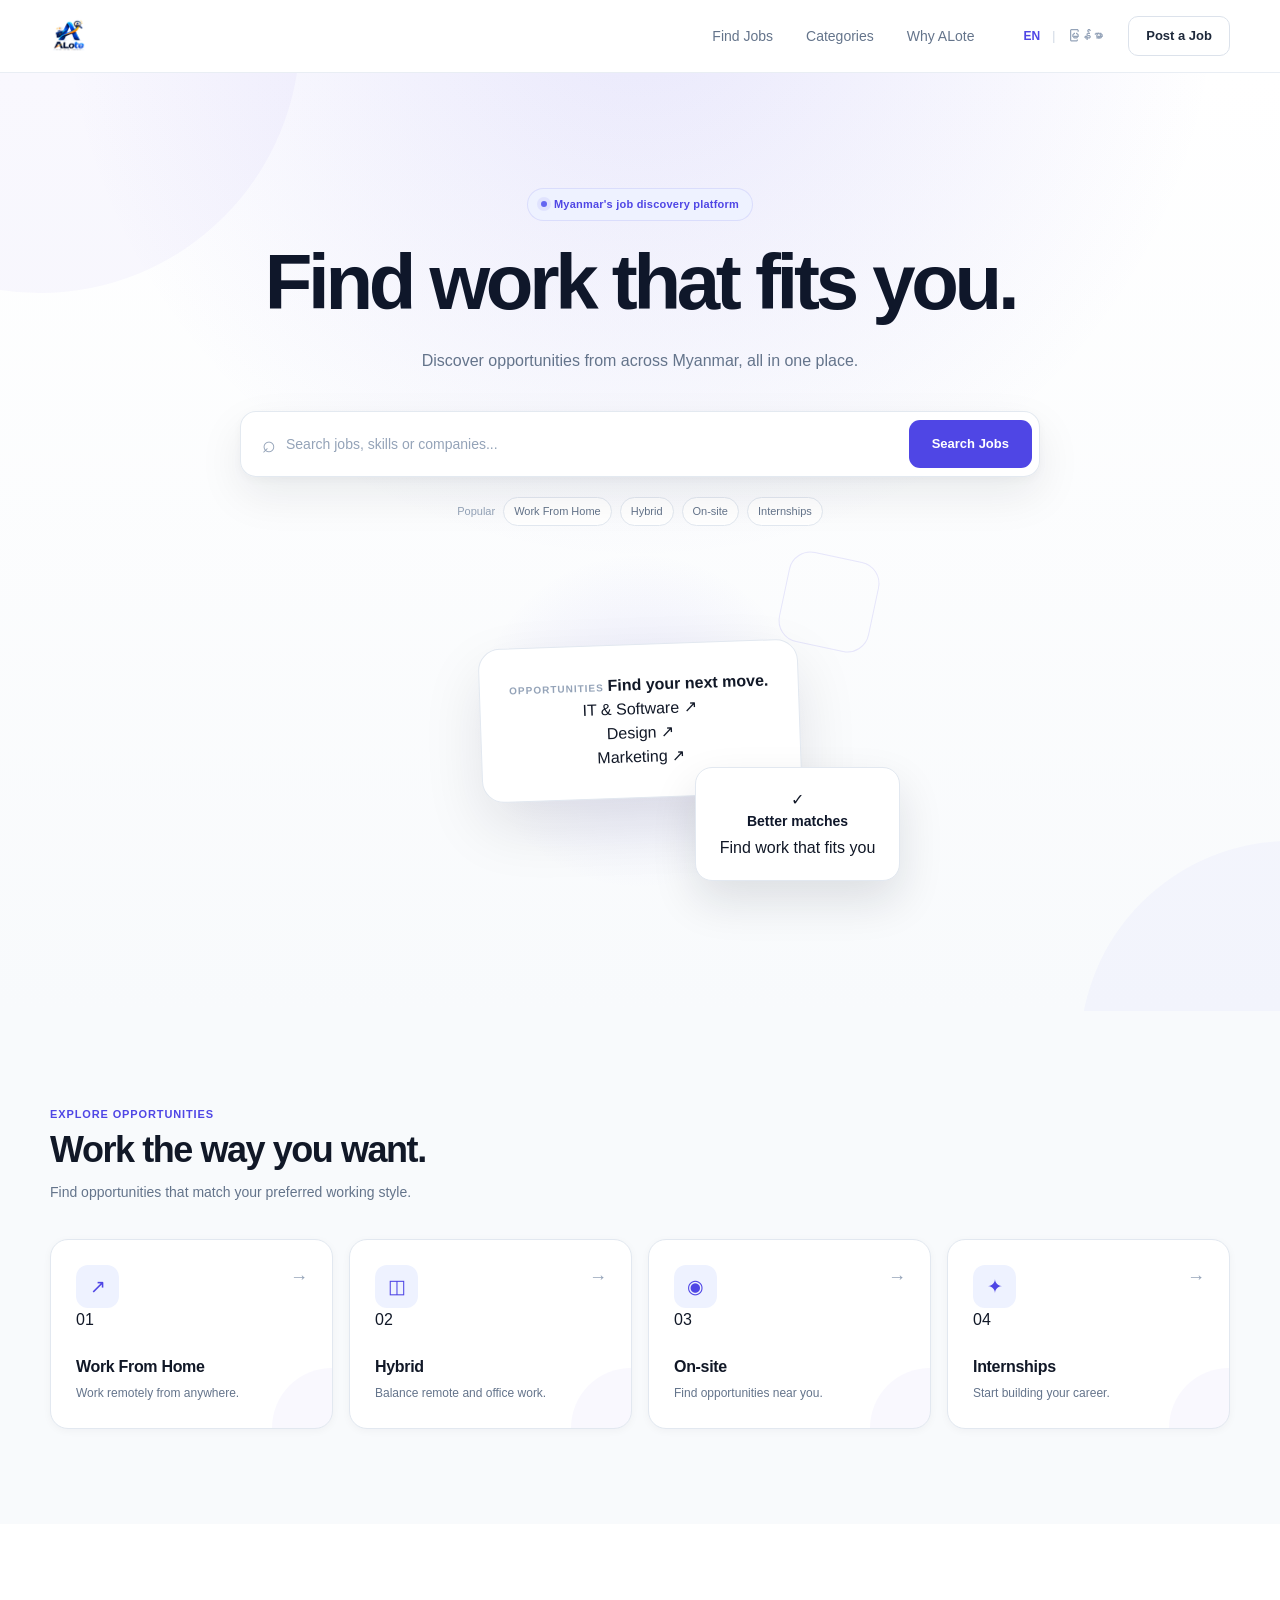
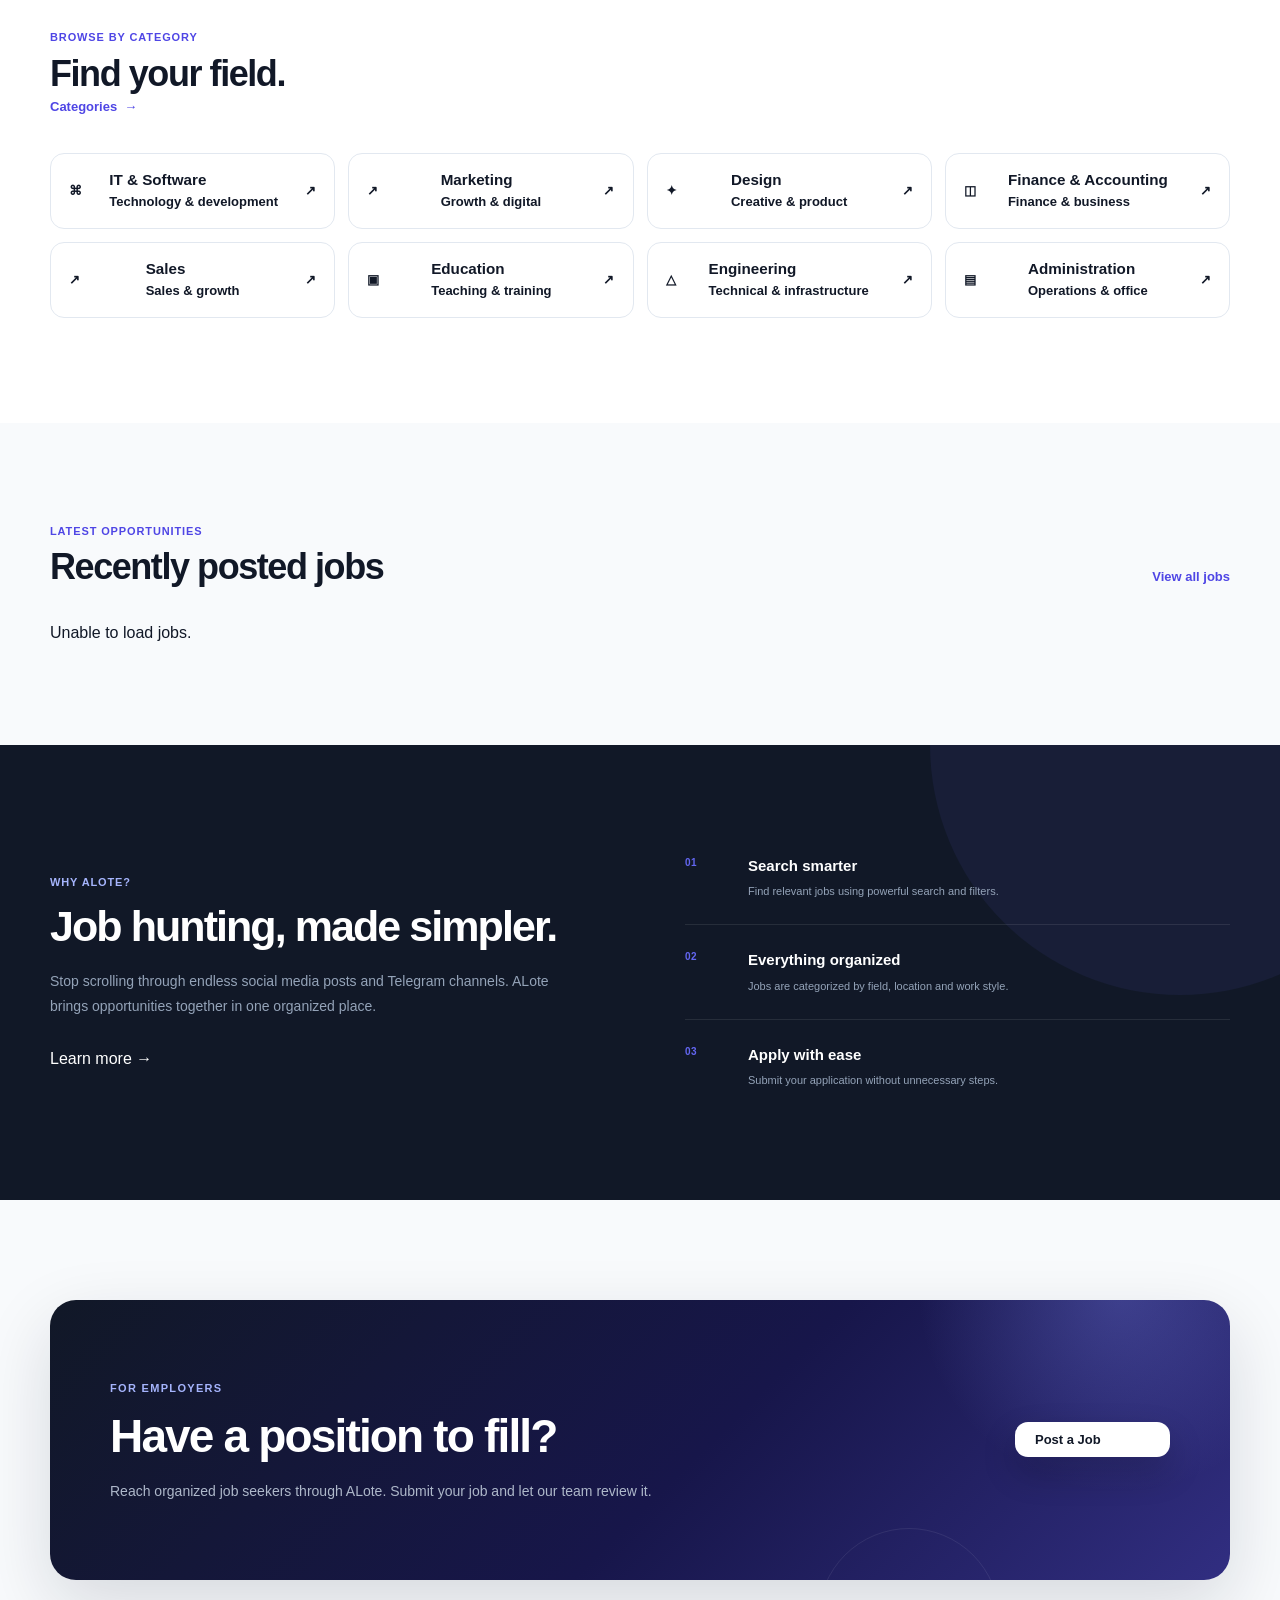
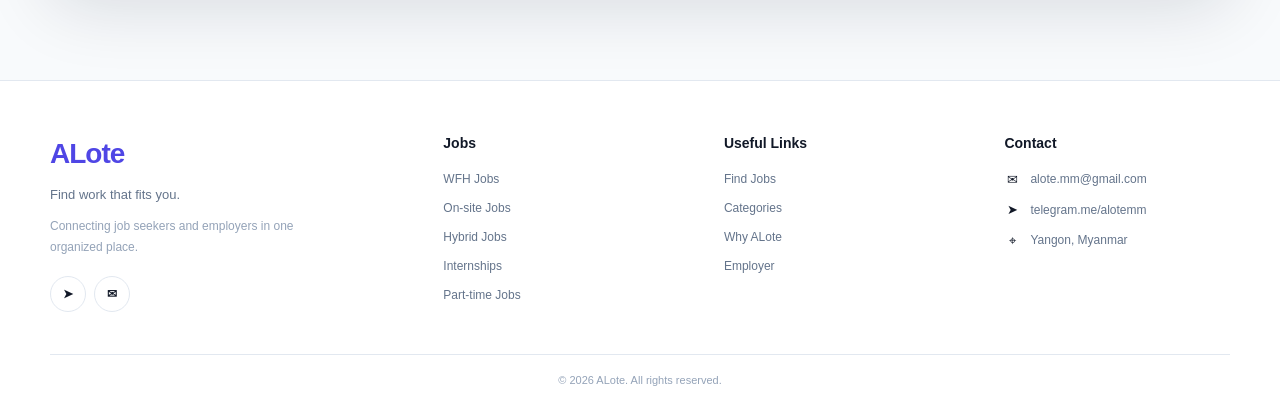
<file: frontend/index.html>
<!DOCTYPE html>
<html lang="en">

<head>

    <meta charset="UTF-8">

    <meta
        name="viewport"
        content="width=device-width, initial-scale=1.0"
    >

    <meta
        name="description"
        content="ALote — Find jobs and opportunities that fit you."
    >

    <meta
        name="theme-color"
        content="#4f46e5"
    >
    <!-- Facebook / Social Media Preview -->
    
    <meta property="og:title" content="ALote — Find Work That Fits You">
    
    <meta property="og:description" content="Discover job opportunities across Myanmar, all in one place.">
    
    <meta property="og:type" content="website">
    
    <meta property="og:url" content="https://www.alotemm.com/">
    
    <meta property="og:image" content="https://www.alotemm.com/assets/logo/alote-social-preview.png?v=2">
    
    <meta property="og:image:width" content="1200">
    <meta property="og:image:height" content="630">
    <title>ALote — Find Work That Fits You</title>


    <!-- ==================================================
         STYLES
    ================================================== -->

    <link
        rel="stylesheet"
        href="css/global.css"
    >

    <link
        rel="stylesheet"
        href="css/home.css"
    >

</head>


<body>


<!-- ==================================================
     NAVIGATION
================================================== -->

<header class="navbar">

    <div class="container navbar-container">


        <!-- LOGO -->

        <a
            href="index.html"
            class="logo"
            aria-label="ALote Home"
        >

            <img
                src="assets/logo/ALotelogo.png"
                alt="ALote"
                class="logo-image"
            >

        </a>



        <!-- DESKTOP NAVIGATION -->

        <nav
            class="nav-links"
            aria-label="Main navigation"
        >

            <a
                href="jobs.html"
                data-i18n="findJobs"
            >
                Find Jobs
            </a>

            <a
                href="categories.html"
                data-i18n="categories"
            >
                Categories
            </a>

            <a
                href="whyalote.html"
                data-i18n="whyAlote"
            >
                Why ALote
            </a>

        </nav>



        <!-- LANGUAGE -->

        <div class="language-switcher">

            <button
                class="language-button active"
                data-lang="en"
                type="button"
            >
                EN
            </button>

            <span>|</span>

            <button
                class="language-button"
                data-lang="my"
                type="button"
            >
                မြန်မာ
            </button>

        </div>



        <!-- POST A JOB -->

        <a
            href="employer.html"
            class="employer-link"
            data-i18n="postJob"
        >
            Post a Job
        </a>



        <!-- MOBILE MENU -->

        <button
            class="mobile-menu-button"
            id="mobileMenuButton"
            type="button"
            aria-label="Open menu"
            aria-expanded="false"
            aria-controls="mobileMenu"
        >

            <span></span>
            <span></span>
            <span></span>

        </button>

    </div>



    <!-- ==================================================
         MOBILE NAVIGATION
    ================================================== -->

    <div
        class="mobile-menu"
        id="mobileMenu"
    >

        <nav
            class="mobile-nav-links"
            aria-label="Mobile navigation"
        >

            <a
                href="jobs.html"
                data-i18n="findJobs"
            >
                Find Jobs
            </a>

            <a
                href="categories.html"
                data-i18n="categories"
            >
                Categories
            </a>

            <a
                href="whyalote.html"
                data-i18n="whyAlote"
            >
                Why ALote
            </a>

        </nav>


        <div class="mobile-menu-divider"></div>


        <div class="mobile-language">

            <button
                class="language-button active"
                data-lang="en"
                type="button"
            >
                EN
            </button>

            <span>|</span>

            <button
                class="language-button"
                data-lang="my"
                type="button"
            >
                မြန်မာ
            </button>

        </div>


        <a
            href="employer.html"
            class="mobile-employer-link"
            data-i18n="postJob"
        >
            Post a Job
        </a>

    </div>

</header>



<!-- ==================================================
     MAIN
================================================== -->

<main>


<!-- ==================================================
     HERO
================================================== -->

<section class="hero">

    <div class="container hero-container">


        <div class="hero-content">


            <!-- HERO BADGE -->

            <span
                class="hero-badge"
                data-i18n="heroBadge"
            >
                Myanmar's job discovery platform
            </span>



            <!-- HERO TITLE -->

            <h1 data-i18n="heroTitle">
                Find work that fits you.
            </h1>



            <!-- DESCRIPTION -->

            <p
                class="hero-description"
                data-i18n="heroDescription"
            >
                Discover opportunities from across Myanmar,
                all in one place.
            </p>



            <!-- ==================================================
                 SEARCH
            ================================================== -->

            <form
                class="search-box"
                id="searchForm"
                role="search"
            >

                <div class="search-input-container">

                    <span
                        class="search-icon"
                        aria-hidden="true"
                    >
                        ⌕
                    </span>


                    <input
                        type="text"
                        id="jobSearch"
                        name="search"
                        data-i18n-placeholder="searchPlaceholder"
                        placeholder="Search jobs, skills or companies..."
                        autocomplete="off"
                        aria-label="Search jobs"
                    >

                </div>


                <button
                    type="submit"
                    class="hero-search-button"
                    data-i18n="searchButton"
                >
                    Search Jobs
                </button>

            </form>



            <!-- ==================================================
                 POPULAR SEARCHES
            ================================================== -->

            <div class="quick-filters">

                <span
                    class="popular-label"
                    data-i18n="popular"
                >
                    Popular
                </span>


                <a
                    href="jobs.html?mode=wfh"
                    class="quick-filter"
                    data-i18n="workFromHome"
                >
                    Work From Home
                </a>


                <a
                    href="jobs.html?mode=hybrid"
                    class="quick-filter"
                    data-i18n="hybrid"
                >
                    Hybrid
                </a>


                <a
                    href="jobs.html?mode=onsite"
                    class="quick-filter"
                    data-i18n="onsite"
                >
                    On-site
                </a>


                <a
                    href="jobs.html?mode=internship"
                    class="quick-filter"
                    data-i18n="internships"
                >
                    Internships
                </a>

            </div>

        </div>



        <!-- ==================================================
             HERO VISUAL
        ================================================== -->

        <div
            class="hero-visual"
            aria-hidden="true"
        >

            <div class="hero-orb hero-orb-one"></div>

            <div class="hero-orb hero-orb-two"></div>



            <!-- MAIN FLOATING CARD -->

            <div
                class="hero-floating-card hero-card-main"
            >

                <span class="hero-card-label">
                    OPPORTUNITIES
                </span>


                <strong>
                    Find your next move.
                </strong>


                <div class="hero-card-line"></div>


                <div class="hero-mini-row">

                    <span>
                        IT &amp; Software
                    </span>

                    <span>
                        ↗
                    </span>

                </div>


                <div class="hero-mini-row">

                    <span>
                        Design
                    </span>

                    <span>
                        ↗
                    </span>

                </div>


                <div class="hero-mini-row">

                    <span>
                        Marketing
                    </span>

                    <span>
                        ↗
                    </span>

                </div>

            </div>



            <!-- SMALL FLOATING CARD -->

            <div
                class="hero-floating-card hero-card-small"
            >

                <span class="hero-check">
                    ✓
                </span>


                <div>

                    <strong>
                        Better matches
                    </strong>

                    <span>
                        Find work that fits you
                    </span>

                </div>

            </div>

        </div>

    </div>

</section>



<!-- ==================================================
     WORK MODES
================================================== -->

<section class="work-modes-section">

    <div class="container">


        <div class="section-heading">

            <span
                class="section-label"
                data-i18n="exploreOpportunities"
            >
                Explore opportunities
            </span>


            <h2 data-i18n="workStyleTitle">
                Work the way you want.
            </h2>


            <p data-i18n="workStyleDescription">
                Find opportunities that match your preferred
                working style.
            </p>

        </div>



        <div class="work-mode-grid">


            <!-- WFH -->

            <a
                href="jobs.html?mode=wfh"
                class="work-mode-card"
            >

                <div class="mode-card-top">

                    <div class="mode-icon">
                        ↗
                    </div>

                    <span class="mode-number">
                        01
                    </span>

                </div>


                <div>

                    <h3 data-i18n="workFromHome">
                        Work From Home
                    </h3>

                    <p data-i18n="workFromHomeDescription">
                        Work remotely from anywhere.
                    </p>

                </div>


                <span class="arrow">
                    →
                </span>

            </a>



            <!-- HYBRID -->

            <a
                href="jobs.html?mode=hybrid"
                class="work-mode-card"
            >

                <div class="mode-card-top">

                    <div class="mode-icon">
                        ◫
                    </div>

                    <span class="mode-number">
                        02
                    </span>

                </div>


                <div>

                    <h3 data-i18n="hybrid">
                        Hybrid
                    </h3>

                    <p data-i18n="hybridDescription">
                        Balance remote and office work.
                    </p>

                </div>


                <span class="arrow">
                    →
                </span>

            </a>



            <!-- ON-SITE -->

            <a
                href="jobs.html?mode=onsite"
                class="work-mode-card"
            >

                <div class="mode-card-top">

                    <div class="mode-icon">
                        ◉
                    </div>

                    <span class="mode-number">
                        03
                    </span>

                </div>


                <div>

                    <h3 data-i18n="onsite">
                        On-site
                    </h3>

                    <p data-i18n="onsiteDescription">
                        Find opportunities near you.
                    </p>

                </div>


                <span class="arrow">
                    →
                </span>

            </a>



            <!-- INTERNSHIP -->

            <a
                href="jobs.html?mode=internship"
                class="work-mode-card"
            >

                <div class="mode-card-top">

                    <div class="mode-icon">
                        ✦
                    </div>

                    <span class="mode-number">
                        04
                    </span>

                </div>


                <div>

                    <h3 data-i18n="internships">
                        Internships
                    </h3>

                    <p data-i18n="internshipsDescription">
                        Start building your career.
                    </p>

                </div>


                <span class="arrow">
                    →
                </span>

            </a>

        </div>

    </div>

</section>



<!-- ==================================================
     CATEGORIES
================================================== -->

<section
    class="categories-section"
    id="categories"
>

    <div class="container">


        <div class="section-heading section-heading-row">

            <div>

                <span
                    class="section-label"
                    data-i18n="browseByCategory"
                >
                    Browse by category
                </span>


                <h2 data-i18n="categoryTitle">
                    Find your field.
                </h2>

            </div>


            <a
                href="categories.html"
                class="section-link"
            >

                <span data-i18n="categories">
                    Categories
                </span>

                <span>
                    →
                </span>

            </a>

        </div>



        <div class="category-grid">


            <a
                href="jobs.html?category=it-software"
                class="category-card"
            >

                <span class="category-icon">
                    ⌘
                </span>

                <div>

                    <h3 data-i18n="itSoftware">
                        IT &amp; Software
                    </h3>

                    <p data-i18n="itSoftwareDescription">
                        Technology &amp; development
                    </p>

                </div>

                <span class="category-arrow">
                    ↗
                </span>

            </a>


            <a
                href="jobs.html?category=marketing"
                class="category-card"
            >

                <span class="category-icon">
                    ↗
                </span>

                <div>

                    <h3 data-i18n="marketing">
                        Marketing
                    </h3>

                    <p data-i18n="marketingDescription">
                        Growth &amp; digital
                    </p>

                </div>

                <span class="category-arrow">
                    ↗
                </span>

            </a>


            <a
                href="jobs.html?category=design"
                class="category-card"
            >

                <span class="category-icon">
                    ✦
                </span>

                <div>

                    <h3 data-i18n="design">
                        Design
                    </h3>

                    <p data-i18n="designDescription">
                        Creative &amp; product
                    </p>

                </div>

                <span class="category-arrow">
                    ↗
                </span>

            </a>


            <a
                href="jobs.html?category=finance"
                class="category-card"
            >

                <span class="category-icon">
                    ◫
                </span>

                <div>

                    <h3 data-i18n="financeAccounting">
                        Finance &amp; Accounting
                    </h3>

                    <p data-i18n="financeDescription">
                        Finance &amp; business
                    </p>

                </div>

                <span class="category-arrow">
                    ↗
                </span>

            </a>


            <a
                href="jobs.html?category=sales"
                class="category-card"
            >

                <span class="category-icon">
                    ↗
                </span>

                <div>

                    <h3 data-i18n="sales">
                        Sales
                    </h3>

                    <p data-i18n="salesDescription">
                        Sales &amp; growth
                    </p>

                </div>

                <span class="category-arrow">
                    ↗
                </span>

            </a>


            <a
                href="jobs.html?category=education"
                class="category-card"
            >

                <span class="category-icon">
                    ▣
                </span>

                <div>

                    <h3 data-i18n="education">
                        Education
                    </h3>

                    <p data-i18n="educationDescription">
                        Teaching &amp; training
                    </p>

                </div>

                <span class="category-arrow">
                    ↗
                </span>

            </a>


            <a
                href="jobs.html?category=engineering"
                class="category-card"
            >

                <span class="category-icon">
                    △
                </span>

                <div>

                    <h3 data-i18n="engineering">
                        Engineering
                    </h3>

                    <p data-i18n="engineeringDescription">
                        Technical &amp; infrastructure
                    </p>

                </div>

                <span class="category-arrow">
                    ↗
                </span>

            </a>


            <a
                href="jobs.html?category=administration"
                class="category-card"
            >

                <span class="category-icon">
                    ▤
                </span>

                <div>

                    <h3 data-i18n="administration">
                        Administration
                    </h3>

                    <p data-i18n="administrationDescription">
                        Operations &amp; office
                    </p>

                </div>

                <span class="category-arrow">
                    ↗
                </span>

            </a>

        </div>

    </div>

</section>



<!-- ==================================================
     LATEST JOBS
================================================== -->

<section class="latest-jobs">

    <div class="container">

        <div class="section-header">

            <div>

                <span class="section-label" data-i18n="latestOpportunities">
                    Latest opportunities
                </span>

                <h2 data-i18n="recentlyPostedJobs">
                    Recently posted jobs
                </h2>

            </div>

            <a href="jobs.html" class="view-all" data-i18n="viewAllJobs">
                View all jobs →
            </a>

        </div>

        <div class="job-grid" id="latestJobsGrid">
        </div>

    </div>

</section>



<!-- ==================================================
     WHY ALOTE
================================================== -->

<section
    class="why-alote"
    id="why-alote"
>

    <div class="container why-container">


        <div class="why-content">

            <span
                class="section-label"
                data-i18n="whyAloteLabel"
            >
                Why ALote?
            </span>


            <h2 data-i18n="whyAloteTitle">
                Job hunting, made simpler.
            </h2>


            <p data-i18n="whyAloteDescription">
                Stop scrolling through endless social media posts
                and Telegram channels. ALote brings opportunities
                together in one organized place.
            </p>


            <a
                href="whyalote.html"
                class="explore-jobs-button"
            >

                <span data-i18n="learnMore">
                    Learn more
                </span>

                <span
                    class="explore-arrow"
                    aria-hidden="true"
                >
                    →
                </span>

            </a>

        </div>



        <div class="benefits">


            <div class="benefit">

                <span class="benefit-number">
                    01
                </span>

                <div>

                    <h3 data-i18n="searchSmarter">
                        Search smarter
                    </h3>

                    <p data-i18n="searchSmarterDescription">
                        Find relevant jobs using powerful
                        search and filters.
                    </p>

                </div>

            </div>


            <div class="benefit">

                <span class="benefit-number">
                    02
                </span>

                <div>

                    <h3 data-i18n="everythingOrganized">
                        Everything organized
                    </h3>

                    <p data-i18n="everythingOrganizedDescription">
                        Jobs are categorized by field,
                        location and work style.
                    </p>

                </div>

            </div>


            <div class="benefit">

                <span class="benefit-number">
                    03
                </span>

                <div>

                    <h3 data-i18n="applyWithEase">
                        Apply with ease
                    </h3>

                    <p data-i18n="applyWithEaseDescription">
                        Submit your application without
                        unnecessary steps.
                    </p>

                </div>

            </div>

        </div>

    </div>

</section>



<!-- ==================================================
     EMPLOYER CTA
================================================== -->

<section class="home-employer-cta">

    <div class="container">

        <div class="home-employer-card">


            <div class="home-employer-content">

                <span
                    class="section-label"
                    data-i18n="employerCtaLabel"
                >
                    FOR EMPLOYERS
                </span>


                <h2 data-i18n="employerCtaTitle">
                    Have a position to fill?
                </h2>


                <p data-i18n="employerCtaDescription">
                    Reach organized job seekers through ALote.
                    Submit your job and let our team review it.
                </p>

            </div>


            <a
                href="employer.html"
                class="home-employer-button"
                data-i18n="postJob"
            >
                Post a Job

                <span aria-hidden="true">
                    →
                </span>

            </a>

        </div>

    </div>

</section>


</main>



<!-- ==================================================
     FOOTER
================================================== -->

<footer class="footer">

    <div class="container footer-container">


        <!-- Brand -->

        <div class="footer-brand">

            <a
                href="index.html"
                class="footer-logo"
            >
                ALote
            </a>


            <p class="footer-tagline">

                <span data-i18n="footerTagline">
                    Find work that fits you.
                </span>

            </p>


            <p
                class="footer-description"
                data-i18n="footerDescription"
            >
                Connecting job seekers and employers
                in one organized place.
            </p>


            <div class="footer-socials">

                <a
                    href="https://telegram.me/alotemm"
                    aria-label="Telegram"
                >
                    ➤
                </a>

                <a
                    href="https://mail.google.com/mail/?view=cm&fs=1&to=alote.mm@gmail.com&su=Contact%20ALote"
                    aria-label="Email"
                >
                    ✉
                </a>

            </div>

        </div>



        <!-- Job Categories -->

        <div class="footer-column">

            <h3 data-i18n="footerJobs">
                Jobs
            </h3>


            <a
                href="jobs.html?mode=wfh"
                data-i18n="footerWfh"
            >
                WFH Jobs
            </a>


            <a
                href="jobs.html?mode=onsite"
                data-i18n="footerOnsite"
            >
                On-site Jobs
            </a>


            <a
                href="jobs.html?mode=hybrid"
                data-i18n="footerHybrid"
            >
                Hybrid Jobs
            </a>


            <a
                href="jobs.html?mode=internship"
                data-i18n="footerInternship"
            >
                Internships
            </a>


            <a
                href="jobs.html?mode=part-time"
                data-i18n="footerPartTime"
            >
                Part-time Jobs
            </a>

        </div>



        <!-- Useful Links -->

        <div class="footer-column">

            <h3 data-i18n="footerLinks">
                Useful Links
            </h3>


            <a
                href="jobs.html"
                data-i18n="findJobs"
            >
                Find Jobs
            </a>


            <a
                href="categories.html"
                data-i18n="categories"
            >
                Categories
            </a>


            <a
                href="whyalote.html"
                data-i18n="whyAlote"
            >
                Why ALote
            </a>


            <a
                href="employer.html"
                data-i18n="employer"
            >
                Employer
            </a>

        </div>



        <!-- Contact -->

        <div class="footer-column footer-contact">

            <h3 data-i18n="footerContact">
                Contact
            </h3>


            <a
                href="https://mail.google.com/mail/?view=cm&fs=1&to=alote.mm@gmail.com&su=Contact%20ALote"
                target="_blank"
                rel="noopener noreferrer"
            >
                <span class="contact-icon">
                    ✉
                </span>

                alote.mm@gmail.com
            </a>


            <a
                href="https://telegram.me/alotemm"
                target="_blank"
                rel="noopener noreferrer"
            >
                <span class="contact-icon">
                    ➤
                </span>

                telegram.me/alotemm
            </a>

            <a href="#">

                <span class="contact-icon">
                    ⌖
                </span>

                Yangon, Myanmar

            </a>

        </div>

    </div>


    <div class="footer-bottom container">

        <p
            class="copyright"
            data-i18n="copyright"
        >
            © 2026 ALote. All rights reserved.
        </p>

    </div>

</footer>



<!-- ==================================================
     SCRIPTS
================================================== -->
<script src="js/config.js"></script>
<script src="js/visitor-tracking.js"></script>

<script src="js/home.js"></script>

<script src="js/mobile-nav.js"></script>


</body>

</html>
</file>
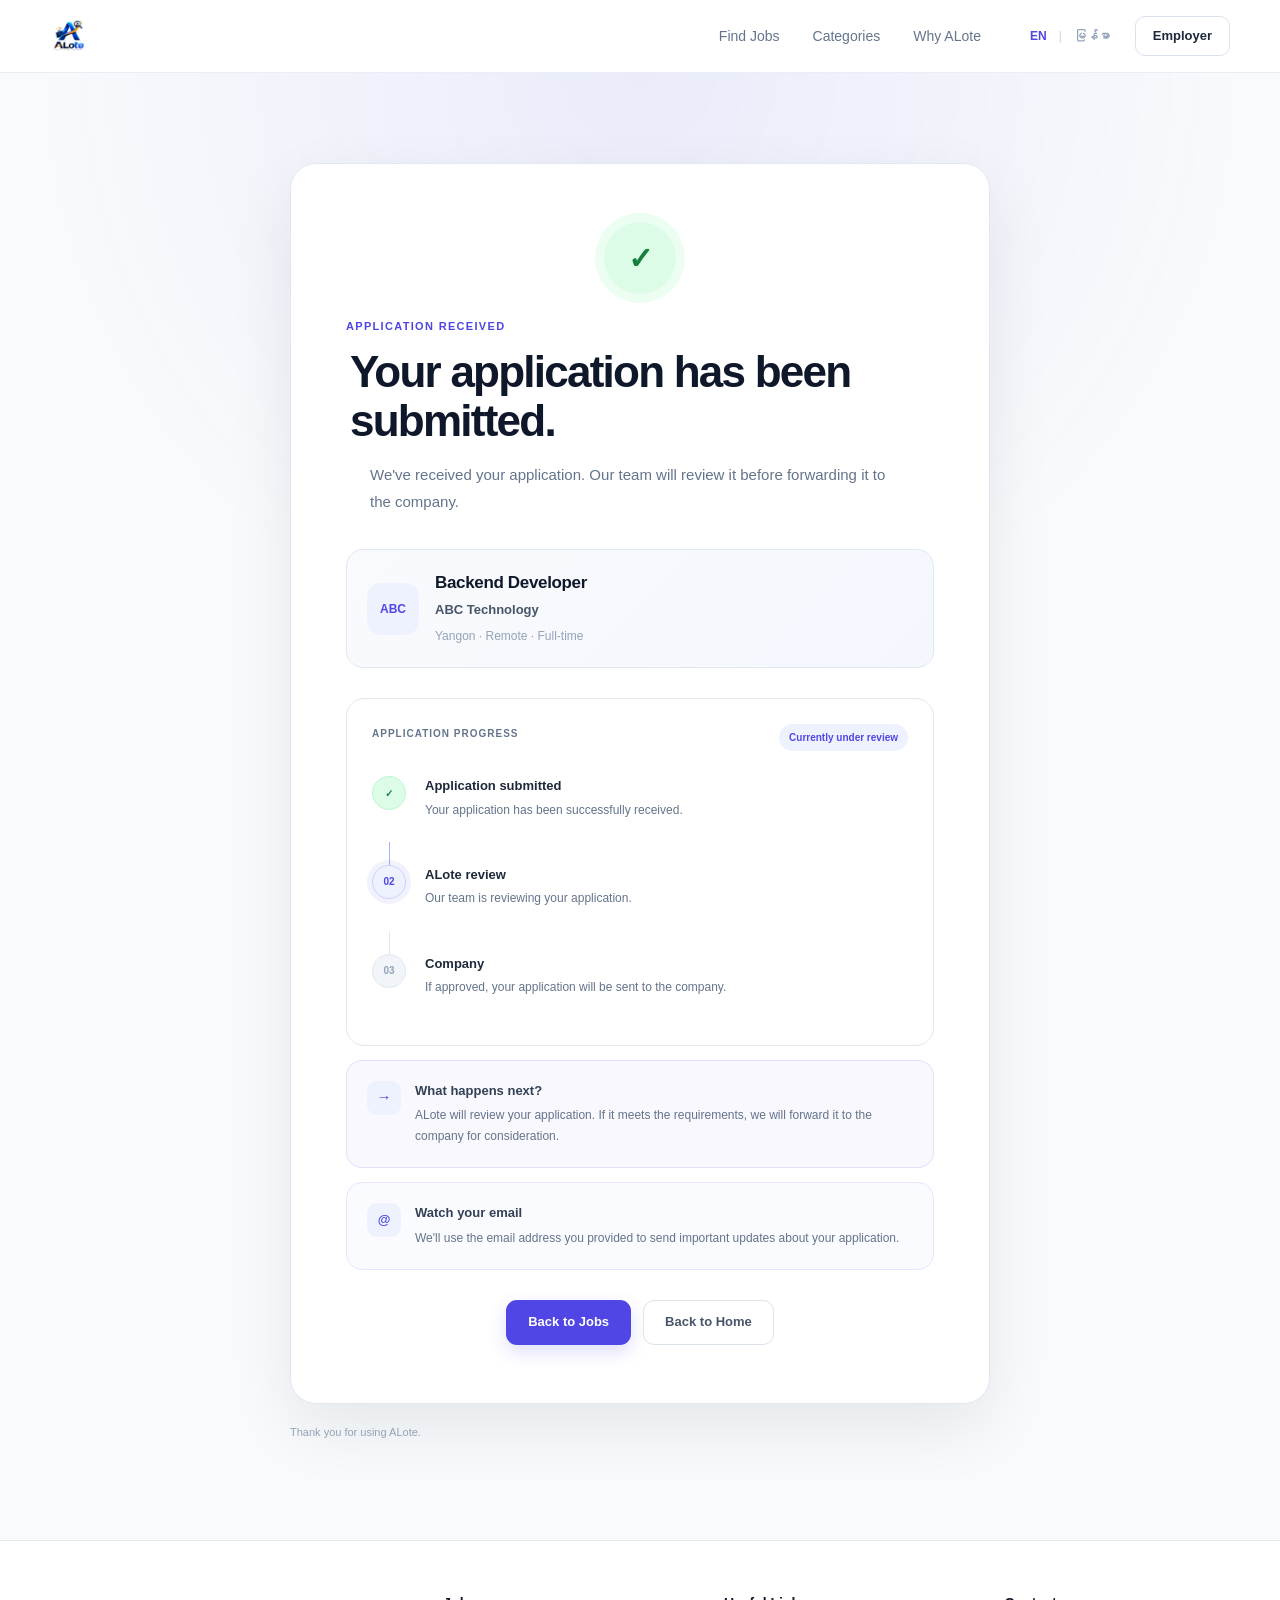
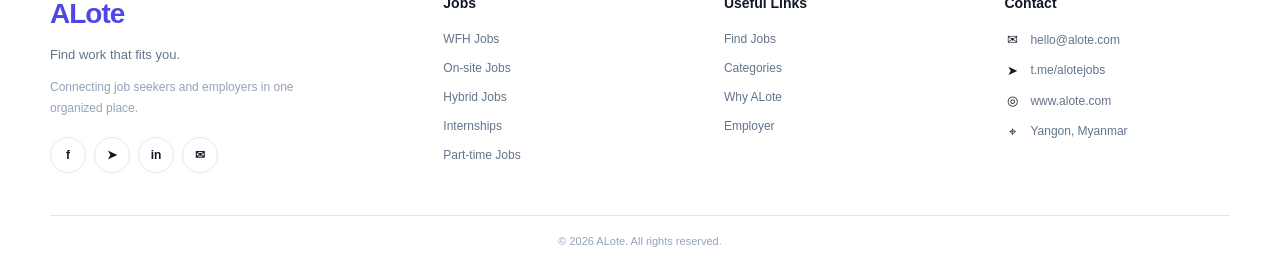
<file: frontend/application-success.html>
<!DOCTYPE html>
<html lang="en">

<head>

    <meta charset="UTF-8">

    <meta
        name="viewport"
        content="width=device-width, initial-scale=1.0"
    >

    <title>Application Received | ALote</title>


    <!-- Global CSS -->

    <link
        rel="stylesheet"
        href="css/global.css"
    >


    <!-- Page CSS -->

    <link
        rel="stylesheet"
        href="css/application-success.css"
    >

</head>


<body>


<header class="navbar">

    <div class="container navbar-container">

        <!-- LOGO -->

        <a href="index.html" class="logo">

            <img
                src="assets/logo/ALotelogo.png"
                alt="ALote"
                class="logo-image"
            >

        </a>


        <!-- DESKTOP NAVIGATION -->

        <nav class="nav-links">

            <a
                href="jobs.html"
                data-i18n="findJobs"
            >
                Find Jobs
            </a>

            <a
                href="categories.html"
                data-i18n="categories"
            >
                Categories
            </a>

            <a
                href="whyalote.html"
                data-i18n="whyAlote"
            >
                Why ALote
            </a>

        </nav>


        <!-- DESKTOP LANGUAGE -->

        <div class="language-switcher">

            <button
                class="language-button active"
                data-lang="en"
            >
                EN
            </button>

            <span>|</span>

            <button
                class="language-button"
                data-lang="my"
            >
                မြန်မာ
            </button>

        </div>


        <!-- DESKTOP EMPLOYER -->

        <a
            href="employer.html"
            class="employer-link"
            data-i18n="employer"
        >
            Post a Job
        </a>


        <!-- MOBILE MENU BUTTON -->

        <button
            class="mobile-menu-button"
            id="mobileMenuButton"
            type="button"
            aria-label="Open menu"
            aria-expanded="false"
        >

            <span></span>
            <span></span>
            <span></span>

        </button>

    </div>


    <!-- MOBILE MENU -->

    <div
        class="mobile-menu"
        id="mobileMenu"
    >

        <nav class="mobile-nav-links">

            <a
                href="jobs.html"
                data-i18n="findJobs"
            >
                Find Jobs
            </a>

            <a
                href="categories.html"
                data-i18n="categories"
            >
                Categories
            </a>

            <a
                href="whyalote.html"
                data-i18n="whyAlote"
            >
                Why ALote
            </a>

        </nav>


        <div class="mobile-menu-divider"></div>


        <div class="mobile-language">

            <button
                class="language-button active"
                data-lang="en"
            >
                EN
            </button>

            <span>|</span>

            <button
                class="language-button"
                data-lang="my"
            >
                မြန်မာ
            </button>

        </div>


        <a
            href="employer.html"
            class="mobile-employer-link"
            data-i18n="postJob"
        >
            Post a Job
        </a>

    </div>

</header>



<!-- ==================================================
     SUCCESS PAGE
================================================== -->

<main class="success-page">

    <div class="container success-container">


        <!-- ==================================================
             SUCCESS CARD
        ================================================== -->

        <section class="success-card">


            <!-- Success Icon -->

            <div class="success-icon">

                <span>
                    ✓
                </span>

            </div>



            <!-- Eyebrow -->

            <span
                class="success-label"
                data-i18n="applicationReceived"
            >
                APPLICATION RECEIVED
            </span>



            <!-- Main Title -->

            <h1
                data-i18n="successTitle"
            >
                Your application has been submitted.
            </h1>



            <!-- Description -->

            <p
                class="success-description"
                data-i18n="successDescription"
            >
                We've received your application.
                Our team will review it before
                forwarding it to the company.
            </p>



            <!-- ==================================================
                 JOB SUMMARY
            ================================================== -->

            <div class="success-job">


                <div class="company-avatar">
                    ABC
                </div>


                <div class="success-job-info">

                    <h2 id="jobTitle">
                        Backend Developer
                    </h2>


                    <p id="companyName">
                        ABC Technology
                    </p>


                    <span id="jobMeta">
                        Yangon · Remote · Full-time
                    </span>

                </div>

            </div>



            <!-- ==================================================
                 APPLICATION PROGRESS
            ================================================== -->

            <div class="application-progress">


                <div class="progress-heading">

                    <span
                        class="section-label"
                        data-i18n="applicationProgress"
                    >
                        APPLICATION PROGRESS
                    </span>


                    <span
                        class="progress-status"
                        data-i18n="currentStatus"
                    >
                        Currently under review
                    </span>

                </div>



                <div class="progress-timeline">


                    <!-- STEP 1 -->

                    <div class="timeline-step completed">

                        <div class="timeline-marker">

                            <span>
                                ✓
                            </span>

                        </div>


                        <div class="timeline-content">

                            <strong
                                data-i18n="submittedTitle"
                            >
                                Application submitted
                            </strong>


                            <p
                                data-i18n="submittedDescription"
                            >
                                Your application has been successfully received.
                            </p>

                        </div>

                    </div>



                    <!-- Connector -->

                    <div class="timeline-line active"></div>



                    <!-- STEP 2 -->

                    <div class="timeline-step current">

                        <div class="timeline-marker">

                            <span>
                                02
                            </span>

                        </div>


                        <div class="timeline-content">

                            <strong
                                data-i18n="reviewTitle"
                            >
                                ALote review
                            </strong>


                            <p
                                data-i18n="reviewDescription"
                            >
                                Our team is reviewing your application.
                            </p>

                        </div>

                    </div>



                    <!-- Connector -->

                    <div class="timeline-line"></div>



                    <!-- STEP 3 -->

                    <div class="timeline-step">

                        <div class="timeline-marker">

                            <span>
                                03
                            </span>

                        </div>


                        <div class="timeline-content">

                            <strong
                                data-i18n="companyTitle"
                            >
                                Company
                            </strong>


                            <p
                                data-i18n="companyDescription"
                            >
                                If approved, your application will be sent to the company.
                            </p>

                        </div>

                    </div>

                </div>

            </div>



            <!-- ==================================================
                 WHAT HAPPENS NEXT
            ================================================== -->

            <div class="next-step-card">


                <div class="next-step-icon">
                    →
                </div>


                <div class="next-step-content">

                    <strong
                        data-i18n="nextStepTitle"
                    >
                        What happens next?
                    </strong>


                    <p
                        data-i18n="nextStepDescription"
                    >
                        ALote will review your application.
                        If it meets the requirements, we will
                        forward it to the company for consideration.
                    </p>

                </div>

            </div>



            <!-- ==================================================
                 EMAIL NOTICE
            ================================================== -->

            <div class="email-notice">


                <div class="email-icon">
                    @
                </div>


                <div class="email-content">

                    <strong
                        data-i18n="emailTitle"
                    >
                        Watch your email
                    </strong>


                    <p
                        data-i18n="emailDescription"
                    >
                        We'll use the email address you provided
                        to send important updates about your application.
                    </p>

                </div>

            </div>



            <!-- ==================================================
                ACTIONS
            ================================================== -->

            <div class="success-actions">

                <a
                    href="jobs.html"
                    class="primary-button"
                    data-i18n="backToJobs"
                >
                    Back to Jobs
                </a>

                <a
                    href="index.html"
                    class="secondary-button"
                    data-i18n="backHome"
                >
                    Back to Home
                </a>

            </div>

            

        </section>



        <!-- Small message -->

        <p
            class="success-footer"
            data-i18n="thankYou"
        >
            Thank you for using ALote.
        </p>

    </div>

</main>



<!-- ==================================================
     FOOTER
================================================== -->

<footer class="footer">

    <div class="container footer-container">


        <!-- Brand -->

        <div class="footer-brand">


            <a
                href="index.html"
                class="footer-logo"
            >
                ALote
            </a>


            <p class="footer-tagline">

                <span data-i18n="footerTagline">
                    Find work that fits you.
                </span>

            </p>


            <p
                class="footer-description"
                data-i18n="footerDescription"
            >
                Connecting job seekers and employers
                in one organized place.
            </p>


            <div class="footer-socials">

                <a
                    href="#"
                    aria-label="Facebook"
                >
                    f
                </a>


                <a
                    href="#"
                    aria-label="Telegram"
                >
                    ➤
                </a>


                <a
                    href="#"
                    aria-label="LinkedIn"
                >
                    in
                </a>


                <a
                    href="#"
                    aria-label="Email"
                >
                    ✉
                </a>

            </div>

        </div>



        <!-- Jobs -->

        <div class="footer-column">

            <h3 data-i18n="footerJobs">
                Jobs
            </h3>


            <a
                href="jobs.html?mode=wfh"
                data-i18n="footerWfh"
            >
                WFH Jobs
            </a>


            <a
                href="jobs.html?mode=onsite"
                data-i18n="footerOnsite"
            >
                On-site Jobs
            </a>


            <a
                href="jobs.html?mode=hybrid"
                data-i18n="footerHybrid"
            >
                Hybrid Jobs
            </a>


            <a
                href="jobs.html?mode=internship"
                data-i18n="footerInternship"
            >
                Internships
            </a>


            <a
                href="jobs.html?mode=part-time"
                data-i18n="footerPartTime"
            >
                Part-time Jobs
            </a>

        </div>



        <!-- Useful Links -->

        <div class="footer-column">

            <h3 data-i18n="footerLinks">
                Useful Links
            </h3>


            <a
                href="jobs.html"
                data-i18n="findJobs"
            >
                Find Jobs
            </a>


            <a
                href="categories.html"
                data-i18n="categories"
            >
                Categories
            </a>


            <a
                href="whyalote.html"
                data-i18n="whyAlote"
            >
                Why ALote
            </a>


            <a
                href="employer.html"
                data-i18n="employer"
            >
                Employer
            </a>

        </div>



        <!-- Contact -->

        <div class="footer-column footer-contact">

            <h3 data-i18n="footerContact">
                Contact
            </h3>


            <a href="mailto:hello@alote.com">

                <span class="contact-icon">
                    ✉
                </span>

                hello@alote.com

            </a>


            <a href="#">

                <span class="contact-icon">
                    ➤
                </span>

                t.me/alotejobs

            </a>


            <a href="#">

                <span class="contact-icon">
                    ◎
                </span>

                www.alote.com

            </a>


            <a href="#">

                <span class="contact-icon">
                    ⌖
                </span>

                Yangon, Myanmar

            </a>

        </div>

    </div>



    <!-- Footer Bottom -->

    <div class="footer-bottom container">

        <p
            class="copyright"
            data-i18n="copyright"
        >
            © 2026 ALote. All rights reserved.
        </p>

    </div>

</footer>



<!-- ==================================================
     JAVASCRIPT
================================================== -->

<script src="js/application-success.js"></script>
<script src="js/mobile-nav.js"></script>

</body>

</html>
</file>
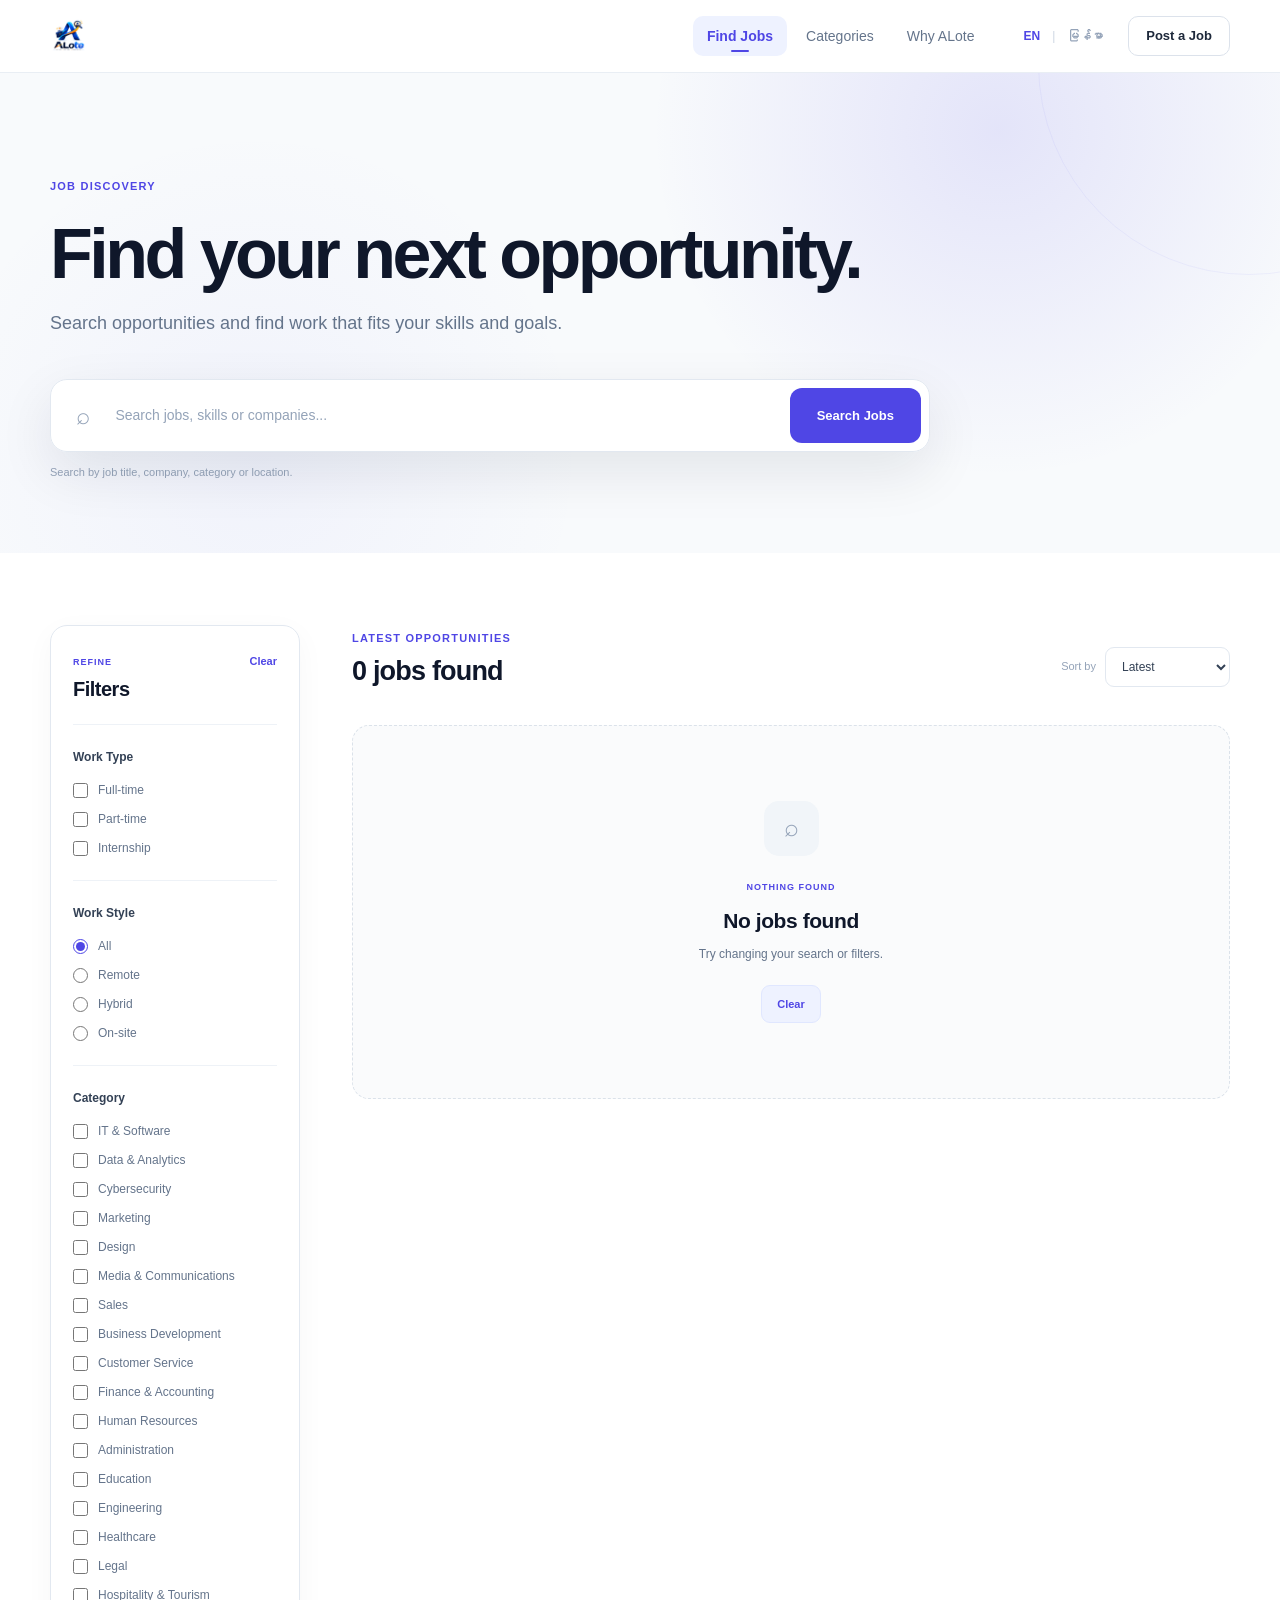
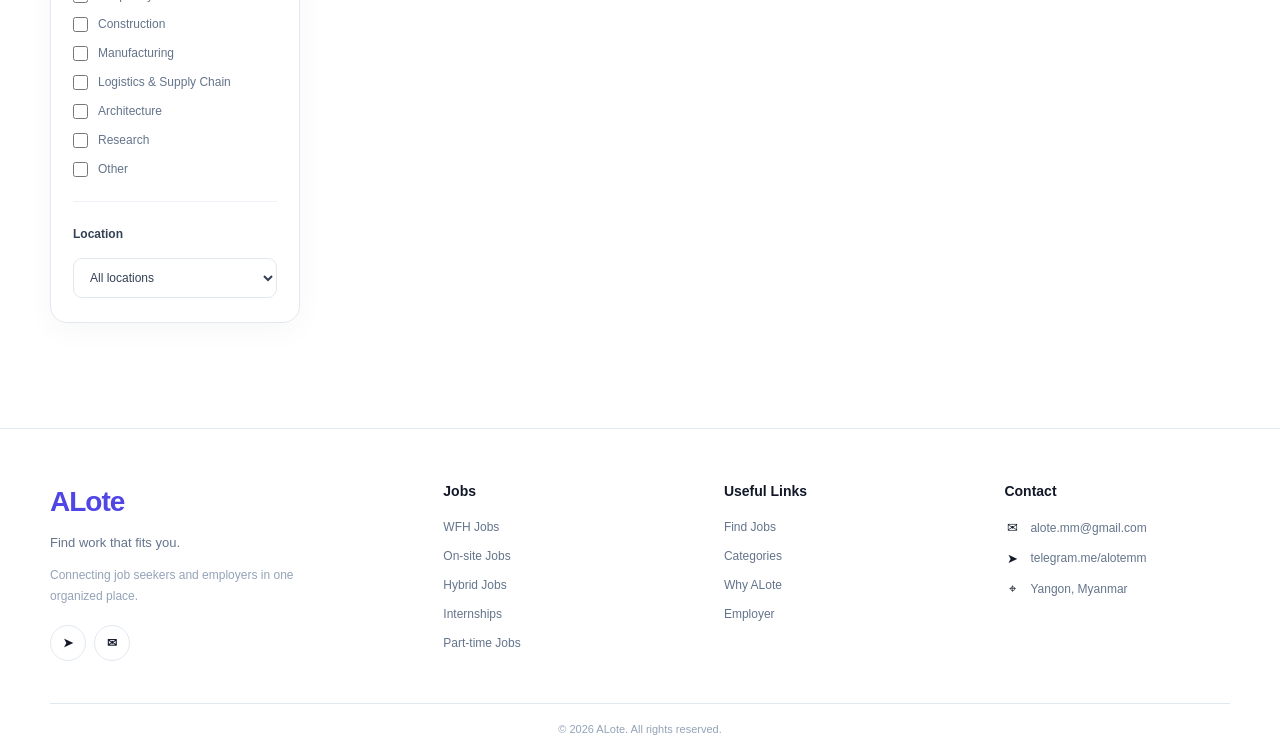
<file: frontend/apply.html>
<!DOCTYPE html>
<html lang="en">

<head>

    <meta charset="UTF-8">

    <meta
        name="viewport"
        content="width=device-width, initial-scale=1.0">

    <title>Apply | ALote</title>

    <link
        rel="stylesheet"
        href="css/global.css">

    <link
        rel="stylesheet"
        href="css/apply.css">

</head>


<body>


    <!-- ==================================================
         NAVIGATION
    ================================================== -->

    <header class="navbar">

    <div class="container navbar-container">

        <!-- LOGO -->

        <a href="index.html" class="logo">

            <img
                src="assets/logo/ALotelogo.png"
                alt="ALote"
                class="logo-image"
            >

        </a>


        <!-- DESKTOP NAVIGATION -->

        <nav class="nav-links">

            <a
                href="jobs.html"
                data-i18n="findJobs"
            >
                Find Jobs
            </a>

            <a
                href="categories.html"
                data-i18n="categories"
            >
                Categories
            </a>

            <a
                href="whyalote.html"
                data-i18n="whyAlote"
            >
                Why ALote
            </a>

        </nav>


        <!-- DESKTOP LANGUAGE -->

        <div class="language-switcher">

            <button
                class="language-button active"
                data-lang="en"
            >
                EN
            </button>

            <span>|</span>

            <button
                class="language-button"
                data-lang="my"
            >
                မြန်မာ
            </button>

        </div>


        <!-- DESKTOP EMPLOYER -->

        <a
            href="employer.html"
            class="employer-link"
            data-i18n="postJob"
        >
            Post a Job
        </a>


        <!-- MOBILE MENU BUTTON -->

        <button
            class="mobile-menu-button"
            id="mobileMenuButton"
            type="button"
            aria-label="Open menu"
            aria-expanded="false"
        >

            <span></span>
            <span></span>
            <span></span>

        </button>

    </div>


    <!-- MOBILE MENU -->

    <div
        class="mobile-menu"
        id="mobileMenu"
    >

        <nav class="mobile-nav-links">

            <a
                href="jobs.html"
                data-i18n="findJobs"
            >
                Find Jobs
            </a>

            <a
                href="categories.html"
                data-i18n="categories"
            >
                Categories
            </a>

            <a
                href="whyalote.html"
                data-i18n="whyAlote"
            >
                Why ALote
            </a>

        </nav>


        <div class="mobile-menu-divider"></div>


        <div class="mobile-language">

            <button
                class="language-button active"
                data-lang="en"
            >
                EN
            </button>

            <span>|</span>

            <button
                class="language-button"
                data-lang="my"
            >
                မြန်မာ
            </button>

        </div>


        <a
            href="employer.html"
            class="mobile-employer-link"
            data-i18n="postJob"
        >
            Post a Job
        </a>

    </div>

</header>



    <!-- ==================================================
         APPLICATION PAGE
    ================================================== -->

    <main class="apply-page">

        <div class="apply-container">


            <!-- ==================================================
                 BACK TO JOB
            ================================================== -->

            <a
                href="job-details.html"
                class="back-link">

                <span class="back-arrow">
                    ←
                </span>

                <span data-i18n="backToJob">
                    Back to job
                </span>

            </a>



            <!-- ==================================================
                 APPLICATION HEADER
            ================================================== -->

            <div class="apply-header">

                <span
                    class="section-label"
                    data-i18n="application">

                    APPLICATION

                </span>


                <h1 data-i18n="applyForJob">

                    Apply for this job

                </h1>


                <p data-i18n="applicationIntro">

                    Take the next step in your career.
                    Your application will first be reviewed
                    by ALote before being forwarded to the company.

                </p>

            </div>



            <!-- ==================================================
                 JOB SUMMARY
            ================================================== -->

            <div class="job-summary">


                <div class="company-avatar">

                    ABC

                </div>


                <div class="job-summary-info">

                    <h2 id="jobTitle">

                        Backend Developer

                    </h2>


                    <p id="companyName">

                        ABC Technology

                    </p>


                    <span id="jobMeta">

                        Yangon · Remote · Full-time

                    </span>

                </div>

            </div>



            <!-- ==================================================
                 APPLICATION FORM
            ================================================== -->

            <form
                id="applicationForm"
                class="application-form">


                <!-- ==================================================
                     YOUR INFORMATION
                ================================================== -->

                <div class="form-section">

                    <div class="form-section-heading">

                        <h2 data-i18n="yourInformation">

                            Your information

                        </h2>


                        <p data-i18n="yourInformationDescription">

                            Provide the information needed for your
                            application.

                        </p>

                    </div>



                    <!-- ==================================================
                         FULL NAME
                    ================================================== -->

                    <div class="form-group">

                        <label
                            for="fullName"
                            data-i18n="fullName">

                            Full name

                            <span>*</span>

                        </label>


                        <input
                            type="text"
                            id="fullName"
                            name="fullName"
                            autocomplete="name"
                            required
                            placeholder="Your full name"
                            data-i18n-placeholder="fullNamePlaceholder">

                    </div>



                    <!-- ==================================================
                         EMAIL
                    ================================================== -->

                    <div class="form-group">

                        <label
                            for="email"
                            data-i18n="email">

                            Email address

                            <span>*</span>

                        </label>


                        <input
                            type="email"
                            id="email"
                            name="email"
                            autocomplete="email"
                            required
                            placeholder="you@example.com"
                            data-i18n-placeholder="emailPlaceholder">


                        <small data-i18n="emailNote">

                            We'll use this email to send updates
                            about your application.

                        </small>

                    </div>



                    <!-- ==================================================
                         PHONE
                    ================================================== -->

                    <div class="form-group">

                        <label
                            for="phone"
                            data-i18n="phone">

                            Phone number

                            <span>*</span>

                        </label>


                        <input
                            type="tel"
                            id="phone"
                            name="phone"
                            autocomplete="tel"
                            required
                            placeholder="09xxxxxxxxx"
                            data-i18n-placeholder="phonePlaceholder">

                    </div>



                    <!-- ==================================================
                         RESUME
                    ================================================== -->

                    <div class="form-group">

                        <label
                            for="resume"
                            data-i18n="resume">

                            CV / Resume

                            <span>*</span>

                        </label>


                        <div class="file-input">

                            <input
                                type="file"
                                id="resume"
                                name="resume"
                                accept=".pdf,.doc,.docx"
                                required>


                            <label
                                for="resume"
                                class="file-label">

                                <span class="file-icon">
                                    ↑
                                </span>


                                <span>

                                    <strong
                                        data-i18n="uploadResume">

                                        Upload your CV

                                    </strong>


                                    <small
                                        data-i18n="resumeFormats">

                                        PDF, DOC or DOCX

                                    </small>

                                </span>

                            </label>

                        </div>

                    </div>



                    <!-- ==================================================
                         COVER MESSAGE
                    ================================================== -->

                    <div class="form-group">

                        <label
                            for="coverMessage"
                            data-i18n="coverMessage">

                            Cover message

                            <span
                                class="optional"
                                data-i18n="optional">

                                Optional

                            </span>

                        </label>


                        <textarea
                            id="coverMessage"
                            name="coverMessage"
                            rows="6"
                            placeholder="Tell us why you are a good fit..."
                            data-i18n-placeholder="coverPlaceholder"></textarea>

                    </div>

                </div>



                <!-- ==================================================
                     APPLICATION REVIEW NOTICE
                ================================================== -->

                <div class="application-review-notice">

                    <div class="review-notice-icon">
                        ✓
                    </div>


                    <div class="review-notice-content">

                        <strong data-i18n="reviewNoticeTitle">

                            Reviewed before reaching the company

                        </strong>


                        <p data-i18n="reviewNoticeDescription">

                            Every application is reviewed by ALote first.
                            If your application meets the requirements,
                            it will be forwarded to the hiring company.

                        </p>

                    </div>

                </div>



                <!-- ==================================================
                     PRIVACY NOTE
                ================================================== -->

                <div class="privacy-note">

                    <span class="privacy-icon">
                        🔒
                    </span>


                    <p data-i18n="privacyNote">

                        Your information will be used only for this
                        application and handled according to ALote's
                        application process.

                    </p>

                </div>



                <!-- ==================================================
                     SUBMIT
                ================================================== -->

                <div class="submit-area">

                    <button
                        type="submit"
                        id="submitApplicationButton"
                        class="submit-button"
                        data-i18n="submitApplication">

                        Submit application

                    </button>


                    <p data-i18n="submitNote">

                        By submitting this application, you confirm
                        that the information you provided is accurate.

                    </p>

                </div>

            </form>


        </div>

    </main>



    <!-- ==================================================
     FOOTER
================================================== -->

<footer class="footer">

    <div class="container footer-container">


        <!-- Brand -->

        <div class="footer-brand">

            <a
                href="index.html"
                class="footer-logo"
            >
                ALote
            </a>


            <p class="footer-tagline">

                <span data-i18n="footerTagline">
                    Find work that fits you.
                </span>

            </p>


            <p
                class="footer-description"
                data-i18n="footerDescription"
            >
                Connecting job seekers and employers
                in one organized place.
            </p>


            <div class="footer-socials">

                <a
                    href="https://telegram.me/alotemm"
                    aria-label="Telegram"
                >
                    ➤
                </a>

                <a
                    href="https://mail.google.com/mail/?view=cm&fs=1&to=alote.mm@gmail.com&su=Contact%20ALote"
                    aria-label="Email"
                >
                    ✉
                </a>

            </div>

        </div>



        <!-- Job Categories -->

        <div class="footer-column">

            <h3 data-i18n="footerJobs">
                Jobs
            </h3>


            <a
                href="jobs.html?mode=wfh"
                data-i18n="footerWfh"
            >
                WFH Jobs
            </a>


            <a
                href="jobs.html?mode=onsite"
                data-i18n="footerOnsite"
            >
                On-site Jobs
            </a>


            <a
                href="jobs.html?mode=hybrid"
                data-i18n="footerHybrid"
            >
                Hybrid Jobs
            </a>


            <a
                href="jobs.html?mode=internship"
                data-i18n="footerInternship"
            >
                Internships
            </a>


            <a
                href="jobs.html?mode=part-time"
                data-i18n="footerPartTime"
            >
                Part-time Jobs
            </a>

        </div>



        <!-- Useful Links -->

        <div class="footer-column">

            <h3 data-i18n="footerLinks">
                Useful Links
            </h3>


            <a
                href="jobs.html"
                data-i18n="findJobs"
            >
                Find Jobs
            </a>


            <a
                href="categories.html"
                data-i18n="categories"
            >
                Categories
            </a>


            <a
                href="whyalote.html"
                data-i18n="whyAlote"
            >
                Why ALote
            </a>


            <a
                href="employer.html"
                data-i18n="employer"
            >
                Employer
            </a>

        </div>



        <!-- Contact -->

        <div class="footer-column footer-contact">

            <h3 data-i18n="footerContact">
                Contact
            </h3>


            <a
                href="https://mail.google.com/mail/?view=cm&fs=1&to=alote.mm@gmail.com&su=Contact%20ALote"
                target="_blank"
                rel="noopener noreferrer"
            >
                <span class="contact-icon">
                    ✉
                </span>

                alote.mm@gmail.com
            </a>


            <a
                href="https://telegram.me/alotemm"
                target="_blank"
                rel="noopener noreferrer"
            >
                <span class="contact-icon">
                    ➤
                </span>

                telegram.me/alotemm
            </a>

            <a href="#">

                <span class="contact-icon">
                    ⌖
                </span>

                Yangon, Myanmar

            </a>

        </div>

    </div>


    <div class="footer-bottom container">

        <p
            class="copyright"
            data-i18n="copyright"
        >
            © 2026 ALote. All rights reserved.
        </p>

    </div>

</footer>



    <!-- ==================================================
         JAVASCRIPT
    ================================================== -->
    <script src="js/config.js"></script>
    <script src="js/apply.js"></script>
    <script src="js/mobile-nav.js"></script>

</body>

</html>
</file>
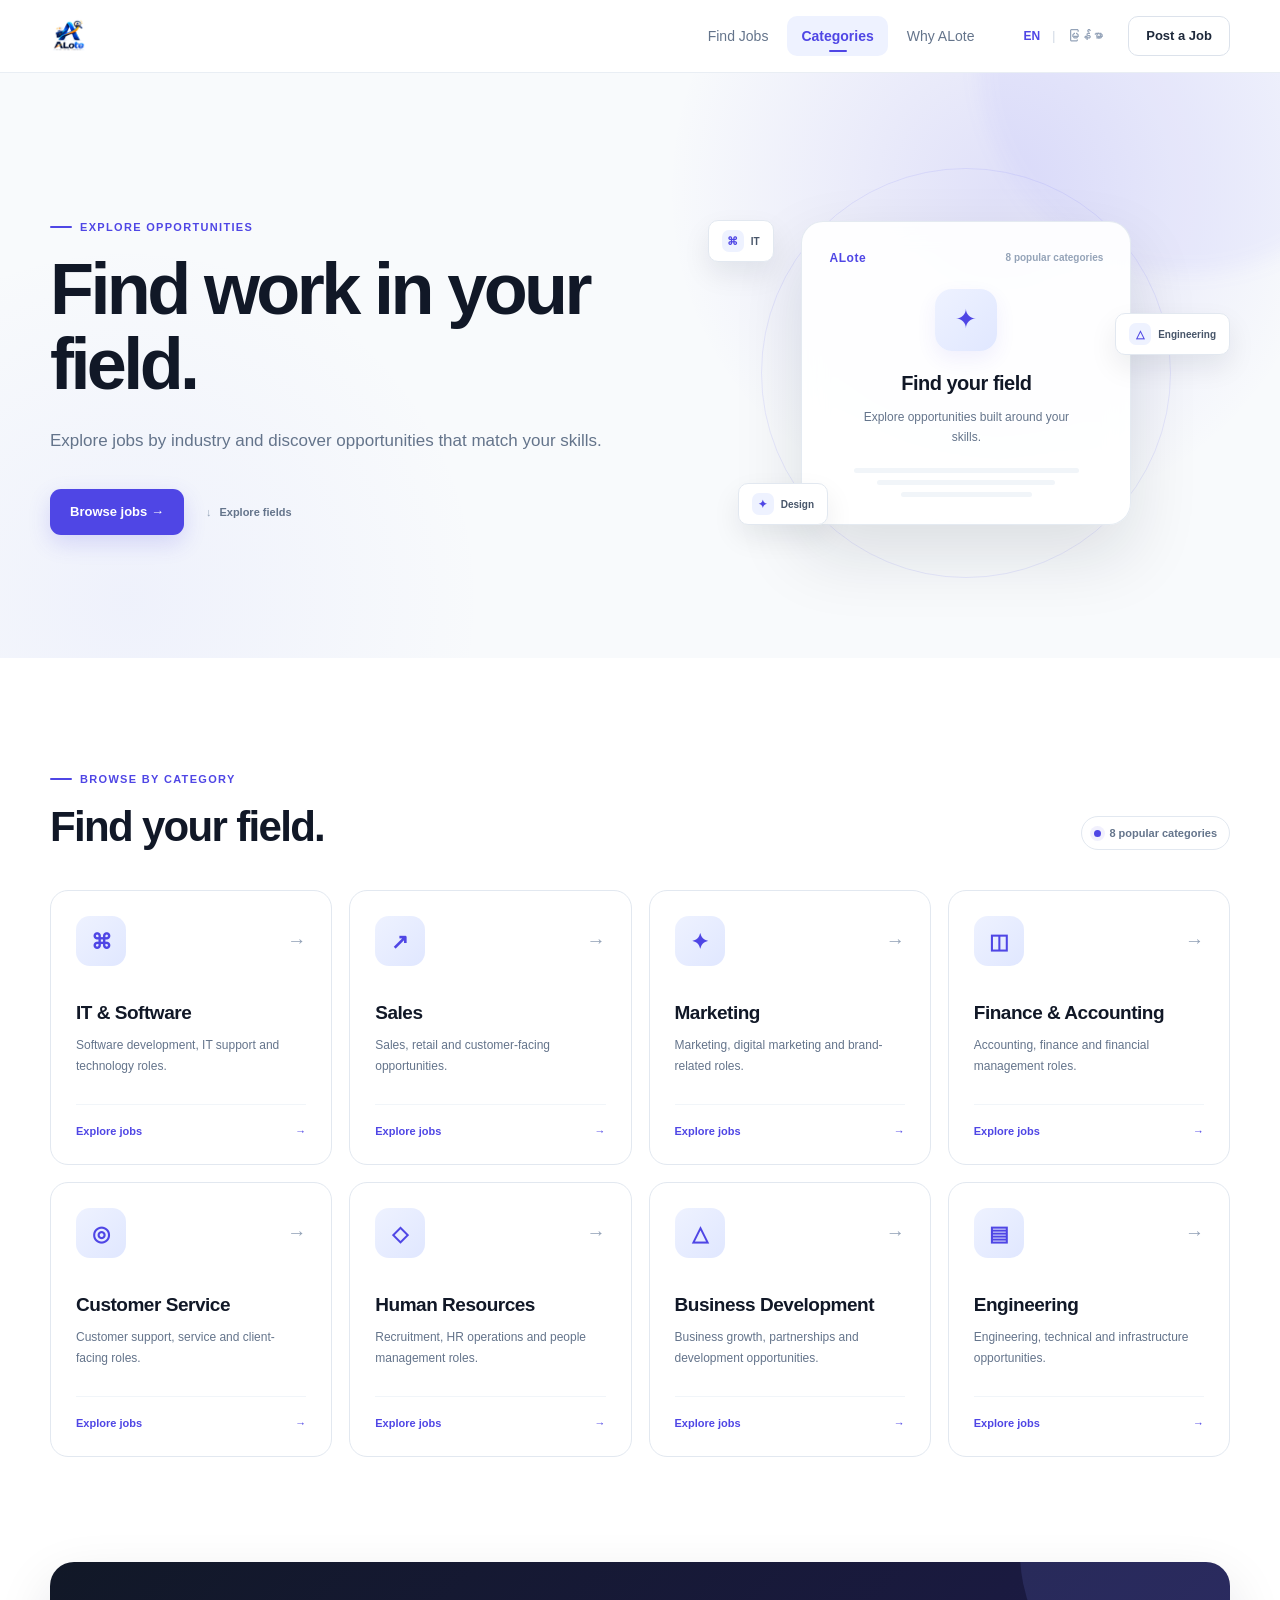
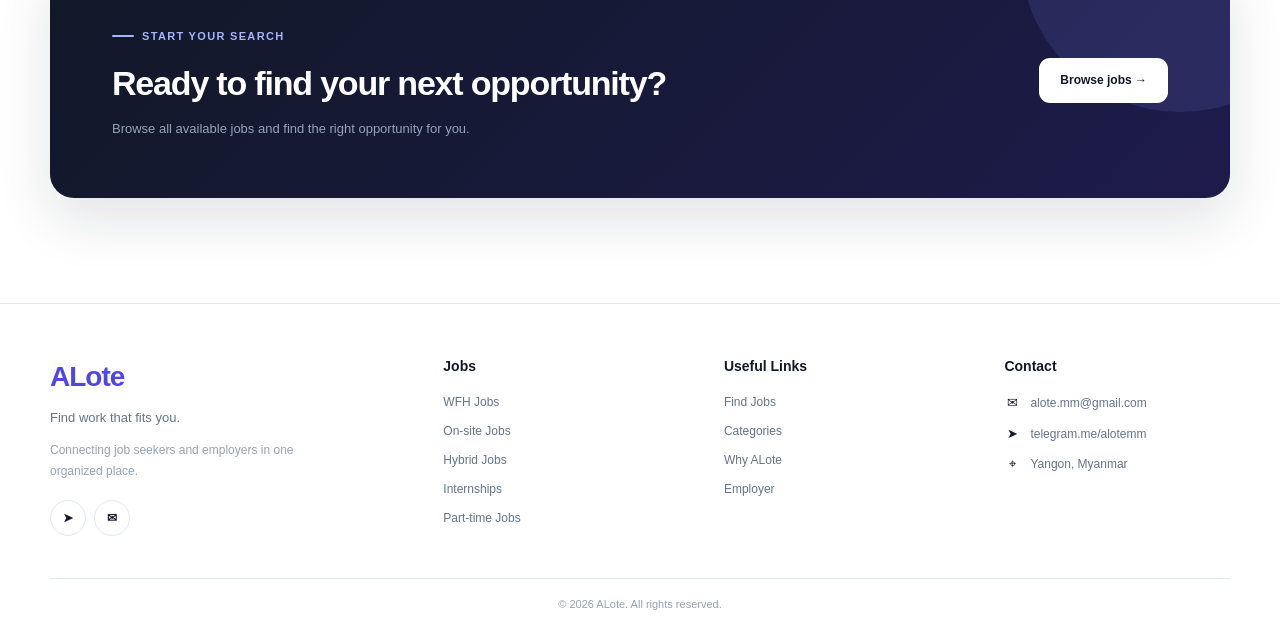
<file: frontend/categories.html>
<!DOCTYPE html>
<html lang="en">

<head>

    <meta charset="UTF-8">

    <meta
        name="viewport"
        content="width=device-width, initial-scale=1.0"
    >

    <title>Categories | ALote</title>


    <!-- ==================================================
         GLOBAL STYLES
    ================================================== -->

    <link
        rel="stylesheet"
        href="css/global.css"
    >


    <!-- ==================================================
         PAGE STYLES
    ================================================== -->

    <link
        rel="stylesheet"
        href="css/categories.css"
    >

</head>


<body>


<!-- ==================================================
     NAVIGATION
================================================== -->

<header class="navbar">

    <div class="container navbar-container">

        <!-- LOGO -->

        <a href="index.html" class="logo">

            <img
                src="assets/logo/ALotelogo.png"
                alt="ALote"
                class="logo-image"
            >

        </a>


        <!-- DESKTOP NAVIGATION -->

        <nav class="nav-links">

            <a
                href="jobs.html"
                class="nav-link"
                data-i18n="findJobs"
            >
                Find Jobs
            </a>

            <a
                href="categories.html"
                class="active"
                data-i18n="categories"
            >
                Categories
            </a>

            <a
                href="whyalote.html"
                data-i18n="whyAlote"
            >
                Why ALote
            </a>

        </nav>


        <!-- DESKTOP LANGUAGE -->

        <div class="language-switcher">

            <button
                class="language-button active"
                data-lang="en"
            >
                EN
            </button>

            <span>|</span>

            <button
                class="language-button"
                data-lang="my"
            >
                မြန်မာ
            </button>

        </div>


        <!-- DESKTOP EMPLOYER -->

        <a
            href="employer.html"
            class="employer-link"
            data-i18n="postJob"
        >
            Post a Job
        </a>


        <!-- MOBILE MENU BUTTON -->

        <button
            class="mobile-menu-button"
            id="mobileMenuButton"
            type="button"
            aria-label="Open menu"
            aria-expanded="false"
        >

            <span></span>
            <span></span>
            <span></span>

        </button>

    </div>


    <!-- MOBILE MENU -->

    <div
        class="mobile-menu"
        id="mobileMenu"
    >

        <nav class="mobile-nav-links">

            <a
                href="jobs.html"
                data-i18n="findJobs"
            >
                Find Jobs
            </a>

            <a
                href="categories.html"
                data-i18n="categories"
            >
                Categories
            </a>

            <a
                href="whyalote.html"
                data-i18n="whyAlote"
            >
                Why ALote
            </a>

        </nav>


        <div class="mobile-menu-divider"></div>


        <div class="mobile-language">

            <button
                class="language-button active"
                data-lang="en"
            >
                EN
            </button>

            <span>|</span>

            <button
                class="language-button"
                data-lang="my"
            >
                မြန်မာ
            </button>

        </div>


        <a
            href="employer.html"
            class="mobile-employer-link"
            data-i18n="postJob"
        >
            Post a Job
        </a>

    </div>

</header>



<!-- ==================================================
     MAIN CONTENT
================================================== -->

<main>


    <!-- ==================================================
         CATEGORY HERO
    ================================================== -->

    <section class="category-hero">

        <div class="container category-hero-container">

            <div class="category-hero-content">

                <span
                    class="section-eyebrow"
                    data-i18n="heroEyebrow"
                >
                    EXPLORE OPPORTUNITIES
                </span>


                <h1 data-i18n="heroTitle">
                    Find work in your field.
                </h1>


                <p
                    class="category-hero-description"
                    data-i18n="heroDescription"
                >
                    Explore jobs by industry and discover
                    opportunities that match your skills.
                </p>


                <div class="category-hero-actions">

                    <a
                        href="jobs.html"
                        class="hero-primary-button"
                        data-i18n="browseJobs"
                    >
                        Browse jobs →
                    </a>

                    <span class="hero-scroll-hint">
                        ↓
                        <span>
                            Explore fields
                        </span>
                    </span>

                </div>

            </div>


            <!-- HERO VISUAL -->

            <div class="category-hero-visual">

                <div class="hero-orbit hero-orbit-one"></div>

                <div class="hero-orbit hero-orbit-two"></div>


                <div class="hero-category-preview">

                    <div class="preview-top">

                        <span class="preview-label">
                            ALote
                        </span>

                        <span
                            class="preview-count"
                            data-i18n="categoryCount"
                        >
                            8 categories
                        </span>

                    </div>


                    <div class="preview-main-icon">
                        ✦
                    </div>


                    <strong>
                        Find your field
                    </strong>


                    <p>
                        Explore opportunities
                        built around your skills.
                    </p>


                    <div class="preview-lines">

                        <span></span>
                        <span></span>
                        <span></span>

                    </div>

                </div>


                <div class="floating-category floating-one">
                    <span>⌘</span>
                    IT
                </div>


                <div class="floating-category floating-two">
                    <span>△</span>
                    Engineering
                </div>


                <div class="floating-category floating-three">
                    <span>✦</span>
                    Design
                </div>

            </div>

        </div>

    </section>



    <!-- ==================================================
         CATEGORY LIST
    ================================================== -->

    <section class="categories-section">

        <div class="container">


            <!-- SECTION HEADER -->

            <div class="categories-header">

                <div class="categories-heading">

                    <span
                        class="section-eyebrow"
                        data-i18n="browseLabel"
                    >
                        BROWSE BY CATEGORY
                    </span>


                    <h2 data-i18n="browseTitle">
                        Find your field.
                    </h2>

                </div>


                <div class="category-header-meta">

                    <span class="category-count-dot"></span>

                    <span
                        class="category-count"
                        data-i18n="categoryCount"
                    >
                        8 categories
                    </span>

                </div>

            </div>


            <!-- CATEGORY GRID -->

            <div
                class="category-grid"
                id="categoryGrid"
            >

                <!-- Generated by categories.js -->

            </div>

        </div>

    </section>



    <!-- ==================================================
         CTA
    ================================================== -->

    <section class="category-cta">

        <div class="container">

            <div class="category-cta-card">


                <div class="category-cta-content">

                    <span
                        class="section-eyebrow"
                        data-i18n="ctaEyebrow"
                    >
                        START YOUR SEARCH
                    </span>


                    <h2 data-i18n="ctaTitle">
                        Ready to find your next opportunity?
                    </h2>


                    <p data-i18n="ctaDescription">
                        Browse all available jobs and find
                        the right opportunity for you.
                    </p>

                </div>


                <div class="category-cta-action">

                    <a
                        href="jobs.html"
                        class="cta-button"
                        data-i18n="browseJobs"
                    >
                        Browse jobs →
                    </a>

                </div>


            </div>

        </div>

    </section>


</main>



<!-- ==================================================
     FOOTER
================================================== -->

<footer class="footer">

    <div class="container footer-container">


        <!-- Brand -->

        <div class="footer-brand">

            <a
                href="index.html"
                class="footer-logo"
            >
                ALote
            </a>


            <p class="footer-tagline">

                <span data-i18n="footerTagline">
                    Find work that fits you.
                </span>

            </p>


            <p
                class="footer-description"
                data-i18n="footerDescription"
            >
                Connecting job seekers and employers
                in one organized place.
            </p>


            <div class="footer-socials">

                <a
                    href="https://telegram.me/alotemm"
                    aria-label="Telegram"
                >
                    ➤
                </a>

                <a
                    href="https://mail.google.com/mail/?view=cm&fs=1&to=alote.mm@gmail.com&su=Contact%20ALote"
                    aria-label="Email"
                >
                    ✉
                </a>

            </div>

        </div>



        <!-- Job Categories -->

        <div class="footer-column">

            <h3 data-i18n="footerJobs">
                Jobs
            </h3>


            <a
                href="jobs.html?mode=wfh"
                data-i18n="footerWfh"
            >
                WFH Jobs
            </a>


            <a
                href="jobs.html?mode=onsite"
                data-i18n="footerOnsite"
            >
                On-site Jobs
            </a>


            <a
                href="jobs.html?mode=hybrid"
                data-i18n="footerHybrid"
            >
                Hybrid Jobs
            </a>


            <a
                href="jobs.html?mode=internship"
                data-i18n="footerInternship"
            >
                Internships
            </a>


            <a
                href="jobs.html?mode=part-time"
                data-i18n="footerPartTime"
            >
                Part-time Jobs
            </a>

        </div>



        <!-- Useful Links -->

        <div class="footer-column">

            <h3 data-i18n="footerLinks">
                Useful Links
            </h3>


            <a
                href="jobs.html"
                data-i18n="findJobs"
            >
                Find Jobs
            </a>


            <a
                href="categories.html"
                data-i18n="categories"
            >
                Categories
            </a>


            <a
                href="whyalote.html"
                data-i18n="whyAlote"
            >
                Why ALote
            </a>


            <a
                href="employer.html"
                data-i18n="employer"
            >
                Employer
            </a>

        </div>



        <!-- Contact -->

        <div class="footer-column footer-contact">

            <h3 data-i18n="footerContact">
                Contact
            </h3>


            <a
                href="https://mail.google.com/mail/?view=cm&fs=1&to=alote.mm@gmail.com&su=Contact%20ALote"
                target="_blank"
                rel="noopener noreferrer"
            >
                <span class="contact-icon">
                    ✉
                </span>

                alote.mm@gmail.com
            </a>


            <a
                href="https://telegram.me/alotemm"
                target="_blank"
                rel="noopener noreferrer"
            >
                <span class="contact-icon">
                    ➤
                </span>

                telegram.me/alotemm
            </a>

            <a href="#">

                <span class="contact-icon">
                    ⌖
                </span>

                Yangon, Myanmar

            </a>

        </div>

    </div>


    <div class="footer-bottom container">

        <p
            class="copyright"
            data-i18n="copyright"
        >
            © 2026 ALote. All rights reserved.
        </p>

    </div>

</footer>



<!-- ==================================================
     JAVASCRIPT
================================================== -->

<script src="js/categories.js"></script>
<script src="js/mobile-nav.js"></script>

</body>

</html>
</file>
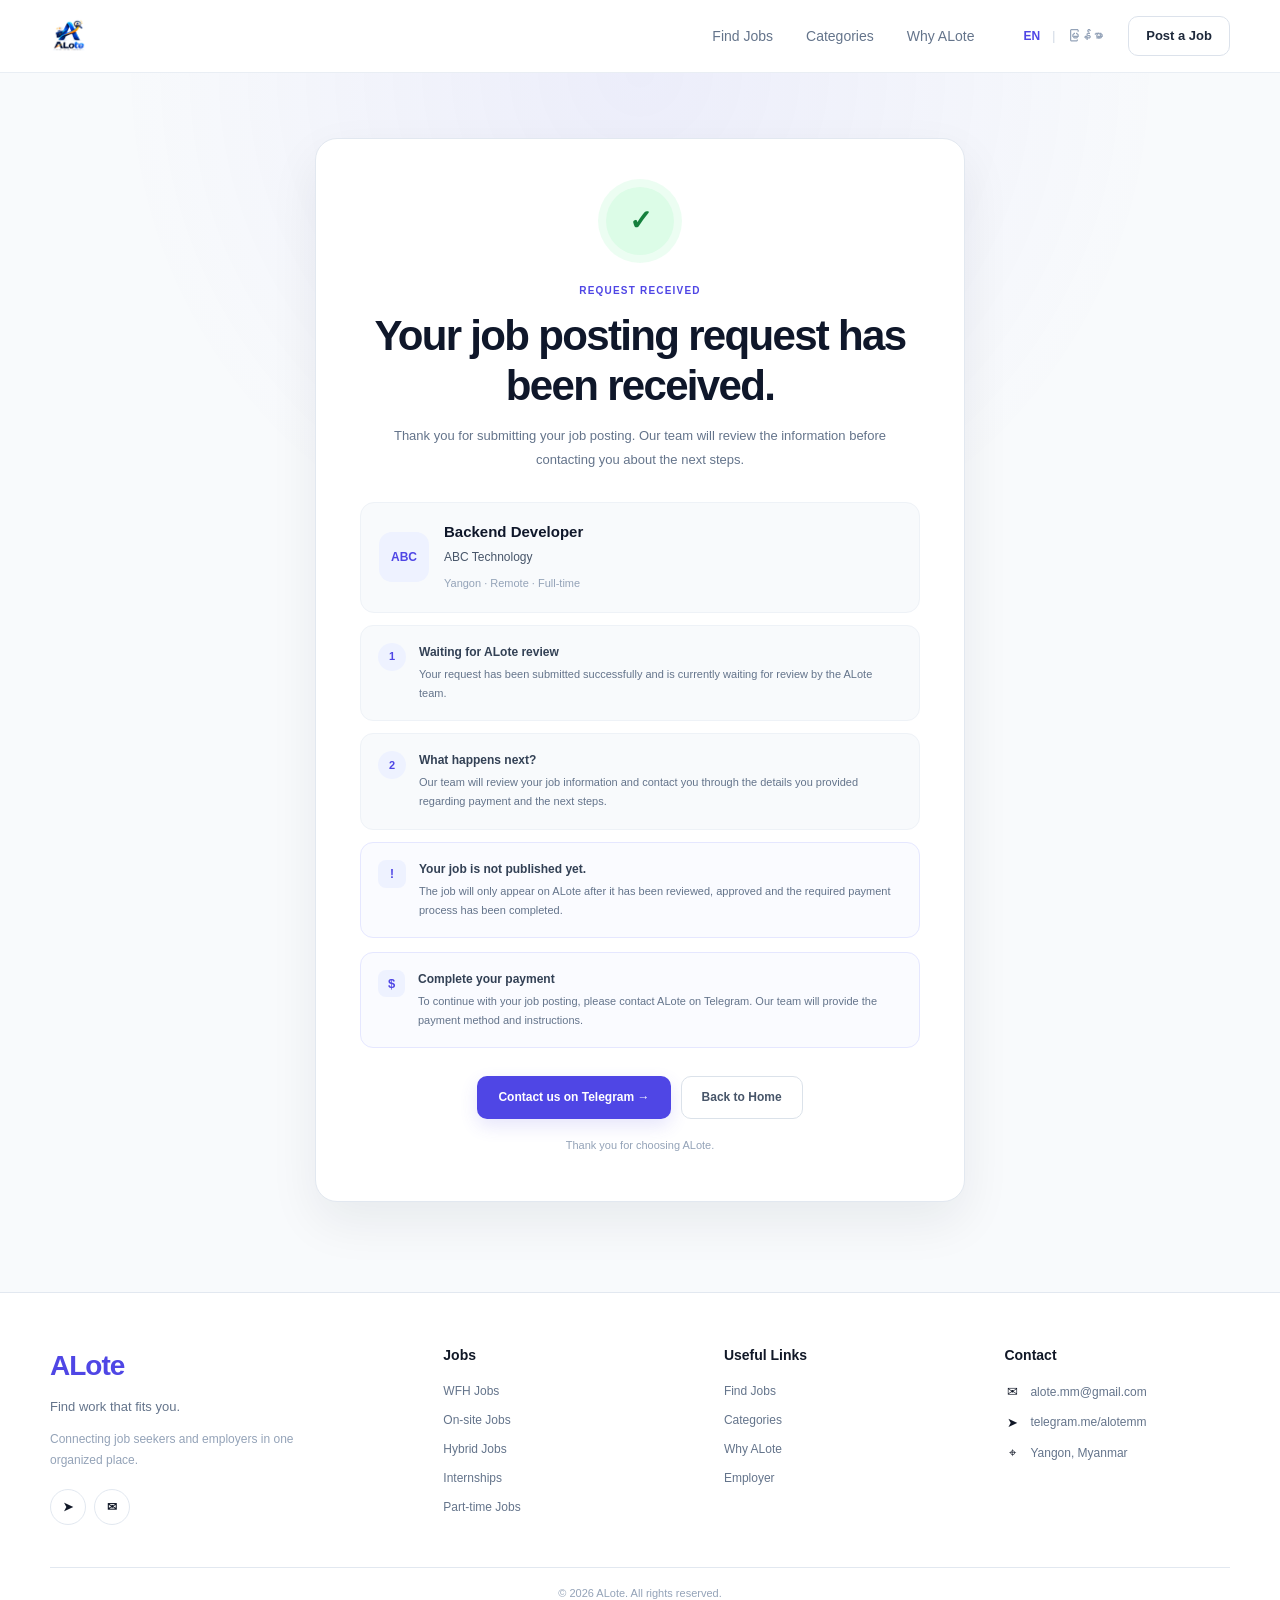
<file: frontend/employer-success.html>
<!DOCTYPE html>
<html lang="en">

<head>

    <meta charset="UTF-8">

    <meta
        name="viewport"
        content="width=device-width, initial-scale=1.0"
    >

    <title>Request Submitted | ALote</title>

    <link
        rel="stylesheet"
        href="css/global.css"
    >

    <link
        rel="stylesheet"
        href="css/employer-success.css"
    >

</head>


<body>


<header class="navbar">

    <div class="container navbar-container">

        <!-- LOGO -->

        <a href="index.html" class="logo">

            <img
                src="assets/logo/ALotelogo.png"
                alt="ALote"
                class="logo-image"
            >

        </a>


        <!-- DESKTOP NAVIGATION -->

        <nav class="nav-links">

            <a
                href="jobs.html"
                data-i18n="findJobs"
            >
                Find Jobs
            </a>

            <a
                href="categories.html"
                data-i18n="categories"
            >
                Categories
            </a>

            <a
                href="whyalote.html"
                data-i18n="whyAlote"
            >
                Why ALote
            </a>

        </nav>


        <!-- DESKTOP LANGUAGE -->

        <div class="language-switcher">

            <button
                class="language-button active"
                data-lang="en"
            >
                EN
            </button>

            <span>|</span>

            <button
                class="language-button"
                data-lang="my"
            >
                မြန်မာ
            </button>

        </div>


        <!-- DESKTOP EMPLOYER -->

        <a
            href="employer.html"
            class="employer-link"
            data-i18n="postJob"
        >
            Post a Job
        </a>


        <!-- MOBILE MENU BUTTON -->

        <button
            class="mobile-menu-button"
            id="mobileMenuButton"
            type="button"
            aria-label="Open menu"
            aria-expanded="false"
        >

            <span></span>
            <span></span>
            <span></span>

        </button>

    </div>


    <!-- MOBILE MENU -->

    <div
        class="mobile-menu"
        id="mobileMenu"
    >

        <nav class="mobile-nav-links">

            <a
                href="jobs.html"
                data-i18n="findJobs"
            >
                Find Jobs
            </a>

            <a
                href="categories.html"
                data-i18n="categories"
            >
                Categories
            </a>

            <a
                href="whyalote.html"
                data-i18n="whyAlote"
            >
                Why ALote
            </a>

        </nav>


        <div class="mobile-menu-divider"></div>


        <div class="mobile-language">

            <button
                class="language-button active"
                data-lang="en"
            >
                EN
            </button>

            <span>|</span>

            <button
                class="language-button"
                data-lang="my"
            >
                မြန်မာ
            </button>

        </div>


        <a
            href="employer.html"
            class="mobile-employer-link"
            data-i18n="postJob"
        >
            Post a Job
        </a>

    </div>

</header>



<!-- ==================================================
     SUCCESS PAGE
================================================== -->

<main class="employer-success-page">

    <div class="employer-success-container">


        <div class="employer-success-card">


            <!-- SUCCESS ICON -->

            <div class="success-icon">

                <span>✓</span>

            </div>


            <!-- LABEL -->

            <span
                class="success-label"
                data-i18n="requestReceived"
            >
                REQUEST RECEIVED
            </span>


            <!-- TITLE -->

            <h1 data-i18n="successTitle">
                Your job posting request has been received.
            </h1>


            <!-- DESCRIPTION -->

            <p
                class="success-description"
                data-i18n="successDescription"
            >
                Thank you for submitting your job posting. Our team will review the information before contacting you about the next steps.
            </p>



            <!-- ==================================================
                 JOB SUMMARY
            ================================================== -->

            <div class="submitted-job">

                <div class="company-avatar">
                    <span id="companyInitials">
                        ABC
                    </span>
                </div>


                <div class="submitted-job-info">

                    <h2 id="jobTitle">
                        Backend Developer
                    </h2>

                    <p id="companyName">
                        ABC Technology
                    </p>

                    <span id="jobMeta">
                        Yangon · Remote · Full-time
                    </span>

                </div>

            </div>



            <!-- ==================================================
                 STATUS
            ================================================== -->

            <div class="request-status">

                <div class="status-icon">
                    1
                </div>


                <div class="status-content">

                    <strong data-i18n="reviewTitle">
                        Waiting for ALote review
                    </strong>

                    <p data-i18n="reviewDescription">
                        Your request has been submitted successfully and is currently waiting for review by the ALote team.
                    </p>

                </div>

            </div>



            <!-- ==================================================
                 NEXT STEP
            ================================================== -->

            <div class="next-step">

                <div class="next-step-icon">
                    2
                </div>


                <div class="next-step-content">

                    <strong data-i18n="nextStepTitle">
                        What happens next?
                    </strong>

                    <p data-i18n="nextStepDescription">
                        Our team will review your job information and contact you through the details you provided regarding payment and the next steps.
                    </p>

                </div>

            </div>



            <!-- ==================================================
                 IMPORTANT NOTICE
            ================================================== -->

            <div class="important-notice">

                <div class="notice-icon">
                    !
                </div>


                <div>

                    <strong data-i18n="importantTitle">
                        Your job is not published yet.
                    </strong>

                    <p data-i18n="importantDescription">
                        The job will only appear on ALote after it has been reviewed, approved and the required payment process has been completed.
                    </p>

                </div>

            </div>



            <!-- ==================================================
                PAYMENT NOTICE
            ================================================== -->

            <div class="payment-notice">

                <div class="payment-icon">
                    $
                </div>

                <div class="payment-content">

                    <strong data-i18n="paymentTitle">
                        Complete your payment
                    </strong>

                    <p data-i18n="paymentDescription">
                        To continue with your job posting, please contact
                        ALote on Telegram. Our team will provide the payment
                        method and instructions.
                    </p>

                </div>

            </div>


            <!-- ==================================================
                ACTIONS
            ================================================== -->

            <div class="success-actions">

                <a
                    href="https://telegram.me/alotemm"
                    class="primary-button"
                    target="_blank"
                    rel="noopener noreferrer"
                    data-i18n="contactTelegram"
                >
                    Contact us on Telegram →
                </a>


                <a
                    href="index.html"
                    class="secondary-button"
                    data-i18n="backHome"
                >
                    Back to Home
                </a>

            </div>


            <p
                class="success-footer"
                data-i18n="thankYou"
            >
                Thank you for choosing ALote.
            </p>


        </div>

    </div>

</main>

<!-- ==================================================
     FOOTER
================================================== -->

<footer class="footer">

    <div class="container footer-container">


        <!-- Brand -->

        <div class="footer-brand">

            <a
                href="index.html"
                class="footer-logo"
            >
                ALote
            </a>


            <p class="footer-tagline">

                <span data-i18n="footerTagline">
                    Find work that fits you.
                </span>

            </p>


            <p
                class="footer-description"
                data-i18n="footerDescription"
            >
                Connecting job seekers and employers
                in one organized place.
            </p>


            <div class="footer-socials">

                <a
                    href="https://telegram.me/alotemm"
                    aria-label="Telegram"
                >
                    ➤
                </a>

                <a
                    href="https://mail.google.com/mail/?view=cm&fs=1&to=alote.mm@gmail.com&su=Contact%20ALote"
                    aria-label="Email"
                >
                    ✉
                </a>

            </div>

        </div>



        <!-- Job Categories -->

        <div class="footer-column">

            <h3 data-i18n="footerJobs">
                Jobs
            </h3>


            <a
                href="jobs.html?mode=wfh"
                data-i18n="footerWfh"
            >
                WFH Jobs
            </a>


            <a
                href="jobs.html?mode=onsite"
                data-i18n="footerOnsite"
            >
                On-site Jobs
            </a>


            <a
                href="jobs.html?mode=hybrid"
                data-i18n="footerHybrid"
            >
                Hybrid Jobs
            </a>


            <a
                href="jobs.html?mode=internship"
                data-i18n="footerInternship"
            >
                Internships
            </a>


            <a
                href="jobs.html?mode=part-time"
                data-i18n="footerPartTime"
            >
                Part-time Jobs
            </a>

        </div>



        <!-- Useful Links -->

        <div class="footer-column">

            <h3 data-i18n="footerLinks">
                Useful Links
            </h3>


            <a
                href="jobs.html"
                data-i18n="findJobs"
            >
                Find Jobs
            </a>


            <a
                href="categories.html"
                data-i18n="categories"
            >
                Categories
            </a>


            <a
                href="whyalote.html"
                data-i18n="whyAlote"
            >
                Why ALote
            </a>


            <a
                href="employer.html"
                data-i18n="employer"
            >
                Employer
            </a>

        </div>



        <!-- Contact -->

        <div class="footer-column footer-contact">

            <h3 data-i18n="footerContact">
                Contact
            </h3>


            <a
                href="https://mail.google.com/mail/?view=cm&fs=1&to=alote.mm@gmail.com&su=Contact%20ALote"
                target="_blank"
                rel="noopener noreferrer"
            >
                <span class="contact-icon">
                    ✉
                </span>

                alote.mm@gmail.com
            </a>


            <a
                href="https://telegram.me/alotemm"
                target="_blank"
                rel="noopener noreferrer"
            >
                <span class="contact-icon">
                    ➤
                </span>

                telegram.me/alotemm
            </a>

            <a href="#">

                <span class="contact-icon">
                    ⌖
                </span>

                Yangon, Myanmar

            </a>

        </div>

    </div>


    <div class="footer-bottom container">

        <p
            class="copyright"
            data-i18n="copyright"
        >
            © 2026 ALote. All rights reserved.
        </p>

    </div>

</footer>

<script src="js/employer-success.js"></script>
<script src="js/mobile-nav.js"></script>

</body>

</html>
</file>
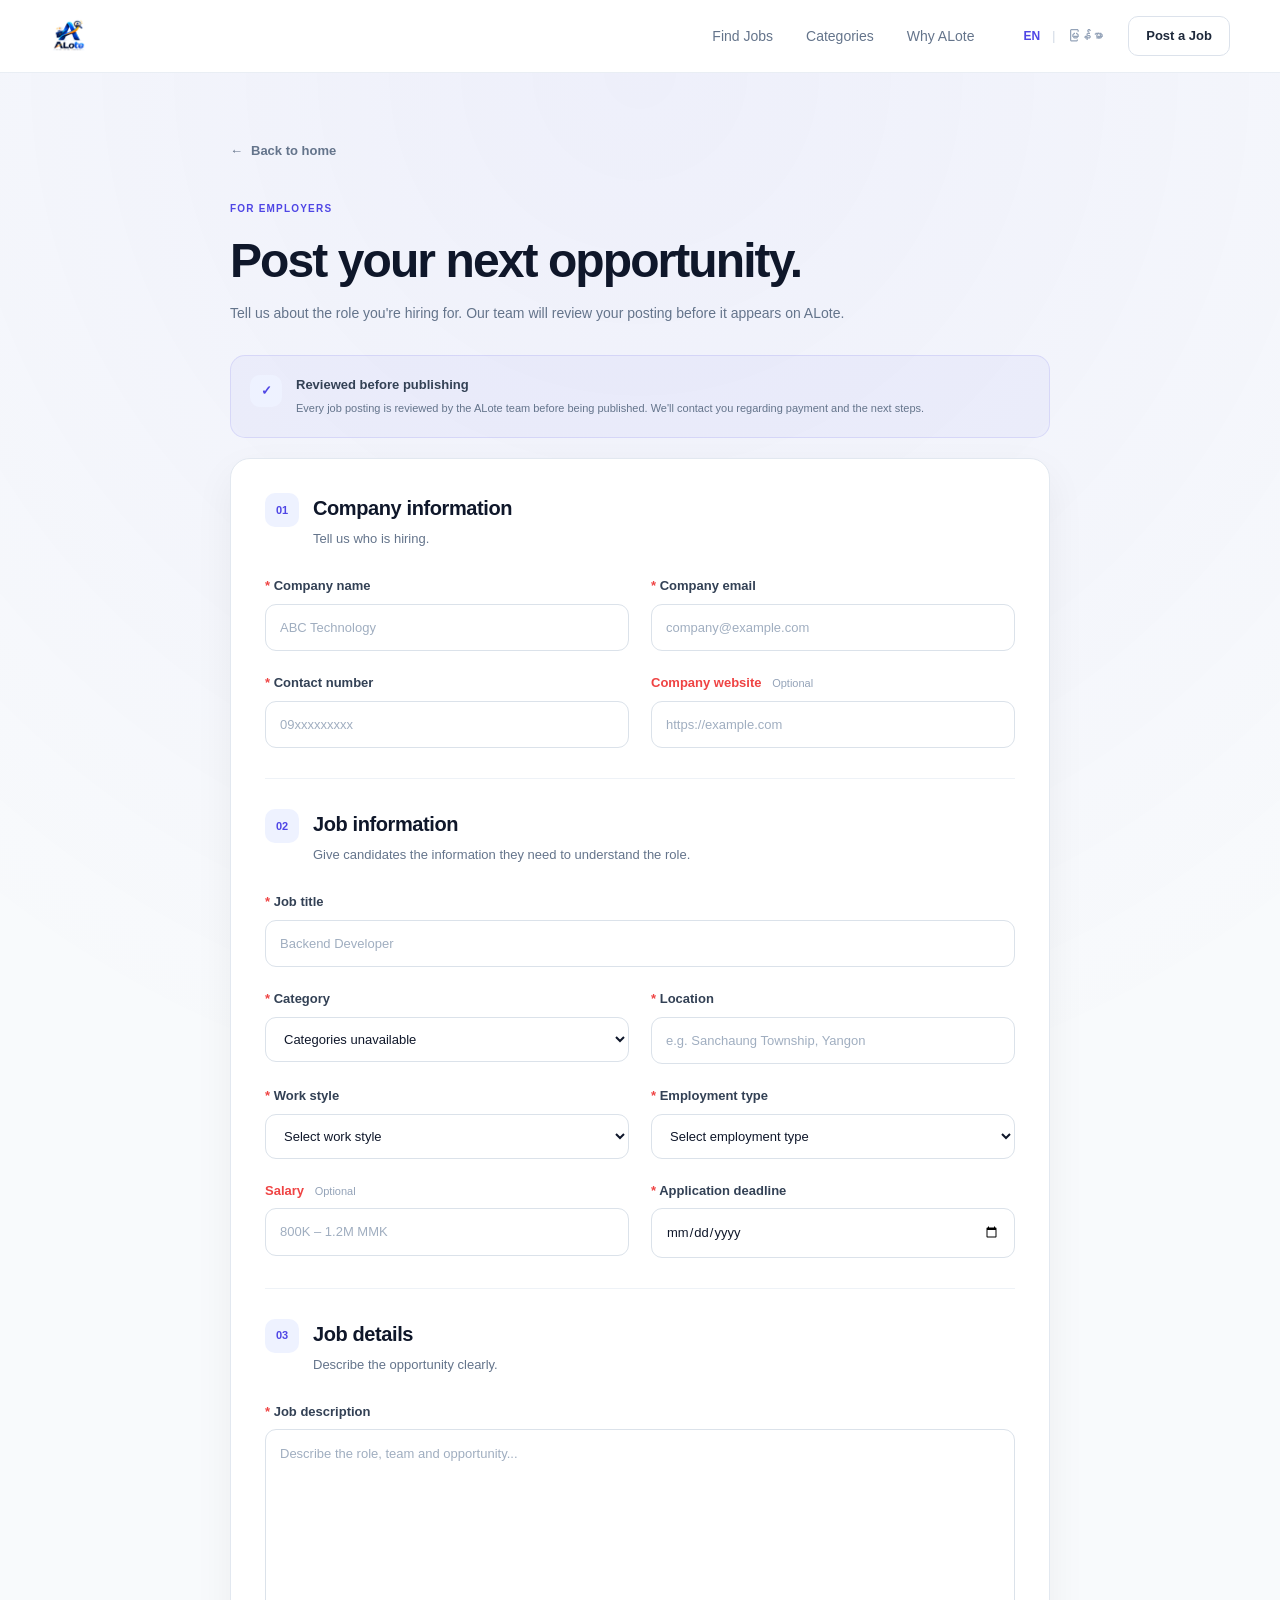
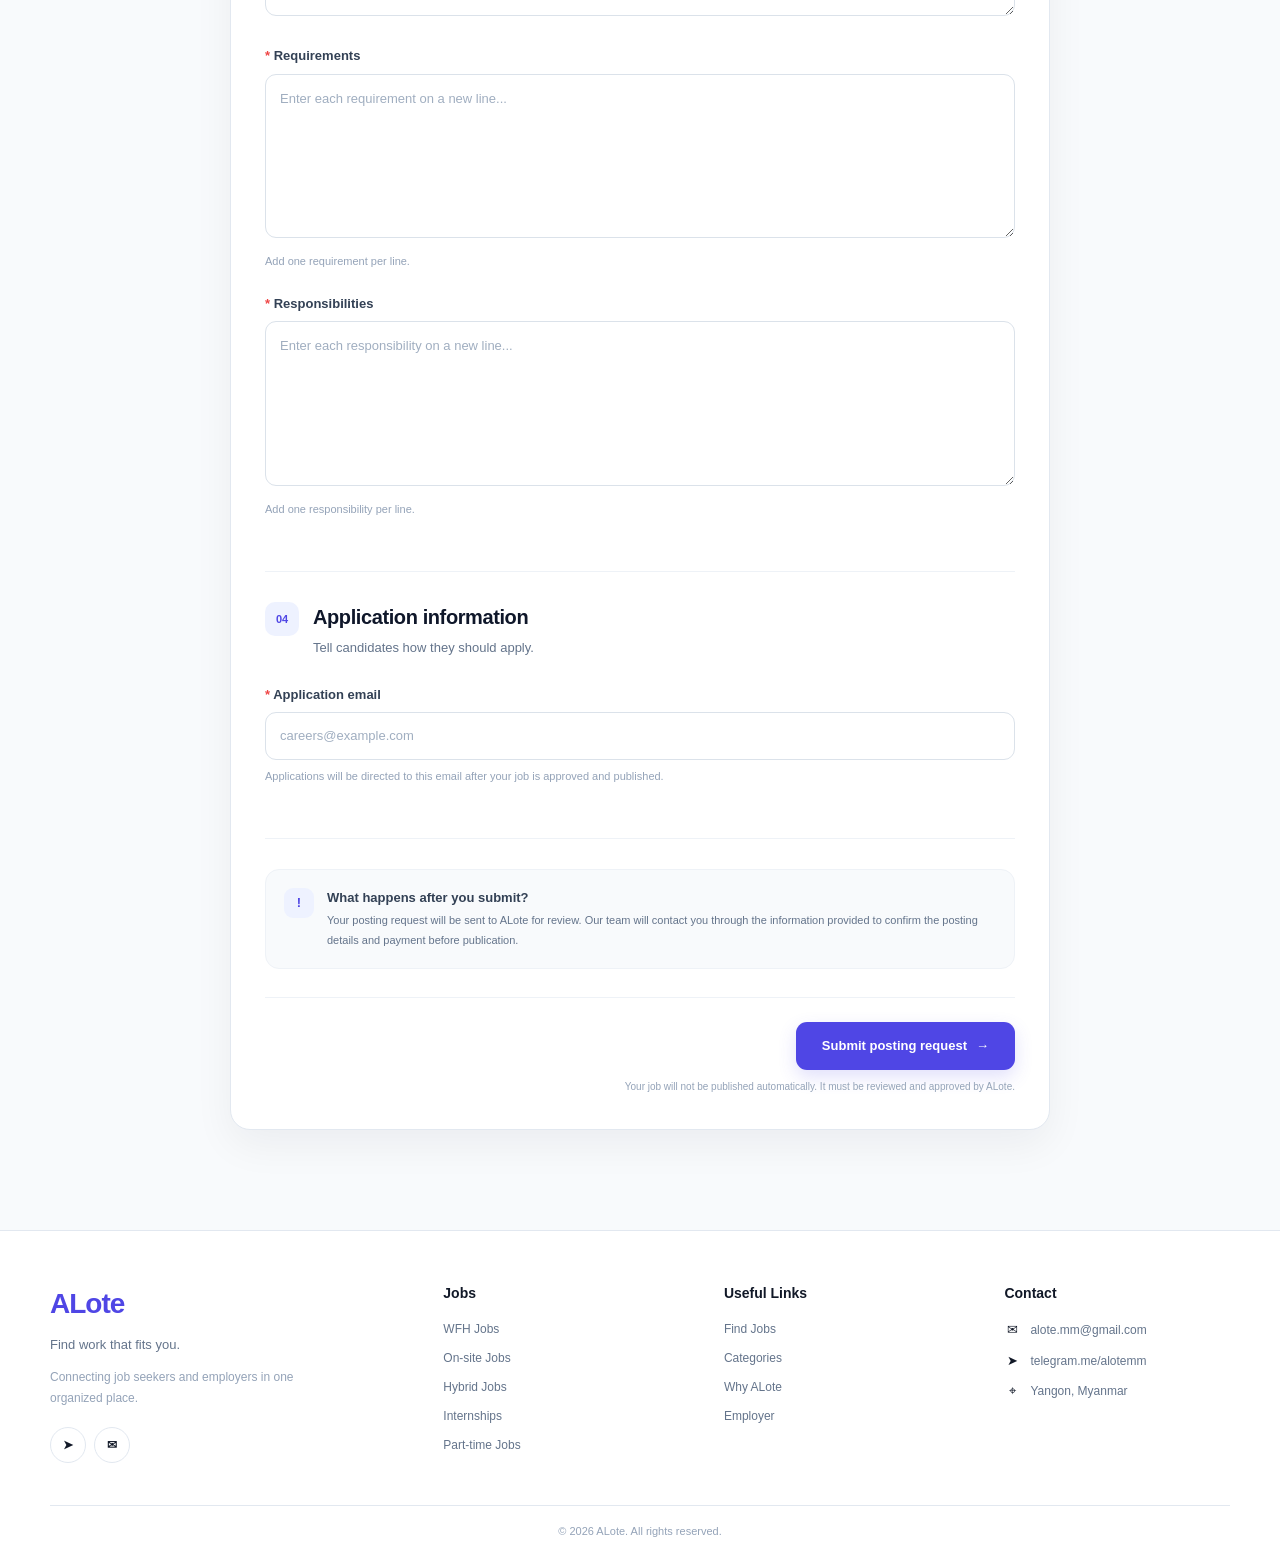
<file: frontend/employer.html>
<!DOCTYPE html>
<html lang="en">

<head>

    <meta charset="UTF-8">

    <meta name="viewport" content="width=device-width, initial-scale=1.0">

    <title>Post a Job | ALote</title>


    <!-- ==================================================
         GLOBAL CSS
    ================================================== -->

    <link rel="stylesheet" href="css/global.css">


    <!-- ==================================================
         PAGE CSS
    ================================================== -->

    <link rel="stylesheet" href="css/employer.css">

    <header class="navbar">

        <div class="container navbar-container">

            <!-- LOGO -->

            <a href="index.html" class="logo">

                <img src="assets/logo/ALotelogo.png" alt="ALote" class="logo-image">

            </a>


            <!-- DESKTOP NAVIGATION -->

            <nav class="nav-links">

                <a href="jobs.html" data-i18n="findJobs">
                    Find Jobs
                </a>

                <a href="categories.html" data-i18n="categories">
                    Categories
                </a>

                <a href="whyalote.html" data-i18n="whyAlote">
                    Why ALote
                </a>

            </nav>


            <!-- DESKTOP LANGUAGE -->

            <div class="language-switcher">

                <button class="language-button active" data-lang="en">
                    EN
                </button>

                <span>|</span>

                <button class="language-button" data-lang="my">
                    မြန်မာ
                </button>

            </div>


            <!-- DESKTOP EMPLOYER -->

            <a href="employer.html" class="employer-link active" data-i18n="postJob">
                Post a Job
            </a>


            <!-- MOBILE MENU BUTTON -->

            <button class="mobile-menu-button" id="mobileMenuButton" type="button" aria-label="Open menu"
                aria-expanded="false">

                <span></span>
                <span></span>
                <span></span>

            </button>

        </div>


        <!-- MOBILE MENU -->

        <div class="mobile-menu" id="mobileMenu">

            <nav class="mobile-nav-links">

                <a href="jobs.html" data-i18n="findJobs">
                    Find Jobs
                </a>

                <a href="categories.html" data-i18n="categories">
                    Categories
                </a>

                <a href="whyalote.html" data-i18n="whyAlote">
                    Why ALote
                </a>

            </nav>


            <div class="mobile-menu-divider"></div>


            <div class="mobile-language">

                <button class="language-button active" data-lang="en">
                    EN
                </button>

                <span>|</span>

                <button class="language-button" data-lang="my">
                    မြန်မာ
                </button>

            </div>


            <a href="employer.html" class="mobile-employer-link" data-i18n="postJob">
                Post a Job
            </a>

        </div>

    </header>



    <!-- ==================================================
     MAIN
================================================== -->

    <main class="employer-page">

        <div class="container employer-container">


            <!-- ==================================================
             BACK
        ================================================== -->

            <a href="index.html" class="back-link">

                <span>
                    ←
                </span>

                <span data-i18n="backHome">
                    Back to home
                </span>

            </a>



            <!-- ==================================================
             PAGE HEADER
        ================================================== -->

            <section class="employer-header">

                <span class="section-label" data-i18n="pageLabel">
                    FOR EMPLOYERS
                </span>


                <h1 data-i18n="pageTitle">
                    Post your next opportunity.
                </h1>


                <p data-i18n="pageDescription">
                    Tell us about the role you're hiring for.
                    Our team will review your posting before
                    it appears on ALote.
                </p>

            </section>



            <!-- ==================================================
             TRUST / PROCESS NOTICE
        ================================================== -->

            <section class="posting-notice">

                <div class="notice-icon">
                    ✓
                </div>


                <div class="notice-content">

                    <strong data-i18n="noticeTitle">
                        Reviewed before publishing
                    </strong>


                    <p data-i18n="noticeDescription">
                        Every job posting is reviewed by the
                        ALote team before being published.
                        We'll contact you regarding payment
                        and the next steps.
                    </p>

                </div>

            </section>



            <!-- ==================================================
             POSTING FORM
        ================================================== -->

            <form id="employerPostingForm" class="posting-form">


                <!-- ==================================================
                 COMPANY INFORMATION
            ================================================== -->

                <section class="form-section">

                    <div class="form-section-heading">

                        <span class="form-step">
                            01
                        </span>


                        <div>

                            <h2 data-i18n="companyInformation">
                                Company information
                            </h2>


                            <p data-i18n="companyInformationDescription">
                                Tell us who is hiring.
                            </p>

                        </div>

                    </div>



                    <div class="form-grid">


                        <!-- Company Name -->

                        <div class="form-group">

                            <label for="companyName">

                                <span>*</span>

                                <span data-i18n="companyName">
                                    Company name
                                </span>

                            </label>


                            <input type="text" id="companyName" name="companyName" placeholder="ABC Technology"
                                required>

                        </div>



                        <!-- Company Email -->

                        <div class="form-group">

                            <label for="companyEmail">

                                <span>*</span>

                                <span data-i18n="companyEmail">
                                    Company email
                                </span>

                            </label>


                            <input type="email" id="companyEmail" name="companyEmail" placeholder="company@example.com"
                                required>

                        </div>



                        <!-- Phone -->

                        <div class="form-group">

                            <label for="companyPhone">

                                <span>*</span>

                                <span data-i18n="companyPhone">
                                    Contact number
                                </span>

                            </label>


                            <input type="tel" id="companyPhone" name="companyPhone" placeholder="09xxxxxxxxx" required>

                        </div>



                        <!-- Company Website -->

                        <div class="form-group">

                            <label for="companyWebsite">

                                <span data-i18n="companyWebsite">
                                    Company website
                                </span>

                                <span class="optional" data-i18n="optional">
                                    Optional
                                </span>

                            </label>


                            <input type="url" id="companyWebsite" name="companyWebsite"
                                placeholder="https://example.com">

                        </div>

                    </div>

                </section>



                <!-- ==================================================
                 JOB INFORMATION
            ================================================== -->

                <section class="form-section">

                    <div class="form-section-heading">

                        <span class="form-step">
                            02
                        </span>


                        <div>

                            <h2 data-i18n="jobInformation">
                                Job information
                            </h2>


                            <p data-i18n="jobInformationDescription">
                                Give candidates the information
                                they need to understand the role.
                            </p>

                        </div>

                    </div>



                    <div class="form-grid">


                        <!-- Job Title -->

                        <div class="form-group form-group-full">

                            <label for="jobTitle">

                                <span>*</span>

                                <span data-i18n="jobTitle">
                                    Job title
                                </span>

                            </label>


                            <input type="text" id="jobTitle" name="jobTitle" placeholder="Backend Developer" required>

                        </div>



                        <!-- Category -->

                        <div class="form-group">

                            <label for="category">

                                <span>*</span>

                                <span data-i18n="category">
                                    Category
                                </span>

                            </label>


                            <select id="category" name="category" required>

                                <option value="" data-i18n="selectCategory">
                                    Select category
                                </option>

                            </select>

                        </div>



                        <!-- Location -->
                        
                        <div class="form-group">
                        
                            <label for="location">
                        
                                <span>*</span>
                        
                                <span data-i18n="location">
                                    Location
                                </span>
                        
                            </label>
                        
                        
                            <input type="text" id="location" name="location" placeholder="e.g. Sanchaung Township, Yangon" required>
                        
                        </div>



                        <!-- Work Style -->

                        <div class="form-group">

                            <label for="workStyle">

                                <span>*</span>

                                <span data-i18n="workStyle">
                                    Work style
                                </span>

                            </label>


                            <select id="workStyle" name="workStyle" required>

                                <option value="" data-i18n="selectWorkStyle">
                                    Select work style
                                </option>

                                <option value="Remote" data-i18n="remote">
                                    Remote
                                </option>

                                <option value="Hybrid" data-i18n="hybrid">
                                    Hybrid
                                </option>

                                <option value="On-site" data-i18n="onsite">
                                    On-site
                                </option>

                            </select>

                        </div>



                        <!-- Employment Type -->

                        <div class="form-group">

                            <label for="employmentType">

                                <span>*</span>

                                <span data-i18n="employmentType">
                                    Employment type
                                </span>

                            </label>


                            <select id="employmentType" name="employmentType" required>

                                <option value="" data-i18n="selectEmploymentType">
                                    Select employment type
                                </option>

                                <option value="Full-time" data-i18n="fullTime">
                                    Full-time
                                </option>

                                <option value="Part-time" data-i18n="partTime">
                                    Part-time
                                </option>

                                <option value="Internship" data-i18n="internship">
                                    Internship
                                </option>

                            </select>

                        </div>



                        <!-- Salary -->

                        <div class="form-group">

                            <label for="salary">

                                <span data-i18n="salary">
                                    Salary
                                </span>

                                <span class="optional" data-i18n="optional">
                                    Optional
                                </span>

                            </label>


                            <input type="text" id="salary" name="salary" placeholder="800K – 1.2M MMK">

                        </div>



                        <!-- Deadline -->

                        <div class="form-group">

                            <label for="deadline">

                                <span>*</span>

                                <span data-i18n="deadline">
                                    Application deadline
                                </span>

                            </label>


                            <input type="date" id="deadline" name="deadline" required>

                        </div>

                    </div>

                </section>



                <!-- ==================================================
                 JOB DESCRIPTION
            ================================================== -->

                <section class="form-section">

                    <div class="form-section-heading">

                        <span class="form-step">
                            03
                        </span>


                        <div>

                            <h2 data-i18n="jobDetails">
                                Job details
                            </h2>


                            <p data-i18n="jobDetailsDescription">
                                Describe the opportunity clearly.
                            </p>

                        </div>

                    </div>



                    <!-- Description -->

                    <div class="form-group">

                        <label for="description">

                            <span>*</span>

                            <span data-i18n="description">
                                Job description
                            </span>

                        </label>


                        <textarea id="description" name="description" rows="7"
                            placeholder="Describe the role, team and opportunity..." required></textarea>

                    </div>



                    <!-- Requirements -->

                    <div class="form-group">

                        <label for="requirements">

                            <span>*</span>

                            <span data-i18n="requirements">
                                Requirements
                            </span>

                        </label>


                        <textarea id="requirements" name="requirements" rows="6"
                            placeholder="Enter each requirement on a new line..." required></textarea>


                        <small data-i18n="requirementsNote">
                            Add one requirement per line.
                        </small>

                    </div>



                    <!-- Responsibilities -->

                    <div class="form-group">

                        <label for="responsibilities">

                            <span>*</span>

                            <span data-i18n="responsibilities">
                                Responsibilities
                            </span>

                        </label>


                        <textarea id="responsibilities" name="responsibilities" rows="6"
                            placeholder="Enter each responsibility on a new line..." required></textarea>


                        <small data-i18n="responsibilitiesNote">
                            Add one responsibility per line.
                        </small>

                    </div>

                </section>



                <!-- ==================================================
                 APPLICATION INFORMATION
            ================================================== -->

                <section class="form-section">

                    <div class="form-section-heading">

                        <span class="form-step">
                            04
                        </span>


                        <div>

                            <h2 data-i18n="applicationInformation">
                                Application information
                            </h2>


                            <p data-i18n="applicationInformationDescription">
                                Tell candidates how they should apply.
                            </p>

                        </div>

                    </div>



                    <div class="form-group">

                        <label for="applicationEmail">

                            <span>*</span>

                            <span data-i18n="applicationEmail">
                                Application email
                            </span>

                        </label>


                        <input type="email" id="applicationEmail" name="applicationEmail"
                            placeholder="careers@example.com" required>


                        <small data-i18n="applicationEmailNote">
                            Applications will be directed to this email
                            after your job is approved and published.
                        </small>

                    </div>

                </section>



                <!-- ==================================================
                 PAYMENT / REVIEW
            ================================================== -->

                <section class="submission-notice">

                    <div class="submission-icon">
                        !
                    </div>


                    <div>

                        <strong data-i18n="submissionTitle">
                            What happens after you submit?
                        </strong>


                        <p data-i18n="submissionDescription">
                            Your posting request will be sent to
                            ALote for review. Our team will contact
                            you through the information provided
                            to confirm the posting details and
                            payment before publication.
                        </p>

                    </div>

                </section>



                <!-- ==================================================
                 SUBMIT
            ================================================== -->

                <div class="submit-area">

                    <button type="submit" class="submit-button" id="submitPostingButton">

                        <span data-i18n="submitRequest">
                            Submit posting request
                        </span>

                        <span aria-hidden="true">
                            →
                        </span>

                    </button>


                    <p data-i18n="submitNote">
                        Your job will not be published automatically.
                        It must be reviewed and approved by ALote.
                    </p>

                </div>

            </form>


        </div>

    </main>



    <!-- ==================================================
     FOOTER
================================================== -->

    <footer class="footer">

        <div class="container footer-container">


            <!-- Brand -->

            <div class="footer-brand">

                <a href="index.html" class="footer-logo">
                    ALote
                </a>


                <p class="footer-tagline">

                    <span data-i18n="footerTagline">
                        Find work that fits you.
                    </span>

                </p>


                <p class="footer-description" data-i18n="footerDescription">
                    Connecting job seekers and employers
                    in one organized place.
                </p>


                <div class="footer-socials">

                    <a href="https://telegram.me/alotemm" aria-label="Telegram">
                        ➤
                    </a>

                    <a href="https://mail.google.com/mail/?view=cm&fs=1&to=alote.mm@gmail.com&su=Contact%20ALote"
                        aria-label="Email">
                        ✉
                    </a>

                </div>

            </div>



            <!-- Job Categories -->

            <div class="footer-column">

                <h3 data-i18n="footerJobs">
                    Jobs
                </h3>


                <a href="jobs.html?mode=wfh" data-i18n="footerWfh">
                    WFH Jobs
                </a>


                <a href="jobs.html?mode=onsite" data-i18n="footerOnsite">
                    On-site Jobs
                </a>


                <a href="jobs.html?mode=hybrid" data-i18n="footerHybrid">
                    Hybrid Jobs
                </a>


                <a href="jobs.html?mode=internship" data-i18n="footerInternship">
                    Internships
                </a>


                <a href="jobs.html?mode=part-time" data-i18n="footerPartTime">
                    Part-time Jobs
                </a>

            </div>



            <!-- Useful Links -->

            <div class="footer-column">

                <h3 data-i18n="footerLinks">
                    Useful Links
                </h3>


                <a href="jobs.html" data-i18n="findJobs">
                    Find Jobs
                </a>


                <a href="categories.html" data-i18n="categories">
                    Categories
                </a>


                <a href="whyalote.html" data-i18n="whyAlote">
                    Why ALote
                </a>


                <a href="employer.html" data-i18n="employer">
                    Employer
                </a>

            </div>



            <!-- Contact -->

            <div class="footer-column footer-contact">

                <h3 data-i18n="footerContact">
                    Contact
                </h3>


                <a href="https://mail.google.com/mail/?view=cm&fs=1&to=alote.mm@gmail.com&su=Contact%20ALote"
                    target="_blank" rel="noopener noreferrer">
                    <span class="contact-icon">
                        ✉
                    </span>

                    alote.mm@gmail.com
                </a>


                <a href="https://telegram.me/alotemm" target="_blank" rel="noopener noreferrer">
                    <span class="contact-icon">
                        ➤
                    </span>

                    telegram.me/alotemm
                </a>

                <a href="#">

                    <span class="contact-icon">
                        ⌖
                    </span>

                    Yangon, Myanmar

                </a>

            </div>

        </div>


        <div class="footer-bottom container">

            <p class="copyright" data-i18n="copyright">
                © 2026 ALote. All rights reserved.
            </p>

        </div>

    </footer>



    <!-- ==================================================
     JAVASCRIPT
================================================== -->
    <script src="js/config.js"></script>
    <script src="js/employer.js"></script>
    <script src="js/mobile-nav.js"></script>

    </body>

</html>
</file>
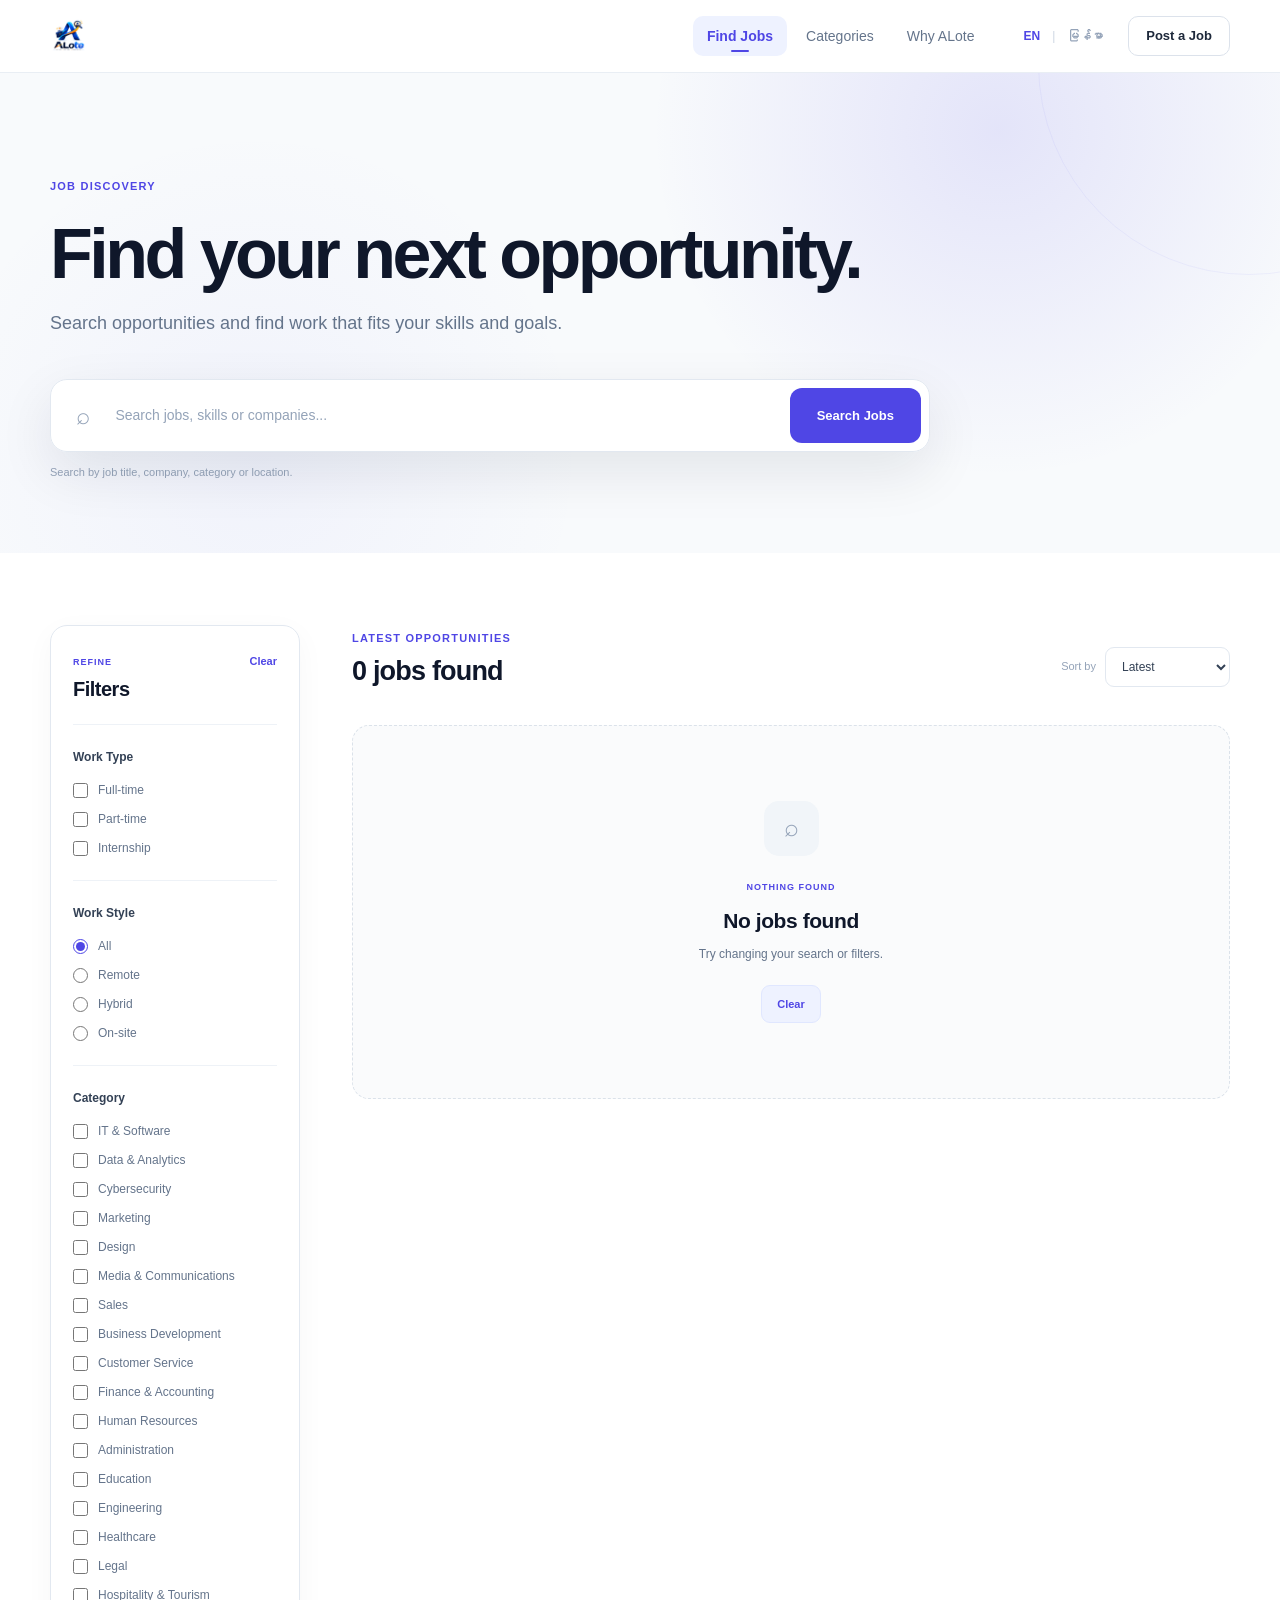
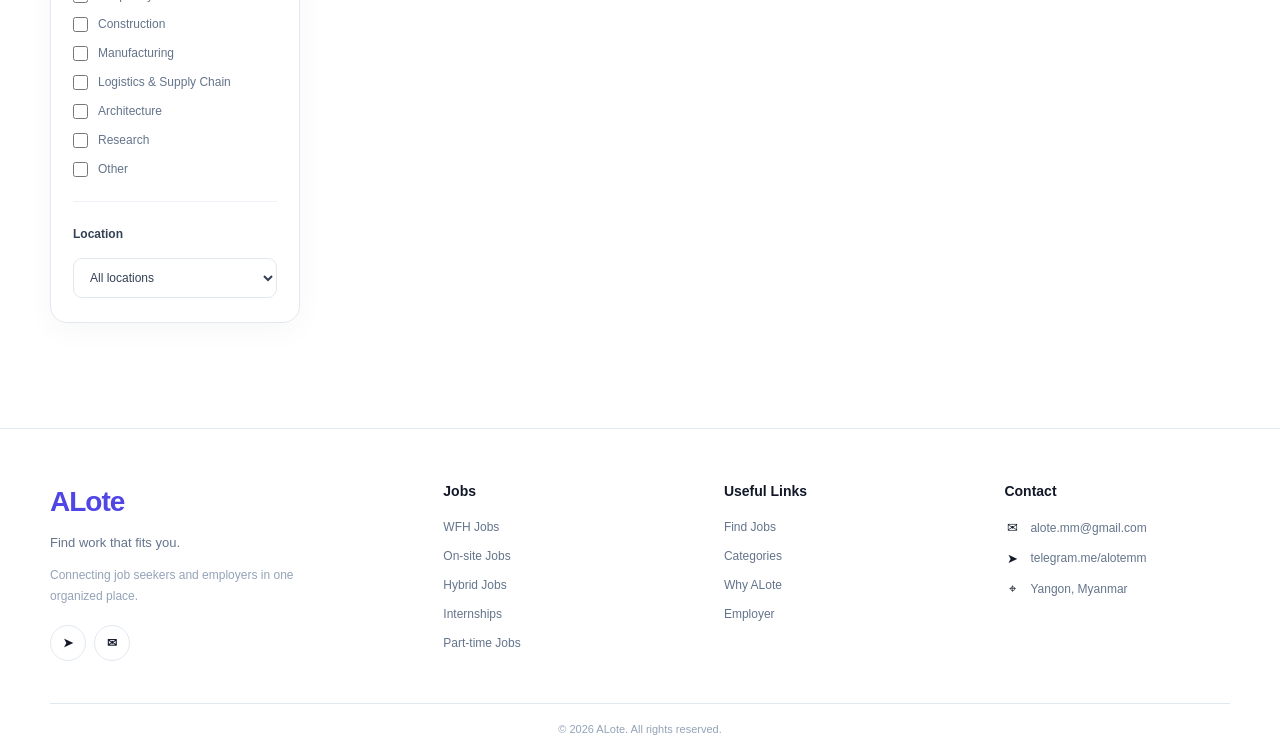
<file: frontend/job-details.html>
<!DOCTYPE html>
<html lang="en">

<head>

    <meta charset="UTF-8">

    <meta
        name="viewport"
        content="width=device-width, initial-scale=1.0">

    <title>
        Backend Developer | ALote
    </title>

    <link
        rel="stylesheet"
        href="css/global.css">

    <link
        rel="stylesheet"
        href="css/job-details.css">

</head>


<body>


<header class="navbar">

    <div class="container navbar-container">

        <!-- LOGO -->

        <a href="index.html" class="logo">

            <img
                src="assets/logo/ALotelogo.png"
                alt="ALote"
                class="logo-image"
            >

        </a>


        <!-- DESKTOP NAVIGATION -->

        <nav class="nav-links">

            <a
                href="jobs.html"
                data-i18n="findJobs"
            >
                Find Jobs
            </a>

            <a
                href="categories.html"
                data-i18n="categories"
            >
                Categories
            </a>

            <a
                href="whyalote.html"
                data-i18n="whyAlote"
            >
                Why ALote
            </a>

        </nav>


        <!-- DESKTOP LANGUAGE -->

        <div class="language-switcher">

            <button
                class="language-button active"
                data-lang="en"
            >
                EN
            </button>

            <span>|</span>

            <button
                class="language-button"
                data-lang="my"
            >
                မြန်မာ
            </button>

        </div>


        <!-- DESKTOP EMPLOYER -->

        <a
            href="employer.html"
            class="employer-link"
            data-i18n="postJob"
        >
            Post a Job
        </a>


        <!-- MOBILE MENU BUTTON -->

        <button
            class="mobile-menu-button"
            id="mobileMenuButton"
            type="button"
            aria-label="Open menu"
            aria-expanded="false"
        >

            <span></span>
            <span></span>
            <span></span>

        </button>

    </div>


    <!-- MOBILE MENU -->

    <div
        class="mobile-menu"
        id="mobileMenu"
    >

        <nav class="mobile-nav-links">

            <a
                href="jobs.html"
                data-i18n="findJobs"
            >
                Find Jobs
            </a>

            <a
                href="categories.html"
                data-i18n="categories"
            >
                Categories
            </a>

            <a
                href="whyalote.html"
                data-i18n="whyAlote"
            >
                Why ALote
            </a>

        </nav>


        <div class="mobile-menu-divider"></div>


        <div class="mobile-language">

            <button
                class="language-button active"
                data-lang="en"
            >
                EN
            </button>

            <span>|</span>

            <button
                class="language-button"
                data-lang="my"
            >
                မြန်မာ
            </button>

        </div>


        <a
            href="employer.html"
            class="mobile-employer-link"
            data-i18n="postJob"
        >
            Post a Job
        </a>

    </div>

</header>


    <!-- =================================
         MAIN
    ================================== -->

    <main>


        <section class="job-details-page">

            <div class="job-details-container">


                <!-- Back -->

                <a
                    href="jobs.html"
                    class="back-link">

                    ←
                    <span data-i18n="backToJobs">
                        Back to jobs
                    </span>

                </a>


                <!-- =================================
                     JOB HEADER
                ================================== -->

                <div class="job-header">


                <div class="company-avatar-large" id="companyAvatar">
                    A
                </div>


                    <div class="job-header-content">

                        <span class="company-name"
                              id="companyName">
                            ABC Technology
                        </span>


                        <h1 id="jobTitle">
                            Backend Developer
                        </h1>


                        <div class="job-header-meta">

                            <span id="jobLocation">
                                Yangon
                            </span>

                            <span>•</span>

                            <span id="workStyleValue">
                                Remote
                            </span>

                            <span>•</span>

                            <span id="employmentTypeValue">
                                Full-time
                            </span>

                        </div>

                    </div>


                    <div class="job-header-action">

                        <div class="salary-large"
                             id="salaryValue">
                            800K – 1.2M MMK
                        </div>


                        <a
                            href="#"
                            id="applyButton"
                            class="apply-button"
                            data-i18n="applyNow">

                            Apply for this job

                        </a>

                    </div>

                </div>


                <!-- =================================
                     CONTENT
                ================================== -->

                <div class="job-details-layout">


                    <!-- LEFT -->

                    <div class="job-main-content">


                        <section class="detail-section">

                            <h2 data-i18n="aboutRole">
                                About the role
                            </h2>

                            <p id="description">
                                We are looking for a motivated
                                Backend Developer to join our
                                development team and build reliable,
                                scalable web applications.
                            </p>

                        </section>


                        <section class="detail-section">

                            <h2 data-i18n="responsibilities">
                                Responsibilities
                            </h2>

                            <ul
                                id="responsibilitiesList"
                                class="detail-list">
                            </ul>

                        </section>


                        <section class="detail-section">

                            <h2 data-i18n="requirements">
                                Requirements
                            </h2>

                            <ul
                                id="requirementsList"
                                class="detail-list">
                            </ul>

                        </section>


                        <!-- =================================
                             APPLICATION
                        ================================== -->

                        <section
                            id="apply"
                            class="apply-section">

                            <div>

                                <span class="section-label">
                                    ALote
                                </span>

                                <h2 data-i18n="applyNow">
                                    Apply for this job
                                </h2>

                                <p>
                                    Submit your application
                                    and let the company
                                    contact you by email.
                                </p>

                            </div>


                            <a
                                href="#"
                               id="applyButtonBottom"
                                class="apply-button"
                                data-i18n="applyNow">

                                Apply now →

                            </a>

                        </section>


                    </div>


                    <!-- RIGHT -->

                    <aside class="job-sidebar">


                        <div class="overview-card">

                            <h2 data-i18n="jobOverview">
                                Job overview
                            </h2>


                            <div class="overview-item">

                                <span class="overview-label"
                                      data-i18n="location">
                                    Location
                                </span>

                                <strong id="sidebarLocation">
                                    Yangon
                                </strong>

                            </div>


                            <div class="overview-item">

                                <span class="overview-label"
                                      data-i18n="workStyle">
                                    Work style
                                </span>

                                <strong id="sidebarWorkStyle">
                                    Remote
                                </strong>

                            </div>


                            <div class="overview-item">

                                <span class="overview-label"
                                      data-i18n="employmentType">
                                    Employment type
                                </span>

                                <strong id="sidebarEmploymentType">
                                    Full-time
                                </strong>

                            </div>


                            <div class="overview-item">

                                <span class="overview-label"
                                      data-i18n="salary">
                                    Salary
                                </span>

                                <strong id="sidebarSalary">
                                    800K – 1.2M MMK
                                </strong>

                            </div>


                            <div class="overview-item">

                                <span class="overview-label"
                                      data-i18n="category">
                                    Category
                                </span>

                                <strong id="categoryValue">
                                    IT & Software
                                </strong>

                            </div>

                        </div>


                        <!-- Dates -->

                        <div class="dates-card">

                            <div class="date-item">

                                <span
                                    data-i18n="posted">
                                    Posted
                                </span>

                                <strong id="postedDate">
                                    August 20, 2026
                                </strong>

                            </div>


                            <div class="date-item">

                                <span
                                    data-i18n="applicationDeadline">
                                    Application deadline
                                </span>

                                <strong id="deadlineDate">
                                    September 15, 2026
                                </strong>

                            </div>

                        </div>


                    </aside>

                </div>

            </div>

        </section>

    </main>

<!-- ==================================================
     FOOTER
================================================== -->

<footer class="footer">

    <div class="container footer-container">


        <!-- Brand -->

        <div class="footer-brand">

            <a
                href="index.html"
                class="footer-logo"
            >
                ALote
            </a>


            <p class="footer-tagline">

                <span data-i18n="footerTagline">
                    Find work that fits you.
                </span>

            </p>


            <p
                class="footer-description"
                data-i18n="footerDescription"
            >
                Connecting job seekers and employers
                in one organized place.
            </p>


            <div class="footer-socials">

                <a
                    href="https://telegram.me/alotemm"
                    aria-label="Telegram"
                >
                    ➤
                </a>

                <a
                    href="https://mail.google.com/mail/?view=cm&fs=1&to=alote.mm@gmail.com&su=Contact%20ALote"
                    aria-label="Email"
                >
                    ✉
                </a>

            </div>

        </div>



        <!-- Job Categories -->

        <div class="footer-column">

            <h3 data-i18n="footerJobs">
                Jobs
            </h3>


            <a
                href="jobs.html?mode=wfh"
                data-i18n="footerWfh"
            >
                WFH Jobs
            </a>


            <a
                href="jobs.html?mode=onsite"
                data-i18n="footerOnsite"
            >
                On-site Jobs
            </a>


            <a
                href="jobs.html?mode=hybrid"
                data-i18n="footerHybrid"
            >
                Hybrid Jobs
            </a>


            <a
                href="jobs.html?mode=internship"
                data-i18n="footerInternship"
            >
                Internships
            </a>


            <a
                href="jobs.html?mode=part-time"
                data-i18n="footerPartTime"
            >
                Part-time Jobs
            </a>

        </div>



        <!-- Useful Links -->

        <div class="footer-column">

            <h3 data-i18n="footerLinks">
                Useful Links
            </h3>


            <a
                href="jobs.html"
                data-i18n="findJobs"
            >
                Find Jobs
            </a>


            <a
                href="categories.html"
                data-i18n="categories"
            >
                Categories
            </a>


            <a
                href="whyalote.html"
                data-i18n="whyAlote"
            >
                Why ALote
            </a>


            <a
                href="employer.html"
                data-i18n="employer"
            >
                Employer
            </a>

        </div>



        <!-- Contact -->

        <div class="footer-column footer-contact">

            <h3 data-i18n="footerContact">
                Contact
            </h3>


            <a
                href="https://mail.google.com/mail/?view=cm&fs=1&to=alote.mm@gmail.com&su=Contact%20ALote"
                target="_blank"
                rel="noopener noreferrer"
            >
                <span class="contact-icon">
                    ✉
                </span>

                alote.mm@gmail.com
            </a>


            <a
                href="https://telegram.me/alotemm"
                target="_blank"
                rel="noopener noreferrer"
            >
                <span class="contact-icon">
                    ➤
                </span>

                telegram.me/alotemm
            </a>

            <a href="#">

                <span class="contact-icon">
                    ⌖
                </span>

                Yangon, Myanmar

            </a>

        </div>

    </div>


    <div class="footer-bottom container">

        <p
            class="copyright"
            data-i18n="copyright"
        >
            © 2026 ALote. All rights reserved.
        </p>

    </div>

</footer>
    <script src="js/config.js"></script>
    <script src="js/job-details.js"></script>
    <script src="js/mobile-nav.js"></script>

</body>

</html>
</file>
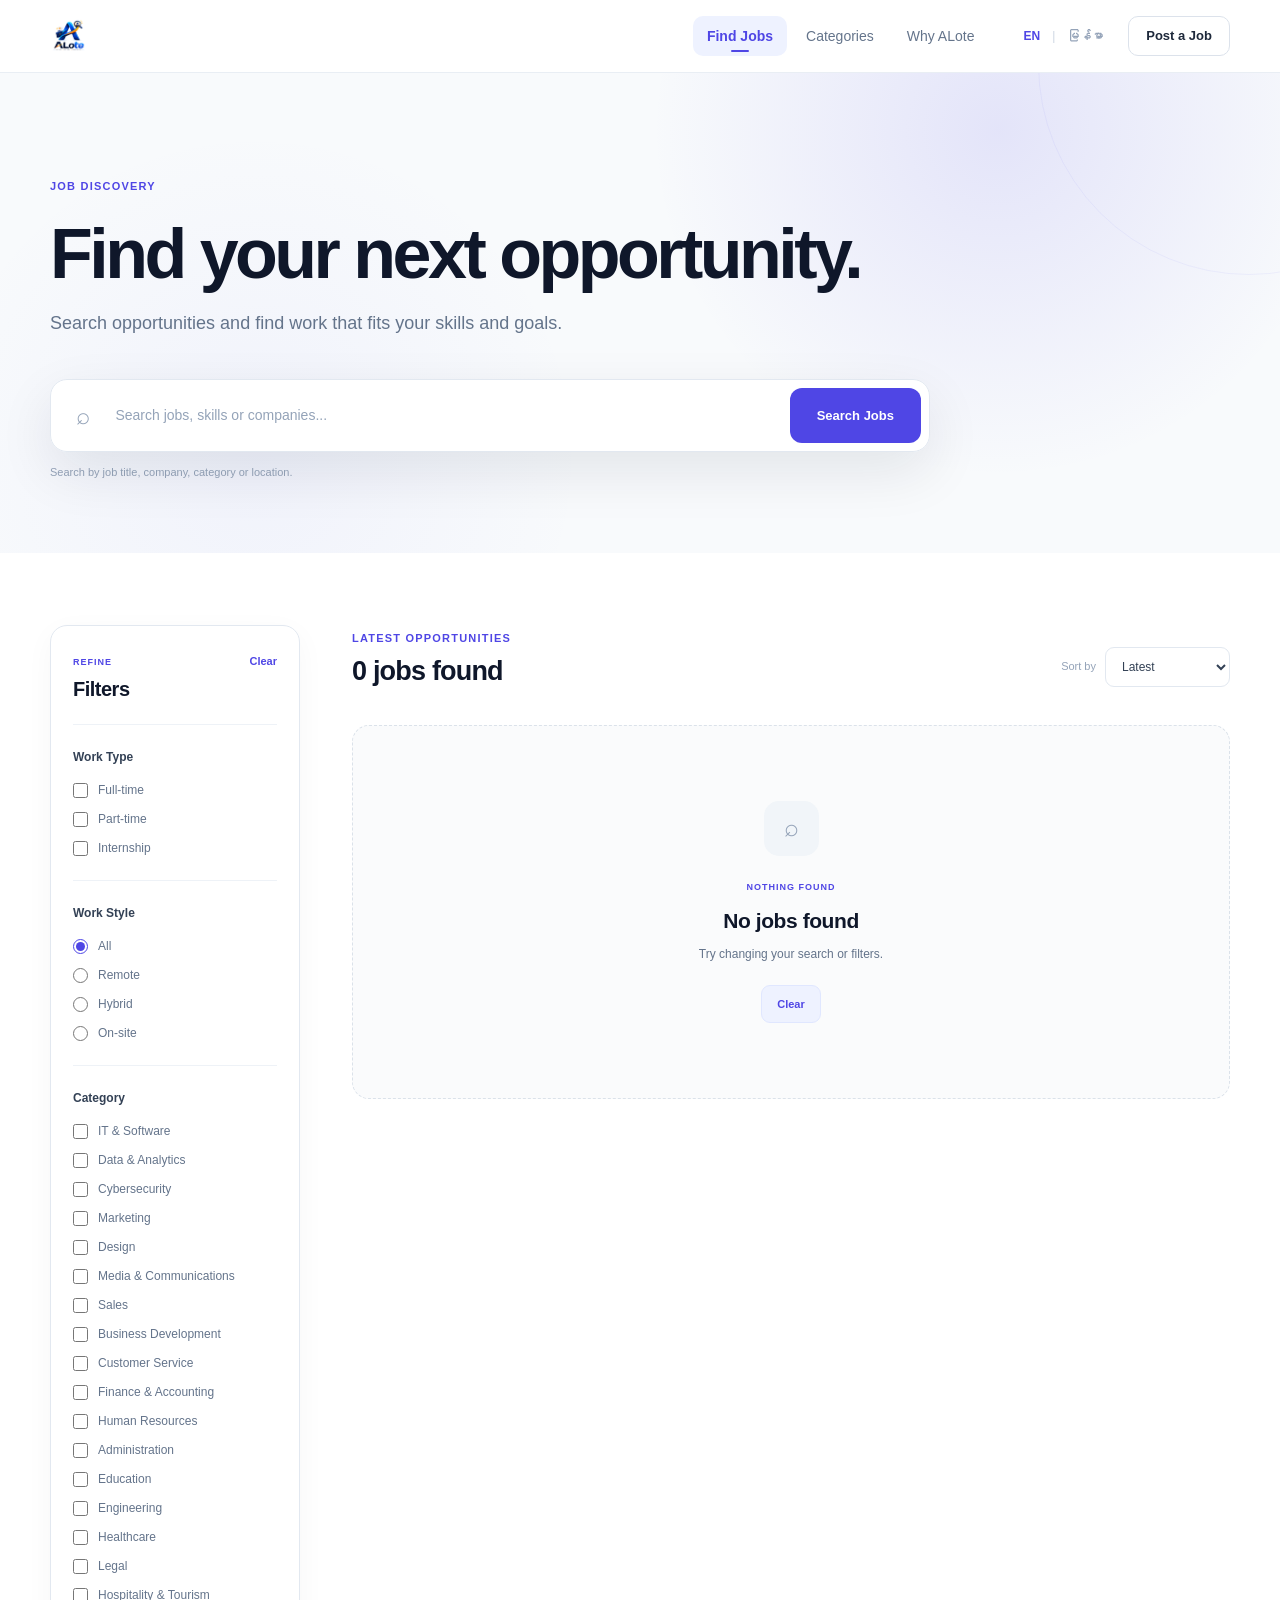
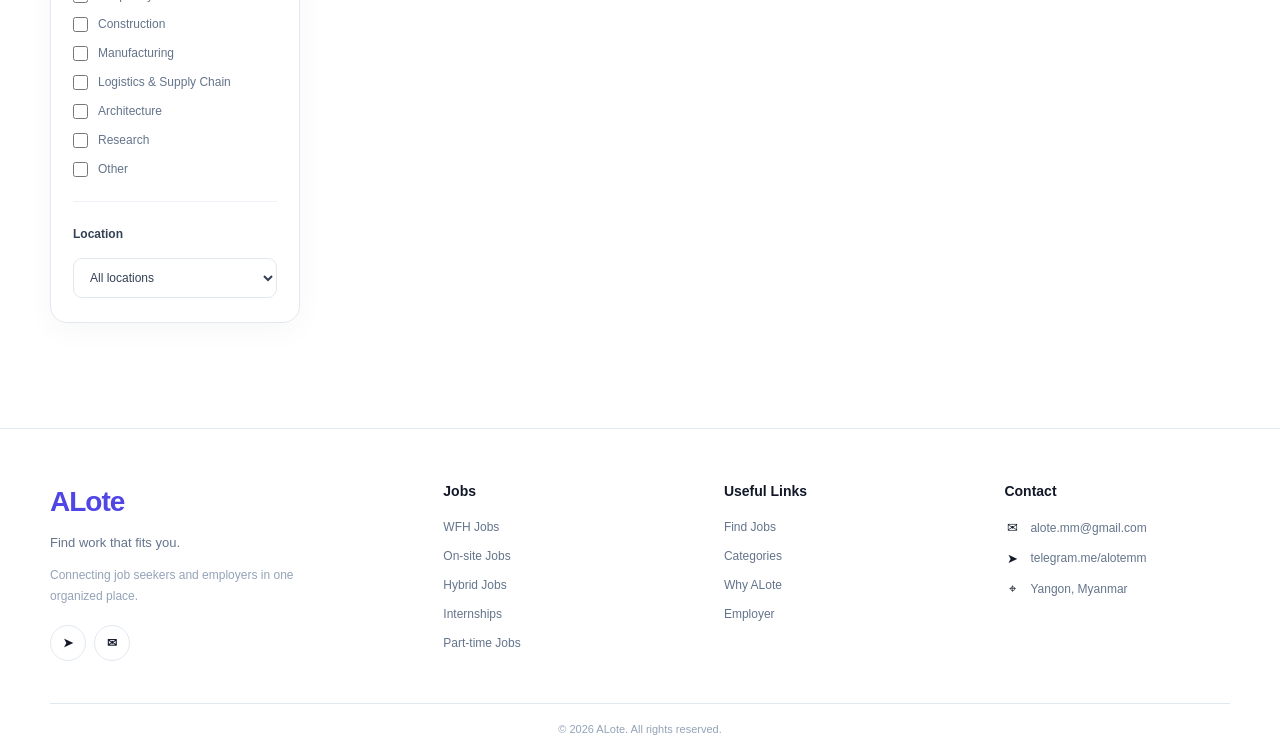
<file: frontend/jobs.html>
<!DOCTYPE html>
<html lang="en">

<head>

    <meta charset="UTF-8">

    <meta
        name="viewport"
        content="width=device-width, initial-scale=1.0"
    >

    <title>Find Jobs | ALote</title>

    <link
        rel="stylesheet"
        href="css/global.css"
    >

    <link
        rel="stylesheet"
        href="css/jobs.css"
    >

</head>


<body>


<!-- ==================================================
     NAVIGATION
================================================== -->

<header class="navbar">

    <div class="container navbar-container">


        <!-- LOGO -->

        <a
            href="index.html"
            class="logo"
        >

            <img
                src="assets/logo/ALotelogo.png"
                alt="ALote"
                class="logo-image"
            >

        </a>



        <!-- DESKTOP NAVIGATION -->

        <nav class="nav-links">

            <a
                href="jobs.html"
                class="nav-link active"
                data-i18n="findJobs"
            >
                Find Jobs
            </a>


            <a
                href="categories.html"
                class="nav-link"
                data-i18n="categories"
            >
                Categories
            </a>


            <a
                href="whyalote.html"
                class="nav-link"
                data-i18n="whyAlote"
            >
                Why ALote
            </a>

        </nav>



        <!-- DESKTOP LANGUAGE -->

        <div class="language-switcher">

            <button
                class="language-button active"
                data-lang="en"
            >
                EN
            </button>

            <span>|</span>

            <button
                class="language-button"
                data-lang="my"
            >
                မြန်မာ
            </button>

        </div>



        <!-- DESKTOP EMPLOYER -->

        <a
            href="employer.html"
            class="employer-link"
            data-i18n="postJob"
        >
            Post a Job
        </a>



        <!-- MOBILE MENU BUTTON -->

        <button
            class="mobile-menu-button"
            id="mobileMenuButton"
            type="button"
            aria-label="Open menu"
            aria-expanded="false"
        >

            <span></span>
            <span></span>
            <span></span>

        </button>

    </div>



    <!-- MOBILE MENU -->

    <div
        class="mobile-menu"
        id="mobileMenu"
    >

        <nav class="mobile-nav-links">

            <a
                href="jobs.html"
                data-i18n="findJobs"
            >
                Find Jobs
            </a>


            <a
                href="categories.html"
                data-i18n="categories"
            >
                Categories
            </a>


            <a
                href="whyalote.html"
                data-i18n="whyAlote"
            >
                Why ALote
            </a>

        </nav>


        <div class="mobile-menu-divider"></div>


        <div class="mobile-language">

            <button
                class="language-button active"
                data-lang="en"
            >
                EN
            </button>

            <span>|</span>

            <button
                class="language-button"
                data-lang="my"
            >
                မြန်မာ
            </button>

        </div>


        <a
            href="employer.html"
            class="mobile-employer-link"
            data-i18n="postJob"
        >
            Post a Job
        </a>

    </div>

</header>



<!-- ==================================================
     MAIN
================================================== -->

<main>


<!-- ==================================================
     JOB HERO
================================================== -->

<section class="jobs-hero">

    <div class="container jobs-container">

        <div class="jobs-hero-content">

            <span
                class="section-label"
                data-i18n="jobDiscovery"
            >
                JOB DISCOVERY
            </span>


            <h1 data-i18n="findNextOpportunity">
                Find your next opportunity.
            </h1>


            <p data-i18n="jobsSubtitle">
                Search opportunities and find work
                that fits your skills and goals.
            </p>

        </div>



        <!-- ==================================================
             SEARCH BAR
        ================================================== -->

        <form
            class="jobs-search"
            id="jobSearchForm"
        >

            <div class="search-field">

                <span
                    class="search-icon"
                    aria-hidden="true"
                >
                    ⌕
                </span>


                <input
                    type="text"
                    id="jobSearch"
                    data-i18n-placeholder="searchPlaceholder"
                    placeholder="Search jobs, skills or companies..."
                    autocomplete="off"
                >


                <button
                    type="button"
                    class="search-clear"
                    id="clearSearch"
                    aria-label="Clear search"
                >
                    ×
                </button>

            </div>


            <button
                type="submit"
                class="search-button"
                id="searchButton"
                data-i18n="searchJobs"
            >
                Search Jobs
            </button>

        </form>



        <!-- SEARCH HINT -->

        <div class="search-hint">

            <span data-i18n="searchHint">
                Try searching by job title, skill or company
            </span>

        </div>

    </div>

</section>



<!-- ==================================================
     JOBS CONTENT
================================================== -->

<section class="jobs-section">

    <div class="container jobs-layout">



        <!-- ==================================================
             MOBILE FILTER BUTTON
        ================================================== -->

        <button
            type="button"
            class="mobile-filter-button"
            id="mobileFilterButton"
        >

            <span>
                ☷
            </span>

            <span data-i18n="filters">
                Filters
            </span>

            <span
                class="filter-count"
                id="activeFilterCount"
            >
                0
            </span>

        </button>



        <!-- ==================================================
             FILTERS
        ================================================== -->

        <aside
            class="filters-panel"
            id="filtersPanel"
        >


            <div class="filters-header">

                <div>

                    <span
                        class="filter-eyebrow"
                        data-i18n="refineSearch"
                    >
                        REFINE
                    </span>

                    <h2 data-i18n="filters">
                        Filters
                    </h2>

                </div>


                <button
                    type="button"
                    id="clearFilters"
                    class="clear-filters"
                    data-i18n="clearFilters"
                >
                    Clear
                </button>

            </div>



            <!-- ==================================================
                 WORK TYPE
            ================================================== -->

            <div class="filter-group">

                <h3 data-i18n="workType">
                    Work Type
                </h3>


                <label class="filter-option">

                    <input
                        type="checkbox"
                        name="workType"
                        value="Full-time"
                    >

                    <span data-i18n="fullTime">
                        Full-time
                    </span>

                </label>


                <label class="filter-option">

                    <input
                        type="checkbox"
                        name="workType"
                        value="Part-time"
                    >

                    <span data-i18n="partTime">
                        Part-time
                    </span>

                </label>


                <label class="filter-option">

                    <input
                        type="checkbox"
                        name="workType"
                        value="Internship"
                    >

                    <span data-i18n="internship">
                        Internship
                    </span>

                </label>

            </div>



            <!-- ==================================================
                 WORK STYLE
            ================================================== -->

            <div class="filter-group">

                <h3 data-i18n="workStyle">
                    Work Style
                </h3>


                <label class="filter-option">

                    <input
                        type="radio"
                        name="workStyle"
                        value="All"
                        checked
                    >

                    <span data-i18n="all">
                        All
                    </span>

                </label>


                <label class="filter-option">

                    <input
                        type="radio"
                        name="workStyle"
                        value="WFH"
                    >

                    <span data-i18n="remote">
                        Remote
                    </span>

                </label>


                <label class="filter-option">

                    <input
                        type="radio"
                        name="workStyle"
                        value="Hybrid"
                    >

                    <span data-i18n="hybrid">
                        Hybrid
                    </span>

                </label>


                <label class="filter-option">

                    <input
                        type="radio"
                        name="workStyle"
                        value="On-site"
                    >

                    <span data-i18n="onsite">
                        On-site
                    </span>

                </label>

            </div>



            <!-- ==================================================
                CATEGORY
            ================================================== -->

            <div class="filter-group">

                <h3 data-i18n="category">
                    Category
                </h3>


                <!-- IT & Technology -->

                <label class="filter-option">

                    <input
                        type="checkbox"
                        name="category"
                        value="IT & Software"
                    >

                    <span data-i18n="itSoftware">
                        IT & Software
                    </span>

                </label>


                <label class="filter-option">

                    <input
                        type="checkbox"
                        name="category"
                        value="Data & Analytics"
                    >

                    <span data-i18n="dataAnalytics">
                        Data & Analytics
                    </span>

                </label>


                <label class="filter-option">

                    <input
                        type="checkbox"
                        name="category"
                        value="Cybersecurity"
                    >

                    <span data-i18n="cybersecurity">
                        Cybersecurity
                    </span>

                </label>


                <!-- Marketing & Creative -->

                <label class="filter-option">

                    <input
                        type="checkbox"
                        name="category"
                        value="Marketing"
                    >

                    <span data-i18n="marketing">
                        Marketing
                    </span>

                </label>


                <label class="filter-option">

                    <input
                        type="checkbox"
                        name="category"
                        value="Design"
                    >

                    <span data-i18n="design">
                        Design
                    </span>

                </label>


                <label class="filter-option">

                    <input
                        type="checkbox"
                        name="category"
                        value="Media & Communications"
                    >

                    <span data-i18n="mediaCommunications">
                        Media & Communications
                    </span>

                </label>


                <!-- Business -->

                <label class="filter-option">

                    <input
                        type="checkbox"
                        name="category"
                        value="Sales"
                    >

                    <span data-i18n="sales">
                        Sales
                    </span>

                </label>


                <label class="filter-option">

                    <input
                        type="checkbox"
                        name="category"
                        value="Business Development"
                    >

                    <span data-i18n="businessDevelopment">
                        Business Development
                    </span>

                </label>


                <label class="filter-option">

                    <input
                        type="checkbox"
                        name="category"
                        value="Customer Service"
                    >

                    <span data-i18n="customerService">
                        Customer Service
                    </span>

                </label>


                <!-- Finance -->

                <label class="filter-option">

                    <input
                        type="checkbox"
                        name="category"
                        value="Finance & Accounting"
                    >

                    <span data-i18n="financeAccounting">
                        Finance & Accounting
                    </span>

                </label>


                <!-- Human Resources -->

                <label class="filter-option">

                    <input
                        type="checkbox"
                        name="category"
                        value="Human Resources"
                    >

                    <span data-i18n="humanResources">
                        Human Resources
                    </span>

                </label>


                <!-- Administration -->

                <label class="filter-option">

                    <input
                        type="checkbox"
                        name="category"
                        value="Administration"
                    >

                    <span data-i18n="administration">
                        Administration
                    </span>

                </label>


                <!-- Education -->

                <label class="filter-option">

                    <input
                        type="checkbox"
                        name="category"
                        value="Education"
                    >

                    <span data-i18n="education">
                        Education
                    </span>

                </label>


                <!-- Engineering -->

                <label class="filter-option">

                    <input
                        type="checkbox"
                        name="category"
                        value="Engineering"
                    >

                    <span data-i18n="engineering">
                        Engineering
                    </span>

                </label>


                <!-- Healthcare -->

                <label class="filter-option">

                    <input
                        type="checkbox"
                        name="category"
                        value="Healthcare"
                    >

                    <span data-i18n="healthcare">
                        Healthcare
                    </span>

                </label>


                <!-- Legal -->

                <label class="filter-option">

                    <input
                        type="checkbox"
                        name="category"
                        value="Legal"
                    >

                    <span data-i18n="legal">
                        Legal
                    </span>

                </label>


                <!-- Hospitality -->

                <label class="filter-option">

                    <input
                        type="checkbox"
                        name="category"
                        value="Hospitality & Tourism"
                    >

                    <span data-i18n="hospitalityTourism">
                        Hospitality & Tourism
                    </span>

                </label>


                <!-- Construction -->

                <label class="filter-option">

                    <input
                        type="checkbox"
                        name="category"
                        value="Construction"
                    >

                    <span data-i18n="construction">
                        Construction
                    </span>

                </label>


                <!-- Manufacturing -->

                <label class="filter-option">

                    <input
                        type="checkbox"
                        name="category"
                        value="Manufacturing"
                    >

                    <span data-i18n="manufacturing">
                        Manufacturing
                    </span>

                </label>


                <!-- Logistics -->

                <label class="filter-option">

                    <input
                        type="checkbox"
                        name="category"
                        value="Logistics & Supply Chain"
                    >

                    <span data-i18n="logisticsSupplyChain">
                        Logistics & Supply Chain
                    </span>

                </label>


                <!-- Architecture -->

                <label class="filter-option">

                    <input
                        type="checkbox"
                        name="category"
                        value="Architecture"
                    >

                    <span data-i18n="architecture">
                        Architecture
                    </span>

                </label>


                <!-- Research -->

                <label class="filter-option">

                    <input
                        type="checkbox"
                        name="category"
                        value="Research"
                    >

                    <span data-i18n="research">
                        Research
                    </span>

                </label>


                <!-- Others -->

                <label class="filter-option">

                    <input
                        type="checkbox"
                        name="category"
                        value="Other"
                    >

                    <span data-i18n="other">
                        Other
                    </span>

                </label>

            </div>



            <!-- ==================================================
                 LOCATION
            ================================================== -->

            <div class="filter-group">

                <h3 data-i18n="location">
                    Location
                </h3>


                <select id="locationFilter">
                
                    <option value="" data-i18n="allLocations">
                        All locations
                    </option>
                
                </select>

            </div>


        </aside>



        <!-- ==================================================
             RESULTS
        ================================================== -->

        <div class="jobs-results">



            <!-- ==================================================
                 CATEGORY CONTEXT
            ================================================== -->

            <div
                id="categoryContext"
                class="category-context hidden"
            >

                <div class="category-context-main">

                    <span
                        class="category-context-label"
                        data-i18n="categoryResults"
                    >
                        CATEGORY RESULTS
                    </span>


                    <h2 id="categoryContextTitle">
                        Engineering Jobs
                    </h2>


                    <p id="categoryContextDescription">
                        Showing jobs in Engineering.
                    </p>

                </div>


                <a
                    href="jobs.html"
                    class="category-context-clear"
                    data-i18n="viewAllJobs"
                >
                    View all jobs
                </a>

            </div>



            <!-- ==================================================
                 RESULTS HEADER
            ================================================== -->

            <div class="results-header">

                <div class="results-heading">

                    <span
                        class="results-label"
                        data-i18n="latestOpportunities"
                    >
                        LATEST OPPORTUNITIES
                    </span>


                    <h2>

                        <span id="jobCount">
                            6
                        </span>

                        <span data-i18n="jobsFound">
                            jobs found
                        </span>

                    </h2>

                </div>



                <div class="results-actions">

                    <span
                        class="sort-label"
                        data-i18n="sortBy"
                    >
                        Sort by
                    </span>


                    <select
                        id="sortJobs"
                        class="sort-select"
                    >

                        <option
                            value="latest"
                            data-i18n="latest"
                        >
                            Latest
                        </option>


                        <option
                            value="oldest"
                            data-i18n="oldest"
                        >
                            Oldest
                        </option>

                    </select>

                </div>

            </div>



            <!-- ==================================================
                 ACTIVE FILTERS
            ================================================== -->

            <div
                class="active-filters"
                id="activeFilters"
            >
            </div>



            <!-- ==================================================
                 JOB LIST
            ================================================== -->

            <div
                id="jobsList"
                class="jobs-list"
            >
            </div>



            <!-- ==================================================
                 EMPTY STATE
            ================================================== -->

            <div
                id="emptyState"
                class="empty-state hidden"
            >

                <div class="empty-icon">
                    ⌕
                </div>


                <span
                    class="empty-label"
                    data-i18n="nothingFound"
                >
                    NOTHING FOUND
                </span>


                <h3 data-i18n="noJobs">
                    No jobs found
                </h3>


                <p data-i18n="noJobsDescription">
                    Try changing your search or filters.
                </p>


                <button
                    type="button"
                    id="emptyClearFilters"
                    data-i18n="clearFilters"
                >
                    Clear filters
                </button>

            </div>

        </div>

    </div>

</section>


</main>



<!-- ==================================================
     FOOTER
================================================== -->

<footer class="footer">

    <div class="container footer-container">


        <!-- Brand -->

        <div class="footer-brand">

            <a
                href="index.html"
                class="footer-logo"
            >
                ALote
            </a>


            <p class="footer-tagline">

                <span data-i18n="footerTagline">
                    Find work that fits you.
                </span>

            </p>


            <p
                class="footer-description"
                data-i18n="footerDescription"
            >
                Connecting job seekers and employers
                in one organized place.
            </p>


            <div class="footer-socials">

                <a
                    href="https://telegram.me/alotemm"
                    aria-label="Telegram"
                >
                    ➤
                </a>

                <a
                    href="https://mail.google.com/mail/?view=cm&fs=1&to=alote.mm@gmail.com&su=Contact%20ALote"
                    aria-label="Email"
                >
                    ✉
                </a>

            </div>

        </div>



        <!-- Job Categories -->

        <div class="footer-column">

            <h3 data-i18n="footerJobs">
                Jobs
            </h3>


            <a
                href="jobs.html?mode=wfh"
                data-i18n="footerWfh"
            >
                WFH Jobs
            </a>


            <a
                href="jobs.html?mode=onsite"
                data-i18n="footerOnsite"
            >
                On-site Jobs
            </a>


            <a
                href="jobs.html?mode=hybrid"
                data-i18n="footerHybrid"
            >
                Hybrid Jobs
            </a>


            <a
                href="jobs.html?mode=internship"
                data-i18n="footerInternship"
            >
                Internships
            </a>


            <a
                href="jobs.html?mode=part-time"
                data-i18n="footerPartTime"
            >
                Part-time Jobs
            </a>

        </div>



        <!-- Useful Links -->

        <div class="footer-column">

            <h3 data-i18n="footerLinks">
                Useful Links
            </h3>


            <a
                href="jobs.html"
                data-i18n="findJobs"
            >
                Find Jobs
            </a>


            <a
                href="categories.html"
                data-i18n="categories"
            >
                Categories
            </a>


            <a
                href="whyalote.html"
                data-i18n="whyAlote"
            >
                Why ALote
            </a>


            <a
                href="employer.html"
                data-i18n="employer"
            >
                Employer
            </a>

        </div>



        <!-- Contact -->

        <div class="footer-column footer-contact">

            <h3 data-i18n="footerContact">
                Contact
            </h3>


            <a
                href="https://mail.google.com/mail/?view=cm&fs=1&to=alote.mm@gmail.com&su=Contact%20ALote"
                target="_blank"
                rel="noopener noreferrer"
            >
                <span class="contact-icon">
                    ✉
                </span>

                alote.mm@gmail.com
            </a>


            <a
                href="https://telegram.me/alotemm"
                target="_blank"
                rel="noopener noreferrer"
            >
                <span class="contact-icon">
                    ➤
                </span>

                telegram.me/alotemm
            </a>

            <a href="#">

                <span class="contact-icon">
                    ⌖
                </span>

                Yangon, Myanmar

            </a>

        </div>

    </div>


    <div class="footer-bottom container">

        <p
            class="copyright"
            data-i18n="copyright"
        >
            © 2026 ALote. All rights reserved.
        </p>

    </div>

</footer>



<!-- ==================================================
     JAVASCRIPT
================================================== -->
<script src="js/config.js"></script>
<script src="js/jobs.js"></script>

<script src="js/mobile-nav.js"></script>


</body>

</html>
</file>
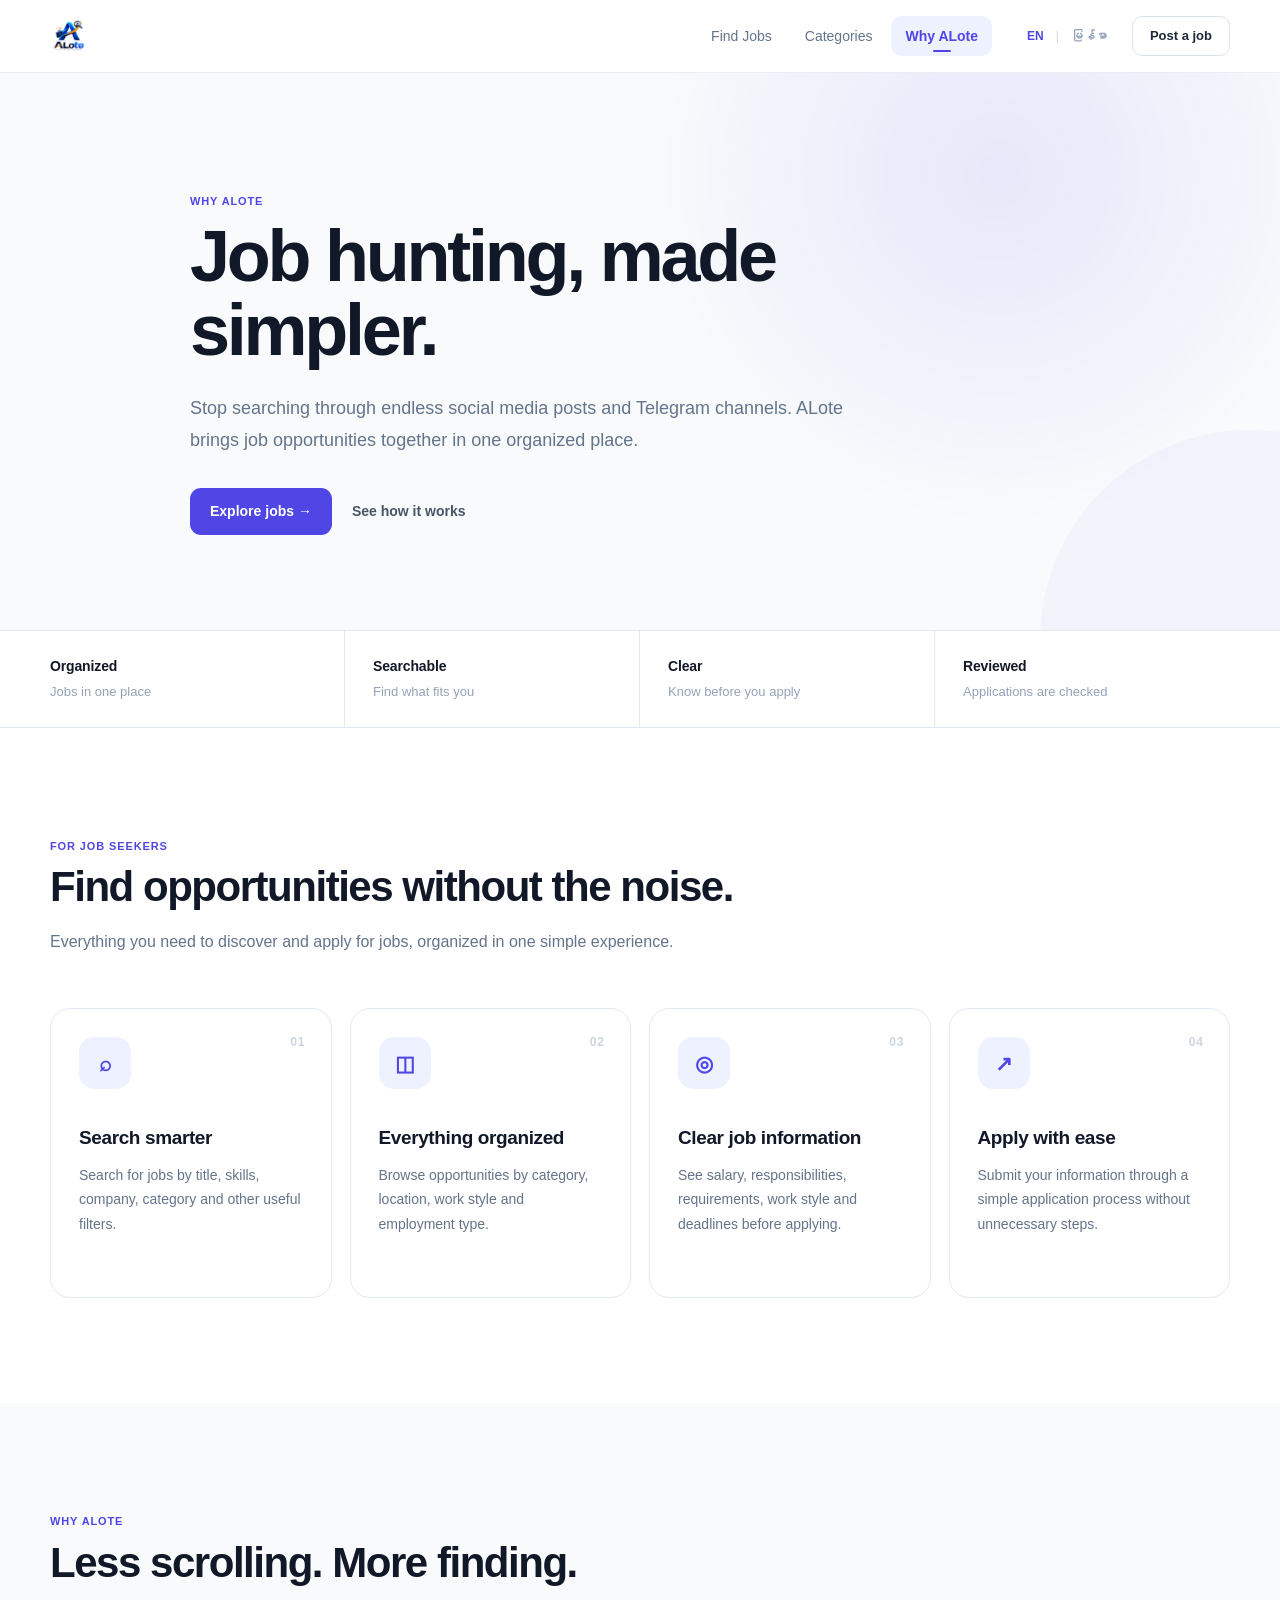
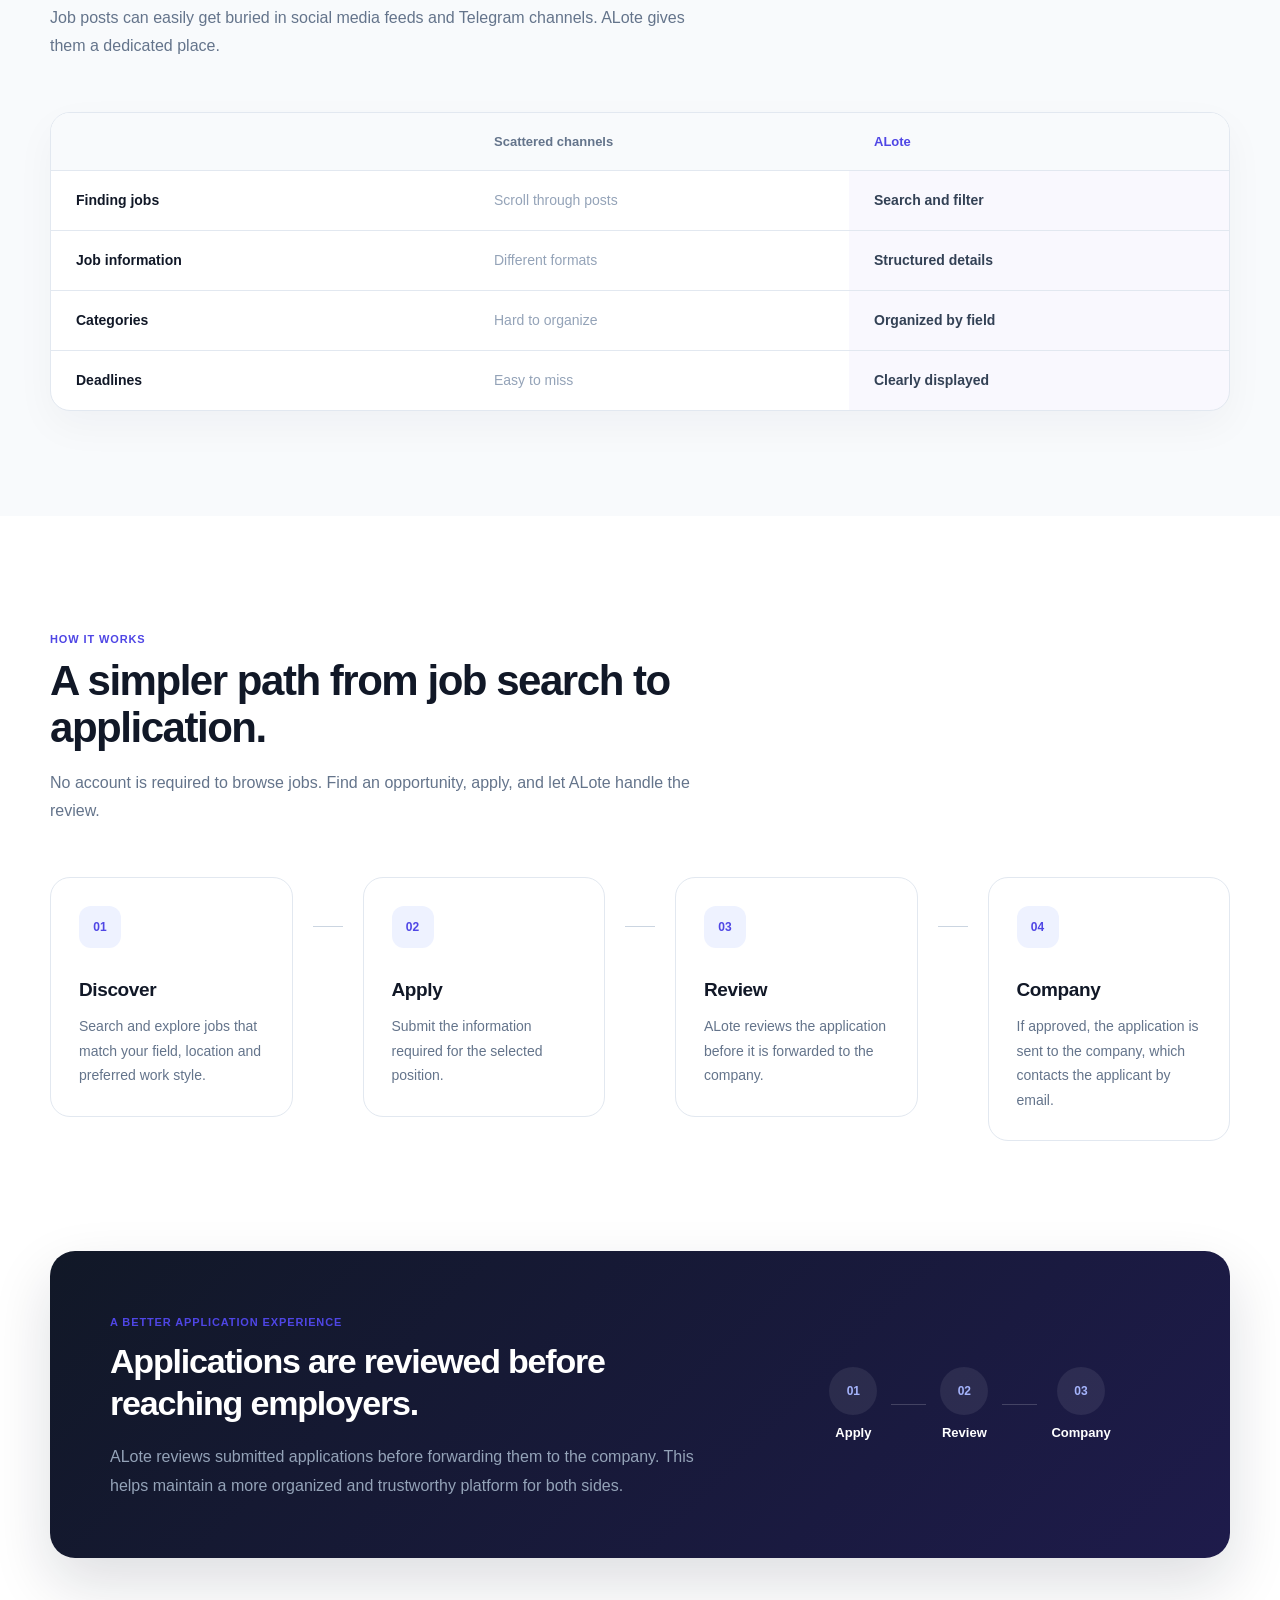
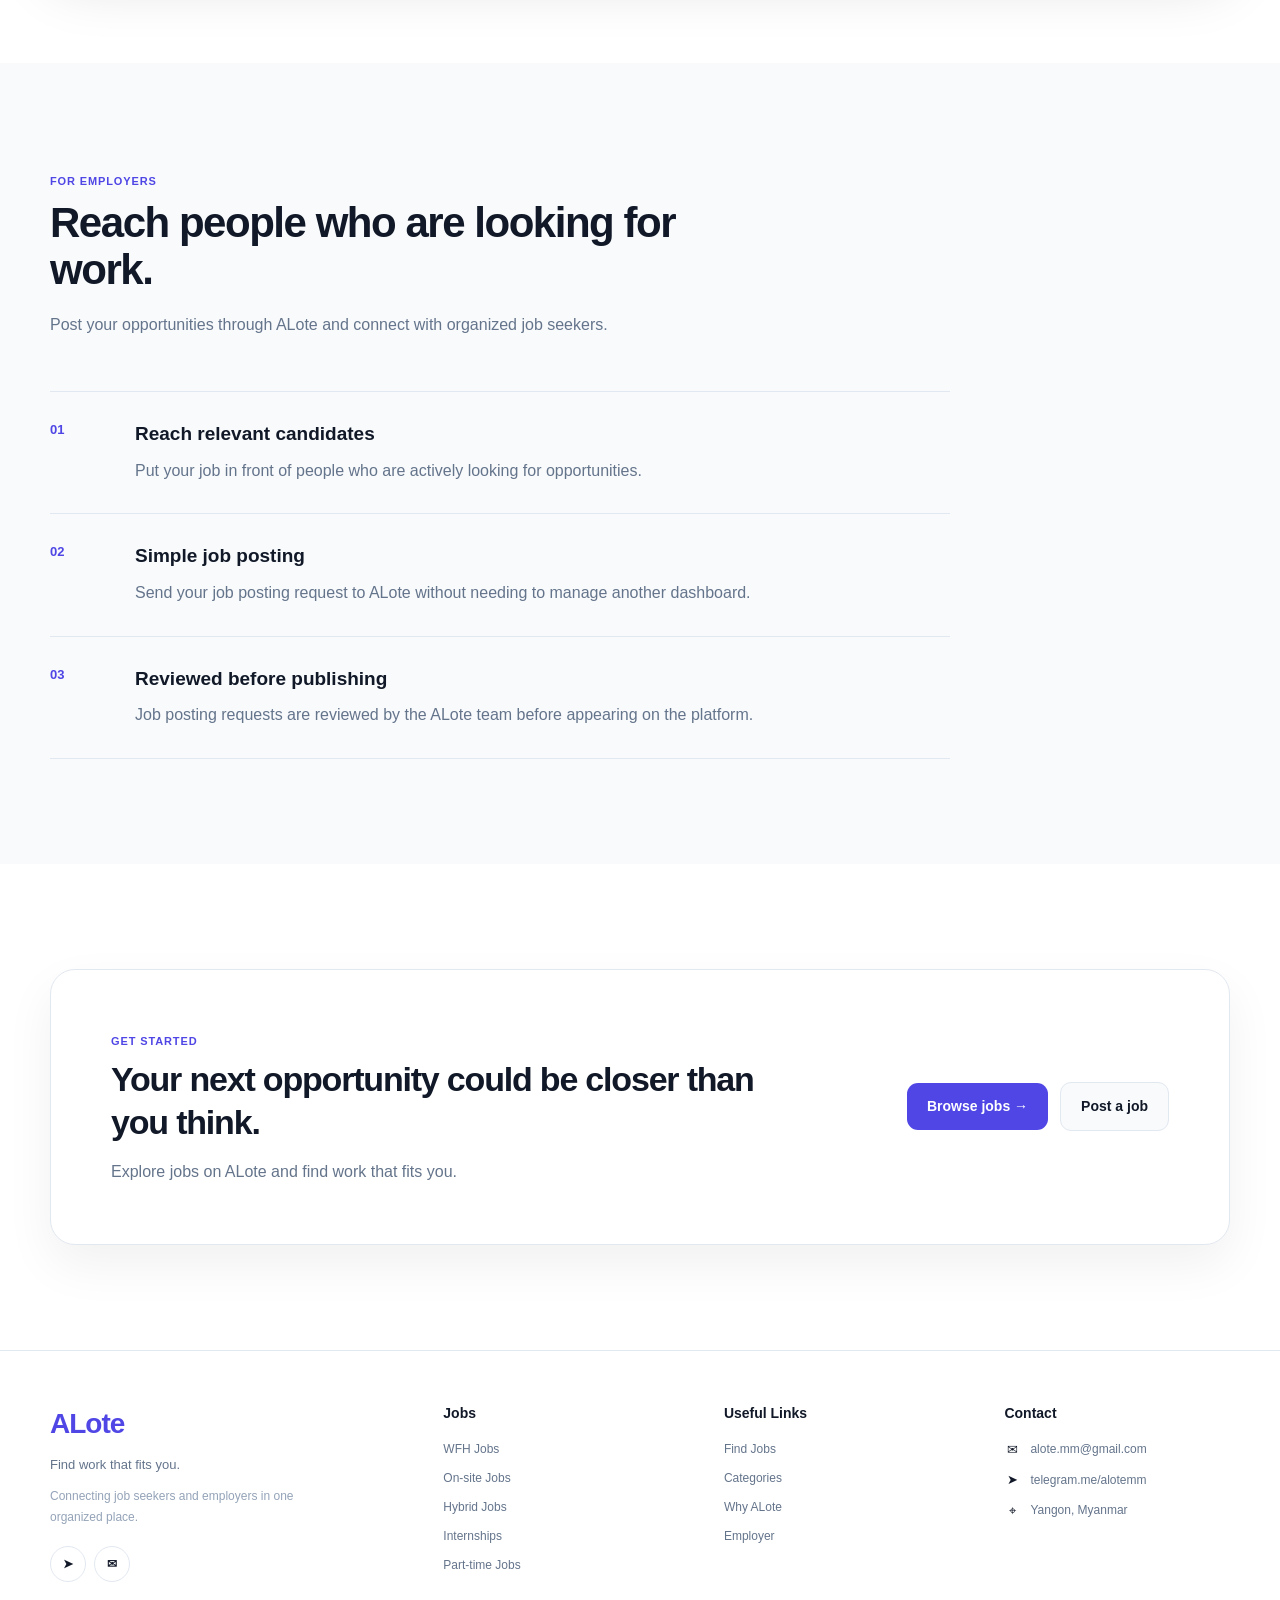
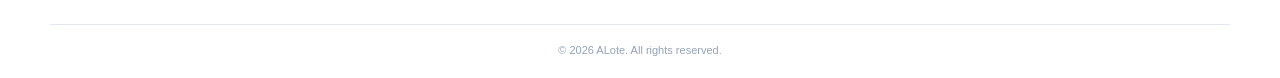
<file: frontend/whyalote.html>
<!DOCTYPE html>
<html lang="en">

<head>

    <meta charset="UTF-8">

    <meta
        name="viewport"
        content="width=device-width, initial-scale=1.0"
    >

    <title>Why ALote | ALote</title>

    <link
        rel="stylesheet"
        href="css/global.css"
    >

    <link
        rel="stylesheet"
        href="css/whyalote.css"
    >

</head>


<body>


<!-- ==================================================
     NAVIGATION
================================================== -->

<header class="navbar">

    <div class="container navbar-container">

        <!-- LOGO -->

        <a href="index.html" class="logo">

            <img
                src="assets/logo/ALotelogo.png"
                alt="ALote"
                class="logo-image"
            >

        </a>


        <!-- DESKTOP NAVIGATION -->

        <nav class="nav-links">

            <a
                href="jobs.html"
                data-i18n="findJobs"
            >
                Find Jobs
            </a>

            <a
                href="categories.html"
                data-i18n="categories"
            >
                Categories
            </a>

            <a
                href="whyalote.html"
                class="active"
                data-i18n="whyAlote"
            >
                Why ALote
            </a>

        </nav>


        <!-- DESKTOP LANGUAGE -->

        <div class="language-switcher">

            <button
                class="language-button active"
                data-lang="en"
            >
                EN
            </button>

            <span>|</span>

            <button
                class="language-button"
                data-lang="my"
            >
                မြန်မာ
            </button>

        </div>


        <!-- DESKTOP EMPLOYER -->

        <a
            href="employer.html"
            class="employer-link"
            data-i18n="postJob"
        >
            Post a Job
        </a>


        <!-- MOBILE MENU BUTTON -->

        <button
            class="mobile-menu-button"
            id="mobileMenuButton"
            type="button"
            aria-label="Open menu"
            aria-expanded="false"
        >

            <span></span>
            <span></span>
            <span></span>

        </button>

    </div>


    <!-- MOBILE MENU -->

    <div
        class="mobile-menu"
        id="mobileMenu"
    >

        <nav class="mobile-nav-links">

            <a
                href="jobs.html"
                data-i18n="findJobs"
            >
                Find Jobs
            </a>

            <a
                href="categories.html"
                data-i18n="categories"
            >
                Categories
            </a>

            <a
                href="whyalote.html"
                data-i18n="whyAlote"
            >
                Why ALote
            </a>

        </nav>


        <div class="mobile-menu-divider"></div>


        <div class="mobile-language">

            <button
                class="language-button active"
                data-lang="en"
            >
                EN
            </button>

            <span>|</span>

            <button
                class="language-button"
                data-lang="my"
            >
                မြန်မာ
            </button>

        </div>


        <a
            href="employer.html"
            class="mobile-employer-link"
            data-i18n="postJob"
        >
            Post a Job
        </a>

    </div>

</header>

<main>

<!-- ==================================================
     HERO
================================================== -->

<section class="why-hero">

    <div class="container why-hero-container">

        <span
            class="section-label"
            data-i18n="heroLabel"
        >
            WHY ALOTE
        </span>


        <h1 data-i18n="heroTitle">
            Job hunting, made simpler.
        </h1>


        <p
            class="why-hero-description"
            data-i18n="heroDescription"
        >
            Stop searching through endless social media posts
            and Telegram channels. ALote brings job opportunities
            together in one organized place.
        </p>


        <div class="hero-actions">

            <a
                href="jobs.html"
                class="cta-primary"
                data-i18n="heroBrowseJobs"
            >
                Explore jobs →
            </a>

            <a
                href="#how-it-works"
                class="hero-text-link"
                data-i18n="heroHowItWorks"
            >
                See how it works
            </a>

        </div>

    </div>

</section>



<!-- ==================================================
     QUICK VALUE POINTS
================================================== -->

<section class="value-strip">

    <div class="container">

        <div class="value-grid">

            <div class="value-item">

                <strong data-i18n="valueOneTitle">
                    Organized
                </strong>

                <span data-i18n="valueOneDescription">
                    Jobs in one place
                </span>

            </div>


            <div class="value-item">

                <strong data-i18n="valueTwoTitle">
                    Searchable
                </strong>

                <span data-i18n="valueTwoDescription">
                    Find what fits you
                </span>

            </div>


            <div class="value-item">

                <strong data-i18n="valueThreeTitle">
                    Clear
                </strong>

                <span data-i18n="valueThreeDescription">
                    Know before you apply
                </span>

            </div>


            <div class="value-item">

                <strong data-i18n="valueFourTitle">
                    Reviewed
                </strong>

                <span data-i18n="valueFourDescription">
                    Applications are checked
                </span>

            </div>

        </div>

    </div>

</section>



<!-- ==================================================
     FOR JOB SEEKERS
================================================== -->

<section class="why-section">

    <div class="container">

        <div class="section-heading">

            <span
                class="section-label"
                data-i18n="jobSeekerLabel"
            >
                FOR JOB SEEKERS
            </span>


            <h2 data-i18n="jobSeekerTitle">
                Find opportunities without the noise.
            </h2>


            <p data-i18n="jobSeekerDescription">
                Everything you need to discover and apply for
                jobs, organized in one simple experience.
            </p>

        </div>


        <div class="benefit-grid">


            <article class="benefit-card">

                <span class="benefit-number">
                    01
                </span>

                <div class="benefit-icon">
                    ⌕
                </div>

                <h3 data-i18n="searchTitle">
                    Search smarter
                </h3>

                <p data-i18n="searchDescription">
                    Search for jobs by title, skills, company,
                    category and other useful filters.
                </p>

            </article>



            <article class="benefit-card">

                <span class="benefit-number">
                    02
                </span>

                <div class="benefit-icon">
                    ◫
                </div>

                <h3 data-i18n="organizedTitle">
                    Everything organized
                </h3>

                <p data-i18n="organizedDescription">
                    Browse opportunities by category, location,
                    work style and employment type.
                </p>

            </article>



            <article class="benefit-card">

                <span class="benefit-number">
                    03
                </span>

                <div class="benefit-icon">
                    ◎
                </div>

                <h3 data-i18n="clearTitle">
                    Clear job information
                </h3>

                <p data-i18n="clearDescription">
                    See salary, responsibilities, requirements,
                    work style and deadlines before applying.
                </p>

            </article>



            <article class="benefit-card">

                <span class="benefit-number">
                    04
                </span>

                <div class="benefit-icon">
                    ↗
                </div>

                <h3 data-i18n="easyApplyTitle">
                    Apply with ease
                </h3>

                <p data-i18n="easyApplyDescription">
                    Submit your information through a simple
                    application process without unnecessary steps.
                </p>

            </article>

        </div>

    </div>

</section>



<!-- ==================================================
     WHY NOT SOCIAL MEDIA
================================================== -->

<section class="comparison-section">

    <div class="container">

        <div class="section-heading">

            <span
                class="section-label"
                data-i18n="comparisonLabel"
            >
                WHY ALOTE
            </span>


            <h2 data-i18n="comparisonTitle">
                Less scrolling. More finding.
            </h2>


            <p data-i18n="comparisonDescription">
                Job posts can easily get buried in social media
                feeds and Telegram channels. ALote gives them
                a dedicated place.
            </p>

        </div>


        <div class="comparison-table">

            <div class="comparison-header">

                <span></span>

                <strong data-i18n="scatteredTitle">
                    Scattered channels
                </strong>

                <strong
                    class="comparison-highlight"
                    data-i18n="aloteTitle"
                >
                    ALote
                </strong>

            </div>


            <div class="comparison-row">

                <span data-i18n="comparisonSearch">
                    Finding jobs
                </span>

                <span data-i18n="comparisonScatteredSearch">
                    Scroll through posts
                </span>

                <strong data-i18n="comparisonAloteSearch">
                    Search and filter
                </strong>

            </div>


            <div class="comparison-row">

                <span data-i18n="comparisonDetails">
                    Job information
                </span>

                <span data-i18n="comparisonScatteredDetails">
                    Different formats
                </span>

                <strong data-i18n="comparisonAloteDetails">
                    Structured details
                </strong>

            </div>


            <div class="comparison-row">

                <span data-i18n="comparisonCategories">
                    Categories
                </span>

                <span data-i18n="comparisonScatteredCategories">
                    Hard to organize
                </span>

                <strong data-i18n="comparisonAloteCategories">
                    Organized by field
                </strong>

            </div>


            <div class="comparison-row">

                <span data-i18n="comparisonDeadline">
                    Deadlines
                </span>

                <span data-i18n="comparisonScatteredDeadline">
                    Easy to miss
                </span>

                <strong data-i18n="comparisonAloteDeadline">
                    Clearly displayed
                </strong>

            </div>

        </div>

    </div>

</section>



<!-- ==================================================
     HOW ALOTE WORKS
================================================== -->

<section
    class="process-section"
    id="how-it-works"
>

    <div class="container">

        <div class="section-heading">

            <span
                class="section-label"
                data-i18n="processLabel"
            >
                HOW IT WORKS
            </span>


            <h2 data-i18n="processTitle">
                A simpler path from job search to application.
            </h2>


            <p data-i18n="processDescription">
                No account is required to browse jobs. Find an
                opportunity, apply, and let ALote handle the review.
            </p>

        </div>


        <div class="process-grid">


            <div class="process-step">

                <div class="process-number">
                    01
                </div>

                <h3 data-i18n="processDiscover">
                    Discover
                </h3>

                <p data-i18n="processDiscoverDescription">
                    Search and explore jobs that match your field,
                    location and preferred work style.
                </p>

            </div>



            <div class="process-connector"></div>



            <div class="process-step">

                <div class="process-number">
                    02
                </div>

                <h3 data-i18n="processApply">
                    Apply
                </h3>

                <p data-i18n="processApplyDescription">
                    Submit the information required for the
                    selected position.
                </p>

            </div>



            <div class="process-connector"></div>



            <div class="process-step">

                <div class="process-number">
                    03
                </div>

                <h3 data-i18n="processReview">
                    Review
                </h3>

                <p data-i18n="processReviewDescription">
                    ALote reviews the application before it is
                    forwarded to the company.
                </p>

            </div>



            <div class="process-connector"></div>



            <div class="process-step">

                <div class="process-number">
                    04
                </div>

                <h3 data-i18n="processCompany">
                    Company
                </h3>

                <p data-i18n="processCompanyDescription">
                    If approved, the application is sent to the
                    company, which contacts the applicant by email.
                </p>

            </div>

        </div>

    </div>

</section>



<!-- ==================================================
     APPLICATION REVIEW
================================================== -->

<section class="review-section">

    <div class="container">

        <div class="review-card">

            <div class="review-content">

                <span
                    class="section-label"
                    data-i18n="reviewLabel"
                >
                    A BETTER APPLICATION EXPERIENCE
                </span>


                <h2 data-i18n="reviewTitle">
                    Applications are reviewed before reaching employers.
                </h2>


                <p data-i18n="reviewDescription">
                    ALote reviews submitted applications before
                    forwarding them to the company. This helps
                    maintain a more organized and trustworthy
                    platform for both sides.
                </p>

            </div>


            <div class="review-flow">

                <div class="flow-step">

                    <span>01</span>

                    <strong data-i18n="flowApply">
                        Apply
                    </strong>

                </div>


                <div class="flow-line"></div>


                <div class="flow-step">

                    <span>02</span>

                    <strong data-i18n="flowReview">
                        Review
                    </strong>

                </div>


                <div class="flow-line"></div>


                <div class="flow-step">

                    <span>03</span>

                    <strong data-i18n="flowCompany">
                        Company
                    </strong>

                </div>

            </div>

        </div>

    </div>

</section>



<!-- ==================================================
     FOR EMPLOYERS
================================================== -->

<section class="why-section employer-section">

    <div class="container">

        <div class="section-heading">

            <span
                class="section-label"
                data-i18n="employerLabel"
            >
                FOR EMPLOYERS
            </span>


            <h2 data-i18n="employerTitle">
                Reach people who are looking for work.
            </h2>


            <p data-i18n="employerDescription">
                Post your opportunities through ALote and
                connect with organized job seekers.
            </p>

        </div>


        <div class="employer-benefits">


            <div class="employer-benefit">

                <span>
                    01
                </span>

                <div>

                    <h3 data-i18n="reachTitle">
                        Reach relevant candidates
                    </h3>

                    <p data-i18n="reachDescription">
                        Put your job in front of people who are
                        actively looking for opportunities.
                    </p>

                </div>

            </div>



            <div class="employer-benefit">

                <span>
                    02
                </span>

                <div>

                    <h3 data-i18n="simplePostingTitle">
                        Simple job posting
                    </h3>

                    <p data-i18n="simplePostingDescription">
                        Send your job posting request to ALote
                        without needing to manage another dashboard.
                    </p>

                </div>

            </div>



            <div class="employer-benefit">

                <span>
                    03
                </span>

                <div>

                    <h3 data-i18n="reviewPostingTitle">
                        Reviewed before publishing
                    </h3>

                    <p data-i18n="reviewPostingDescription">
                        Job posting requests are reviewed by the
                        ALote team before appearing on the platform.
                    </p>

                </div>

            </div>

        </div>

    </div>

</section>



<!-- ==================================================
     FINAL CTA
================================================== -->

<section class="why-cta">

    <div class="container">

        <div class="why-cta-card">

            <div>

                <span
                    class="section-label"
                    data-i18n="ctaLabel"
                >
                    GET STARTED
                </span>


                <h2 data-i18n="ctaTitle">
                    Your next opportunity could be closer than you think.
                </h2>


                <p data-i18n="ctaDescription">
                    Explore jobs on ALote and find work that fits you.
                </p>

            </div>


            <div class="cta-actions">

                <a
                    href="jobs.html"
                    class="cta-primary"
                    data-i18n="browseJobs"
                >
                    Browse jobs →
                </a>


                <a
                    href="employer.html"
                    class="cta-secondary"
                    data-i18n="postJob"
                >
                    Post a job
                </a>

            </div>

        </div>

    </div>

</section>

</main>



<!-- ==================================================
     FOOTER
================================================== -->

<footer class="footer">

    <div class="container footer-container">


        <!-- Brand -->

        <div class="footer-brand">

            <a
                href="index.html"
                class="footer-logo"
            >
                ALote
            </a>


            <p class="footer-tagline">

                <span data-i18n="footerTagline">
                    Find work that fits you.
                </span>

            </p>


            <p
                class="footer-description"
                data-i18n="footerDescription"
            >
                Connecting job seekers and employers
                in one organized place.
            </p>


            <div class="footer-socials">

                <a
                    href="https://telegram.me/alotemm"
                    aria-label="Telegram"
                >
                    ➤
                </a>

                <a
                    href="https://mail.google.com/mail/?view=cm&fs=1&to=alote.mm@gmail.com&su=Contact%20ALote"
                    aria-label="Email"
                >
                    ✉
                </a>

            </div>

        </div>



        <!-- Job Categories -->

        <div class="footer-column">

            <h3 data-i18n="footerJobs">
                Jobs
            </h3>


            <a
                href="jobs.html?mode=wfh"
                data-i18n="footerWfh"
            >
                WFH Jobs
            </a>


            <a
                href="jobs.html?mode=onsite"
                data-i18n="footerOnsite"
            >
                On-site Jobs
            </a>


            <a
                href="jobs.html?mode=hybrid"
                data-i18n="footerHybrid"
            >
                Hybrid Jobs
            </a>


            <a
                href="jobs.html?mode=internship"
                data-i18n="footerInternship"
            >
                Internships
            </a>


            <a
                href="jobs.html?mode=part-time"
                data-i18n="footerPartTime"
            >
                Part-time Jobs
            </a>

        </div>



        <!-- Useful Links -->

        <div class="footer-column">

            <h3 data-i18n="footerLinks">
                Useful Links
            </h3>


            <a
                href="jobs.html"
                data-i18n="findJobs"
            >
                Find Jobs
            </a>


            <a
                href="categories.html"
                data-i18n="categories"
            >
                Categories
            </a>


            <a
                href="whyalote.html"
                data-i18n="whyAlote"
            >
                Why ALote
            </a>


            <a
                href="employer.html"
                data-i18n="employer"
            >
                Employer
            </a>

        </div>



        <!-- Contact -->

        <div class="footer-column footer-contact">

            <h3 data-i18n="footerContact">
                Contact
            </h3>


            <a
                href="https://mail.google.com/mail/?view=cm&fs=1&to=alote.mm@gmail.com&su=Contact%20ALote"
                target="_blank"
                rel="noopener noreferrer"
            >
                <span class="contact-icon">
                    ✉
                </span>

                alote.mm@gmail.com
            </a>


            <a
                href="https://telegram.me/alotemm"
                target="_blank"
                rel="noopener noreferrer"
            >
                <span class="contact-icon">
                    ➤
                </span>

                telegram.me/alotemm
            </a>

            <a href="#">

                <span class="contact-icon">
                    ⌖
                </span>

                Yangon, Myanmar

            </a>

        </div>

    </div>


    <div class="footer-bottom container">

        <p
            class="copyright"
            data-i18n="copyright"
        >
            © 2026 ALote. All rights reserved.
        </p>

    </div>

</footer>

<script src="js/whyalote.js"></script>
<script src="js/mobile-nav.js"></script>

</body>

</html>
</file>
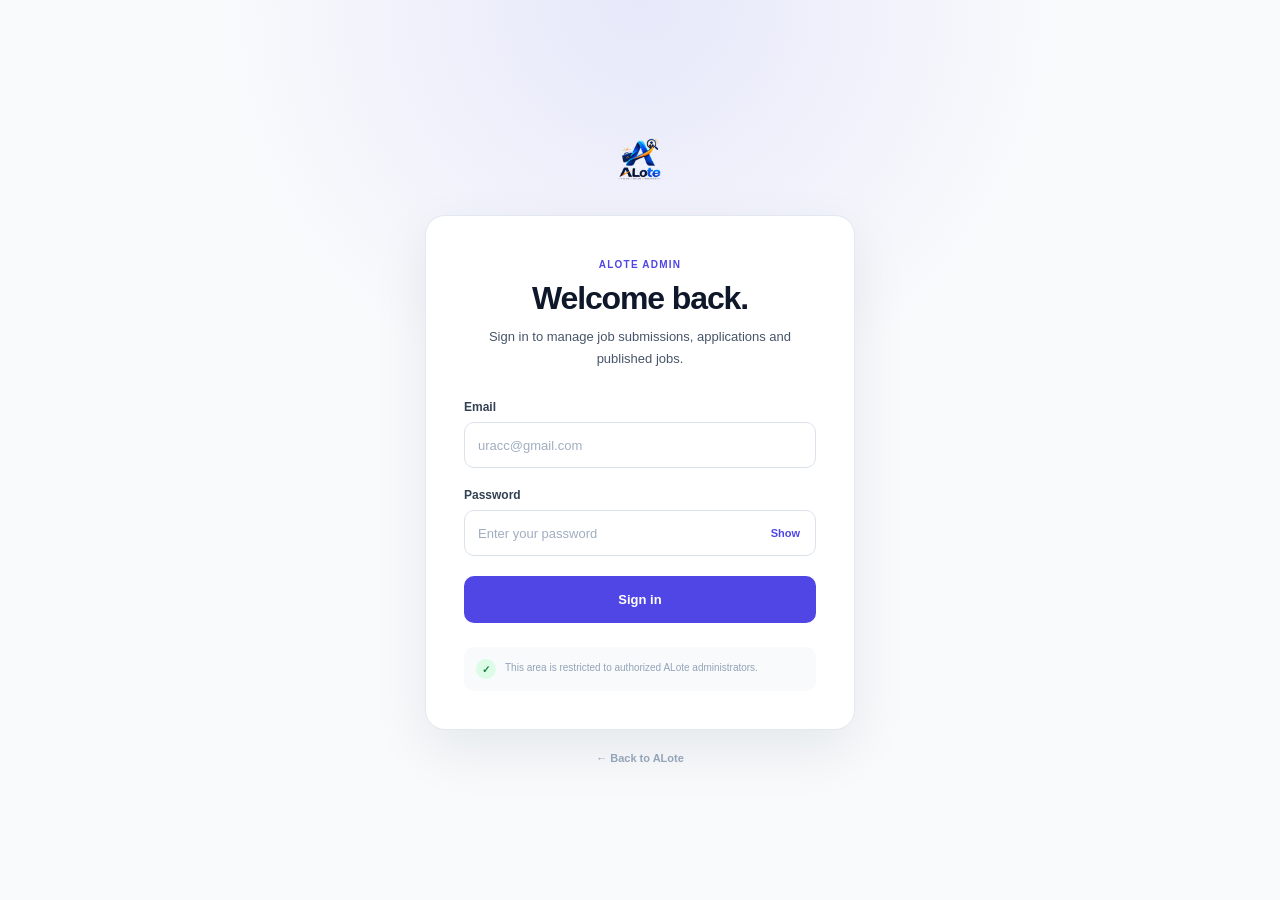
<file: frontend/admin/applications.html>
<!DOCTYPE html>
<html lang="en">

<head>

    <meta charset="UTF-8">

    <meta name="viewport" content="width=device-width, initial-scale=1.0">

    <title>
        Applications — ALote Admin
    </title>


    <!-- ==================================================
         GLOBAL ADMIN CSS
    ================================================== -->

    <link rel="stylesheet" href="../css/admin/admin-global.css">


    <!-- ==================================================
         APPLICATIONS CSS
    ================================================== -->

    <link rel="stylesheet" href="../css/admin/applications.css">

    <link rel="stylesheet" href="../css/admin/dashboard.css">

</head>


<body class="admin-page">


    <!-- ==================================================
     MOBILE OVERLAY
================================================== -->

    <div class="sidebar-overlay" id="sidebarOverlay"></div>



    <!-- ==================================================
     SIDEBAR
================================================== -->

    <aside class="admin-sidebar" id="adminSidebar">


        <!-- ==================================================
         BRAND
    ================================================== -->

        <div class="sidebar-brand">

            <a href="../index.html" class="admin-logo">

                <img src="../assets/logo/ALotelogo.png" alt="ALote" class="admin-logo-image">

            </a>

        </div>



        <!-- ==================================================
         ADMIN PROFILE
    ================================================== -->

        <div class="admin-profile">

            <div class="admin-avatar">
                A
            </div>


            <div class="admin-profile-info">

                <strong>
                    ALote Admin
                </strong>

                <span>
                    Administrator
                </span>

            </div>

        </div>



        <!-- ==================================================
         NAVIGATION
    ================================================== -->

        <nav class="admin-navigation">


            <div class="nav-section-label">
                OVERVIEW
            </div>


            <a href="dashboard.html" class="admin-nav-link" data-page="dashboard">

                <span class="nav-icon">
                    ▦
                </span>

                <span>
                    Dashboard
                </span>

            </a>



            <div class="nav-section-label">
                MANAGEMENT
            </div>


            <a href="job-submissions.html" class="admin-nav-link" data-page="submissions">

                <span class="nav-icon">
                    ◫
                </span>

                <span>
                    Job Submissions
                </span>

                <span class="nav-badge" id="pendingJobsBadge">
                    0
                </span>

            </a>


            <a href="jobs.html" class="admin-nav-link" data-page="jobs">

                <span class="nav-icon">
                    ◧
                </span>

                <span>
                    Published Jobs
                </span>

            </a>


            <a href="applications.html" class="admin-nav-link active" data-page="applications">

                <span class="nav-icon">
                    ◎
                </span>

                <span>
                    Applications
                </span>

                <span class="nav-badge muted" id="newApplicationsBadge">
                    0
                </span>

            </a>



            <div class="nav-section-label">
                SYSTEM
            </div>


            <a href="../index.html" class="admin-nav-link">

                <span class="nav-icon">
                    ↗
                </span>

                <span>
                    View Website
                </span>

            </a>


        </nav>



        <!-- ==================================================
         SIDEBAR FOOTER
    ================================================== -->

        <div class="sidebar-footer">

            <button type="button" class="logout-button" id="logoutButton">

                <span class="nav-icon">
                    ⇥
                </span>

                <span>
                    Sign out
                </span>

            </button>

        </div>


    </aside>



    <!-- ==================================================
     MAIN AREA
================================================== -->

    <div class="admin-main">


        <!-- ==================================================
         TOP BAR
    ================================================== -->

        <header class="admin-topbar">


            <div class="topbar-left">


                <button type="button" class="mobile-menu-button" id="mobileMenuButton" aria-label="Open navigation">

                    <span></span>
                    <span></span>
                    <span></span>

                </button>


                <div class="page-heading">

                    <span class="page-eyebrow">
                        ADMINISTRATION
                    </span>

                    <h1>
                        Applications
                    </h1>

                </div>

            </div>



            <div class="topbar-right">


                <div class="topbar-date">

                    <span class="date-icon">
                        ◷
                    </span>

                    <span id="currentDate">
                        Today
                    </span>

                </div>


                <div class="topbar-user">

                    <div class="topbar-avatar">
                        A
                    </div>

                    <div>

                        <strong>
                            Admin
                        </strong>

                        <span>
                            ALote
                        </span>

                    </div>

                </div>

            </div>


        </header>



        <!-- ==================================================
         APPLICATIONS MAIN CONTENT
    ================================================== -->

        <main class="applications-content">


            <!-- ==================================================
             PAGE INTRO
        ================================================== -->

            <section class="applications-intro">

                <div>

                    <span class="content-eyebrow">
                        CANDIDATE ACTIVITY
                    </span>

                    <h2>
                        Applications
                    </h2>

                    <p>
                        Review and manage applications submitted
                        by job seekers.
                    </p>

                </div>


                <button type="button" class="refresh-button" id="refreshApplications">

                    <span>
                        ↻
                    </span>

                    Refresh

                </button>

            </section>



            <!-- ==================================================
             APPLICATION STATISTICS
        ================================================== -->

            <section class="application-stats">


                <article class="application-stat-card">

                    <div class="stat-card-top">

                        <span class="stat-icon purple">
                            ◎
                        </span>

                        <span class="stat-trend">
                            All
                        </span>

                    </div>

                    <div class="stat-card-content">

                        <span>
                            Total Applications
                        </span>

                        <strong id="totalApplications">
                            0
                        </strong>

                    </div>

                </article>



                <article class="application-stat-card">

                    <div class="stat-card-top">

                        <span class="stat-icon blue">
                            ◷
                        </span>

                        <span class="stat-trend">
                            New
                        </span>

                    </div>

                    <div class="stat-card-content">

                        <span>
                            New Applications
                        </span>

                        <strong id="newApplications">
                            0
                        </strong>

                    </div>

                </article>



                <article class="application-stat-card">

                    <div class="stat-card-top">

                        <span class="stat-icon orange">
                            ◐
                        </span>

                        <span class="stat-trend">
                            Review
                        </span>

                    </div>

                    <div class="stat-card-content">

                        <span>
                            Under Review
                        </span>

                        <strong id="reviewApplications">
                            0
                        </strong>

                    </div>

                </article>



                <article class="application-stat-card">

                    <div class="stat-card-top">

                        <span class="stat-icon green">
                            ✓
                        </span>

                        <span class="stat-trend">
                            Hired
                        </span>

                    </div>

                    <div class="stat-card-content">

                        <span>
                            Hired
                        </span>

                        <strong id="hiredApplications">
                            0
                        </strong>

                    </div>

                </article>


            </section>



            <!-- ==================================================
             FILTER / SEARCH TOOLBAR
        ================================================== -->

            <section class="applications-toolbar">


                <div class="application-search">

                    <span class="search-icon">
                        ⌕
                    </span>

                    <input type="text" id="applicationSearch" placeholder="Search applicants, jobs or companies..."
                        autocomplete="off">

                    <button type="button" id="clearApplicationSearch" class="search-clear" aria-label="Clear search">
                        ×
                    </button>

                </div>



                <div class="application-filters">


                    <select id="statusFilter" class="application-filter">

                        <option value="all">
                            All Status
                        </option>

                        <option value="new">
                            New
                        </option>

                        <option value="review">
                            Under Review
                        </option>

                        <option value="shortlisted">
                            Shortlisted
                        </option>

                        <option value="interview">
                            Interview
                        </option>

                        <option value="hired">
                            Hired
                        </option>

                        <option value="rejected">
                            Rejected
                        </option>

                    </select>



                    <select id="jobFilter" class="application-filter">

                        <option value="all">
                            All Jobs
                        </option>

                        <option value="frontend">
                            Senior Frontend Developer
                        </option>

                        <option value="marketing">
                            Digital Marketing Specialist
                        </option>

                        <option value="designer">
                            UI/UX Designer
                        </option>

                        <option value="accountant">
                            Senior Accountant
                        </option>

                    </select>



                    <select id="sortApplications" class="application-filter">

                        <option value="newest">
                            Newest First
                        </option>

                        <option value="oldest">
                            Oldest First
                        </option>

                        <option value="name">
                            Applicant Name
                        </option>

                        <option value="status">
                            Status
                        </option>

                    </select>


                </div>


            </section>



            <!-- ==================================================
             RESULTS HEADER
        ================================================== -->

            <section class="applications-results-header">

                <div>

                    <strong id="resultsCount">
                        0 applications
                    </strong>

                    <span>
                        matching your filters
                    </span>

                </div>


                <button type="button" id="resetFilters" class="reset-filters">
                    Reset filters
                </button>

            </section>



            <!-- ==================================================
             APPLICATION TABLE
        ================================================== -->

            <section class="applications-table-card">


                <div class="table-wrapper">

                    <table class="applications-table">

                        <thead>

                            <tr>

                                <th>
                                    Applicant
                                </th>

                                <th>
                                    Applied For
                                </th>

                                <th>
                                    Company
                                </th>

                                <th>
                                    Applied
                                </th>

                                <th>
                                    Status
                                </th>

                                <th>
                                    Action
                                </th>

                            </tr>

                        </thead>


                        <tbody id="applicationsTableBody">
                        </tbody>

                    </table>

                </div>



                <!-- ==================================================
                 MOBILE APPLICATION LIST
            ================================================== -->

                <div class="applications-mobile-list" id="applicationsMobileList">
                </div>



                <!-- ==================================================
                 EMPTY STATE
            ================================================== -->

                <div class="applications-empty hidden" id="applicationsEmpty">

                    <div class="empty-icon">
                        ◎
                    </div>

                    <h3>
                        No applications found
                    </h3>

                    <p>
                        Try changing your search or filter settings.
                    </p>

                    <button type="button" id="emptyReset" class="empty-reset">
                        Reset filters
                    </button>

                </div>



                <!-- ==================================================
                 PAGINATION
            ================================================== -->

                <div class="applications-pagination">


                    <span id="paginationInfo">
                        Showing 0 applications
                    </span>


                    <div class="pagination-controls">

                        <button type="button" id="previousPage" class="pagination-button" disabled>
                            ←
                        </button>


                        <span class="pagination-current" id="currentPage">
                            1
                        </span>


                        <button type="button" id="nextPage" class="pagination-button" disabled>
                            →
                        </button>

                    </div>


                </div>


            </section>


        </main>


    </div>



    <!-- ==================================================
     APPLICATION DETAILS MODAL
================================================== -->

    <div class="application-modal hidden" id="applicationModal">


        <div class="application-modal-card">


            <div class="application-modal-header">

                <div>

                    <span class="modal-eyebrow">
                        APPLICATION
                    </span>

                    <h2 id="modalApplicantName">
                        Applicant Name
                    </h2>

                    <span id="modalApplicationId">
                        APP-2026-001
                    </span>

                </div>


                <button type="button" class="modal-close" id="closeApplicationModal" aria-label="Close">
                    ×
                </button>

            </div>



            <div class="application-modal-body">


                <div class="modal-applicant-card">


                    <div class="modal-applicant-avatar" id="modalApplicantAvatar">
                        JS
                    </div>


                    <div>

                        <strong id="modalApplicantFullName">
                            John Smith
                        </strong>

                        <span id="modalApplicantEmail">
                            john@example.com
                        </span>

                    </div>


                </div>



                <div class="modal-section">

                    <span class="modal-section-title">
                        APPLICATION DETAILS
                    </span>


                    <div class="modal-info-grid">


                        <div class="modal-info-item">

                            <span>
                                Applied For
                            </span>

                            <strong id="modalJobTitle">
                                Senior Frontend Developer
                            </strong>

                        </div>


                        <div class="modal-info-item">

                            <span>
                                Company
                            </span>

                            <strong id="modalCompany">
                                ABC Technology
                            </strong>

                        </div>


                        <div class="modal-info-item">

                            <span>
                                Location
                            </span>

                            <strong id="modalLocation">
                                Yangon
                            </strong>

                        </div>


                        <div class="modal-info-item">

                            <span>
                                Work Type
                            </span>

                            <strong id="modalWorkType">
                                Hybrid
                            </strong>

                        </div>


                        <div class="modal-info-item">

                            <span>
                                Applied Date
                            </span>

                            <strong id="modalAppliedDate">
                                Aug 28, 2026
                            </strong>

                        </div>


                        <div class="modal-info-item">

                            <span>
                                Status
                            </span>

                            <strong id="modalApplicationStatus">
                                New
                            </strong>

                        </div>


                    </div>

                </div>



                <div class="modal-section">

                    <span class="modal-section-title">
                        COVER LETTER
                    </span>

                    <p id="modalCoverLetter">
                        Applicant cover letter will appear here.
                    </p>

                </div>



                <div class="modal-section">

                    <span class="modal-section-title">
                        RESUME
                    </span>


                    <div class="resume-card">

                        <div class="resume-icon">
                            PDF
                        </div>


                        <div>

                            <strong>
                                Applicant Resume
                            </strong>

                            <span>
                                Resume.pdf
                            </span>

                        </div>


                        <button type="button" id="viewResume" class="resume-button">
                            View
                        </button>

                    </div>

                </div>


            </div>



            <div class="application-modal-footer">


                <button type="button" id="rejectApplication" class="modal-danger-button">
                    Reject
                </button>


                <div class="modal-footer-actions">

                    <button type="button" id="closeModalButton" class="modal-secondary-button">
                        Close
                    </button>


                    <button type="button" id="updateApplication" class="modal-primary-button">
                        Update Status
                    </button>

                </div>


            </div>


        </div>

    </div>



    <!-- ==================================================
     JAVASCRIPT
================================================== -->
    <script src="../js/config.js"></script>
    <script src="../js/admin/applications.js"></script>


</body>

</html>
</file>
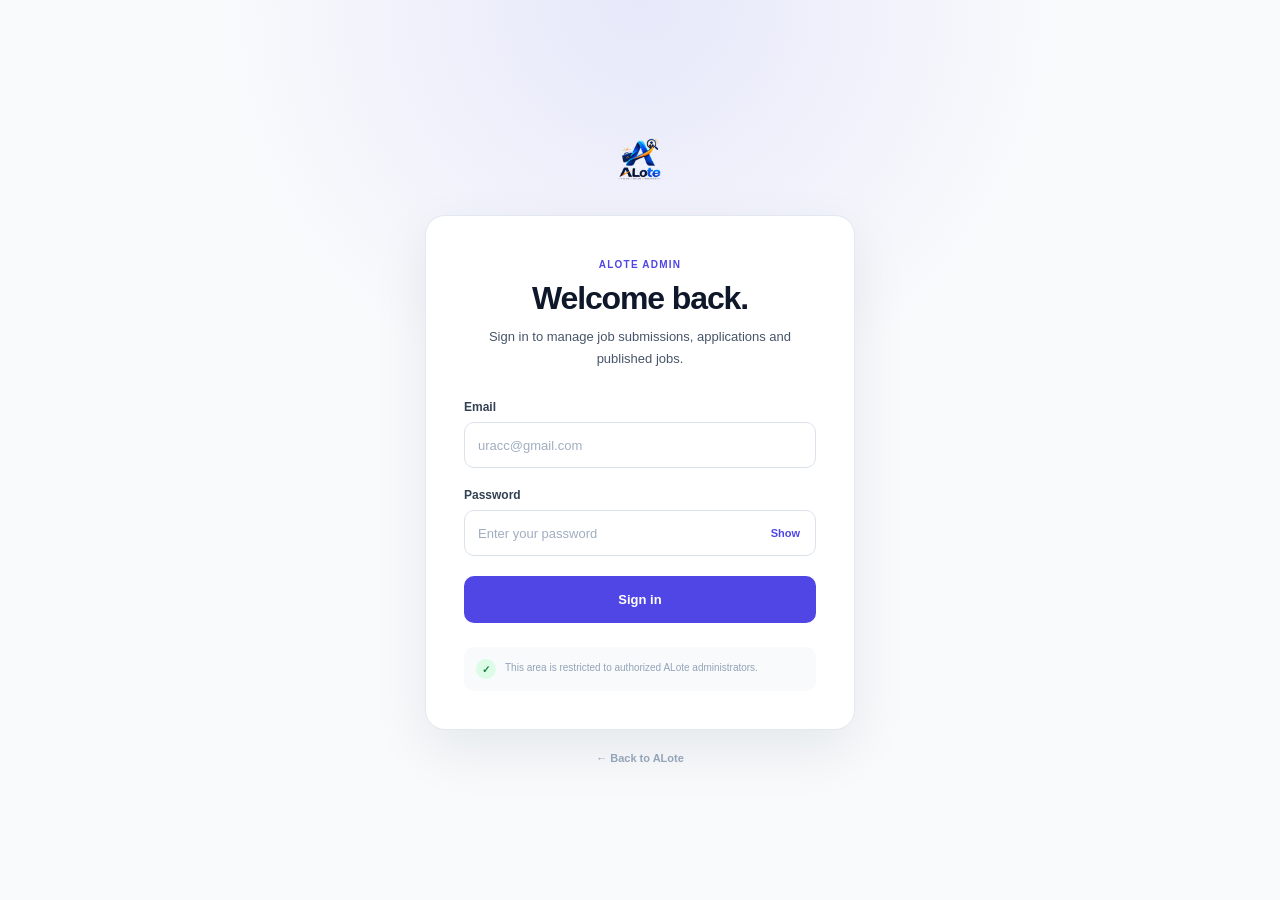
<file: frontend/admin/dashboard.html>
<!DOCTYPE html>
<html lang="en">

<head>

    <meta charset="UTF-8">

    <meta
        name="viewport"
        content="width=device-width, initial-scale=1.0"
    >

    <meta
        name="robots"
        content="noindex, nofollow"
    >

    <title>Dashboard | ALote Admin</title>


    <!-- ==================================================
         ADMIN GLOBAL CSS
    ================================================== -->

    <link
        rel="stylesheet"
        href="../css/admin/admin-global.css"
    >


    <!-- ==================================================
         DASHBOARD CSS
    ================================================== -->

    <link
        rel="stylesheet"
        href="../css/admin/dashboard.css"
    >

</head>


<body class="admin-page">


<!-- ==================================================
     MOBILE OVERLAY
================================================== -->

<div
    class="sidebar-overlay"
    id="sidebarOverlay"
></div>



<!-- ==================================================
     SIDEBAR
================================================== -->

<aside
    class="admin-sidebar"
    id="adminSidebar"
>


    <!-- ==================================================
         BRAND
    ================================================== -->

    <div class="sidebar-brand">

        <a
            href="../index.html"
            class="admin-logo"
        >

            <img
                src="../assets/logo/ALotelogo.png"
                alt="ALote"
                class="admin-logo-image"
            >

        </a>

    </div>



    <!-- ==================================================
         ADMIN PROFILE
    ================================================== -->

    <div class="admin-profile">

        <div class="admin-avatar">
            A
        </div>


        <div class="admin-profile-info">

            <strong>
                ALote Admin
            </strong>

            <span>
                Administrator
            </span>

        </div>

    </div>



    <!-- ==================================================
         NAVIGATION
    ================================================== -->

    <nav class="admin-navigation">


        <div class="nav-section-label">
            OVERVIEW
        </div>


        <a
            href="dashboard.html"
            class="admin-nav-link active"
            data-page="dashboard"
        >

            <span class="nav-icon">
                ▦
            </span>

            <span>
                Dashboard
            </span>

        </a>



        <div class="nav-section-label">
            MANAGEMENT
        </div>


        <a
            href="job-submissions.html"
            class="admin-nav-link"
            data-page="submissions"
        >

            <span class="nav-icon">
                ◫
            </span>

            <span>
                Job Submissions
            </span>

            <span
                class="nav-badge"
                id="pendingJobsBadge"
            >
                0
            </span>

        </a>


        <a
            href="jobs.html"
            class="admin-nav-link"
            data-page="jobs"
        >

            <span class="nav-icon">
                ◧
            </span>

            <span>
                Published Jobs
            </span>

        </a>


        <a
            href="applications.html"
            class="admin-nav-link"
            data-page="applications"
        >

            <span class="nav-icon">
                ◎
            </span>

            <span>
                Applications
            </span>

            <span
                class="nav-badge muted"
                id="newApplicationsBadge"
            >
                0
            </span>

        </a>



        <div class="nav-section-label">
            SYSTEM
        </div>


        <a
            href="../index.html"
            class="admin-nav-link"
        >

            <span class="nav-icon">
                ↗
            </span>

            <span>
                View Website
            </span>

        </a>


    </nav>



    <!-- ==================================================
         SIDEBAR FOOTER
    ================================================== -->

    <div class="sidebar-footer">

        <button
            type="button"
            class="logout-button"
            id="logoutButton"
        >

            <span class="nav-icon">
                ⇥
            </span>

            <span>
                Sign out
            </span>

        </button>

    </div>


</aside>



<!-- ==================================================
     MAIN AREA
================================================== -->

<div class="admin-main">


    <!-- ==================================================
         TOP BAR
    ================================================== -->

    <header class="admin-topbar">


        <div class="topbar-left">


            <!-- Mobile Menu -->

            <button
                type="button"
                class="mobile-menu-button"
                id="mobileMenuButton"
                aria-label="Open navigation"
            >

                <span></span>
                <span></span>
                <span></span>

            </button>


            <div class="page-heading">

                <span class="page-eyebrow">
                    ADMINISTRATION
                </span>

                <h1>
                    Dashboard
                </h1>

            </div>

        </div>



        <div class="topbar-right">


            <!-- Current Date -->

            <div class="topbar-date">

                <span class="date-icon">
                    ◷
                </span>

                <span id="currentDate">
                    Today
                </span>

            </div>


            <!-- Admin -->

            <div class="topbar-user">

                <div class="topbar-avatar">
                    A
                </div>

                <div>

                    <strong>
                        Admin
                    </strong>

                    <span>
                        ALote
                    </span>

                </div>

            </div>

        </div>


    </header>



    <!-- ==================================================
         DASHBOARD CONTENT
    ================================================== -->

    <main class="dashboard-content">


        <!-- ==================================================
             WELCOME
        ================================================== -->

        <section class="dashboard-welcome">


            <div>

                <span class="welcome-label">
                    GOOD TO SEE YOU
                </span>


                <h2>
                    Here's what's happening with ALote.
                </h2>


                <p>
                    Review job submissions, manage published
                    opportunities and keep track of applications.
                </p>

            </div>


            <a
                href="job-submissions.html"
                class="primary-action"
            >

                <span>
                    Review submissions
                </span>

                <span>
                    →
                </span>

            </a>


        </section>



        <!-- ==================================================
             STATISTICS
        ================================================== -->

        <section class="stats-grid">


            <!-- Total Jobs -->

            <article class="stat-card">

                <div class="stat-card-top">

                    <span class="stat-label">
                        PUBLISHED JOBS
                    </span>

                    <span class="stat-icon">
                        ◧
                    </span>

                </div>


                <div class="stat-value-row">

                    <strong
                        id="totalJobs"
                        class="stat-value"
                    >
                        0
                    </strong>

                </div>


                <span class="stat-description">
                    Currently visible on ALote
                </span>

            </article>



            <!-- Pending -->

            <article class="stat-card stat-card-highlight">

                <div class="stat-card-top">

                    <span class="stat-label">
                        PENDING REVIEW
                    </span>

                    <span class="stat-icon">
                        ◫
                    </span>

                </div>


                <div class="stat-value-row">

                    <strong
                        id="pendingJobs"
                        class="stat-value"
                    >
                        0
                    </strong>

                </div>


                <span class="stat-description">
                    Job submissions waiting for review
                </span>

            </article>



            <!-- Applications -->

            <article class="stat-card">

                <div class="stat-card-top">

                    <span class="stat-label">
                        APPLICATIONS
                    </span>

                    <span class="stat-icon">
                        ◎
                    </span>

                </div>


                <div class="stat-value-row">

                    <strong
                        id="totalApplications"
                        class="stat-value"
                    >
                        0
                    </strong>

                </div>


                <span class="stat-description">
                    Applications received
                </span>

            </article>



            <!-- New Applications -->

            <article class="stat-card">

                <div class="stat-card-top">

                    <span class="stat-label">
                        NEW APPLICATIONS
                    </span>

                    <span class="stat-icon">
                        ✦
                    </span>

                </div>


                <div class="stat-value-row">

                    <strong
                        id="newApplications"
                        class="stat-value"
                    >
                        0
                    </strong>

                </div>


                <span class="stat-description">
                    Applications needing attention
                </span>

            </article>


        </section>

        <!-- ==================================================
     WEBSITE ANALYTICS
================================================== -->

<section class="analytics-section">

    <div class="analytics-header">

        <div>
            <span class="panel-eyebrow">
                WEBSITE ANALYTICS
            </span>

            <h2>
                Visitor overview
            </h2>
        </div>

    </div>

    <div class="analytics-grid">

        <!-- Today Visitors -->

        <article class="analytics-card">

            <span class="stat-label">
                TODAY'S VISITORS
            </span>

            <strong
                class="analytics-value"
                id="todayVisitors"
            >
                0
            </strong>

            <span class="stat-description">
                Unique visitors today
            </span>

        </article>


        <!-- Total Visitors -->

        <article class="analytics-card">

            <span class="stat-label">
                TOTAL VISITORS
            </span>

            <strong
                class="analytics-value"
                id="totalVisitors"
            >
                0
            </strong>

            <span class="stat-description">
                All-time unique visitors
            </span>

        </article>


        <!-- Page Views -->

        <article class="analytics-card">

            <span class="stat-label">
                PAGE VIEWS
            </span>

            <strong
                class="analytics-value"
                id="totalPageViews"
            >
                0
            </strong>

            <span class="stat-description">
                Total pages viewed
            </span>

        </article>

    </div>

</section>

        <!-- ==================================================
             MAIN DASHBOARD GRID
        ================================================== -->

        <section class="dashboard-grid">


            <!-- ==================================================
                 PENDING SUBMISSIONS
            ================================================== -->

            <div class="dashboard-panel submissions-panel">


                <div class="panel-header">


                    <div>

                        <span class="panel-eyebrow">
                            NEEDS ATTENTION
                        </span>

                        <h2>
                            Pending job submissions
                        </h2>

                    </div>


                    <a
                        href="job-submissions.html"
                        class="panel-link"
                    >
                        View all →
                    </a>

                </div>



                <!-- Dynamic submissions -->

                <div
                    class="submission-list"
                    id="pendingSubmissions"
                >


                    <!-- Temporary loading state -->

                    <div class="empty-state">

                        <div class="empty-icon">
                            ◫
                        </div>

                        <strong>
                            No pending submissions
                        </strong>

                        <p>
                            New employer submissions will appear here.
                        </p>

                    </div>


                </div>


            </div>



            <!-- ==================================================
                 QUICK ACTIONS
            ================================================== -->

            <div class="dashboard-panel quick-actions-panel">


                <div class="panel-header">

                    <div>

                        <span class="panel-eyebrow">
                            QUICK ACTIONS
                        </span>

                        <h2>
                            Manage ALote
                        </h2>

                    </div>

                </div>



                <div class="quick-actions">


                    <a
                        href="job-submissions.html"
                        class="quick-action"
                    >

                        <div class="quick-action-icon">
                            ◫
                        </div>


                        <div class="quick-action-content">

                            <strong>
                                Review submissions
                            </strong>

                            <span>
                                Check new employer requests
                            </span>

                        </div>


                        <span class="quick-action-arrow">
                            →
                        </span>

                    </a>



                    <a
                        href="jobs.html"
                        class="quick-action"
                    >

                        <div class="quick-action-icon">
                            ◧
                        </div>


                        <div class="quick-action-content">

                            <strong>
                                Manage jobs
                            </strong>

                            <span>
                                Edit or remove published jobs
                            </span>

                        </div>


                        <span class="quick-action-arrow">
                            →
                        </span>

                    </a>



                    <a
                        href="applications.html"
                        class="quick-action"
                    >

                        <div class="quick-action-icon">
                            ◎
                        </div>


                        <div class="quick-action-content">

                            <strong>
                                Review applications
                            </strong>

                            <span>
                                Check and process applications
                            </span>

                        </div>


                        <span class="quick-action-arrow">
                            →
                        </span>

                    </a>


                </div>


            </div>


        </section>



        <!-- ==================================================
             LOWER DASHBOARD
        ================================================== -->

        <section class="dashboard-grid dashboard-grid-lower">


            <!-- ==================================================
                 RECENT APPLICATIONS
            ================================================== -->

            <div class="dashboard-panel">


                <div class="panel-header">


                    <div>

                        <span class="panel-eyebrow">
                            APPLICATIONS
                        </span>

                        <h2>
                            Recent applications
                        </h2>

                    </div>


                    <a
                        href="applications.html"
                        class="panel-link"
                    >
                        View all →
                    </a>

                </div>



                <div
                    class="application-list"
                    id="recentApplications"
                >


                    <!-- Dynamic content -->

                    <div class="empty-state">

                        <div class="empty-icon">
                            ◎
                        </div>

                        <strong>
                            No applications yet
                        </strong>

                        <p>
                            New applications will appear here.
                        </p>

                    </div>


                </div>


            </div>



            <!-- ==================================================
                 RECENT ACTIVITY
            ================================================== -->

            <div class="dashboard-panel">


                <div class="panel-header">


                    <div>

                        <span class="panel-eyebrow">
                            ACTIVITY
                        </span>

                        <h2>
                            Recent activity
                        </h2>

                    </div>


                </div>



                <div
                    class="activity-list"
                    id="recentActivity"
                >


                    <!-- Activity 1 -->

                    <div class="activity-item">

                        <div class="activity-dot success">
                        </div>


                        <div class="activity-content">

                            <strong>
                                Admin dashboard ready
                            </strong>

                            <span>
                                System initialized
                            </span>

                        </div>


                        <time>
                            Now
                        </time>

                    </div>


                    <!-- Activity 2 -->

                    <div class="activity-item">

                        <div class="activity-dot">
                        </div>


                        <div class="activity-content">

                            <strong>
                                Waiting for submissions
                            </strong>

                            <span>
                                Employer jobs will appear here
                            </span>

                        </div>


                        <time>
                            —
                        </time>

                    </div>


                </div>


            </div>


        </section>



        <!-- ==================================================
             SYSTEM STATUS
        ================================================== -->

        <section class="system-status">


            <div class="system-status-left">

                <span class="status-indicator"></span>


                <div>

                    <strong>
                        ALote admin system
                    </strong>

                    <span>
                        Temporary data mode
                    </span>

                </div>

            </div>


            <span class="system-version">
                Frontend prototype
            </span>


        </section>


    </main>



    <!-- ==================================================
         JAVASCRIPT
    ================================================== -->
    <script src="../js/config.js"></script>
    <script src="../js/admin/dashboard.js"></script>


</body>

</html>
</file>
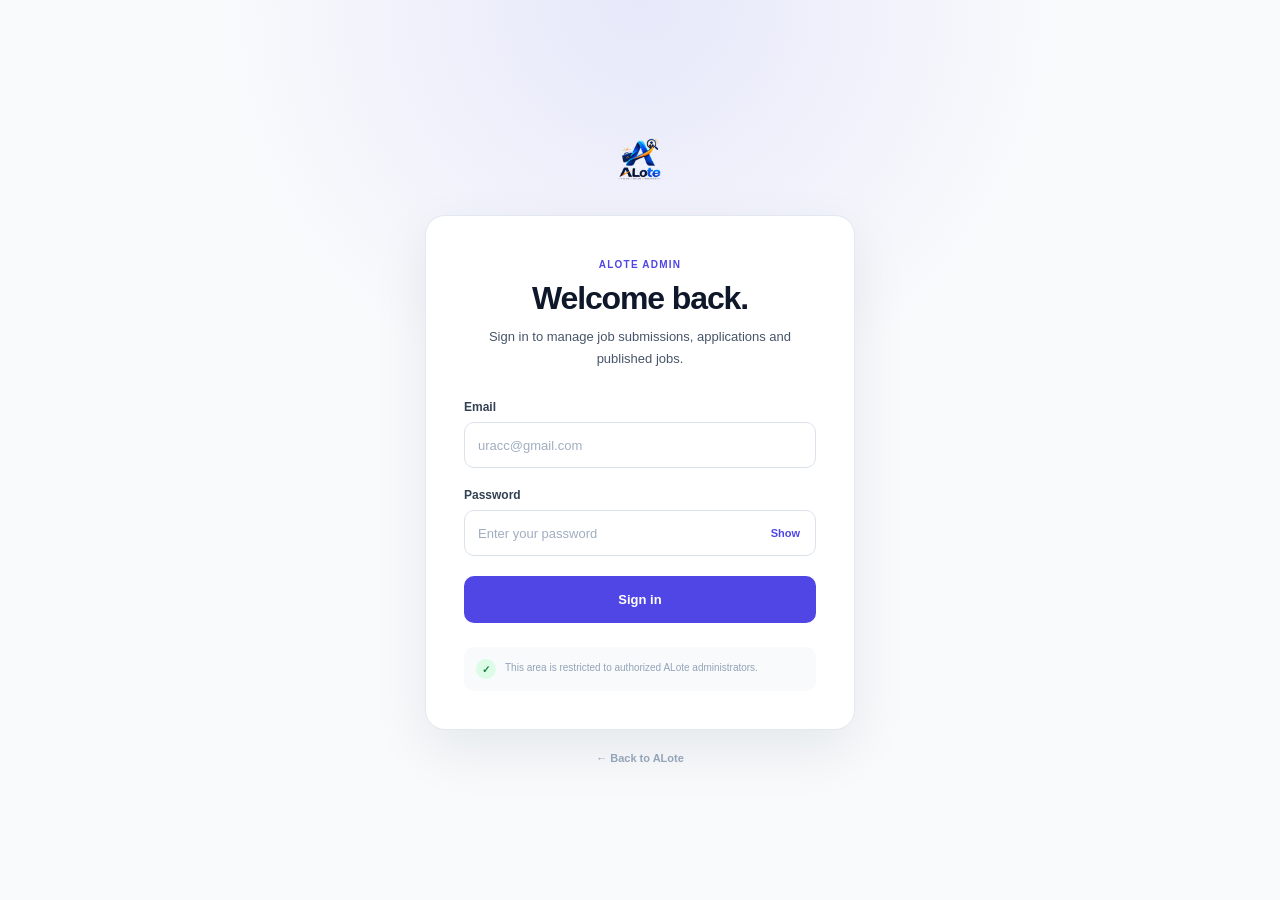
<file: frontend/admin/job-submissions.html>
<!DOCTYPE html>
<html lang="en">

<head>

    <meta charset="UTF-8">

    <meta
        name="viewport"
        content="width=device-width, initial-scale=1.0"
    >

    <meta
        name="robots"
        content="noindex, nofollow"
    >

    <title>Dashboard | ALote Admin</title>


    <!-- ==================================================
         ADMIN GLOBAL CSS
    ================================================== -->

    <link
        rel="stylesheet"
        href="../css/admin/admin-global.css"
    >
    <link
        rel="stylesheet"
        href="../css/admin/dashboard.css"
    >


    <!-- ==================================================
         DASHBOARD CSS
    ================================================== -->

    <link
        rel="stylesheet"
        href="../css/admin/job-submissions.css"
    >

</head>


<body class="admin-page">


<!-- ==================================================
     MOBILE OVERLAY
================================================== -->

<div
    class="sidebar-overlay"
    id="sidebarOverlay"
></div>



<!-- ==================================================
     SIDEBAR
================================================== -->

<aside
    class="admin-sidebar"
    id="adminSidebar"
>


    <!-- BRAND -->

    <div class="sidebar-brand">

        <a
            href="../index.html"
            class="admin-logo"
        >

            <img
                src="../assets/logo/ALotelogo.png"
                alt="ALote"
                class="admin-logo-image"
            >

        </a>

    </div>



    <!-- ADMIN PROFILE -->

    <div class="admin-profile">

        <div class="admin-avatar">
            A
        </div>


        <div class="admin-profile-info">

            <strong>
                ALote Admin
            </strong>

            <span>
                Administrator
            </span>

        </div>

    </div>



    <!-- NAVIGATION -->

    <nav class="admin-navigation">


        <div class="nav-section-label">
            OVERVIEW
        </div>


        <a
            href="dashboard.html"
            class="admin-nav-link"
            data-page="dashboard"
        >

            <span class="nav-icon">
                ▦
            </span>

            <span>
                Dashboard
            </span>

        </a>



        <div class="nav-section-label">
            MANAGEMENT
        </div>


        <a
            href="job-submissions.html"
            class="admin-nav-link active"
            data-page="submissions"
        >

            <span class="nav-icon">
                ◫
            </span>

            <span>
                Job Submissions
            </span>

            <span
                class="nav-badge"
                id="pendingJobsBadge"
            >
                0
            </span>

        </a>


        <a
            href="jobs.html"
            class="admin-nav-link"
            data-page="jobs"
        >

            <span class="nav-icon">
                ◧
            </span>

            <span>
                Published Jobs
            </span>

        </a>


        <a
            href="applications.html"
            class="admin-nav-link"
            data-page="applications"
        >

            <span class="nav-icon">
                ◎
            </span>

            <span>
                Applications
            </span>

            <span
                class="nav-badge muted"
                id="newApplicationsBadge"
            >
                0
            </span>

        </a>



        <div class="nav-section-label">
            SYSTEM
        </div>


        <a
            href="../index.html"
            class="admin-nav-link"
        >

            <span class="nav-icon">
                ↗
            </span>

            <span>
                View Website
            </span>

        </a>


    </nav>



    <!-- SIDEBAR FOOTER -->

    <div class="sidebar-footer">

        <button
            type="button"
            class="logout-button"
            id="logoutButton"
        >

            <span class="nav-icon">
                ⇥
            </span>

            <span>
                Sign out
            </span>

        </button>

    </div>


</aside>



<!-- ==================================================
     MAIN
================================================== -->

<div class="admin-main">


    <!-- ==================================================
         TOPBAR
    ================================================== -->

    <header class="admin-topbar">


        <div class="topbar-left">


            <button
                type="button"
                class="mobile-menu-button"
                id="mobileMenuButton"
                aria-label="Open navigation"
            >

                <span></span>
                <span></span>
                <span></span>

            </button>


            <div class="page-heading">

                <span class="page-eyebrow">
                    MANAGEMENT
                </span>

                <h1>
                    Job Submissions
                </h1>

            </div>

        </div>



        <div class="topbar-right">


            <div class="topbar-date">

                <span class="date-icon">
                    ◷
                </span>

                <span id="currentDate">
                    Today
                </span>

            </div>


            <div class="topbar-user">

                <div class="topbar-avatar">
                    A
                </div>

                <div>

                    <strong>
                        Admin
                    </strong>

                    <span>
                        ALote
                    </span>

                </div>

            </div>

        </div>


    </header>



    <!-- ==================================================
         PAGE CONTENT
    ================================================== -->

    <main class="submissions-content">


        <!-- ==================================================
             PAGE INTRO
        ================================================== -->

        <section class="submissions-intro">


            <div>

                <span class="page-section-eyebrow">
                    EMPLOYER REQUESTS
                </span>


                <h2>
                    Review job submissions.
                </h2>


                <p>
                    Review employer requests, verify payment details,
                    and publish approved opportunities to ALote.
                </p>

            </div>


            <div class="submission-summary">

                <span class="summary-label">
                    PENDING REVIEW
                </span>


                <strong id="pendingCount">
                    0
                </strong>


                <span class="summary-caption">
                    submissions
                </span>

            </div>


        </section>



        <!-- ==================================================
             FILTER / SEARCH BAR
        ================================================== -->

        <section class="submission-toolbar">


            <div class="submission-search">

                <span
                    class="submission-search-icon"
                    aria-hidden="true"
                >
                    ⌕
                </span>


                <input
                    type="search"
                    id="submissionSearch"
                    placeholder="Search job title, company or submission ID..."
                    autocomplete="off"
                >


                <button
                    type="button"
                    id="clearSubmissionSearch"
                    class="search-clear-button"
                    aria-label="Clear search"
                >
                    ×
                </button>

            </div>



            <!-- STATUS FILTER -->

            <div class="status-filters">


                <button
                    type="button"
                    class="status-filter active"
                    data-status="all"
                >
                    All
                    <span id="allCount">
                        0
                    </span>
                </button>


                <button
                    type="button"
                    class="status-filter"
                    data-status="pending"
                >
                    Pending
                    <span id="pendingFilterCount">
                        0
                    </span>
                </button>


                <button
                    type="button"
                    class="status-filter"
                    data-status="approved"
                >
                    Approved
                    <span id="approvedCount">
                        0
                    </span>
                </button>


                <button
                    type="button"
                    class="status-filter"
                    data-status="rejected"
                >
                    Rejected
                    <span id="rejectedCount">
                        0
                    </span>
                </button>


            </div>


        </section>



        <!-- ==================================================
             SUBMISSION LIST HEADER
        ================================================== -->

        <section class="submissions-list-section">


            <div class="list-header">


                <div>

                    <span class="list-eyebrow">
                        SUBMISSIONS
                    </span>

                    <h3>
                        Employer job requests
                    </h3>

                </div>


                <div class="list-tools">

                    <label
                        for="sortSubmissions"
                        class="sort-label"
                    >
                        Sort
                    </label>


                    <select
                        id="sortSubmissions"
                        class="sort-select"
                    >

                        <option value="newest">
                            Newest first
                        </option>

                        <option value="oldest">
                            Oldest first
                        </option>

                        <option value="company">
                            Company name
                        </option>

                        <option value="status">
                            Status
                        </option>

                    </select>

                </div>


            </div>



            <!-- ==================================================
                 DESKTOP SUBMISSION TABLE
            ================================================== -->

            <div class="submission-table-wrapper">


                <table class="submission-table">


                    <thead>

                        <tr>

                            <th>
                                Submission
                            </th>

                            <th>
                                Employer
                            </th>

                            <th>
                                Job Details
                            </th>

                            <th>
                                Payment
                            </th>

                            <th>
                                Submitted
                            </th>

                            <th>
                                Status
                            </th>

                            <th>
                                Action
                            </th>

                        </tr>

                    </thead>


                    <tbody id="submissionTableBody">

                        <!-- Generated by JavaScript -->

                    </tbody>


                </table>


            </div>



            <!-- ==================================================
                 MOBILE SUBMISSION LIST
            ================================================== -->

            <div
                class="submission-mobile-list"
                id="submissionMobileList"
            >

                <!-- Generated by JavaScript -->

            </div>



            <!-- ==================================================
                 EMPTY STATE
            ================================================== -->

            <div
                class="submissions-empty hidden"
                id="submissionsEmpty"
            >

                <div class="empty-large-icon">
                    ◫
                </div>


                <h3>
                    No submissions found
                </h3>


                <p>
                    Try changing your search or status filter.
                </p>


                <button
                    type="button"
                    class="reset-filter-button"
                    id="resetFilters"
                >
                    Reset filters
                </button>

            </div>


        </section>



        <!-- ==================================================
             PAGINATION
        ================================================== -->

        <div class="submission-pagination">


            <span id="paginationInfo">
                Showing 0 submissions
            </span>


            <div class="pagination-buttons">

                <button
                    type="button"
                    id="previousPage"
                    class="pagination-button"
                    disabled
                >
                    ←
                </button>


                <span
                    class="pagination-current"
                    id="currentPage"
                >
                    1
                </span>


                <button
                    type="button"
                    id="nextPage"
                    class="pagination-button"
                    disabled
                >
                    →
                </button>

            </div>


        </div>


    </main>


</div>



<!-- ==================================================
     REVIEW MODAL
================================================== -->

<div
    class="modal-overlay hidden"
    id="submissionModal"
    role="dialog"
    aria-modal="true"
    aria-labelledby="modalJobTitle"
>


    <div class="submission-modal">


        <!-- MODAL HEADER -->

        <div class="modal-header">


            <div>

                <span class="modal-eyebrow">
                    JOB SUBMISSION
                </span>


                <h2 id="modalJobTitle">
                    Job Title
                </h2>


                <p id="modalSubmissionId">
                    Submission ID
                </p>

            </div>


            <button
                type="button"
                class="modal-close"
                id="closeSubmissionModal"
                aria-label="Close"
            >
                ×
            </button>


        </div>



        <!-- MODAL CONTENT -->

        <div class="modal-body">


            <!-- EMPLOYER -->

            <section class="review-section">


                <div class="review-section-header">

                    <span class="review-section-icon">
                        ◉
                    </span>


                    <div>

                        <span class="review-section-label">
                            EMPLOYER
                        </span>

                        <h3>
                            Company information
                        </h3>

                    </div>

                </div>


                <div class="review-grid">


                    <div class="review-field">

                        <span>
                            Company
                        </span>

                        <strong id="modalCompany">
                            —
                        </strong>

                    </div>


                    <div class="review-field">

                        <span>
                            Contact person
                        </span>

                        <strong id="modalContact">
                            —
                        </strong>

                    </div>


                    <div class="review-field">

                        <span>
                            Email
                        </span>

                        <strong id="modalEmail">
                            —
                        </strong>

                    </div>


                    <div class="review-field">

                        <span>
                            Phone
                        </span>

                        <strong id="modalPhone">
                            —
                        </strong>

                    </div>


                </div>


            </section>



            <!-- JOB -->

            <section class="review-section">


                <div class="review-section-header">

                    <span class="review-section-icon">
                        ◧
                    </span>


                    <div>

                        <span class="review-section-label">
                            POSITION
                        </span>

                        <h3>
                            Job information
                        </h3>

                    </div>

                </div>


                <div class="review-grid">


                    <div class="review-field">

                        <span>
                            Job title
                        </span>

                        <strong id="modalJob">
                            —
                        </strong>

                    </div>


                    <div class="review-field">

                        <span>
                            Category
                        </span>

                        <strong id="modalCategory">
                            —
                        </strong>

                    </div>


                    <div class="review-field">

                        <span>
                            Location
                        </span>

                        <strong id="modalLocation">
                            —
                        </strong>

                    </div>


                    <div class="review-field">

                        <span>
                            Work style
                        </span>

                        <strong id="modalWorkType">
                            —
                        </strong>

                    </div>


                    <div class="review-field">

                        <span>
                            Employment type
                        </span>

                        <strong id="modalEmploymentType">
                            —
                        </strong>

                    </div>


                    <div class="review-field">

                        <span>
                            Salary
                        </span>

                        <strong id="modalSalary">
                            —
                        </strong>

                    </div>


                </div>


            </section>



            <!-- DESCRIPTION -->

            <section class="review-section">


                <div class="review-section-header">

                    <span class="review-section-icon">
                        ≡
                    </span>


                    <div>

                        <span class="review-section-label">
                            DESCRIPTION
                        </span>

                        <h3>
                            Job description
                        </h3>

                    </div>

                </div>


                <div
                    class="review-description"
                    id="modalDescription"
                >
                    —
                </div>


            </section>



            <!-- REQUIREMENTS -->

            <section class="review-section">


                <div class="review-section-header">

                    <span class="review-section-icon">
                        ✓
                    </span>


                    <div>

                        <span class="review-section-label">
                            REQUIREMENTS
                        </span>

                        <h3>
                            Candidate requirements
                        </h3>

                    </div>

                </div>


                <div
                    class="review-description"
                    id="modalRequirements"
                >
                    —
                </div>


            </section>



            <!-- PAYMENT -->

            <section class="review-section payment-review-section">


                <div class="review-section-header">

                    <span class="review-section-icon payment-icon">
                        $
                    </span>


                    <div>

                        <span class="review-section-label">
                            PAYMENT
                        </span>

                        <h3>
                            Payment verification
                        </h3>

                    </div>

                </div>


            <div class="payment-review-card">
            
                <div>
            
                    <span>
                        Payment status
                    </span>
            
                    <strong id="modalPaymentStatus" class="payment-status pending">
                        Pending
                    </strong>
            
                </div>
            
            
                <div>
            
                    <span>
                        Amount
                    </span>
            
                    <strong id="modalPaymentAmount">
                        —
                    </strong>
            
                </div>
            
            
                <div>
            
                    <span>
                        Reference
                    </span>
            
                    <strong id="modalPaymentReference">
                        —
                    </strong>
            
                </div>
            
            
                <div>
            
                    <span>
                        Verification
                    </span>
            
                    <button type="button" class="modal-primary-button" id="approvePaymentButton">
                        ✓ Approve Payment
                    </button>
            
                </div>
            
            </div>


            </section>


        </div>



        <!-- MODAL ACTIONS -->

        <div class="modal-footer">


            <button
                type="button"
                class="modal-secondary-button"
                id="modalRejectButton"
            >
                Reject
            </button>


            <button
                type="button"
                class="modal-primary-button"
                id="modalApproveButton"
            >

                <span>
                    ✓
                </span>

                Approve & Publish

            </button>


        </div>


    </div>

</div>



<!-- ==================================================
     CONFIRMATION MODAL
================================================== -->

<div
    class="confirm-overlay hidden"
    id="confirmModal"
>


    <div class="confirm-card">


        <div
            class="confirm-icon"
            id="confirmIcon"
        >
            !
        </div>


        <span
            class="confirm-eyebrow"
            id="confirmEyebrow"
        >
            CONFIRM ACTION
        </span>


        <h2 id="confirmTitle">
            Approve this job?
        </h2>


        <p id="confirmMessage">
            This job will be published on ALote.
        </p>


        <div class="confirm-actions">


            <button
                type="button"
                class="confirm-cancel"
                id="confirmCancel"
            >
                Cancel
            </button>


            <button
                type="button"
                class="confirm-proceed"
                id="confirmProceed"
            >
                Confirm
            </button>


        </div>


    </div>

</div>



<!-- ==================================================
     JAVASCRIPT
================================================== -->
<script src="../js/config.js"></script>
<script src="../js/admin/job-submissions.js"></script>


</body>

</html>
</file>
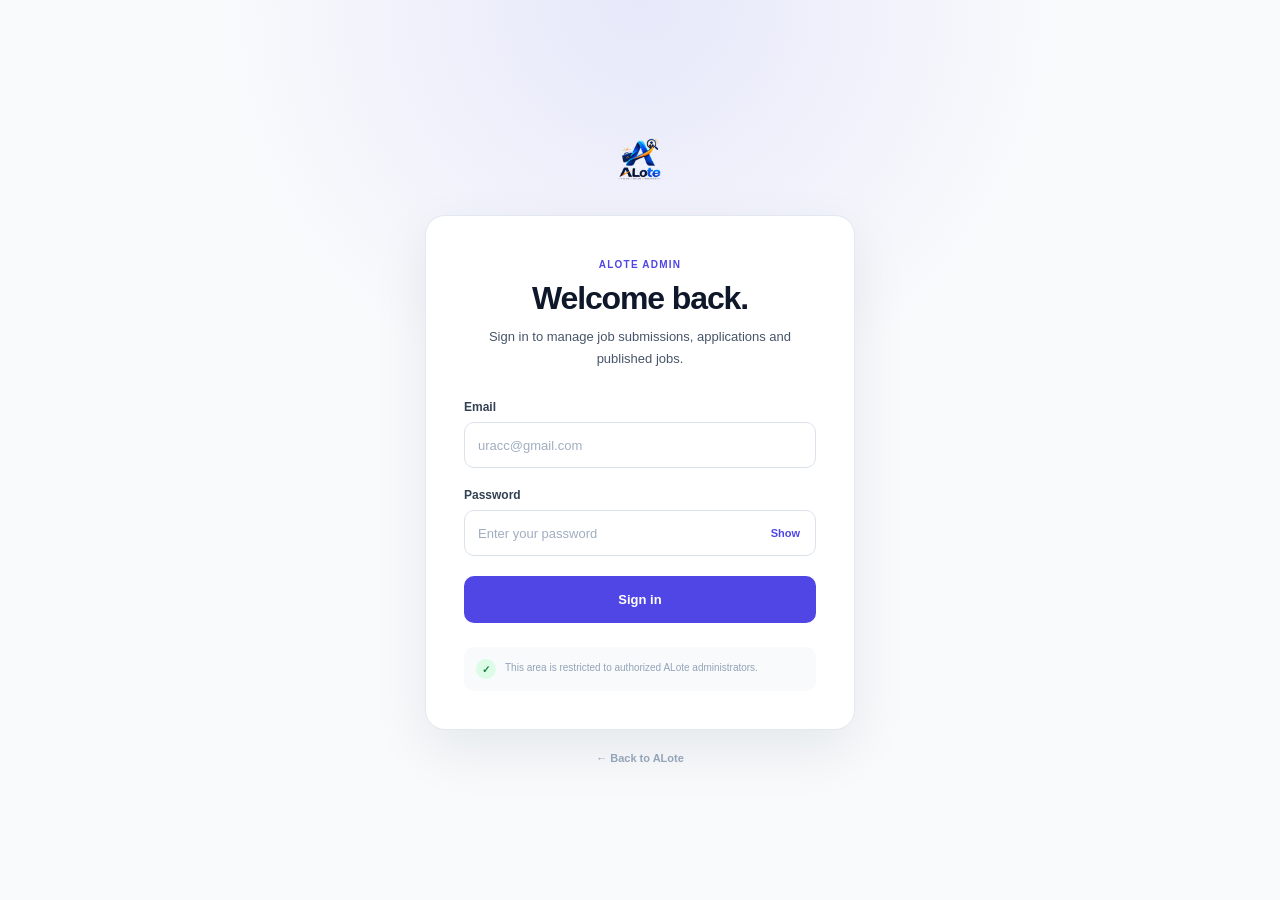
<file: frontend/admin/jobs.html>
<!DOCTYPE html>
<html lang="en">

<head>

    <meta charset="UTF-8">

    <meta name="viewport" content="width=device-width, initial-scale=1.0">

    <meta name="robots" content="noindex, nofollow">

    <title>Published Jobs | ALote Admin</title>


    <!-- ==================================================
         ADMIN GLOBAL
    ================================================== -->

    <link rel="stylesheet" href="../css/admin/admin-global.css">


    <!-- ==================================================
         ADMIN LAYOUT
    ================================================== -->

    <link rel="stylesheet" href="../css/admin/dashboard.css">


    <!-- ==================================================
         PAGE STYLES
    ================================================== -->

    <link rel="stylesheet" href="../css/admin/published-jobs.css">

</head>


<body class="admin-page">


    <!-- ==================================================
     MOBILE OVERLAY
================================================== -->

    <div class="sidebar-overlay" id="sidebarOverlay"></div>



    <!-- ==================================================
     SIDEBAR
================================================== -->

    <aside class="admin-sidebar" id="adminSidebar">


        <!-- ==================================================
         BRAND
    ================================================== -->

        <div class="sidebar-brand">

            <a href="../index.html" class="admin-logo">

                <img src="../assets/logo/ALotelogo.png" alt="ALote" class="admin-logo-image">

            </a>

        </div>



        <!-- ==================================================
         ADMIN PROFILE
    ================================================== -->

        <div class="admin-profile">

            <div class="admin-avatar">
                A
            </div>


            <div class="admin-profile-info">

                <strong>
                    ALote Admin
                </strong>

                <span>
                    Administrator
                </span>

            </div>

        </div>



        <!-- ==================================================
         NAVIGATION
    ================================================== -->

        <nav class="admin-navigation">


            <div class="nav-section-label">
                OVERVIEW
            </div>


            <a href="dashboard.html" class="admin-nav-link" data-page="dashboard">

                <span class="nav-icon">
                    ▦
                </span>

                <span>
                    Dashboard
                </span>

            </a>



            <div class="nav-section-label">
                MANAGEMENT
            </div>


            <a href="job-submissions.html" class="admin-nav-link" data-page="submissions">

                <span class="nav-icon">
                    ◫
                </span>

                <span>
                    Job Submissions
                </span>

                <span class="nav-badge" id="pendingJobsBadge">
                    0
                </span>

            </a>


            <a href="jobs.html" class="admin-nav-link active" data-page="jobs">

                <span class="nav-icon">
                    ◧
                </span>

                <span>
                    Published Jobs
                </span>

            </a>


            <a href="applications.html" class="admin-nav-link" data-page="applications">

                <span class="nav-icon">
                    ◎
                </span>

                <span>
                    Applications
                </span>

                <span class="nav-badge muted" id="newApplicationsBadge">
                    0
                </span>

            </a>



            <div class="nav-section-label">
                SYSTEM
            </div>


            <a href="../index.html" class="admin-nav-link">

                <span class="nav-icon">
                    ↗
                </span>

                <span>
                    View Website
                </span>

            </a>


        </nav>



        <!-- ==================================================
         SIDEBAR FOOTER
    ================================================== -->

        <div class="sidebar-footer">

            <button type="button" class="logout-button" id="logoutButton">

                <span class="nav-icon">
                    ⇥
                </span>

                <span>
                    Sign out
                </span>

            </button>

        </div>


    </aside>



    <!-- ==================================================
     MAIN AREA
================================================== -->

    <div class="admin-main">


        <!-- ==================================================
         TOP BAR
    ================================================== -->

        <header class="admin-topbar">


            <div class="topbar-left">


                <button type="button" class="mobile-menu-button" id="mobileMenuButton" aria-label="Open navigation">

                    <span></span>
                    <span></span>
                    <span></span>

                </button>


                <div class="page-heading">

                    <span class="page-eyebrow">
                        ADMINISTRATION
                    </span>

                    <h1>
                        Published Jobs
                    </h1>

                </div>

            </div>



            <div class="topbar-right">


                <div class="topbar-date">

                    <span class="date-icon">
                        ◷
                    </span>

                    <span id="currentDate">
                        Today
                    </span>

                </div>


                <div class="topbar-user">

                    <div class="topbar-avatar">
                        A
                    </div>

                    <div>

                        <strong>
                            Admin
                        </strong>

                        <span>
                            ALote
                        </span>

                    </div>

                </div>

            </div>


        </header>



        <!-- ==================================================
         PAGE CONTENT
    ================================================== -->

        <section class="published-jobs-page">


            <!-- ==================================================
             PAGE INTRO
        ================================================== -->

            <div class="published-intro">

                <div>

                    <span class="section-eyebrow">
                        LIVE JOB BOARD
                    </span>

                    <h2>
                        Your published opportunities.
                    </h2>

                    <p>
                        Review, manage and monitor every job currently
                        available to job seekers on ALote.
                    </p>

                </div>


                <a href="../jobs.html" class="view-job-board" target="_blank" rel="noopener">
                    View Job Board
                    <span>↗</span>
                </a>

            </div>



            <!-- ==================================================
             STATISTICS
        ================================================== -->

            <div class="published-stats">


                <article class="published-stat-card">

                    <div class="published-stat-top">

                        <span class="published-stat-label">
                            Total Published
                        </span>

                        <span class="published-stat-icon">
                            ◈
                        </span>

                    </div>

                    <strong class="published-stat-value" id="totalPublished">
                        0
                    </strong>

                    <span class="published-stat-description">
                        Jobs currently published
                    </span>

                </article>



                <article class="published-stat-card">

                    <div class="published-stat-top">

                        <span class="published-stat-label">
                            Active
                        </span>

                        <span class="published-stat-icon success">
                            ✓
                        </span>

                    </div>

                    <strong class="published-stat-value" id="activeJobs">
                        0
                    </strong>

                    <span class="published-stat-description">
                        Accepting applications
                    </span>

                </article>



                <article class="published-stat-card">

                    <div class="published-stat-top">

                        <span class="published-stat-label">
                            Expiring Soon
                        </span>

                        <span class="published-stat-icon warning">
                            ◷
                        </span>

                    </div>

                    <strong class="published-stat-value" id="expiringJobs">
                        0
                    </strong>

                    <span class="published-stat-description">
                        Within the next 7 days
                    </span>

                </article>



                <article class="published-stat-card">

                    <div class="published-stat-top">

                        <span class="published-stat-label">
                            Closed
                        </span>

                        <span class="published-stat-icon muted">
                            —
                        </span>

                    </div>

                    <strong class="published-stat-value" id="closedJobs">
                        0
                    </strong>

                    <span class="published-stat-description">
                        No longer accepting applications
                    </span>

                </article>

            </div>



            <!-- ==================================================
             JOB MANAGEMENT PANEL
        ================================================== -->

            <section class="published-panel">


                <div class="published-panel-header">


                    <div>

                        <h2>
                            All published jobs
                        </h2>

                        <p>
                            Search and manage your live job listings.
                        </p>

                    </div>


                    <div class="published-panel-actions">

                        <button type="button" class="secondary-button" id="refreshJobs">
                            <span>↻</span>
                            Refresh
                        </button>

                    </div>

                </div>



                <!-- ==================================================
                 FILTER BAR
            ================================================== -->

                <div class="published-toolbar">


                    <div class="published-search">

                        <span class="published-search-icon" aria-hidden="true">
                            ⌕
                        </span>


                        <input type="search" id="jobSearch" placeholder="Search jobs, companies or categories..."
                            autocomplete="off">


                        <button type="button" id="clearJobSearch" class="published-search-clear"
                            aria-label="Clear search">
                            ×
                        </button>

                    </div>



                    <div class="published-filters">


                        <select id="statusFilter" class="published-select">

                            <option value="all">
                                All statuses
                            </option>

                            <option value="published">
                                Published
                            </option>

                            <option value="closed">
                                Closed
                            </option>

                            <option value="expired">
                                Expired
                            </option>

                        </select>



                        <select id="categoryFilter" class="published-select">

                            <option value="all">
                                All categories
                            </option>

                            <option value="it-software">
                                IT & Software
                            </option>

                            <option value="marketing">
                                Marketing
                            </option>

                            <option value="design">
                                Design
                            </option>

                            <option value="finance">
                                Finance & Accounting
                            </option>

                            <option value="sales">
                                Sales
                            </option>

                            <option value="education">
                                Education
                            </option>

                            <option value="engineering">
                                Engineering
                            </option>

                            <option value="administration">
                                Administration
                            </option>

                        </select>



                        <select id="sortJobs" class="published-select">

                            <option value="newest">
                                Newest first
                            </option>

                            <option value="oldest">
                                Oldest first
                            </option>

                            <option value="company">
                                Company A–Z
                            </option>

                            <option value="expiry">
                                Expiring soon
                            </option>

                        </select>

                    </div>

                </div>



                <!-- ==================================================
                 RESULTS SUMMARY
            ================================================== -->

                <div class="published-results-bar">

                    <div>

                        <strong id="resultsCount">
                            0 jobs
                        </strong>

                        <span>
                            currently listed
                        </span>

                    </div>


                    <button type="button" id="resetFilters" class="reset-filters">
                        Reset filters
                    </button>

                </div>



                <!-- ==================================================
                 DESKTOP TABLE
            ================================================== -->

                <div class="published-table-wrapper">

                    <table class="published-table">

                        <thead>

                            <tr>

                                <th>
                                    JOB
                                </th>

                                <th>
                                    COMPANY
                                </th>

                                <th>
                                    CATEGORY
                                </th>

                                <th>
                                    LOCATION
                                </th>

                                <th>
                                    APPLICATIONS
                                </th>

                                <th>
                                    PUBLISHED
                                </th>

                                <th>
                                    STATUS
                                </th>

                                <th>
                                    ACTION
                                </th>

                            </tr>

                        </thead>


                        <tbody id="publishedJobsTableBody">
                        </tbody>

                    </table>

                </div>



                <!-- ==================================================
                 MOBILE JOB LIST
            ================================================== -->

                <div class="published-mobile-list" id="publishedJobsMobileList">
                </div>



                <!-- ==================================================
                 EMPTY STATE
            ================================================== -->

                <div class="published-empty hidden" id="publishedEmpty">

                    <div class="published-empty-icon">
                        ⌕
                    </div>

                    <h3>
                        No jobs found
                    </h3>

                    <p>
                        Try changing your search or filter settings.
                    </p>

                    <button type="button" class="secondary-button" id="emptyReset">
                        Reset filters
                    </button>

                </div>



                <!-- ==================================================
                 PAGINATION
            ================================================== -->

                <div class="published-pagination">


                    <span id="paginationInfo">
                        Showing 0 jobs
                    </span>


                    <div class="pagination-controls">

                        <button type="button" id="previousPage" class="pagination-button" aria-label="Previous page">
                            ←
                        </button>


                        <span class="pagination-current" id="currentPage">
                            1
                        </span>


                        <button type="button" id="nextPage" class="pagination-button" aria-label="Next page">
                            →
                        </button>

                    </div>


                </div>

            </section>

        </section>

    </div>



    <!-- ==================================================
     JOB DETAILS MODAL
================================================== -->

    <div class="admin-modal hidden" id="jobDetailsModal" role="dialog" aria-modal="true"
        aria-labelledby="modalJobTitle">

        <div class="admin-modal-card">


            <div class="admin-modal-header">

                <div>

                    <span class="modal-eyebrow">
                        PUBLISHED JOB
                    </span>

                    <h2 id="modalJobTitle">
                        —
                    </h2>

                    <span class="modal-job-id" id="modalJobId">
                        —
                    </span>

                </div>


                <button type="button" class="modal-close" id="closeJobModal" aria-label="Close">
                    ×
                </button>

            </div>



            <div class="admin-modal-body">


                <div class="modal-company">

                    <div class="modal-company-avatar" id="modalCompanyAvatar">
                        A
                    </div>

                    <div>

                        <strong id="modalCompany">
                            —
                        </strong>

                        <span id="modalCompanyContact">
                            —
                        </span>

                    </div>

                </div>



                <div class="modal-section">

                    <div class="modal-section-heading">
                        Job Information
                    </div>


                    <div class="modal-info-grid">


                        <div class="modal-info-item">

                            <span>
                                Category
                            </span>

                            <strong id="modalCategory">
                                —
                            </strong>

                        </div>


                        <div class="modal-info-item">

                            <span>
                                Location
                            </span>

                            <strong id="modalLocation">
                                —
                            </strong>

                        </div>


                        <div class="modal-info-item">

                            <span>
                                Work Type
                            </span>

                            <strong id="modalWorkType">
                                —
                            </strong>

                        </div>


                        <div class="modal-info-item">

                            <span>
                                Employment
                            </span>

                            <strong id="modalEmployment">
                                —
                            </strong>

                        </div>


                        <div class="modal-info-item">

                            <span>
                                Salary
                            </span>

                            <strong id="modalSalary">
                                —
                            </strong>

                        </div>


                        <div class="modal-info-item">

                            <span>
                                Applications
                            </span>

                            <strong id="modalApplications">
                                —
                            </strong>

                        </div>

                    </div>

                </div>



                <div class="modal-section">

                    <div class="modal-section-heading">
                        Description
                    </div>

                    <p class="modal-description" id="modalDescription">
                        —
                    </p>

                </div>



                <div class="modal-section">

                    <div class="modal-section-heading">
                        Requirements
                    </div>

                    <p class="modal-description" id="modalRequirements">
                        —
                    </p>

                </div>



                <div class="modal-section modal-publication-section">

                    <div class="modal-section-heading">
                        Publication
                    </div>


                    <div class="modal-publication-grid">

                        <div>

                            <span>
                                Published
                            </span>

                            <strong id="modalPublishedDate">
                                —
                            </strong>

                        </div>


                        <div>

                            <span>
                                Expires
                            </span>

                            <strong id="modalExpiryDate">
                                —
                            </strong>

                        </div>

                    </div>

                </div>

            </div>



            <div class="admin-modal-footer">

                <a href="#" class="modal-view-public" id="viewPublicJob" target="_blank" rel="noopener">
                    View Public Job ↗
                </a>


                <div class="modal-footer-actions">

                    <button type="button" class="secondary-button" id="closeJobButton">
                        Close Job
                    </button>

                    <button type="button" class="primary-button" id="editJobButton">
                        Edit Job
                    </button>

                </div>

            </div>

        </div>

    </div>



    <!-- ==================================================
     CONFIRMATION MODAL
================================================== -->

    <div class="admin-modal hidden" id="confirmModal" role="dialog" aria-modal="true">

        <div class="confirm-card">


            <div class="confirm-icon" id="confirmIcon">
                !
            </div>


            <span class="modal-eyebrow" id="confirmEyebrow">
                CLOSE JOB
            </span>


            <h2 id="confirmTitle">
                Close this job?
            </h2>


            <p id="confirmMessage">
                This job will no longer accept new applications.
            </p>


            <div class="confirm-actions">

                <button type="button" class="secondary-button" id="confirmCancel">
                    Cancel
                </button>


                <button type="button" class="danger-button" id="confirmProceed">
                    Close Job
                </button>

            </div>

        </div>

    </div>



    <!-- ==================================================
     SCRIPTS
================================================== -->
    <script src="../js/config.js"></script>
    <script src="../js/admin/published-jobs.js"></script>


</body>

</html>
</file>
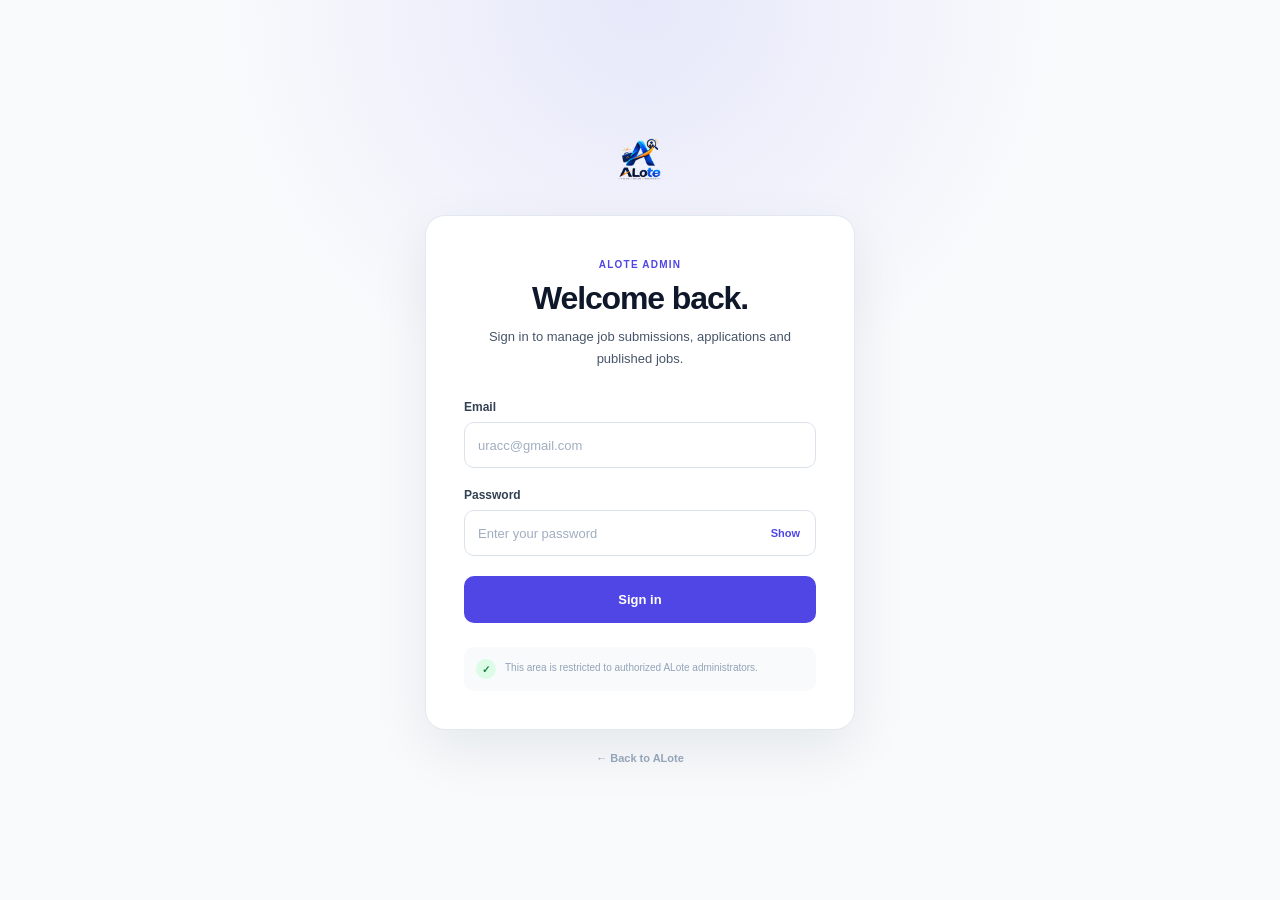
<file: frontend/admin/login.html>
<!DOCTYPE html>
<html lang="en">

<head>

    <meta charset="UTF-8">

    <meta
        name="viewport"
        content="width=device-width, initial-scale=1.0"
    >

    <meta
        name="robots"
        content="noindex, nofollow"
    >

    <title>Admin Login | ALote</title>


    <!-- Global Admin CSS -->

    <link
        rel="stylesheet"
        href="../css/admin/admin-global.css"
    >


    <!-- Login CSS -->

    <link
        rel="stylesheet"
        href="../css/admin/login.css"
    >

</head>


<body class="admin-login-page">


    <!-- ==================================================
         LOGIN WRAPPER
    ================================================== -->

    <main class="login-wrapper">


        <!-- ==================================================
             BRAND
        ================================================== -->

        <div class="login-brand">

            <a
                href="../index.html"
                class="login-logo"
            >

                <img
                    src="../assets/logo/ALotelogo.png"
                    alt="ALote"
                    class="login-logo-image"
                >

            </a>

        </div>



        <!-- ==================================================
             LOGIN CARD
        ================================================== -->

        <section class="login-card">


            <div class="login-header">

                <span class="login-eyebrow">
                    ALote ADMIN
                </span>


                <h1>
                    Welcome back.
                </h1>


                <p>
                    Sign in to manage job submissions,
                    applications and published jobs.
                </p>

            </div>



            <!-- ==================================================
                 LOGIN FORM
            ================================================== -->

            <form
                id="adminLoginForm"
                class="admin-login-form"
            >


                <!-- Email -->

                <div class="form-group">

                    <label for="adminEmail">
                        Email
                    </label>

                    <input
                        type="email"
                        id="adminEmail"
                        name="email"
                        placeholder="uracc@gmail.com"
                        autocomplete="username"
                        required
                    >

                </div>



                <!-- Password -->

                <div class="form-group">

                    <div class="password-label-row">

                        <label for="adminPassword">
                            Password
                        </label>

                    </div>


                    <div class="password-input">

                        <input
                            type="password"
                            id="adminPassword"
                            name="password"
                            placeholder="Enter your password"
                            autocomplete="current-password"
                            required
                        >


                        <button
                            type="button"
                            id="togglePassword"
                            class="password-toggle"
                            aria-label="Show password"
                        >
                            Show
                        </button>

                    </div>

                </div>



                <!-- Error -->

                <div
                    id="loginError"
                    class="login-error hidden"
                    role="alert"
                >
                    Invalid email or password.
                </div>



                <!-- Submit -->

                <button
                    type="submit"
                    class="login-button"
                    id="loginButton"
                >

                    <span class="login-button-text">
                        Sign in
                    </span>

                </button>

            </form>



            <!-- ==================================================
                 SECURITY NOTICE
            ================================================== -->

            <div class="login-security">

                <span class="security-icon">
                    ✓
                </span>

                <p>
                    This area is restricted to authorized
                    ALote administrators.
                </p>

            </div>


        </section>



        <!-- ==================================================
             BACK TO WEBSITE
        ================================================== -->

        <a
            href="../index.html"
            class="back-to-site"
        >
            ← Back to ALote
        </a>


    </main>



    <!-- ==================================================
         JAVASCRIPT
    ================================================== -->
    <script src="../js/config.js"></script>
    <script src="../js/admin/login.js"></script>

</body>

</html>
</file>
<file: frontend/css/global.css>
/* ==================================================
   ALOTE — GLOBAL DESIGN SYSTEM
================================================== */

:root {

    /* BRAND */

    --primary: #4f46e5;
    --primary-dark: #4338ca;
    --primary-light: #eef2ff;

    --primary-soft: #f5f3ff;


    /* TEXT */

    --text-primary: #111827;
    --text-secondary: #64748b;
    --text-muted: #94a3b8;


    /* BACKGROUNDS */

    --background: #ffffff;
    --background-soft: #f8fafc;
    --background-dark: #111827;


    /* BORDERS */

    --border: #e2e8f0;
    --border-light: #eef2f7;


    /* STATUS */

    --success: #16a34a;
    --success-bg: #dcfce7;

    --warning: #d97706;
    --warning-bg: #fef3c7;

    --danger: #dc2626;
    --danger-bg: #fee2e2;


    /* RADIUS */

    --radius-sm: 8px;
    --radius-md: 12px;
    --radius-lg: 18px;
    --radius-xl: 24px;


    /* SHADOWS */

    --shadow-xs:
        0 1px 2px rgba(15, 23, 42, 0.03);

    --shadow-sm:
        0 2px 8px rgba(15, 23, 42, 0.04);

    --shadow-md:
        0 10px 30px rgba(15, 23, 42, 0.07);

    --shadow-lg:
        0 20px 50px rgba(15, 23, 42, 0.10);

    --shadow-xl:
        0 28px 70px rgba(15, 23, 42, 0.14);


    /* TRANSITIONS */

    --transition-fast:
        0.18s ease;

    --transition:
        0.25s ease;

    --transition-slow:
        0.35s ease;
}


/* ==================================================
   RESET
================================================== */

* {
    box-sizing: border-box;
    margin: 0;
    padding: 0;
}


html {
    scroll-behavior: smooth;
}


body {

    min-height: 100vh;

    font-family:
        Inter,
        -apple-system,
        BlinkMacSystemFont,
        "Segoe UI",
        sans-serif;

    color: var(--text-primary);

    background: var(--background);

    line-height: 1.5;

    -webkit-font-smoothing: antialiased;
    text-rendering: optimizeLegibility;
}


body.menu-open {
    overflow: hidden;
}


a {
    color: inherit;
    text-decoration: none;
}


button,
input,
textarea,
select {
    font: inherit;
}


button {
    cursor: pointer;
}


img {
    display: block;
    max-width: 100%;
}


input,
textarea,
select {
    outline: none;
}


/* ==================================================
   GLOBAL CONTAINER
================================================== */

.container {

    width: min(
        1180px,
        calc(100% - 48px)
    );

    margin-inline: auto;
}


/* ==================================================
   LOGO
================================================== */

.logo {

    display: flex;

    align-items: center;

    flex-shrink: 0;

    text-decoration: none;

    transition:
        opacity var(--transition-fast),
        transform var(--transition-fast);
}


.logo:hover {

    opacity: 0.92;

    transform: translateY(-1px);
}


.logo-image {

    display: block;

    width: auto;

    height: 38px;

    object-fit: contain;
}


/* ==================================================
   NAVIGATION
================================================== */

.navbar {

    position: sticky;

    top: 0;

    z-index: 1000;

    width: 100%;

    background:
        rgba(255, 255, 255, 0.88);

    border-bottom:
        1px solid rgba(226, 232, 240, 0.75);

    backdrop-filter:
        blur(18px);

    -webkit-backdrop-filter:
        blur(18px);
}


.navbar-container {

    width: min(
        1180px,
        calc(100% - 48px)
    );

    height: 72px;

    margin-inline: auto;

    display: flex;

    align-items: center;

    justify-content: space-between;

    gap: 20px;
}


/* ==================================================
   DESKTOP NAV
================================================== */

.nav-links {

    display: flex;

    align-items: center;

    gap: 5px;

    margin-left: auto;
}


.nav-links a {

    position: relative;

    display: inline-flex;

    align-items: center;

    height: 40px;

    padding: 0 14px;

    border-radius: 10px;

    color: var(--text-secondary);

    font-size: 14px;

    font-weight: 500;

    transition:
        color var(--transition-fast),
        background var(--transition-fast);
}


.nav-links a:hover {

    color: var(--text-primary);

    background:
        var(--background-soft);
}


/* ==================================================
   ACTIVE PAGE
================================================== */

.nav-links a.active {

    color: var(--primary);

    background:
        var(--primary-light);

    font-weight: 600;
}


.nav-links a.active::after {

    content: "";

    position: absolute;

    left: 50%;

    bottom: 4px;

    width: 18px;

    height: 2px;

    transform:
        translateX(-50%);

    border-radius: 999px;

    background:
        var(--primary);
}


/* ==================================================
   LANGUAGE SWITCHER
================================================== */

.language-switcher {

    display: flex;

    align-items: center;

    gap: 7px;

    margin-left: 10px;

    flex-shrink: 0;
}


.language-switcher > span {

    color:
        #cbd5e1;

    font-size: 12px;
}


.language-button {

    border: none;

    background: transparent;

    padding: 6px 5px;

    color:
        var(--text-muted);

    font-size: 12px;

    font-weight: 600;

    border-radius: 7px;

    cursor: pointer;

    transition:
        color var(--transition-fast),
        background var(--transition-fast);
}


.language-button:hover {

    color:
        var(--text-secondary);

    background:
        var(--background-soft);
}


.language-button.active {

    color:
        var(--primary);
}


/* ==================================================
   POST A JOB
================================================== */

.employer-link {

    display: inline-flex;

    align-items: center;

    justify-content: center;

    min-height: 40px;

    padding: 0 17px;

    flex-shrink: 0;

    border:
        1px solid #dce2eb;

    border-radius:
        10px;

    background:
        #ffffff;

    color:
        #1e293b;

    font-size: 13px;

    font-weight: 650;

    transition:
        transform var(--transition-fast),
        border-color var(--transition-fast),
        background var(--transition-fast),
        box-shadow var(--transition-fast);
}


.employer-link:hover {

    transform:
        translateY(-1px);

    border-color:
        #cbd5e1;

    background:
        #f8fafc;

    box-shadow:
        var(--shadow-xs);
}


/* ==================================================
   SECTION LABEL
================================================== */

.section-label {

    display: inline-block;

    margin-bottom: 9px;

    color:
        var(--primary);

    font-size: 11px;

    font-weight: 800;

    letter-spacing:
        0.08em;

    text-transform:
        uppercase;
}


/* ==================================================
   GENERIC SECTION LINK
================================================== */

.section-link {

    display: inline-flex;

    align-items: center;

    gap: 7px;

    color:
        var(--primary);

    font-size: 13px;

    font-weight: 650;

    transition:
        color var(--transition-fast),
        transform var(--transition-fast);
}


.section-link:hover {

    color:
        var(--primary-dark);

    transform:
        translateX(2px);
}


/* ==================================================
   PRIMARY BUTTON
================================================== */

.primary-button {

    display: inline-flex;

    align-items: center;

    justify-content: center;

    min-height: 44px;

    padding:
        0 20px;

    border:
        1px solid transparent;

    border-radius:
        var(--radius-md);

    background:
        var(--primary);

    color:
        #ffffff;

    font-size: 14px;

    font-weight: 650;

    text-decoration: none;

    transition:
        transform var(--transition-fast),
        background var(--transition-fast),
        box-shadow var(--transition-fast);
}


.primary-button:hover {

    transform:
        translateY(-2px);

    background:
        var(--primary-dark);

    box-shadow:
        0 10px 25px
        rgba(79, 70, 229, 0.20);
}


/* ==================================================
   MOBILE MENU BUTTON
================================================== */

.mobile-menu-button {

    display: none;

    width: 42px;

    height: 42px;

    padding: 0;

    border:
        1px solid var(--border);

    border-radius:
        11px;

    background:
        #ffffff;

    align-items: center;

    justify-content: center;

    flex-direction: column;

    gap: 5px;

    transition:
        background var(--transition-fast),
        border-color var(--transition-fast),
        box-shadow var(--transition-fast);
}


.mobile-menu-button:hover {

    background:
        var(--background-soft);

    border-color:
        #cbd5e1;
}


.mobile-menu-button:focus-visible {

    outline:
        3px solid
        rgba(79, 70, 229, 0.14);

    outline-offset:
        2px;
}


.mobile-menu-button span {

    display: block;

    width: 17px;

    height: 2px;

    border-radius: 999px;

    background:
        #334155;

    transition:
        transform var(--transition),
        opacity var(--transition-fast);
}


/* ==================================================
   HAMBURGER → X
================================================== */

.mobile-menu-button.active
span:nth-child(1) {

    transform:
        translateY(7px)
        rotate(45deg);
}


.mobile-menu-button.active
span:nth-child(2) {

    opacity: 0;
}


.mobile-menu-button.active
span:nth-child(3) {

    transform:
        translateY(-7px)
        rotate(-45deg);
}


/* ==================================================
   MOBILE MENU
================================================== */

.mobile-menu {

    display: none;

    width: 100%;

    padding:
        10px 20px 20px;

    background:
        #ffffff;

    border-top:
        1px solid var(--border-light);

    box-shadow:
        0 15px 30px
        rgba(15, 23, 42, 0.06);
}


.mobile-menu.open {

    display: block;
}


/* ==================================================
   MOBILE NAV LINKS
================================================== */

.mobile-nav-links {

    display: flex;

    flex-direction: column;

    gap: 3px;
}


.mobile-nav-links a {

    display: flex;

    align-items: center;

    min-height: 46px;

    padding:
        0 13px;

    border-radius:
        10px;

    color:
        #475569;

    font-size: 13px;

    font-weight: 600;

    transition:
        background var(--transition-fast),
        color var(--transition-fast);
}


.mobile-nav-links a:hover {

    color:
        var(--primary);

    background:
        var(--background-soft);
}


/* ACTIVE MOBILE PAGE */

.mobile-nav-links a.active {

    color:
        var(--primary);

    background:
        var(--primary-light);

    font-weight: 700;
}


.mobile-nav-links a.active::after {

    content:
        "•";

    margin-left:
        auto;

    color:
        var(--primary);

    font-size:
        17px;

    line-height:
        1;
}


/* ==================================================
   MOBILE DIVIDER
================================================== */

.mobile-menu-divider {

    height: 1px;

    margin:
        11px 12px;

    background:
        var(--border-light);
}


/* ==================================================
   MOBILE LANGUAGE
================================================== */

.mobile-language {

    display: flex;

    align-items: center;

    gap: 8px;

    padding:
        7px 12px 12px;

    color:
        var(--text-muted);

    font-size: 12px;
}


.mobile-language .language-button {

    padding:
        5px 4px;
}


/* ==================================================
   MOBILE POST JOB
================================================== */

.mobile-employer-link {

    display: flex;

    align-items: center;

    justify-content: center;

    min-height: 44px;

    margin-top: 2px;

    border-radius:
        10px;

    background:
        var(--primary);

    color:
        #ffffff;

    font-size: 12px;

    font-weight: 700;

    transition:
        transform var(--transition-fast),
        background var(--transition-fast),
        box-shadow var(--transition-fast);
}


.mobile-employer-link:hover {

    transform:
        translateY(-1px);

    background:
        var(--primary-dark);

    box-shadow:
        0 8px 20px
        rgba(79, 70, 229, 0.18);
}


/* ==================================================
   FOOTER
================================================== */

.footer {

    background:
        #ffffff;

    border-top:
        1px solid var(--border);

    padding-top:
        52px;
}


.footer-container {

    width: min(
        1180px,
        calc(100% - 48px)
    );

    margin-inline:
        auto;

    display:
        grid;

    grid-template-columns:
        1.5fr
        1fr
        1fr
        1fr;

    gap:
        55px;

    padding-bottom:
        42px;
}


/* ==================================================
   FOOTER BRAND
================================================== */

.footer-brand {

    max-width:
        300px;
}


.footer-logo {

    display:
        inline-block;

    margin-bottom:
        10px;

    color:
        var(--primary);

    font-size:
        28px;

    font-weight:
        800;

    letter-spacing:
        -1px;
}


.footer-tagline {

    margin:
        0 0 12px;

    color:
        var(--text-secondary);

    font-size:
        13px;
}


.footer-description {

    max-width:
        280px;

    color:
        var(--text-muted);

    font-size:
        12px;

    line-height:
        1.75;
}


/* ==================================================
   SOCIAL
================================================== */

.footer-socials {

    display:
        flex;

    gap:
        8px;

    margin-top:
        18px;
}


.footer-socials a {

    width:
        36px;

    height:
        36px;

    display:
        flex;

    align-items:
        center;

    justify-content:
        center;

    border:
        1px solid var(--border);

    border-radius:
        50%;

    background:
        #ffffff;

    color:
        var(--text-primary);

    font-size:
        12px;

    font-weight:
        650;

    transition:
        transform var(--transition-fast),
        color var(--transition-fast),
        background var(--transition-fast),
        border-color var(--transition-fast);
}


.footer-socials a:hover {

    transform:
        translateY(-2px);

    border-color:
        var(--primary);

    background:
        var(--primary);

    color:
        #ffffff;
}


/* ==================================================
   FOOTER COLUMNS
================================================== */

.footer-column {

    display:
        flex;

    flex-direction:
        column;

    gap:
        11px;
}


.footer-column h3 {

    margin-bottom:
        5px;

    color:
        var(--text-primary);

    font-size:
        14px;

    font-weight:
        700;
}


.footer-column a {

    width:
        fit-content;

    color:
        var(--text-secondary);

    font-size:
        12px;

    line-height:
        1.5;

    transition:
        color var(--transition-fast),
        transform var(--transition-fast);
}


.footer-column a:hover {

    color:
        var(--primary);

    transform:
        translateX(2px);
}


/* ==================================================
   CONTACT
================================================== */

.footer-contact a {

    display:
        flex;

    align-items:
        center;

    gap:
        9px;
}


.contact-icon {

    width:
        17px;

    display:
        inline-flex;

    align-items:
        center;

    justify-content:
        center;

    color:
        var(--text-primary);

    font-size:
        13px;
}


/* ==================================================
   FOOTER BOTTOM
================================================== */

.footer-bottom {

    width: min(
        1180px,
        calc(100% - 48px)
    );

    margin-inline:
        auto;

    padding:
        17px 0 19px;

    border-top:
        1px solid var(--border);

    text-align:
        center;
}


.footer-bottom .copyright {

    color:
        var(--text-muted);

    font-size:
        11px;
}


/* ==================================================
   BURMESE TYPOGRAPHY
================================================== */

html[lang="my"] {

    font-family:
        "Noto Sans Myanmar",
        "Myanmar Text",
        sans-serif;
}


html[lang="my"] .footer,
html[lang="my"] .mobile-menu,
html[lang="my"] .language-button {

    font-family:
        "Noto Sans Myanmar",
        "Myanmar Text",
        sans-serif;
}


/* Keep ALote branding Latin */

html[lang="my"] .logo,
html[lang="my"] .footer-logo {

    font-family:
        Inter,
        Arial,
        sans-serif;
}


/* ==================================================
   TABLET
================================================== */

@media (max-width: 1000px) {

    .navbar-container {

        width:
            min(
                100% - 40px,
                1180px
            );
    }


    .container {

        width:
            min(
                100% - 40px,
                1180px
            );
    }


    .footer-container {

        grid-template-columns:
            1.4fr
            1fr
            1fr;

        gap:
            40px;
    }

}


/* ==================================================
   MOBILE NAVIGATION
================================================== */

@media (max-width: 760px) {

    .navbar-container {

        width:
            calc(100% - 32px);

        height:
            64px;
    }


    .container {

        width:
            calc(100% - 32px);
    }


    .nav-links,
    .navbar-container > .language-switcher,
    .navbar-container > .employer-link {

        display:
            none;
    }


    .mobile-menu-button {

        display:
            flex;

        margin-left:
            auto;
    }


    .mobile-menu {

        display:
            none;
    }


    .mobile-menu.open {

        display:
            block;
    }


    /* Footer */

    .footer {

        padding:
            38px 0 20px;
    }


    .footer-container {

        width:
            calc(100% - 32px);

        display:
            grid;

        grid-template-columns:
            1fr 1fr 1fr;

        gap:
            26px 20px;

        padding-bottom:
            25px;
    }


    .footer-brand {

        grid-column:
            1 / -1;

        max-width:
            none;
    }


    .footer-logo {

        font-size:
            21px;
    }


    .footer-tagline {

        margin:
            4px 0 6px;

        font-size:
            11px;
    }


    .footer-description {

        max-width:
            310px;

        font-size:
            10px;

        line-height:
            1.6;
    }


    .footer-socials {

        margin-top:
            11px;

        gap:
            6px;
    }


    .footer-socials a {

        width:
            29px;

        height:
            29px;

        font-size:
            9px;
    }


    .footer-column {

        gap:
            7px;
    }


    .footer-column h3 {

        margin-bottom:
            6px;

        font-size:
            10px;
    }


    .footer-column a {

        margin-bottom:
            2px;

        font-size:
            9px;

        line-height:
            1.45;
    }


    .footer-contact a {

        gap:
            6px;

        margin-bottom:
            3px;

        font-size:
            9px;
    }


    .contact-icon {

        font-size:
            9px;
    }


    .footer-bottom {

        width:
            calc(100% - 32px);

        margin-top:
            0;

        padding:
            14px 0 16px;
    }


    .footer-bottom .copyright {

        font-size:
            8px;

        line-height:
            1.5;
    }

}


/* ==================================================
   SMALL MOBILE
================================================== */

@media (max-width: 420px) {

    .navbar-container {

        width:
            calc(100% - 28px);
    }


    .container {

        width:
            calc(100% - 28px);
    }


    .mobile-menu {

        padding:
            10px 14px 17px;
    }


    .mobile-menu-button {

        width:
            40px;

        height:
            40px;
    }


    .footer-container {

        width:
            calc(100% - 28px);

        gap:
            23px 15px;
    }


    .footer-bottom {

        width:
            calc(100% - 28px);
    }

}


/* ==================================================
   ACCESSIBILITY
================================================== */

:focus-visible {

    outline:
        3px solid
        rgba(79, 70, 229, 0.25);

    outline-offset:
        3px;
}


@media (prefers-reduced-motion: reduce) {

    html {

        scroll-behavior:
            auto;
    }


    *,
    *::before,
    *::after {

        transition-duration:
            0.01ms !important;

        animation-duration:
            0.01ms !important;

        animation-iteration-count:
            1 !important;
    }

}
</file>
<file: frontend/css/home.css>
/* ==================================================
   ALOTE HOMEPAGE
   Premium Landing Page
================================================== */


/* ==================================================
   HERO
================================================== */

.hero {

    position: relative;

    overflow: hidden;

    padding:
        115px 0 95px;

    background:
        radial-gradient(
            circle at 50% -10%,
            rgba(79, 70, 229, 0.13),
            transparent 48%
        ),
        linear-gradient(
            180deg,
            #ffffff 0%,
            #f8fafc 100%
        );
}


/* Decorative glow */

.hero::before {

    content: "";

    position: absolute;

    width: 520px;
    height: 520px;

    top: -300px;
    left: -220px;

    border-radius: 50%;

    background:
        rgba(79, 70, 229, 0.035);

    pointer-events: none;
}


.hero::after {

    content: "";

    position: absolute;

    width: 420px;
    height: 420px;

    right: -220px;
    bottom: -250px;

    border-radius: 50%;

    background:
        rgba(99, 102, 241, 0.04);

    pointer-events: none;
}


.hero-container {

    position: relative;

    z-index: 1;

    width:
        min(940px, calc(100% - 48px));

    margin-inline:
        auto;

    text-align:
        center;
}


/* ==================================================
   HERO BADGE
================================================== */

.hero-badge {

    display:
        inline-flex;

    align-items:
        center;

    gap:
        7px;

    padding:
        7px 13px;

    margin-bottom:
        22px;

    border:
        1px solid
        rgba(79, 70, 229, 0.12);

    border-radius:
        999px;

    background:
        var(--primary-light);

    color:
        var(--primary);

    font-size:
        11px;

    font-weight:
        700;

    letter-spacing:
        0.02em;
}


/* Small live indicator */

.hero-badge::before {

    content:
        "";

    width:
        6px;

    height:
        6px;

    border-radius:
        50%;

    background:
        #6366f1;

    box-shadow:
        0 0 0 4px
        rgba(99, 102, 241, 0.10);
}


/* ==================================================
   HERO TITLE
================================================== */

.hero h1 {

    max-width:
        850px;

    margin:
        0 auto;

    color:
        #0f172a;

    font-size:
        clamp(48px, 7vw, 78px);

    line-height:
        1.02;

    letter-spacing:
        -0.055em;

    font-weight:
        800;
}


.hero h1 span {

    color:
        var(--primary);
}


/* ==================================================
   HERO DESCRIPTION
================================================== */

.hero-description {

    max-width:
        600px;

    margin:
        25px auto 36px;

    color:
        var(--text-secondary);

    font-size:
        16px;

    line-height:
        1.75;
}


/* ==================================================
   SEARCH BOX
================================================== */

.search-box {

    position:
        relative;

    z-index:
        2;

    width:
        min(800px, 100%);

    margin:
        0 auto;

    padding:
        7px;

    display:
        flex;

    align-items:
        center;

    gap:
        6px;

    background:
        rgba(255, 255, 255, 0.96);

    border:
        1px solid
        rgba(226, 232, 240, 0.95);

    border-radius:
        16px;

    box-shadow:
        0 18px 45px
        rgba(15, 23, 42, 0.08),

        0 3px 10px
        rgba(15, 23, 42, 0.03);

    transition:
        border-color var(--transition),
        box-shadow var(--transition),
        transform var(--transition);
}


.search-box:focus-within {

    transform:
        translateY(-1px);

    border-color:
        rgba(79, 70, 229, 0.35);

    box-shadow:
        0 0 0 4px
        rgba(79, 70, 229, 0.07),

        0 20px 50px
        rgba(15, 23, 42, 0.09);
}


/* ==================================================
   SEARCH INPUT
================================================== */

.search-input-container {

    flex:
        1;

    min-width:
        0;

    display:
        flex;

    align-items:
        center;

    padding:
        0 14px;
}


.search-icon {

    flex-shrink:
        0;

    margin-right:
        10px;

    color:
        #94a3b8;

    font-size:
        23px;

    line-height:
        1;
}


.search-input-container input {

    width:
        100%;

    min-width:
        0;

    height:
        50px;

    border:
        none;

    outline:
        none;

    background:
        transparent;

    color:
        var(--text-primary);

    font-size:
        14px;
}


.search-input-container input::placeholder {

    color:
        #94a3b8;
}


/* ==================================================
   SEARCH BUTTON
================================================== */

.search-box button {

    flex-shrink:
        0;

    min-height:
        48px;

    padding:
        0 23px;

    border:
        none;

    border-radius:
        11px;

    background:
        var(--primary);

    color:
        #ffffff;

    font-size:
        13px;

    font-weight:
        700;

    transition:
        transform var(--transition-fast),
        background var(--transition-fast),
        box-shadow var(--transition-fast);
}


.search-box button:hover {

    transform:
        translateY(-1px);

    background:
        var(--primary-dark);

    box-shadow:
        0 8px 20px
        rgba(79, 70, 229, 0.18);
}


/* ==================================================
   QUICK FILTERS
================================================== */

.quick-filters {

    display:
        flex;

    align-items:
        center;

    justify-content:
        center;

    flex-wrap:
        wrap;

    gap:
        8px;

    margin-top:
        20px;

    color:
        var(--text-muted);

    font-size:
        11px;
}


.quick-filters a {

    padding:
        5px 10px;

    border:
        1px solid
        var(--border);

    border-radius:
        999px;

    background:
        #ffffff;

    color:
        var(--text-secondary);

    font-weight:
        500;

    transition:
        color var(--transition-fast),
        background var(--transition-fast),
        border-color var(--transition-fast),
        transform var(--transition-fast);
}


.quick-filters a:hover {

    transform:
        translateY(-1px);

    border-color:
        rgba(79, 70, 229, 0.25);

    background:
        var(--primary-light);

    color:
        var(--primary);
}


/* ==================================================
   WORK MODES
================================================== */

.work-modes-section {

    padding:
        95px 0;

    background:
        var(--background-soft);
}


.work-mode-grid {

    display:
        grid;

    grid-template-columns:
        repeat(4, minmax(0, 1fr));

    gap:
        16px;
}


.work-mode-card {

    position:
        relative;

    min-height:
        190px;

    padding:
        25px;

    display:
        flex;

    flex-direction:
        column;

    justify-content:
        space-between;

    overflow:
        hidden;

    border:
        1px solid
        var(--border);

    border-radius:
        18px;

    background:
        #ffffff;

    box-shadow:
        var(--shadow-sm);

    transition:
        transform var(--transition),
        border-color var(--transition),
        box-shadow var(--transition);
}


.work-mode-card::before {

    content:
        "";

    position:
        absolute;

    width:
        120px;

    height:
        120px;

    right:
        -60px;

    bottom:
        -60px;

    border-radius:
        50%;

    background:
        rgba(79, 70, 229, 0.035);

    transition:
        transform var(--transition);
}


.work-mode-card:hover {

    transform:
        translateY(-5px);

    border-color:
        rgba(79, 70, 229, 0.25);

    box-shadow:
        var(--shadow-lg);
}


.work-mode-card:hover::before {

    transform:
        scale(1.3);
}


/* ==================================================
   MODE ICON
================================================== */

.mode-icon {

    width:
        43px;

    height:
        43px;

    display:
        flex;

    align-items:
        center;

    justify-content:
        center;

    border-radius:
        12px;

    background:
        var(--primary-light);

    color:
        var(--primary);

    font-size:
        19px;

    transition:
        transform var(--transition),
        background var(--transition);
}


.work-mode-card:hover .mode-icon {

    transform:
        scale(1.06);

    background:
        var(--primary-soft);
}


.work-mode-card h3 {

    margin-top:
        17px;

    color:
        var(--text-primary);

    font-size:
        16px;

    font-weight:
        700;

    letter-spacing:
        -0.02em;
}


.work-mode-card p {

    margin-top:
        5px;

    color:
        var(--text-secondary);

    font-size:
        12px;

    line-height:
        1.6;
}


/* ==================================================
   CARD ARROW
================================================== */

.arrow {

    position:
        absolute;

    top:
        24px;

    right:
        24px;

    color:
        var(--text-muted);

    font-size:
        18px;

    transition:
        color var(--transition-fast),
        transform var(--transition-fast);
}


.work-mode-card:hover .arrow {

    color:
        var(--primary);

    transform:
        translate(3px, -3px);
}


/* ==================================================
   CATEGORIES
================================================== */

.categories-section {

    padding:
        105px 0;

    background:
        #ffffff;
}


.categories-section .container {

    width:
        min(1180px, calc(100% - 48px));

    margin-inline:
        auto;
}


.category-grid {

    display:
        grid;

    grid-template-columns:
        repeat(4, minmax(0, 1fr));

    gap:
        13px;
}


.category-grid a {

    position:
        relative;

    display:
        flex;

    align-items:
        center;

    justify-content:
        space-between;

    min-height:
        76px;

    padding:
        0 18px;

    overflow:
        hidden;

    border:
        1px solid
        var(--border);

    border-radius:
        14px;

    background:
        #ffffff;

    color:
        var(--text-primary);

    font-size:
        13px;

    font-weight:
        650;

    transition:
        transform var(--transition),
        border-color var(--transition),
        box-shadow var(--transition),
        background var(--transition);
}


.category-grid a::before {

    content:
        "";

    position:
        absolute;

    left:
        0;

    top:
        0;

    bottom:
        0;

    width:
        3px;

    background:
        var(--primary);

    transform:
        scaleY(0);

    transform-origin:
        bottom;

    transition:
        transform var(--transition);
}


.category-grid a:hover {

    transform:
        translateY(-3px);

    border-color:
        rgba(79, 70, 229, 0.25);

    background:
        #fcfcff;

    box-shadow:
        var(--shadow-md);
}


.category-grid a:hover::before {

    transform:
        scaleY(1);
}


/* ==================================================
   LATEST JOBS
================================================== */

.latest-jobs {

    padding:
        100px 0;

    background:
        var(--background-soft);
}


.section-heading {

    margin-bottom:
        35px;
}


.section-label {

    display:
        block;

    margin-bottom:
        8px;
}


.section-heading h2 {

    color:
        var(--text-primary);

    font-size:
        36px;

    line-height:
        1.1;

    letter-spacing:
        -0.04em;
}


.section-heading p {

    max-width:
        580px;

    margin-top:
        11px;

    color:
        var(--text-secondary);

    font-size:
        14px;

    line-height:
        1.7;
}


/* ==================================================
   SECTION HEADER
================================================== */

.section-header {

    display:
        flex;

    align-items:
        flex-end;

    justify-content:
        space-between;

    gap:
        25px;

    margin-bottom:
        34px;
}


.section-header h2 {

    margin-top:
        7px;

    color:
        var(--text-primary);

    font-size:
        36px;

    line-height:
        1.1;

    letter-spacing:
        -0.04em;
}


.view-all {

    display:
        inline-flex;

    align-items:
        center;

    gap:
        6px;

    color:
        var(--primary);

    font-size:
        13px;

    font-weight:
        650;

    white-space:
        nowrap;

    transition:
        transform var(--transition-fast),
        color var(--transition-fast);
}


.view-all:hover {

    color:
        var(--primary-dark);

    transform:
        translateX(2px);
}


/* ==================================================
   JOB GRID
================================================== */

.job-grid {

    display:
        grid;

    grid-template-columns:
        repeat(3, minmax(0, 1fr));

    gap:
        17px;
}


/* ==================================================
   JOB CARD
================================================== */

.job-card {

    position:
        relative;

    padding:
        25px;

    overflow:
        hidden;

    border:
        1px solid
        rgba(226, 232, 240, 0.95);

    border-radius:
        18px;

    background:
        #ffffff;

    box-shadow:
        var(--shadow-sm);

    transition:
        transform var(--transition),
        border-color var(--transition),
        box-shadow var(--transition);
}


.job-card:hover {

    transform:
        translateY(-5px);

    border-color:
        rgba(79, 70, 229, 0.22);

    box-shadow:
        var(--shadow-lg);
}


/* ==================================================
   JOB CARD TOP
================================================== */

.job-card-top {

    display:
        flex;

    align-items:
        flex-start;

    justify-content:
        space-between;

    gap:
        12px;

    margin-bottom:
        20px;
}


.company-logo {

    width:
        46px;

    height:
        46px;

    display:
        flex;

    align-items:
        center;

    justify-content:
        center;

    flex-shrink:
        0;

    border-radius:
        12px;

    background:
        var(--primary-light);

    color:
        var(--primary);

    font-size:
        11px;

    font-weight:
        750;
}


/* ==================================================
   JOB BADGES
================================================== */

.job-badge {

    padding:
        5px 9px;

    border-radius:
        999px;

    font-size:
        9px;

    font-weight:
        700;

    white-space:
        nowrap;
}


.job-badge.remote {

    background:
        var(--success-bg);

    color:
        var(--success);
}


.job-badge.hybrid {

    background:
        var(--warning-bg);

    color:
        var(--warning);
}


.job-badge.onsite {

    background:
        #f1f5f9;

    color:
        #475569;
}


/* ==================================================
   JOB TITLE
================================================== */

.job-card h3 {

    color:
        var(--text-primary);

    font-size:
        17px;

    line-height:
        1.3;

    letter-spacing:
        -0.025em;
}


.company-name {

    margin-top:
        5px;

    color:
        var(--text-secondary);

    font-size:
        12px;
}


/* ==================================================
   JOB INFORMATION
================================================== */

.job-info {

    display:
        flex;

    flex-wrap:
        wrap;

    gap:
        6px;

    margin-top:
        19px;
}


.job-info span {

    padding:
        5px 8px;

    border-radius:
        6px;

    background:
        var(--background-soft);

    color:
        var(--text-secondary);

    font-size:
        9px;
}


/* ==================================================
   JOB CARD FOOTER
================================================== */

.job-card-footer {

    display:
        flex;

    align-items:
        center;

    justify-content:
        space-between;

    gap:
        12px;

    margin-top:
        23px;

    padding-top:
        14px;

    border-top:
        1px solid
        var(--border);

    color:
        var(--text-muted);

    font-size:
        9px;
}


.job-card-footer a {

    color:
        var(--primary);

    font-size:
        11px;

    font-weight:
        650;

    transition:
        color var(--transition-fast);
}


.job-card-footer a:hover {

    color:
        var(--primary-dark);
}


/* ==================================================
   WHY ALOTE
================================================== */

.why-alote {

    position:
        relative;

    overflow:
        hidden;

    padding:
        110px 0;

    background:
        #111827;

    color:
        #ffffff;
}


.why-alote::before {

    content:
        "";

    position:
        absolute;

    width:
        500px;

    height:
        500px;

    top:
        -250px;

    right:
        -150px;

    border-radius:
        50%;

    background:
        rgba(99, 102, 241, 0.08);

    pointer-events:
        none;
}


.why-container {

    position:
        relative;

    z-index:
        1;

    width:
        min(1180px, calc(100% - 48px));

    margin-inline:
        auto;

    display:
        grid;

    grid-template-columns:
        1fr 1fr;

    gap:
        90px;

    align-items:
        center;
}


/* ==================================================
   WHY CONTENT
================================================== */

.why-content .section-label {

    color:
        #a5b4fc;
}


.why-content h2 {

    max-width:
        540px;

    margin-top:
        12px;

    color:
        #ffffff;

    font-size:
        43px;

    line-height:
        1.12;

    letter-spacing:
        -0.045em;
}


.why-content h2 span {

    color:
        #a5b4fc;
}


.why-content > p {

    max-width:
        500px;

    margin:
        19px 0 27px;

    color:
        #94a3b8;

    font-size:
        14px;

    line-height:
        1.8;
}


.why-content .primary-button {

    background:
        #ffffff;

    color:
        var(--primary);
}


.why-content .primary-button:hover {

    background:
        #eef2ff;

    box-shadow:
        0 10px 25px
        rgba(0, 0, 0, 0.15);
}


/* ==================================================
   BENEFITS
================================================== */

.benefits {

    display:
        flex;

    flex-direction:
        column;
}


.benefit {

    display:
        grid;

    grid-template-columns:
        45px 1fr;

    gap:
        18px;

    padding:
        24px 0;

    border-bottom:
        1px solid
        rgba(255, 255, 255, 0.09);
}


.benefit:first-child {

    padding-top:
        0;
}


.benefit:last-child {

    border-bottom:
        none;

    padding-bottom:
        0;
}


.benefit-number {

    color:
        #6366f1;

    font-size:
        10px;

    font-weight:
        800;

    letter-spacing:
        0.05em;
}


.benefit h3 {

    color:
        #ffffff;

    font-size:
        15px;

    font-weight:
        700;
}


.benefit p {

    margin-top:
        5px;

    color:
        #94a3b8;

    font-size:
        11px;

    line-height:
        1.65;
}


/* ==================================================
   EMPLOYER CTA
================================================== */

.home-employer-cta {

    padding: 100px 0;

    background: #f8fafc;
}


.home-employer-card {

    position: relative;

    display: flex;

    align-items: center;

    justify-content: space-between;

    gap: 60px;

    min-height: 280px;

    padding: 55px 60px;

    border-radius: 26px;

    background:
        linear-gradient(
            135deg,
            #111827 0%,
            #17164a 55%,
            #312e81 100%
        );

    overflow: hidden;

    box-shadow:
        0 25px 70px
        rgba(15, 23, 42, 0.14);
}


/* Decorative glow */

.home-employer-card::before {

    content: "";

    position: absolute;

    width: 420px;
    height: 420px;

    right: -100px;
    top: -220px;

    border-radius: 50%;

    background:
        radial-gradient(
            circle,
            rgba(129, 140, 248, 0.30),
            transparent 68%
        );

    pointer-events: none;
}


/* Second decorative circle */

.home-employer-card::after {

    content: "";

    position: absolute;

    width: 180px;
    height: 180px;

    right: 230px;
    bottom: -130px;

    border-radius: 50%;

    border:
        1px solid
        rgba(255, 255, 255, 0.08);

    pointer-events: none;
}


/* Content */

.home-employer-content {

    position: relative;

    z-index: 2;

    max-width: 650px;
}


.home-employer-content .section-label {

    display: inline-block;

    margin-bottom: 14px;

    color: #a5b4fc;

    font-size: 11px;

    font-weight: 800;

    letter-spacing: 0.12em;

    text-transform: uppercase;
}


.home-employer-content h2 {

    margin: 0;

    color: #ffffff;

    font-size: clamp(32px, 4vw, 46px);

    line-height: 1.1;

    letter-spacing: -0.04em;
}


.home-employer-content p {

    max-width: 560px;

    margin: 17px 0 0;

    color: #aeb8ca;

    font-size: 14px;

    line-height: 1.8;
}


/* ==================================================
   POST JOB BUTTON
================================================== */

.home-employer-button {

    position: relative;

    z-index: 3;

    flex-shrink: 0;

    display: inline-flex;

    align-items: center;

    justify-content: space-between;

    gap: 22px;

    min-width: 155px;

    padding: 8px 9px 8px 20px;

    border-radius: 13px;

    background: #ffffff;

    color: #111827;

    text-decoration: none;

    font-size: 13px;

    font-weight: 800;

    box-shadow:
        0 15px 35px
        rgba(0, 0, 0, 0.20);

    transition:
        transform 0.25s ease,
        box-shadow 0.25s ease;
}


.home-employer-button span {

    display: flex;

    align-items: center;
    justify-content: center;

    width: 36px;
    height: 36px;

    border-radius: 10px;

    background: #4f46e5;

    color: #ffffff;

    transition:
        transform 0.25s ease;
}


.home-employer-button:hover {

    transform: translateY(-3px);

    box-shadow:
        0 20px 45px
        rgba(0, 0, 0, 0.28);
}


.home-employer-button:hover span {

    transform: translateX(3px);
}


/* ==================================================
   EMPLOYER CTA RESPONSIVE
================================================== */

@media (max-width: 800px) {

    .home-employer-card {

        align-items: flex-start;

        flex-direction: column;

        gap: 30px;

        padding: 45px 35px;

    }


    .home-employer-button {

        width: 100%;

        box-sizing: border-box;

    }

}


@media (max-width: 600px) {

    .home-employer-cta {

        padding: 70px 0;

    }


    .home-employer-card {

        min-height: auto;

        padding: 35px 25px;

        border-radius: 20px;

    }


    .home-employer-content h2 {

        font-size: 30px;

    }


    .home-employer-content p {

        font-size: 13px;

    }

}


/* ==================================================
   BURMESE TYPOGRAPHY
================================================== */

html[lang="my"] .hero h1 {

    font-family:
        "Noto Sans Myanmar",
        "Myanmar Text",
        sans-serif;

    font-size:
        clamp(34px, 5vw, 50px);

    line-height:
        1.45;

    letter-spacing:
        0;

    max-width:
        820px;
}


html[lang="my"] .hero-description,
html[lang="my"] .work-mode-card,
html[lang="my"] .category-grid,
html[lang="my"] .job-card,
html[lang="my"] .why-content,
html[lang="my"] .benefits {

    font-family:
        "Noto Sans Myanmar",
        "Myanmar Text",
        sans-serif;
}


html[lang="my"] .hero-description {

    font-size:
        14px;

    line-height:
        1.9;
}


html[lang="my"] .explore-jobs-button {

    font-family:
        "Noto Sans Myanmar",
        "Myanmar Text",
        sans-serif;

    font-size:
        12px;
}


/* ==================================================
   TABLET
================================================== */

@media (max-width: 1000px) {

    .work-mode-grid {

        grid-template-columns:
            repeat(2, minmax(0, 1fr));
    }


    .category-grid {

        grid-template-columns:
            repeat(2, minmax(0, 1fr));
    }


    .job-grid {

        grid-template-columns:
            repeat(2, minmax(0, 1fr));
    }


    .why-container {

        grid-template-columns:
            1fr;

        gap:
            60px;
    }

}


/* ==================================================
   MOBILE
================================================== */

@media (max-width: 760px) {

    .hero {

        padding:
            78px 0 65px;
    }


    .hero-container {

        width:
            calc(100% - 32px);
    }


    .hero h1 {

        font-size:
            45px;

        line-height:
            1.04;

        letter-spacing:
            -0.035em;
    }


    .hero-description {

        margin-top:
            20px;

        margin-bottom:
            28px;

        font-size:
            14px;
    }


    .search-box {

        flex-direction:
            column;

        padding:
            7px;

        border-radius:
            14px;
    }


    .search-input-container {

        width:
            100%;

        padding:
            0 10px;
    }


    .search-input-container input {

        height:
            46px;
    }


    .search-box button {

        width:
            100%;

        min-height:
            46px;
    }


    .quick-filters {

        margin-top:
            16px;
    }


    .work-modes-section,
    .categories-section,
    .latest-jobs,
    .why-alote {

        padding:
            70px 0;
    }


    .work-mode-grid,
    .category-grid,
    .job-grid {

        grid-template-columns:
            1fr;
    }


    .work-mode-card {

        min-height:
            165px;

        padding:
            22px;
    }


    .category-grid a {

        min-height:
            68px;
    }


    .section-heading h2,
    .section-header h2 {

        font-size:
            29px;
    }


    .section-header {

        align-items:
            flex-start;

        flex-direction:
            column;

        gap:
            10px;
    }


    .why-container {

        width:
            calc(100% - 32px);

        gap:
            48px;
    }


    .why-content h2 {

        font-size:
            34px;
    }


    .benefit {

        grid-template-columns:
            35px 1fr;

        gap:
            14px;

        padding:
            20px 0;
    }

}


/* ==================================================
   SMALL MOBILE
================================================== */

@media (max-width: 420px) {

    .hero {

        padding:
            65px 0 55px;
    }


    .hero-container {

        width:
            calc(100% - 28px);
    }


    .hero h1 {

        font-size:
            40px;
    }


    .hero-description {

        font-size:
            13px;
    }


    .hero-badge {

        font-size:
            10px;
    }


    .quick-filters {

        gap:
            6px;
    }


    .quick-filters a {

        padding:
            5px 8px;

        font-size:
            10px;
    }


    .work-mode-card {

        min-height:
            150px;
    }


    .job-card {

        padding:
            21px;
    }


    .why-content h2 {

        font-size:
            30px;
    }

}
/* ==================================================
   HERO VISUAL
================================================== */

.hero-visual {
    position: relative;

    width: 100%;
    max-width: 520px;

    min-height: 390px;

    margin: 0 auto;

    display: flex;
    align-items: center;
    justify-content: center;
}


/* ==================================================
   MAIN HERO CARD
================================================== */

.hero-card-main {

    position: relative;
    z-index: 2;

    width: 320px;

    padding: 28px;

    background: #ffffff;

    border: 1px solid #e2e8f0;

    border-radius: 22px;

    box-shadow:
        0 25px 60px
        rgba(15, 23, 42, 0.10);

    transform: rotate(-2deg);

    transition:
        transform 0.3s ease,
        box-shadow 0.3s ease;
}


.hero-visual:hover .hero-card-main {

    transform:
        rotate(0deg)
        translateY(-5px);

    box-shadow:
        0 30px 70px
        rgba(15, 23, 42, 0.14);
}


/* ==================================================
   MAIN CARD HEADER
================================================== */

.hero-card-header {

    display: flex;

    align-items: center;

    justify-content: space-between;

    margin-bottom: 24px;
}


.hero-card-label {

    color: #94a3b8;

    font-size: 10px;

    font-weight: 800;

    letter-spacing: 0.10em;

    text-transform: uppercase;
}


.hero-card-icon {

    display: flex;

    align-items: center;
    justify-content: center;

    width: 34px;
    height: 34px;

    border-radius: 10px;

    background: #eef2ff;

    color: #4f46e5;

    font-size: 15px;
}


/* ==================================================
   MAIN CARD TITLE
================================================== */

.hero-card-main h3 {

    margin: 0 0 22px;

    color: #0f172a;

    font-size: 25px;

    line-height: 1.15;

    letter-spacing: -0.035em;
}


/* ==================================================
   JOB CATEGORY ITEMS
================================================== */

.hero-job-list {

    display: flex;

    flex-direction: column;

    gap: 10px;
}


.hero-job-item {

    display: flex;

    align-items: center;

    justify-content: space-between;

    padding: 13px 14px;

    background: #f8fafc;

    border: 1px solid #eef2f7;

    border-radius: 11px;

    color: #334155;

    font-size: 12px;

    font-weight: 600;

    transition:
        background 0.2s ease,
        border-color 0.2s ease,
        transform 0.2s ease;
}


.hero-job-item:hover {

    background: #f8f8ff;

    border-color: #dfe2ff;

    transform: translateX(3px);
}


.hero-job-item span:last-child {

    color: #4f46e5;

    font-size: 14px;
}


/* ==================================================
   SMALL FLOATING CARD
================================================== */

.hero-card-small {

    position: absolute;

    z-index: 3;

    right: 0;

    bottom: 35px;

    width: 205px;

    padding: 20px;

    background: #ffffff;

    border: 1px solid #e2e8f0;

    border-radius: 17px;

    box-shadow:
        0 20px 45px
        rgba(15, 23, 42, 0.12);

    animation:
        heroFloat 4s ease-in-out infinite;
}


.hero-card-small-label {

    display: block;

    margin-bottom: 8px;

    color: #94a3b8;

    font-size: 9px;

    font-weight: 800;

    letter-spacing: 0.09em;

    text-transform: uppercase;
}


.hero-card-small strong {

    display: block;

    margin-bottom: 5px;

    color: #0f172a;

    font-size: 14px;

    line-height: 1.3;
}


.hero-card-small p {

    margin: 0;

    color: #64748b;

    font-size: 11px;

    line-height: 1.6;
}


/* ==================================================
   SUCCESS / MATCH INDICATOR
================================================== */

.hero-match {

    display: flex;

    align-items: center;

    gap: 8px;

    margin-top: 14px;

    padding-top: 13px;

    border-top: 1px solid #f1f5f9;

    color: #15803d;

    font-size: 10px;

    font-weight: 700;
}


.hero-match-icon {

    display: flex;

    align-items: center;
    justify-content: center;

    width: 20px;
    height: 20px;

    border-radius: 50%;

    background: #dcfce7;

    color: #15803d;

    font-size: 10px;
}


/* ==================================================
   DECORATIVE BACKGROUND
================================================== */

.hero-visual::before {

    content: "";

    position: absolute;

    width: 340px;
    height: 340px;

    border-radius: 50%;

    background:
        radial-gradient(
            circle,
            rgba(79, 70, 229, 0.10),
            transparent 70%
        );

    z-index: 0;
}


.hero-visual::after {

    content: "";

    position: absolute;

    width: 90px;
    height: 90px;

    top: 30px;
    right: 25px;

    border-radius: 22px;

    border:
        1px solid
        rgba(79, 70, 229, 0.12);

    transform: rotate(12deg);

    z-index: 0;
}


/* ==================================================
   FLOATING ANIMATION
================================================== */

@keyframes heroFloat {

    0%,
    100% {
        transform: translateY(0);
    }

    50% {
        transform: translateY(-8px);
    }

}


/* ==================================================
   HERO VISUAL RESPONSIVE
================================================== */

@media (max-width: 900px) {

    .hero-visual {

        max-width: 460px;

        min-height: 350px;

        margin-top: 25px;

    }


    .hero-card-main {

        width: 300px;

    }


    .hero-card-small {

        right: 5px;

        bottom: 20px;

    }

}


@media (max-width: 600px) {

    .hero-visual {

        min-height: 330px;

        margin-top: 10px;

    }


    .hero-card-main {

        width: 270px;

        padding: 22px;

    }


    .hero-card-main h3 {

        font-size: 21px;

    }


    .hero-card-small {

        right: 0;

        bottom: 15px;

        width: 175px;

        padding: 16px;

    }


    .hero-card-small strong {

        font-size: 12px;

    }


    .hero-job-item {

        padding: 11px 12px;

        font-size: 11px;

    }

}
/* ==================================================
   MOBILE CATEGORY CARDS — CLEAN ALIGNMENT
================================================== */

@media (max-width: 700px) {

    .category-grid {
        display: grid;
        grid-template-columns: repeat(2, minmax(0, 1fr));
        gap: 12px;
    }


    .category-card {

        min-height: 88px;

        display: grid;

        grid-template-columns:
            34px
            minmax(0, 1fr)
            16px;

        align-items: center;

        column-gap: 10px;

        padding: 14px;

        border-radius: 15px;

        box-sizing: border-box;
    }


    /* ICON */

    .category-icon {

        width: 34px;
        height: 34px;

        display: flex;

        align-items: center;
        justify-content: center;

        margin: 0;

        border-radius: 9px;

        font-size: 14px;

        flex-shrink: 0;
    }


    /* TEXT */

    .category-card > div {

        min-width: 0;

        margin: 0;
    }


    .category-card h3 {

        margin: 0 0 3px;

        font-size: 11px;

        line-height: 1.35;

        letter-spacing: -0.01em;

        white-space: normal;
    }


    .category-card p {

        margin: 0;

        font-size: 9px;

        line-height: 1.45;

        color: #64748b;
    }


    /* ARROW */

    .category-arrow {

        display: flex;

        align-items: center;
        justify-content: center;

        width: 16px;
        height: 16px;

        margin: 0;

        font-size: 12px;

        color: #94a3b8;
    }

}
/* ==================================================
   MOBILE — 2 × 2 GRIDS
================================================== */

@media (max-width: 700px) {

    /* ==============================================
       EXPLORE OPPORTUNITIES
       4 cards → 2 × 2
    ============================================== */

    .work-mode-grid {
        display: grid;
        grid-template-columns: repeat(2, minmax(0, 1fr));
        gap: 12px;
    }


    .work-mode-card {
        min-height: 190px;
        padding: 18px;
        border-radius: 16px;
    }


    .mode-card-top {
        margin-bottom: 18px;
    }


    .mode-icon {
        width: 36px;
        height: 36px;

        border-radius: 10px;

        font-size: 14px;
    }


    .mode-number {
        font-size: 10px;
    }


    .work-mode-card h3 {
        font-size: 14px;
        line-height: 1.35;
    }


    .work-mode-card p {
        margin-top: 6px;

        font-size: 10px;
        line-height: 1.6;
    }


    .work-mode-card .arrow {
        font-size: 14px;
    }
}
</file>
<file: frontend/css/application-success.css>
/* ==================================================
   APPLICATION SUCCESS PAGE
================================================== */

.success-page {

    min-height: calc(100vh - 72px);

    padding: 90px 0 100px;

    background:
        radial-gradient(
            circle at 50% 0%,
            rgba(79, 70, 229, 0.08),
            transparent 38%
        ),
        #f8fafc;
}


.success-container {

    width: min(
        700px,
        calc(100% - 40px)
    );

    margin: 0 auto;
}



/* ==================================================
   SUCCESS CARD
================================================== */

.success-card {

    padding: 58px 55px;

    background: #ffffff;

    border:
        1px solid #e2e8f0;

    border-radius: 26px;

    box-shadow:
        0 25px 65px
        rgba(15, 23, 42, 0.08);
}



/* ==================================================
   SUCCESS ICON
================================================== */

.success-icon {

    width: 72px;
    height: 72px;

    display: flex;

    align-items: center;
    justify-content: center;

    margin: 0 auto 24px;

    border-radius: 50%;

    background: #dcfce7;

    color: #15803d;

    box-shadow:
        0 0 0 9px
        rgba(220, 252, 231, 0.55);

    animation:
        successPop 0.45s ease-out;
}


.success-icon span {

    font-size: 30px;

    font-weight: 800;
}


@keyframes successPop {

    0% {

        opacity: 0;

        transform:
            scale(0.65);

    }

    70% {

        transform:
            scale(1.08);

    }

    100% {

        opacity: 1;

        transform:
            scale(1);

    }

}



/* ==================================================
   LABEL
================================================== */

.success-label {

    display: block;

    color: #4f46e5;

    font-size: 11px;

    font-weight: 800;

    letter-spacing: 0.12em;
}



/* ==================================================
   TITLE
================================================== */

.success-card h1 {

    max-width: 580px;

    margin:
        12px auto 16px;

    color: #0f172a;

    font-size:
        clamp(32px, 4vw, 44px);

    line-height: 1.12;

    letter-spacing: -0.04em;
}



/* ==================================================
   DESCRIPTION
================================================== */

.success-description {

    max-width: 540px;

    margin: 0 auto;

    color: #64748b;

    font-size: 15px;

    line-height: 1.8;
}



/* ==================================================
   JOB SUMMARY
================================================== */

.success-job {

    display: flex;

    align-items: center;

    gap: 16px;

    margin-top: 34px;

    padding: 20px;

    text-align: left;

    background:
        linear-gradient(
            135deg,
            #f8fafc,
            #f5f7ff
        );

    border:
        1px solid #e2e8f0;

    border-radius: 17px;
}


.company-avatar {

    width: 52px;
    height: 52px;

    display: flex;

    align-items: center;
    justify-content: center;

    flex-shrink: 0;

    border-radius: 14px;

    background: #eef2ff;

    color: #4f46e5;

    font-size: 12px;

    font-weight: 800;
}


.success-job-info {

    min-width: 0;
}


.success-job-info h2 {

    margin: 0 0 4px;

    color: #0f172a;

    font-size: 17px;

    font-weight: 750;

    letter-spacing: -0.02em;
}


.success-job-info p {

    margin: 0 0 4px;

    color: #475569;

    font-size: 13px;

    font-weight: 600;
}


.success-job-info span {

    color: #94a3b8;

    font-size: 12px;

}



/* ==================================================
   APPLICATION PROGRESS
================================================== */

.application-progress {

    margin-top: 30px;

    padding: 25px;

    text-align: left;

    background: #ffffff;

    border:
        1px solid #e2e8f0;

    border-radius: 18px;
}


.progress-heading {

    display: flex;

    align-items: center;

    justify-content: space-between;

    gap: 15px;

    margin-bottom: 25px;
}


.progress-heading .section-label {

    color: #64748b;

    font-size: 10px;

    font-weight: 800;

    letter-spacing: 0.1em;
}


.progress-status {

    padding: 6px 10px;

    border-radius: 999px;

    background: #eef2ff;

    color: #4f46e5;

    font-size: 10px;

    font-weight: 700;
}



/* ==================================================
   TIMELINE
================================================== */

.progress-timeline {

    display: flex;

    flex-direction: column;
}


.timeline-step {

    display: grid;

    grid-template-columns:
        38px 1fr;

    gap: 15px;

    position: relative;
}


.timeline-marker {

    width: 34px;
    height: 34px;

    display: flex;

    align-items: center;
    justify-content: center;

    flex-shrink: 0;

    border-radius: 50%;

    background: #f1f5f9;

    color: #94a3b8;

    font-size: 10px;

    font-weight: 800;

    border:
        1px solid #e2e8f0;
}


.timeline-step.completed
.timeline-marker {

    background: #dcfce7;

    border-color: #bbf7d0;

    color: #15803d;
}


.timeline-step.current
.timeline-marker {

    background: #eef2ff;

    border-color: #c7d2fe;

    color: #4f46e5;

    box-shadow:
        0 0 0 5px
        rgba(79, 70, 229, 0.07);
}


.timeline-content {

    padding-bottom: 22px;
}


.timeline-content strong {

    display: block;

    margin-bottom: 4px;

    color: #1e293b;

    font-size: 13px;

    font-weight: 750;
}


.timeline-content p {

    margin: 0;

    color: #64748b;

    font-size: 12px;

    line-height: 1.7;
}


.timeline-line {

    width: 1px;

    height: 23px;

    margin-left: 17px;

    background: #e2e8f0;
}


.timeline-line.active {

    background: #a5b4fc;
}



/* ==================================================
   WHAT HAPPENS NEXT
================================================== */

.next-step-card {

    display: flex;

    align-items: flex-start;

    gap: 14px;

    margin-top: 14px;

    padding: 20px;

    text-align: left;

    background:
        rgba(79, 70, 229, 0.035);

    border:
        1px solid
        rgba(79, 70, 229, 0.12);

    border-radius: 16px;
}


.next-step-icon {

    width: 34px;
    height: 34px;

    display: flex;

    align-items: center;
    justify-content: center;

    flex-shrink: 0;

    border-radius: 10px;

    background: #eef2ff;

    color: #4f46e5;

    font-size: 15px;

    font-weight: 800;
}


.next-step-content strong {

    display: block;

    margin-bottom: 5px;

    color: #334155;

    font-size: 13px;
}


.next-step-content p {

    margin: 0;

    color: #64748b;

    font-size: 12px;

    line-height: 1.75;
}



/* ==================================================
   EMAIL NOTICE
================================================== */

.email-notice {

    display: flex;

    align-items: flex-start;

    gap: 14px;

    margin-top: 14px;

    padding: 20px;

    text-align: left;

    background: #fafbff;

    border:
        1px solid #e5e7ff;

    border-radius: 16px;
}


.email-icon {

    width: 34px;
    height: 34px;

    display: flex;

    align-items: center;
    justify-content: center;

    flex-shrink: 0;

    border-radius: 10px;

    background: #eef2ff;

    color: #4f46e5;

    font-size: 13px;

    font-weight: 800;
}


.email-content {

    min-width: 0;
}


.email-notice strong {

    display: block;

    margin-bottom: 5px;

    color: #334155;

    font-size: 13px;

}


.email-notice p {

    margin: 0;

    color: #64748b;

    font-size: 12px;

    line-height: 1.75;
}



/* ==================================================
   ACTIONS
================================================== */

.success-actions {

    display: flex;

    justify-content: center;

    gap: 12px;

    margin-top: 30px;
}


.primary-button,
.secondary-button {

    display: inline-flex;

    align-items: center;

    justify-content: center;

    min-height: 45px;

    padding:
        0 21px;

    border-radius: 11px;

    font-size: 13px;

    font-weight: 700;

    text-decoration: none;

    transition:
        transform 0.2s ease,
        background 0.2s ease,
        border-color 0.2s ease,
        box-shadow 0.2s ease;
}


.primary-button {

    background: #4f46e5;

    color: #ffffff;

    box-shadow:
        0 7px 18px
        rgba(79, 70, 229, 0.18);
}


.primary-button:hover {

    background: #4338ca;

    transform:
        translateY(-2px);

    box-shadow:
        0 11px 25px
        rgba(79, 70, 229, 0.24);
}


.secondary-button {

    background: #ffffff;

    color: #475569;

    border:
        1px solid #dbe2ea;
}


.secondary-button:hover {

    background: #f8fafc;

    border-color: #cbd5e1;

    transform:
        translateY(-2px);
}



/* ==================================================
   FOOTER MESSAGE
================================================== */

.success-footer {

    margin: 20px 0 0;

    color: #94a3b8;

    font-size: 11px;
}



/* ==================================================
   BURMESE TYPOGRAPHY
================================================== */

html[lang="my"] .success-card,
html[lang="my"] .success-card h1,
html[lang="my"] .success-description,
html[lang="my"] .success-job,
html[lang="my"] .application-progress,
html[lang="my"] .next-step-card,
html[lang="my"] .email-notice {

    font-family:
        "Noto Sans Myanmar",
        "Myanmar Text",
        sans-serif;
}


/* Burmese H1 */

html[lang="my"] .success-card h1 {

    font-size:
        clamp(28px, 4vw, 38px);

    line-height: 1.55;

    letter-spacing: -0.02em;

    max-width: 580px;
}


/* Burmese description */

html[lang="my"] .success-description {

    font-size: 14px;

    line-height: 1.9;
}


/* Burmese job information */

html[lang="my"] .success-job-info h2 {

    line-height: 1.5;
}


html[lang="my"] .success-job-info p {

    line-height: 1.7;
}


html[lang="my"] .success-job-info span {

    line-height: 1.7;
}


/* Burmese timeline */

html[lang="my"] .timeline-content strong {

    font-size: 14px;

    line-height: 1.6;
}


html[lang="my"] .timeline-content p {

    font-size: 13px;

    line-height: 1.9;
}


/* Burmese next step */

html[lang="my"] .next-step-content strong {

    font-size: 14px;

    line-height: 1.6;
}


html[lang="my"] .next-step-content p {

    font-size: 13px;

    line-height: 1.9;
}


/* Burmese email */

html[lang="my"] .email-notice strong {

    font-size: 14px;

    line-height: 1.6;
}


html[lang="my"] .email-notice p {

    font-size: 13px;

    line-height: 1.9;
}



/* ==================================================
   MOBILE
================================================== */

@media (max-width: 600px) {

    .success-page {

        padding:
            50px 0 70px;
    }


    .success-container {

        width:
            min(
                calc(100% - 30px),
                700px
            );
    }


    .success-card {

        padding:
            42px 22px;

        border-radius: 21px;
    }


    .success-icon {

        width: 66px;
        height: 66px;
    }


    .success-card h1 {

        font-size: 32px;
    }


    .success-description {

        font-size: 14px;
    }


    .success-job {

        padding: 16px;
    }


    .application-progress {

        padding: 20px 17px;
    }


    .progress-heading {

        align-items: flex-start;

        flex-direction: column;

        gap: 10px;
    }


    .progress-status {

        font-size: 9px;
    }


    .timeline-step {

        grid-template-columns:
            34px 1fr;

        gap: 12px;
    }


    .timeline-marker {

        width: 31px;
        height: 31px;
    }


    .timeline-line {

        margin-left: 15px;

        height: 20px;
    }


    .next-step-card,
    .email-notice {

        padding: 17px;
    }


    .success-actions {

        flex-direction: column;

        gap: 9px;
    }


    .primary-button,
    .secondary-button {

        width: 100%;
    }

}



/* ==================================================
   VERY SMALL SCREENS
================================================== */

@media (max-width: 380px) {

    .success-card {

        padding:
            36px 17px;
    }


    .success-card h1 {

        font-size: 29px;
    }


    .success-job {

        gap: 11px;
    }


    .company-avatar {

        width: 45px;
        height: 45px;
    }

}
</file>
<file: frontend/css/apply.css>
/* ==================================================
   APPLICATION PAGE
================================================== */

.apply-page {

    min-height: calc(100vh - 72px);

    padding: 65px 0 100px;

    background:
        radial-gradient(
            circle at 50% 0%,
            rgba(79, 70, 229, 0.06),
            transparent 38%
        ),
        #f8fafc;
}


.apply-container {

    width:
        min(
            760px,
            calc(100% - 48px)
        );

    margin: 0 auto;
}



/* ==================================================
   BACK
================================================== */

.back-link {

    display: inline-flex;

    align-items: center;

    gap: 8px;

    margin-bottom: 34px;

    color: #64748b;

    font-size: 13px;

    font-weight: 600;

    text-decoration: none;

    transition:
        color 0.2s ease,
        transform 0.2s ease;
}


.back-link:hover {

    color: #4f46e5;

    transform:
        translateX(-2px);
}


.back-arrow {

    font-size: 15px;

    line-height: 1;
}



/* ==================================================
   APPLICATION HEADER
================================================== */

.apply-header {

    margin-bottom: 30px;
}


.section-label {

    display: inline-block;

    color: #4f46e5;

    font-size: 10px;

    font-weight: 800;

    letter-spacing: 0.12em;
}


.apply-header h1 {

    max-width: 650px;

    margin:
        10px 0 14px;

    color: #0f172a;

    font-size:
        clamp(34px, 5vw, 48px);

    line-height: 1.1;

    letter-spacing: -0.04em;
}


.apply-header p {

    max-width: 650px;

    margin: 0;

    color: #64748b;

    font-size: 14px;

    line-height: 1.85;
}



/* ==================================================
   JOB SUMMARY
================================================== */

.job-summary {

    display: flex;

    align-items: center;

    gap: 16px;

    margin-bottom: 18px;

    padding: 20px;

    background:
        linear-gradient(
            135deg,
            #ffffff,
            #fafbff
        );

    border:
        1px solid #e2e8f0;

    border-radius: 17px;

    box-shadow:
        0 8px 25px
        rgba(15, 23, 42, 0.035);
}


.company-avatar {

    width: 52px;
    height: 52px;

    display: flex;

    align-items: center;
    justify-content: center;

    flex-shrink: 0;

    border-radius: 14px;

    background: #eef2ff;

    color: #4f46e5;

    font-size: 13px;

    font-weight: 800;
}


.job-summary-info {

    min-width: 0;
}


.job-summary h2 {

    margin:
        0 0 4px;

    color: #0f172a;

    font-size: 17px;

    font-weight: 750;

    letter-spacing: -0.02em;
}


.job-summary p {

    margin:
        0 0 4px;

    color: #475569;

    font-size: 13px;

    font-weight: 600;
}


.job-summary span {

    color: #94a3b8;

    font-size: 12px;

}



/* ==================================================
   APPLICATION FORM
================================================== */

.application-form {

    padding: 34px;

    background: #ffffff;

    border:
        1px solid #e2e8f0;

    border-radius: 20px;

    box-shadow:
        0 15px 40px
        rgba(15, 23, 42, 0.055);
}



/* ==================================================
   FORM SECTION
================================================== */

.form-section-heading {

    margin-bottom: 28px;
}


.form-section h2 {

    margin:
        0 0 7px;

    color: #0f172a;

    font-size: 20px;

    font-weight: 750;

    letter-spacing: -0.02em;
}


.form-section-heading p {

    margin: 0;

    color: #64748b;

    font-size: 13px;

    line-height: 1.75;
}



/* ==================================================
   FORM GROUP
================================================== */

.form-group {

    margin-bottom: 24px;
}


.form-group label {

    display: block;

    margin-bottom: 8px;

    color: #334155;

    font-size: 13px;

    font-weight: 650;
}


.form-group label > span:first-child {

    color: #ef4444;
}


.form-group label .optional {

    margin-left: 7px;

    color: #94a3b8;

    font-size: 11px;

    font-weight: 500;
}



/* ==================================================
   INPUTS
================================================== */

.form-group input[type="text"],
.form-group input[type="email"],
.form-group input[type="tel"],
.form-group textarea {

    width: 100%;

    box-sizing: border-box;

    padding:
        13px 14px;

    border:
        1px solid #dbe2ea;

    border-radius: 11px;

    outline: none;

    background: #ffffff;

    color: #0f172a;

    font-family: inherit;

    font-size: 13px;

    transition:
        border-color 0.2s ease,
        box-shadow 0.2s ease,
        background 0.2s ease;
}


.form-group textarea {

    resize: vertical;

    min-height: 140px;

    line-height: 1.75;
}


.form-group input:focus,
.form-group textarea:focus {

    border-color: #818cf8;

    background: #ffffff;

    box-shadow:
        0 0 0 3px
        rgba(79, 70, 229, 0.08);
}


.form-group input::placeholder,
.form-group textarea::placeholder {

    color: #a0aec0;
}


.form-group small {

    display: block;

    margin-top: 7px;

    color: #94a3b8;

    font-size: 11px;

    line-height: 1.65;
}



/* ==================================================
   FILE UPLOAD
================================================== */

.file-input input[type="file"] {

    position: absolute;

    width: 1px;

    height: 1px;

    opacity: 0;

    pointer-events: none;
}


.file-label {

    display: flex !important;

    align-items: center;

    gap: 14px;

    min-height: 76px;

    padding:
        12px 16px;

    margin: 0 !important;

    border:
        1px dashed #cbd5e1;

    border-radius: 12px;

    background: #fafbfc;

    cursor: pointer;

    transition:
        border-color 0.2s ease,
        background 0.2s ease,
        transform 0.2s ease;
}


.file-label:hover {

    border-color: #818cf8;

    background: #f8f8ff;

    transform:
        translateY(-1px);
}


.file-icon {

    width: 40px;
    height: 40px;

    display: flex;

    align-items: center;
    justify-content: center;

    flex-shrink: 0;

    border-radius: 10px;

    background: #eef2ff;

    color: #4f46e5;

    font-size: 18px;

    font-weight: 700;
}


.file-label strong {

    display: block;

    margin-bottom: 3px;

    color: #334155;

    font-size: 12px;
}


.file-label small {

    margin: 0;

    color: #94a3b8;

    font-size: 11px;
}



/* ==================================================
   APPLICATION REVIEW NOTICE
================================================== */

.application-review-notice {

    display: flex;

    align-items: flex-start;

    gap: 13px;

    margin-top: 8px;

    padding: 18px;

    background:
        rgba(79, 70, 229, 0.045);

    border:
        1px solid
        rgba(79, 70, 229, 0.13);

    border-radius: 14px;
}


.review-notice-icon {

    width: 30px;
    height: 30px;

    display: flex;

    align-items: center;
    justify-content: center;

    flex-shrink: 0;

    border-radius: 9px;

    background: #eef2ff;

    color: #4f46e5;

    font-size: 12px;

    font-weight: 800;
}


.review-notice-content {

    min-width: 0;
}


.review-notice-content strong {

    display: block;

    margin-bottom: 4px;

    color: #334155;

    font-size: 13px;

    font-weight: 750;
}


.review-notice-content p {

    margin: 0;

    color: #64748b;

    font-size: 11px;

    line-height: 1.75;
}



/* ==================================================
   PRIVACY NOTE
================================================== */

.privacy-note {

    display: flex;

    align-items: flex-start;

    gap: 11px;

    margin-top: 12px;

    padding: 15px;

    background: #f8fafc;

    border:
        1px solid #eef2f7;

    border-radius: 11px;
}


.privacy-icon {

    width: 24px;
    height: 24px;

    display: flex;

    align-items: center;
    justify-content: center;

    flex-shrink: 0;

    border-radius: 50%;

    background: #dcfce7;

    color: #15803d;

    font-size: 11px;

    font-weight: 800;
}


.privacy-note p {

    margin:
        1px 0 0;

    color: #64748b;

    font-size: 11px;

    line-height: 1.75;
}



/* ==================================================
   SUBMIT
================================================== */

.submit-area {

    margin-top: 27px;

    padding-top: 24px;

    border-top:
        1px solid #eef2f7;

    text-align: right;
}


.submit-button {

    min-height: 47px;

    padding:
        0 25px;

    border: none;

    border-radius: 11px;

    background: #4f46e5;

    color: #ffffff;

    font-family: inherit;

    font-size: 13px;

    font-weight: 700;

    cursor: pointer;

    box-shadow:
        0 7px 18px
        rgba(79, 70, 229, 0.17);

    transition:
        background 0.2s ease,
        transform 0.2s ease,
        box-shadow 0.2s ease;
}


.submit-button:hover {

    background: #4338ca;

    transform:
        translateY(-2px);

    box-shadow:
        0 11px 25px
        rgba(79, 70, 229, 0.23);
}


.submit-button:active {

    transform:
        translateY(0);
}


.submit-button:disabled {

    opacity: 0.65;

    cursor: not-allowed;

    transform: none;

    box-shadow: none;
}


.submit-area p {

    max-width: 450px;

    margin:
        9px 0 0 auto;

    color: #94a3b8;

    font-size: 10px;

    line-height: 1.6;
}



/* ==================================================
   INPUT VALIDATION
================================================== */

.form-group input:invalid:not(:placeholder-shown),
.form-group textarea:invalid:not(:placeholder-shown) {

    border-color: #fca5a5;
}


.form-group input:valid,
.form-group textarea:valid {

    border-color: #dbe2ea;
}



/* ==================================================
   BURMESE TYPOGRAPHY
================================================== */

html[lang="my"] .apply-page,
html[lang="my"] .application-form,
html[lang="my"] .apply-header,
html[lang="my"] .job-summary,
html[lang="my"] .application-review-notice,
html[lang="my"] .privacy-note {

    font-family:
        "Noto Sans Myanmar",
        "Myanmar Text",
        sans-serif;
}



/* Burmese heading */

html[lang="my"] .apply-header h1 {

    font-size:
        clamp(30px, 4vw, 42px);

    line-height: 1.5;

    letter-spacing: -0.02em;

    max-width: 650px;
}



/* Burmese header description */

html[lang="my"] .apply-header p {

    font-size: 13px;

    line-height: 2;
}



/* Burmese section heading */

html[lang="my"] .form-section h2 {

    font-size: 19px;

    line-height: 1.6;
}


html[lang="my"] .form-section-heading p {

    font-size: 12px;

    line-height: 2;
}



/* Burmese job summary */

html[lang="my"] .job-summary h2 {

    line-height: 1.5;
}


html[lang="my"] .job-summary p,
html[lang="my"] .job-summary span {

    line-height: 1.7;
}



/* Burmese labels */

html[lang="my"] .form-group label {

    font-size: 13px;

    line-height: 1.7;
}



/* Burmese inputs */

html[lang="my"]
.form-group input,
html[lang="my"]
.form-group textarea {

    font-family:
        "Noto Sans Myanmar",
        "Myanmar Text",
        sans-serif;

    line-height: 1.8;
}



/* Burmese review notice */

html[lang="my"]
.review-notice-content strong {

    font-size: 13px;

    line-height: 1.7;
}


html[lang="my"]
.review-notice-content p {

    font-size: 12px;

    line-height: 2;
}



/* Burmese privacy */

html[lang="my"]
.privacy-note p {

    font-size: 12px;

    line-height: 2;
}



/* Burmese submit */

html[lang="my"] .submit-button {

    font-size: 12px;

    line-height: 1.7;
}


html[lang="my"] .submit-area p {

    font-size: 10px;

    line-height: 1.9;
}



/* ==================================================
   RESPONSIVE
================================================== */

@media (max-width: 650px) {

    .apply-container {

        width:
            min(
                calc(100% - 30px),
                760px
            );
    }


    .apply-page {

        padding:
            40px 0 70px;
    }


    .application-form {

        padding: 25px 21px;

        border-radius: 17px;
    }


    .apply-header h1 {

        font-size: 36px;
    }


    .job-summary {

        padding: 17px;
    }


    .submit-area {

        text-align: left;
    }


    .submit-button {

        width: 100%;
    }


    .submit-area p {

        max-width: none;

        margin:
            9px 0 0;

        text-align: center;
    }

}


@media (max-width: 420px) {

    .apply-container {

        width:
            calc(100% - 24px);
    }


    .apply-header h1 {

        font-size: 32px;
    }


    .apply-header p {

        font-size: 13px;
    }


    .application-form {

        padding:
            22px 17px;
    }


    .job-summary {

        gap: 12px;
    }


    .company-avatar {

        width: 46px;
        height: 46px;

        border-radius: 12px;

        font-size: 11px;
    }


    .job-summary h2 {

        font-size: 15px;
    }


    .job-summary p {

        font-size: 12px;
    }


    .job-summary span {

        font-size: 11px;
    }


    .application-review-notice,
    .privacy-note {

        padding: 14px;
    }

}
</file>
<file: frontend/css/categories.css>
/* ==================================================
   CATEGORY PAGE
================================================== */


/* ==================================================
   CATEGORY HERO
================================================== */

.category-hero {

    position: relative;

    overflow: hidden;

    padding: 105px 0 90px;

    background:
        radial-gradient(
            circle at 78% 20%,
            rgba(79, 70, 229, 0.14),
            transparent 30%
        ),
        radial-gradient(
            circle at 10% 90%,
            rgba(129, 140, 248, 0.08),
            transparent 28%
        ),
        #f8fafc;
}


/* subtle background glow */

.category-hero::before {

    content: "";

    position: absolute;

    width: 420px;
    height: 420px;

    top: -220px;
    right: -120px;

    border-radius: 50%;

    background:
        rgba(99, 102, 241, 0.06);

    filter: blur(10px);

    pointer-events: none;
}


.category-hero-container {

    position: relative;

    display: grid;

    grid-template-columns:
        minmax(0, 1.05fr)
        minmax(360px, 0.95fr);

    align-items: center;

    gap: 70px;
}


.category-hero-content {

    position: relative;

    z-index: 2;

    max-width: 700px;
}


/* ==================================================
   EYEBROW
================================================== */

.section-eyebrow {

    display: inline-flex;

    align-items: center;

    gap: 8px;

    margin-bottom: 17px;

    color: #4f46e5;

    font-size: 11px;

    font-weight: 800;

    letter-spacing: 0.12em;

    text-transform: uppercase;
}


.section-eyebrow::before {

    content: "";

    width: 22px;
    height: 2px;

    border-radius: 10px;

    background: #4f46e5;
}


/* ==================================================
   HERO TITLE
================================================== */

.category-hero h1 {

    max-width: 700px;

    margin: 0;

    color: #111827;

    font-size:
        clamp(44px, 6vw, 72px);

    line-height: 1.04;

    letter-spacing: -0.05em;
}


.category-hero-description {

    max-width: 610px;

    margin: 24px 0 0;

    color: #64748b;

    font-size: 17px;

    line-height: 1.8;
}


/* ==================================================
   HERO ACTIONS
================================================== */

.category-hero-actions {

    display: flex;

    align-items: center;

    gap: 22px;

    margin-top: 32px;
}


.hero-primary-button {

    display: inline-flex;

    align-items: center;

    justify-content: center;

    min-height: 46px;

    padding: 0 20px;

    border-radius: 11px;

    background: #4f46e5;

    color: #ffffff;

    text-decoration: none;

    font-size: 13px;

    font-weight: 700;

    box-shadow:
        0 8px 22px
        rgba(79, 70, 229, 0.18);

    transition:
        transform 0.2s ease,
        background 0.2s ease,
        box-shadow 0.2s ease;
}


.hero-primary-button:hover {

    transform: translateY(-2px);

    background: #4338ca;

    box-shadow:
        0 12px 28px
        rgba(79, 70, 229, 0.25);
}


.hero-scroll-hint {

    display: inline-flex;

    align-items: center;

    gap: 8px;

    color: #94a3b8;

    font-size: 11px;

    font-weight: 600;
}


.hero-scroll-hint > span {

    color: #64748b;
}


/* ==================================================
   HERO VISUAL
================================================== */

.category-hero-visual {

    position: relative;

    min-height: 390px;

    display: flex;

    align-items: center;

    justify-content: center;
}


/* ==================================================
   HERO ORBITS
================================================== */

.hero-orbit {

    position: absolute;

    border: 1px solid
        rgba(99, 102, 241, 0.12);

    border-radius: 50%;

    pointer-events: none;
}


.hero-orbit-one {

    width: 410px;
    height: 410px;
}


.hero-orbit-two {

    width: 300px;
    height: 300px;
}


/* ==================================================
   HERO PREVIEW CARD
================================================== */

.hero-category-preview {

    position: relative;

    z-index: 3;

    width: min(330px, 78%);

    padding: 27px;

    background:
        rgba(255, 255, 255, 0.92);

    border:
        1px solid
        rgba(226, 232, 240, 0.9);

    border-radius: 22px;

    box-shadow:
        0 30px 70px
        rgba(15, 23, 42, 0.12);

    backdrop-filter: blur(12px);

    text-align: center;
}


.preview-top {

    display: flex;

    align-items: center;

    justify-content: space-between;

    gap: 10px;

    margin-bottom: 22px;
}


.preview-label {

    color: #4f46e5;

    font-size: 12px;

    font-weight: 800;

    letter-spacing: 0.05em;
}


.preview-count {

    color: #94a3b8;

    font-size: 10px;

    font-weight: 600;
}


.preview-main-icon {

    width: 62px;
    height: 62px;

    display: flex;

    align-items: center;
    justify-content: center;

    margin: 0 auto 17px;

    border-radius: 17px;

    background:
        linear-gradient(
            135deg,
            #eef2ff,
            #e0e7ff
        );

    color: #4f46e5;

    font-size: 26px;

    box-shadow:
        0 8px 20px
        rgba(79, 70, 229, 0.08);
}


.hero-category-preview strong {

    display: block;

    color: #111827;

    font-size: 20px;

    letter-spacing: -0.025em;
}


.hero-category-preview p {

    max-width: 230px;

    margin: 9px auto 0;

    color: #64748b;

    font-size: 12px;

    line-height: 1.7;
}


.preview-lines {

    display: flex;

    flex-direction: column;

    gap: 7px;

    margin-top: 21px;
}


.preview-lines span {

    display: block;

    height: 5px;

    border-radius: 20px;

    background: #f1f5f9;
}


.preview-lines span:nth-child(1) {

    width: 82%;

    margin: auto;
}


.preview-lines span:nth-child(2) {

    width: 65%;

    margin: auto;
}


.preview-lines span:nth-child(3) {

    width: 48%;

    margin: auto;
}


/* ==================================================
   FLOATING CATEGORY TAGS
================================================== */

.floating-category {

    position: absolute;

    z-index: 4;

    display: flex;

    align-items: center;

    gap: 7px;

    padding: 9px 13px;

    background: #ffffff;

    border:
        1px solid
        #e2e8f0;

    border-radius: 10px;

    color: #475569;

    font-size: 10px;

    font-weight: 700;

    box-shadow:
        0 12px 28px
        rgba(15, 23, 42, 0.08);

    animation:
        categoryFloat 5s ease-in-out infinite;
}


.floating-category span {

    display: flex;

    align-items: center;

    justify-content: center;

    width: 22px;
    height: 22px;

    border-radius: 7px;

    background: #eef2ff;

    color: #4f46e5;

    font-size: 11px;
}


.floating-one {

    top: 42px;

    left: 5px;

    animation-delay: 0s;
}


.floating-two {

    right: 0;

    top: 135px;

    animation-delay: 1.3s;
}


.floating-three {

    bottom: 43px;

    left: 35px;

    animation-delay: 2.3s;
}


@keyframes categoryFloat {

    0%,
    100% {

        transform:
            translateY(0);

    }

    50% {

        transform:
            translateY(-7px);

    }

}


/* ==================================================
   CATEGORIES SECTION
================================================== */

.categories-section {

    padding: 105px 0;
}


.categories-header {

    display: flex;

    align-items: flex-end;

    justify-content: space-between;

    gap: 30px;

    margin-bottom: 40px;
}


.categories-heading h2 {

    margin: 0;

    color: #111827;

    font-size: 42px;

    line-height: 1.1;

    letter-spacing: -0.04em;
}


/* ==================================================
   CATEGORY COUNT
================================================== */

.category-header-meta {

    display: inline-flex;

    align-items: center;

    gap: 8px;

    padding: 8px 12px;

    border:
        1px solid
        #e2e8f0;

    border-radius: 30px;

    background: #ffffff;
}


.category-count-dot {

    width: 7px;
    height: 7px;

    border-radius: 50%;

    background: #4f46e5;

    box-shadow:
        0 0 0 4px
        rgba(79, 70, 229, 0.08);
}


.category-count {

    color: #64748b;

    font-size: 11px;

    font-weight: 650;
}


/* ==================================================
   CATEGORY GRID
================================================== */

.category-grid {

    display: grid;

    grid-template-columns:
        repeat(4, minmax(0, 1fr));

    gap: 17px;
}


/* ==================================================
   CATEGORY CARD
================================================== */

.category-card {

    position: relative;

    min-height: 275px;

    display: flex;

    flex-direction: column;

    justify-content: space-between;

    padding: 25px;

    overflow: hidden;

    background: #ffffff;

    border:
        1px solid
        #e2e8f0;

    border-radius: 18px;

    text-decoration: none;

    transition:
        transform 0.25s ease,
        border-color 0.25s ease,
        box-shadow 0.25s ease,
        background 0.25s ease;
}


/* subtle corner glow */

.category-card::before {

    content: "";

    position: absolute;

    width: 130px;
    height: 130px;

    top: -70px;
    right: -70px;

    border-radius: 50%;

    background:
        rgba(99, 102, 241, 0.08);

    opacity: 0;

    transition:
        opacity 0.25s ease;
}


.category-card:hover {

    transform:
        translateY(-6px);

    border-color:
        rgba(79, 70, 229, 0.28);

    box-shadow:
        0 20px 45px
        rgba(15, 23, 42, 0.09);
}


.category-card:hover::before {

    opacity: 1;
}


/* ==================================================
   CARD TOP
================================================== */

.category-card-top {

    display: flex;

    align-items: center;

    justify-content: space-between;
}


.category-icon {

    width: 50px;
    height: 50px;

    display: flex;

    align-items: center;
    justify-content: center;

    border-radius: 14px;

    background:
        linear-gradient(
            135deg,
            #eef2ff,
            #e0e7ff
        );

    color: #4f46e5;

    font-size: 21px;

    font-weight: 700;

    transition:
        transform 0.25s ease;
}


.category-card:hover .category-icon {

    transform:
        scale(1.05)
        rotate(-3deg);
}


.category-arrow {

    color: #94a3b8;

    font-size: 19px;

    transition:
        transform 0.25s ease,
        color 0.25s ease;
}


.category-card:hover .category-arrow {

    color: #4f46e5;

    transform:
        translate(4px, -4px);
}


/* ==================================================
   CARD CONTENT
================================================== */

.category-card-content {

    margin-top: 28px;
}


.category-card h3 {

    margin: 0 0 9px;

    color: #111827;

    font-size: 19px;

    line-height: 1.35;

    letter-spacing: -0.025em;
}


.category-card p {

    max-width: 260px;

    margin: 0;

    color: #64748b;

    font-size: 12px;

    line-height: 1.75;
}


/* ==================================================
   CARD FOOTER
================================================== */

.category-card-footer {

    display: flex;

    align-items: center;

    justify-content: space-between;

    gap: 10px;

    padding-top: 18px;

    margin-top: 22px;

    border-top:
        1px solid
        #f1f5f9;

    color: #4f46e5;

    font-size: 11px;

    font-weight: 700;
}


.category-card-footer span:last-child {

    transition:
        transform 0.2s ease;
}


.category-card:hover
.category-card-footer span:last-child {

    transform:
        translateX(4px);
}


/* ==================================================
   CTA
================================================== */

.category-cta {

    padding: 0 0 105px;
}


.category-cta-card {

    position: relative;

    display: flex;

    align-items: center;

    justify-content: space-between;

    gap: 50px;

    padding: 58px 62px;

    overflow: hidden;

    background:
        linear-gradient(
            135deg,
            #111827 0%,
            #1e1b4b 100%
        );

    border-radius: 24px;

    box-shadow:
        0 22px 55px
        rgba(15, 23, 42, 0.12);
}


/* decorative glow */

.category-cta-card::after {

    content: "";

    position: absolute;

    width: 320px;
    height: 320px;

    right: -110px;
    top: -170px;

    border-radius: 50%;

    background:
        rgba(129, 140, 248, 0.14);

    pointer-events: none;
}


.category-cta-content {

    position: relative;

    z-index: 2;
}


.category-cta-card .section-eyebrow {

    color: #a5b4fc;
}


.category-cta-card .section-eyebrow::before {

    background: #a5b4fc;
}


.category-cta-card h2 {

    max-width: 650px;

    margin: 0;

    color: #ffffff;

    font-size: 34px;

    line-height: 1.25;

    letter-spacing: -0.035em;
}


.category-cta-card p {

    max-width: 590px;

    margin: 14px 0 0;

    color: #94a3b8;

    font-size: 13px;

    line-height: 1.7;
}


.category-cta-action {

    position: relative;

    z-index: 2;

    flex-shrink: 0;
}


.cta-button {

    display: inline-flex;

    align-items: center;

    justify-content: center;

    min-height: 45px;

    padding: 0 21px;

    background: #ffffff;

    color: #111827;

    border-radius: 11px;

    text-decoration: none;

    font-size: 12px;

    font-weight: 700;

    white-space: nowrap;

    transition:
        transform 0.2s ease,
        box-shadow 0.2s ease;
}


.cta-button:hover {

    transform:
        translateY(-2px);

    box-shadow:
        0 12px 28px
        rgba(0, 0, 0, 0.20);
}


/* ==================================================
   BURMESE TYPOGRAPHY
================================================== */

html[lang="my"] .category-hero h1 {

    font-family:
        "Noto Sans Myanmar",
        "Myanmar Text",
        sans-serif;

    font-size:
        clamp(34px, 4vw, 48px);

    line-height: 1.45;

    letter-spacing: -0.025em;

    max-width: 780px;
}


html[lang="my"] .category-hero p,
html[lang="my"] .category-card h3,
html[lang="my"] .category-card p,
html[lang="my"] .category-card-footer,
html[lang="my"] .category-cta-card h2,
html[lang="my"] .category-cta-card p,
html[lang="my"] .hero-primary-button {

    font-family:
        "Noto Sans Myanmar",
        "Myanmar Text",
        sans-serif;
}


html[lang="my"] .category-card h3 {

    line-height: 1.55;
}


html[lang="my"] .category-card p {

    line-height: 1.9;
}


html[lang="my"] .category-cta-card h2 {

    line-height: 1.55;
}


/* ==================================================
   TABLET
================================================== */

@media (max-width: 1100px) {

    .category-hero-container {

        grid-template-columns: 1fr;

        gap: 50px;

    }


    .category-hero-content {

        max-width: 760px;

    }


    .category-hero-visual {

        min-height: 350px;

    }


    .category-grid {

        grid-template-columns:
            repeat(2, minmax(0, 1fr));

    }

}


/* ==================================================
   MOBILE
================================================== */

@media (max-width: 700px) {

    .category-hero {

        padding: 70px 0 65px;

    }


    .category-hero-container {

        gap: 35px;

    }


    .category-hero h1 {

        font-size: 42px;

        line-height: 1.08;

    }


    .category-hero-description {

        margin-top: 18px;

        font-size: 14px;

        line-height: 1.8;

    }


    .category-hero-actions {

        align-items: flex-start;

        flex-direction: column;

        gap: 15px;

        margin-top: 25px;

    }


    .hero-primary-button {

        width: auto;

        min-height: 44px;

    }


    .category-hero-visual {

        min-height: 330px;

    }


    .hero-orbit-one {

        width: 320px;
        height: 320px;

    }


    .hero-orbit-two {

        width: 235px;
        height: 235px;

    }


    .hero-category-preview {

        width: min(300px, 82%);

        padding: 23px;

    }


    .floating-one {

        left: 0;

        top: 35px;

    }


    .floating-two {

        right: 0;

        top: 105px;

    }


    .floating-three {

        left: 10px;

        bottom: 30px;

    }


    .categories-section {

        padding: 70px 0;

    }


    .categories-header {

        align-items: flex-start;

        flex-direction: column;

        gap: 15px;

        margin-bottom: 28px;

    }


    .categories-heading h2 {

        font-size: 34px;

    }


    .category-grid {

        grid-template-columns:
            repeat(2, minmax(0, 1fr));

        gap: 12px;

    }


    .category-card {

        min-height: 255px;

        padding: 18px;

        border-radius: 15px;

    }


    .category-icon {

        width: 42px;
        height: 42px;

        border-radius: 12px;

        font-size: 18px;

    }


    .category-arrow {

        font-size: 16px;

    }


    .category-card-content {

        margin-top: 20px;

    }


    .category-card h3 {

        font-size: 14px;

        line-height: 1.45;

    }


    .category-card p {

        font-size: 10px;

        line-height: 1.7;

    }


    .category-card-footer {

        padding-top: 14px;

        margin-top: 16px;

        font-size: 9px;

    }


    .category-cta {

        padding-bottom: 70px;

    }


    .category-cta-card {

        align-items: flex-start;

        flex-direction: column;

        gap: 25px;

        padding: 38px 25px;

        border-radius: 20px;

    }


    .category-cta-card h2 {

        font-size: 27px;

        line-height: 1.35;

    }


    .category-cta-card p {

        font-size: 11px;

        line-height: 1.75;

    }


    .cta-button {

        width: 100%;

    }

}


/* ==================================================
   SMALL MOBILE
================================================== */

@media (max-width: 400px) {

    .category-hero h1 {

        font-size: 37px;

    }


    .category-grid {

        gap: 10px;

    }


    .category-card {

        min-height: 245px;

        padding: 15px;

    }


    .category-card h3 {

        font-size: 13px;

    }


    .category-card p {

        font-size: 9px;

    }


    .floating-category {

        padding: 7px 9px;

        font-size: 8px;

    }


    .floating-category span {

        width: 19px;
        height: 19px;

        font-size: 9px;

    }

}
</file>
<file: frontend/css/employer-success.css>
/* ==================================================
   EMPLOYER SUCCESS PAGE
================================================== */

.employer-success-page {

    min-height: calc(100vh - 72px);

    display: flex;
    align-items: center;
    justify-content: center;

    padding: 65px 0 90px;

    background:
        radial-gradient(
            circle at 50% 0%,
            rgba(79, 70, 229, 0.07),
            transparent 38%
        ),
        #f8fafc;
}


.employer-success-container {

    width: min(
        650px,
        calc(100% - 40px)
    );

    margin: 0 auto;

    text-align: center;
}


/* ==================================================
   CARD
================================================== */

.employer-success-card {

    padding: 48px 44px;

    background: #ffffff;

    border:
        1px solid #e2e8f0;

    border-radius: 22px;

    box-shadow:
        0 20px 50px
        rgba(15, 23, 42, 0.07);
}


/* ==================================================
   SUCCESS ICON
================================================== */

.success-icon {

    display: flex;

    align-items: center;
    justify-content: center;

    width: 68px;
    height: 68px;

    margin: 0 auto 22px;

    border-radius: 50%;

    background: #dcfce7;

    color: #15803d;

    box-shadow:
        0 0 0 8px
        rgba(220, 252, 231, 0.55);
}


.success-icon span {

    font-size: 28px;

    font-weight: 800;
}


/* ==================================================
   LABEL
================================================== */

.success-label {

    display: inline-block;

    color: #4f46e5;

    font-size: 10px;

    font-weight: 800;

    letter-spacing: 0.12em;
}


/* ==================================================
   TITLE
================================================== */

.employer-success-card h1 {

    max-width: 560px;

    margin: 10px auto 14px;

    color: #0f172a;

    font-size:
        clamp(
            30px,
            4vw,
            42px
        );

    line-height: 1.18;

    letter-spacing: -0.04em;
}


/* ==================================================
   DESCRIPTION
================================================== */

.success-description {

    max-width: 510px;

    margin: 0 auto;

    color: #64748b;

    font-size: 13px;

    line-height: 1.85;
}


/* ==================================================
   SUBMITTED JOB
================================================== */

.submitted-job {

    display: flex;

    align-items: center;

    gap: 15px;

    margin-top: 30px;

    padding: 18px;

    text-align: left;

    background: #f8fafc;

    border:
        1px solid #eef2f7;

    border-radius: 14px;
}


.company-avatar {

    display: flex;

    align-items: center;
    justify-content: center;

    width: 50px;
    height: 50px;

    flex-shrink: 0;

    border-radius: 13px;

    background: #eef2ff;

    color: #4f46e5;

    font-size: 12px;

    font-weight: 800;
}


.submitted-job-info {

    min-width: 0;
}


.submitted-job-info h2 {

    margin: 0 0 4px;

    color: #0f172a;

    font-size: 15px;

    font-weight: 750;
}


.submitted-job-info p {

    margin: 0 0 4px;

    color: #475569;

    font-size: 12px;
}


.submitted-job-info span {

    color: #94a3b8;

    font-size: 11px;
}


/* ==================================================
   STATUS CARDS
================================================== */

.request-status,
.next-step {

    display: flex;

    align-items: flex-start;

    gap: 13px;

    margin-top: 12px;

    padding: 17px;

    text-align: left;

    background: #f8fafc;

    border:
        1px solid #eef2f7;

    border-radius: 13px;
}


.status-icon,
.next-step-icon {

    display: flex;

    align-items: center;
    justify-content: center;

    width: 28px;
    height: 28px;

    flex-shrink: 0;

    border-radius: 50%;

    background: #eef2ff;

    color: #4f46e5;

    font-size: 11px;

    font-weight: 800;
}


.status-content,
.next-step-content {

    min-width: 0;
}


.status-content strong,
.next-step-content strong {

    display: block;

    margin-bottom: 4px;

    color: #334155;

    font-size: 12px;

    font-weight: 750;
}


.status-content p,
.next-step-content p {

    margin: 0;

    color: #64748b;

    font-size: 11px;

    line-height: 1.75;
}


/* ==================================================
   IMPORTANT NOTICE
================================================== */

.important-notice {

    display: flex;

    align-items: flex-start;

    gap: 13px;

    margin-top: 12px;

    padding: 17px;

    text-align: left;

    background: #fafbff;

    border:
        1px solid #e5e7ff;

    border-radius: 13px;
}


.notice-icon {

    display: flex;

    align-items: center;
    justify-content: center;

    width: 28px;
    height: 28px;

    flex-shrink: 0;

    border-radius: 8px;

    background: #eef2ff;

    color: #4f46e5;

    font-size: 12px;

    font-weight: 800;
}


.important-notice strong {

    display: block;

    margin-bottom: 4px;

    color: #334155;

    font-size: 12px;

    font-weight: 750;
}


.important-notice p {

    margin: 0;

    color: #64748b;

    font-size: 11px;

    line-height: 1.75;
}


/* ==================================================
   ACTIONS
================================================== */

.success-actions {

    display: flex;

    justify-content: center;

    gap: 10px;

    margin-top: 28px;
}


.primary-button,
.secondary-button {

    display: inline-flex;

    align-items: center;
    justify-content: center;

    min-height: 43px;

    padding: 0 20px;

    border-radius: 10px;

    font-size: 12px;

    font-weight: 700;

    text-decoration: none;

    transition:
        transform 0.2s ease,
        background 0.2s ease,
        border-color 0.2s ease,
        box-shadow 0.2s ease;
}


.primary-button {

    background: #4f46e5;

    color: #ffffff;

    box-shadow:
        0 7px 18px
        rgba(79, 70, 229, 0.15);
}


.primary-button:hover {

    background: #4338ca;

    transform: translateY(-1px);

    box-shadow:
        0 10px 22px
        rgba(79, 70, 229, 0.20);
}


.secondary-button {

    background: #ffffff;

    color: #475569;

    border:
        1px solid #dbe2ea;
}


.secondary-button:hover {

    background: #f8fafc;

    border-color: #cbd5e1;

    transform: translateY(-1px);
}


/* ==================================================
   FOOTER TEXT
================================================== */

.success-footer {

    margin: 18px 0 0;

    color: #94a3b8;

    font-size: 11px;
}


/* ==================================================
   BURMESE TYPOGRAPHY
================================================== */

html[lang="my"] .employer-success-page {

    font-family:
        "Noto Sans Myanmar",
        "Myanmar Text",
        sans-serif;
}


html[lang="my"] .employer-success-card h1 {

    font-size:
        clamp(
            28px,
            4vw,
            38px
        );

    line-height: 1.48;

    letter-spacing: -0.02em;
}


html[lang="my"] .success-description {

    font-size: 12px;

    line-height: 2;
}


html[lang="my"] .submitted-job-info h2 {

    font-size: 15px;

    line-height: 1.6;
}


html[lang="my"] .submitted-job-info p,
html[lang="my"] .submitted-job-info span {

    line-height: 1.8;
}


html[lang="my"] .status-content strong,
html[lang="my"] .next-step-content strong,
html[lang="my"] .important-notice strong {

    line-height: 1.7;
}


html[lang="my"] .status-content p,
html[lang="my"] .next-step-content p,
html[lang="my"] .important-notice p {

    font-size: 11px;

    line-height: 2;
}


html[lang="my"] .success-footer {

    line-height: 1.8;
}


/* ==================================================
   MOBILE
================================================== */

@media (max-width: 600px) {

    .employer-success-page {

        padding: 40px 0 60px;
    }


    .employer-success-container {

        width:
            min(
                calc(100% - 30px),
                650px
            );
    }


    .employer-success-card {

        padding: 38px 22px;
    }


    .success-icon {

        width: 62px;
        height: 62px;
    }


    .employer-success-card h1 {

        font-size: 30px;
    }


    .success-actions {

        flex-direction: column;
    }


    .primary-button,
    .secondary-button {

        width: 100%;
    }

}


@media (max-width: 400px) {

    .employer-success-container {

        width:
            calc(100% - 24px);
    }


    .employer-success-card {

        padding: 32px 17px;
    }


    .employer-success-card h1 {

        font-size: 27px;
    }


    .submitted-job {

        padding: 15px;
    }

}
/* =========================================
   PAYMENT NOTICE
========================================= */

.payment-notice {

    display: flex;
    align-items: flex-start;
    gap: 13px;

    margin-top: 14px;
    padding: 17px;

    text-align: left;

    background: #fafbff;

    border: 1px solid #e5e7ff;

    border-radius: 13px;

    transition:
        border-color 0.2s ease,
        background 0.2s ease;
}


.payment-notice:hover {

    border-color: #c7d2fe;

    background: #f8f8ff;

}


/* =========================================
   PAYMENT ICON
========================================= */

.payment-icon {

    display: flex;
    align-items: center;
    justify-content: center;

    width: 27px;
    height: 27px;

    flex-shrink: 0;

    border-radius: 8px;

    background: #eef2ff;

    color: #4f46e5;

    font-size: 13px;
    font-weight: 800;
}


/* =========================================
   PAYMENT CONTENT
========================================= */

.payment-content {

    min-width: 0;
}


.payment-content strong {

    display: block;

    margin-bottom: 4px;

    color: #334155;

    font-size: 12px;

    font-weight: 700;
}


.payment-content p {

    margin: 0;

    color: #64748b;

    font-size: 11px;

    line-height: 1.7;
}


/* =========================================
   TELEGRAM BUTTON
========================================= */

.success-actions .primary-button {

    background: #4f46e5;

    color: #ffffff;

    box-shadow:
        0 7px 18px rgba(79, 70, 229, 0.14);
}


.success-actions .primary-button:hover {

    background: #4338ca;

    transform: translateY(-2px);

    box-shadow:
        0 10px 24px rgba(79, 70, 229, 0.20);
}


/* =========================================
   SECONDARY BUTTON
========================================= */

.success-actions .secondary-button {

    background: #ffffff;

    color: #475569;

    border: 1px solid #dbe2ea;
}


.success-actions .secondary-button:hover {

    background: #f8fafc;

    border-color: #cbd5e1;

    transform: translateY(-2px);
}


/* =========================================
   BURMESE PAYMENT TYPOGRAPHY
========================================= */

html[lang="my"] .payment-notice,
html[lang="my"] .payment-content {

    font-family:
        "Noto Sans Myanmar",
        "Myanmar Text",
        sans-serif;
}


html[lang="my"] .payment-content strong {

    font-size: 12px;

    line-height: 1.6;
}


html[lang="my"] .payment-content p {

    font-size: 11px;

    line-height: 1.8;
}


/* =========================================
   MOBILE
========================================= */

@media (max-width: 600px) {

    .payment-notice {

        padding: 15px;

        gap: 11px;

    }


    .payment-icon {

        width: 26px;
        height: 26px;

        font-size: 12px;

    }


    .success-actions {

        flex-direction: column;

        gap: 9px;

    }


    .success-actions .primary-button,
    .success-actions .secondary-button {

        width: 100%;

    }

}
</file>
<file: frontend/css/employer.css>
/* ==================================================
   EMPLOYER / POST A JOB PAGE
================================================== */

.employer-page {
    min-height: calc(100vh - 72px);
    padding: 65px 0 100px;

    background:
        radial-gradient(
            circle at 50% 0%,
            rgba(79, 70, 229, 0.06),
            transparent 38%
        ),
        #f8fafc;
}

.employer-container {
    width: min(820px, calc(100% - 48px));
    margin: 0 auto;
}


/* ==================================================
   BACK LINK
================================================== */

.back-link {
    display: inline-flex;
    align-items: center;
    gap: 8px;

    margin-bottom: 34px;

    color: #64748b;
    font-size: 13px;
    font-weight: 600;

    text-decoration: none;

    transition:
        color 0.2s ease,
        transform 0.2s ease;
}

.back-link:hover {
    color: #4f46e5;
    transform: translateX(-2px);
}


/* ==================================================
   PAGE HEADER
================================================== */

.employer-header {
    margin-bottom: 28px;
}

.section-label {
    display: inline-block;

    color: #4f46e5;

    font-size: 10px;
    font-weight: 800;

    letter-spacing: 0.12em;
}

.employer-header h1 {
    max-width: 680px;

    margin: 10px 0 14px;

    color: #0f172a;

    font-size: clamp(34px, 5vw, 48px);

    line-height: 1.1;

    letter-spacing: -0.04em;
}

.employer-header p {
    max-width: 660px;

    margin: 0;

    color: #64748b;

    font-size: 14px;

    line-height: 1.85;
}


/* ==================================================
   REVIEW NOTICE
================================================== */

.posting-notice {
    display: flex;
    align-items: flex-start;
    gap: 14px;

    margin-bottom: 20px;

    padding: 19px;

    background:
        rgba(79, 70, 229, 0.045);

    border:
        1px solid
        rgba(79, 70, 229, 0.13);

    border-radius: 15px;
}

.notice-icon {
    width: 32px;
    height: 32px;

    display: flex;
    align-items: center;
    justify-content: center;

    flex-shrink: 0;

    border-radius: 10px;

    background: #eef2ff;

    color: #4f46e5;

    font-size: 13px;
    font-weight: 800;
}

.notice-content {
    min-width: 0;
}

.notice-content strong {
    display: block;

    margin-bottom: 4px;

    color: #334155;

    font-size: 13px;

    font-weight: 750;
}

.notice-content p {
    margin: 0;

    color: #64748b;

    font-size: 11px;

    line-height: 1.75;
}


/* ==================================================
   FORM
================================================== */

.posting-form {
    padding: 34px;

    background: #ffffff;

    border:
        1px solid #e2e8f0;

    border-radius: 20px;

    box-shadow:
        0 15px 40px
        rgba(15, 23, 42, 0.055);
}


/* ==================================================
   FORM SECTIONS
================================================== */

.form-section {
    padding-bottom: 30px;
    margin-bottom: 30px;

    border-bottom:
        1px solid #eef2f7;
}

.form-section:last-of-type {
    border-bottom: none;

    margin-bottom: 20px;

    padding-bottom: 0;
}

.form-section-heading {
    display: flex;
    align-items: flex-start;

    gap: 14px;

    margin-bottom: 26px;
}

.form-step {
    width: 34px;
    height: 34px;

    display: flex;
    align-items: center;
    justify-content: center;

    flex-shrink: 0;

    border-radius: 10px;

    background: #eef2ff;

    color: #4f46e5;

    font-size: 11px;

    font-weight: 800;
}

.form-section-heading h2 {
    margin: 0 0 5px;

    color: #0f172a;

    font-size: 20px;

    font-weight: 750;

    letter-spacing: -0.02em;
}

.form-section-heading p {
    margin: 0;

    color: #64748b;

    font-size: 13px;

    line-height: 1.7;
}


/* ==================================================
   FORM GRID
================================================== */

.form-grid {
    display: grid;

    grid-template-columns:
        repeat(2, minmax(0, 1fr));

    gap: 22px;
}

.form-group-full {
    grid-column: 1 / -1;
}


/* ==================================================
   FORM GROUPS
================================================== */

.form-group {
    margin-bottom: 23px;
}

.form-grid .form-group {
    margin-bottom: 0;
}

.form-group label {
    display: block;

    margin-bottom: 8px;

    color: #334155;

    font-size: 13px;

    font-weight: 650;
}

.form-group label > span:first-child {
    color: #ef4444;
}

.optional {
    margin-left: 7px;

    color: #94a3b8;

    font-size: 11px;

    font-weight: 500;
}


/* ==================================================
   INPUTS
================================================== */

.form-group input,
.form-group select,
.form-group textarea {
    width: 100%;

    box-sizing: border-box;

    padding: 13px 14px;

    border:
        1px solid #dbe2ea;

    border-radius: 11px;

    outline: none;

    background: #ffffff;

    color: #0f172a;

    font-family: inherit;

    font-size: 13px;

    transition:
        border-color 0.2s ease,
        box-shadow 0.2s ease,
        background 0.2s ease;
}

.form-group textarea {
    resize: vertical;

    min-height: 140px;

    line-height: 1.75;
}

.form-group select {
    cursor: pointer;
}

.form-group input:focus,
.form-group select:focus,
.form-group textarea:focus {
    border-color: #818cf8;

    box-shadow:
        0 0 0 3px
        rgba(79, 70, 229, 0.08);
}

.form-group input::placeholder,
.form-group textarea::placeholder {
    color: #a0aec0;
}

.form-group small {
    display: block;

    margin-top: 7px;

    color: #94a3b8;

    font-size: 11px;

    line-height: 1.65;
}


/* ==================================================
   SUBMISSION NOTICE
================================================== */

.submission-notice {
    display: flex;
    align-items: flex-start;

    gap: 13px;

    margin-top: 8px;

    padding: 18px;

    background: #f8fafc;

    border:
        1px solid #eef2f7;

    border-radius: 14px;
}

.submission-icon {
    width: 30px;
    height: 30px;

    display: flex;
    align-items: center;
    justify-content: center;

    flex-shrink: 0;

    border-radius: 9px;

    background: #eef2ff;

    color: #4f46e5;

    font-size: 13px;

    font-weight: 800;
}

.submission-notice strong {
    display: block;

    margin-bottom: 4px;

    color: #334155;

    font-size: 13px;

    font-weight: 750;
}

.submission-notice p {
    margin: 0;

    color: #64748b;

    font-size: 11px;

    line-height: 1.75;
}


/* ==================================================
   SUBMIT AREA
================================================== */

.submit-area {
    margin-top: 28px;

    padding-top: 24px;

    border-top:
        1px solid #eef2f7;

    text-align: right;
}

.submit-button {
    display: inline-flex;
    align-items: center;
    justify-content: center;

    gap: 9px;

    min-height: 48px;

    padding: 0 26px;

    border: none;

    border-radius: 11px;

    background: #4f46e5;

    color: #ffffff;

    font-family: inherit;

    font-size: 13px;

    font-weight: 700;

    cursor: pointer;

    box-shadow:
        0 7px 18px
        rgba(79, 70, 229, 0.17);

    transition:
        background 0.2s ease,
        transform 0.2s ease,
        box-shadow 0.2s ease;
}

.submit-button:hover {
    background: #4338ca;

    transform: translateY(-2px);

    box-shadow:
        0 11px 25px
        rgba(79, 70, 229, 0.23);
}

.submit-button:active {
    transform: translateY(0);
}

.submit-button:disabled {
    opacity: 0.65;

    cursor: not-allowed;

    transform: none;

    box-shadow: none;
}

.submit-area p {
    max-width: 460px;

    margin: 9px 0 0 auto;

    color: #94a3b8;

    font-size: 10px;

    line-height: 1.65;
}


/* ==================================================
   BURMESE TYPOGRAPHY
================================================== */

html[lang="my"] .employer-page,
html[lang="my"] .posting-form,
html[lang="my"] .employer-header,
html[lang="my"] .posting-notice,
html[lang="my"] .submission-notice {
    font-family:
        "Noto Sans Myanmar",
        "Myanmar Text",
        sans-serif;
}

html[lang="my"] .employer-header h1 {
    font-size: clamp(30px, 4vw, 42px);

    line-height: 1.5;

    letter-spacing: -0.02em;
}

html[lang="my"] .employer-header p {
    font-size: 13px;

    line-height: 2;
}

html[lang="my"] .form-section-heading h2 {
    font-size: 19px;

    line-height: 1.6;
}

html[lang="my"] .form-section-heading p {
    font-size: 12px;

    line-height: 2;
}

html[lang="my"] .form-group label {
    font-size: 13px;

    line-height: 1.7;
}

html[lang="my"] .form-group input,
html[lang="my"] .form-group select,
html[lang="my"] .form-group textarea {
    font-family:
        "Noto Sans Myanmar",
        "Myanmar Text",
        sans-serif;

    line-height: 1.8;
}

html[lang="my"] .notice-content p,
html[lang="my"] .submission-notice p {
    font-size: 12px;

    line-height: 2;
}

html[lang="my"] .submit-button {
    font-size: 12px;

    line-height: 1.7;
}


/* ==================================================
   RESPONSIVE
================================================== */

@media (max-width: 720px) {

    .employer-container {
        width: min(calc(100% - 30px), 820px);
    }

    .employer-page {
        padding: 40px 0 70px;
    }

    .posting-form {
        padding: 25px 21px;
    }

    .form-grid {
        grid-template-columns: 1fr;
    }

    .form-group-full {
        grid-column: auto;
    }

    .submit-area {
        text-align: left;
    }

    .submit-button {
        width: 100%;
    }

    .submit-area p {
        max-width: none;

        margin: 9px 0 0;

        text-align: center;
    }
}


@media (max-width: 420px) {

    .employer-container {
        width: calc(100% - 24px);
    }

    .employer-header h1 {
        font-size: 32px;
    }

    .posting-form {
        padding: 22px 17px;
    }

    .form-section-heading {
        gap: 11px;
    }

    .form-step {
        width: 30px;
        height: 30px;
    }

    .posting-notice,
    .submission-notice {
        padding: 15px;
    }
}
</file>
<file: frontend/css/job-details.css>
/* =========================================
   JOB DETAILS PAGE
========================================= */

.job-details-page {
    padding: 55px 0 100px;
    background: #f8fafc;
    min-height: calc(100vh - 72px);
}

.job-details-container {
    width: min(1180px, calc(100% - 48px));
    margin: 0 auto;
}


/* =========================================
   BACK LINK
========================================= */

.back-link {
    display: inline-flex;
    align-items: center;
    gap: 8px;

    margin-bottom: 30px;

    color: #64748b;
    font-size: 13px;
    font-weight: 600;

    text-decoration: none;

    transition: color 0.2s ease;
}

.back-link:hover {
    color: #4f46e5;
}


/* =========================================
   JOB HEADER
========================================= */

.job-header {
    display: grid;
    grid-template-columns: auto minmax(0, 1fr) auto;
    align-items: center;
    gap: 24px;

    padding: 34px;

    background: #ffffff;

    border: 1px solid #e2e8f0;
    border-radius: 20px;

    box-shadow:
        0 12px 35px rgba(15, 23, 42, 0.06);
}


.company-avatar-large {
    display: flex;
    align-items: center;
    justify-content: center;

    width: 76px;
    height: 76px;

    border-radius: 18px;

    background: #eef2ff;
    color: #4f46e5;

    font-size: 18px;
    font-weight: 800;
}


.company-name {
    color: #64748b;

    font-size: 14px;
    font-weight: 600;
}


.job-header h1 {
    margin: 7px 0 10px;

    color: #0f172a;

    font-size: clamp(32px, 4vw, 46px);
    line-height: 1.1;

    letter-spacing: -0.04em;
}


.job-header-meta {
    display: flex;
    flex-wrap: wrap;
    gap: 8px;

    color: #64748b;

    font-size: 13px;
}


.job-header-action {
    min-width: 210px;

    text-align: right;
}


.salary-large {
    margin-bottom: 15px;

    color: #0f172a;

    font-size: 19px;
    font-weight: 750;
}


.apply-button {
    display: inline-flex;
    align-items: center;
    justify-content: center;

    min-height: 46px;

    padding: 0 20px;

    border: none;
    border-radius: 11px;

    background: #4f46e5;
    color: #ffffff;

    font-size: 13px;
    font-weight: 700;

    text-decoration: none;

    transition:
        background 0.2s ease,
        transform 0.2s ease,
        box-shadow 0.2s ease;
}

.apply-button:hover {
    background: #4338ca;

    transform: translateY(-2px);

    box-shadow:
        0 8px 20px rgba(79, 70, 229, 0.2);
}


/* =========================================
   CONTENT LAYOUT
========================================= */

.job-details-layout {
    display: grid;

    grid-template-columns:
        minmax(0, 1fr)
        330px;

    gap: 30px;

    margin-top: 30px;
}


/* =========================================
   MAIN CONTENT
========================================= */

.job-main-content {
    padding: 34px;

    background: #ffffff;

    border: 1px solid #e2e8f0;
    border-radius: 18px;
}


.detail-section {
    padding-bottom: 35px;
    margin-bottom: 35px;

    border-bottom: 1px solid #eef2f7;
}

.detail-section:last-of-type {
    margin-bottom: 0;
}


.detail-section h2 {
    margin-bottom: 16px;

    color: #0f172a;

    font-size: 21px;
    letter-spacing: -0.025em;
}


.detail-section p {
    color: #64748b;

    font-size: 14px;
    line-height: 1.8;
}


/* =========================================
   LISTS
========================================= */

.detail-list {
    display: flex;
    flex-direction: column;

    gap: 12px;

    padding-left: 20px;
}

.detail-list li {
    padding-left: 4px;

    color: #64748b;

    font-size: 14px;
    line-height: 1.7;
}

.detail-list li::marker {
    color: #4f46e5;
}


/* =========================================
   SIDEBAR
========================================= */

.job-sidebar {
    display: flex;
    flex-direction: column;

    gap: 18px;

    align-self: start;

    position: sticky;
    top: 95px;
}


.overview-card,
.dates-card {
    padding: 25px;

    background: #ffffff;

    border: 1px solid #e2e8f0;
    border-radius: 16px;
}


.overview-card h2 {
    margin-bottom: 22px;

    color: #0f172a;

    font-size: 17px;
}


.overview-item {
    display: flex;
    flex-direction: column;

    gap: 5px;

    padding: 15px 0;

    border-bottom: 1px solid #eef2f7;
}


.overview-item:last-child {
    border-bottom: none;
    padding-bottom: 0;
}


.overview-label {
    color: #94a3b8;

    font-size: 11px;
    font-weight: 600;

    text-transform: uppercase;
    letter-spacing: 0.04em;
}


.overview-item strong {
    color: #334155;

    font-size: 13px;
}


/* =========================================
   DATES
========================================= */

.date-item {
    display: flex;
    flex-direction: column;

    gap: 5px;
}

.date-item + .date-item {
    margin-top: 20px;
    padding-top: 20px;

    border-top: 1px solid #eef2f7;
}

.date-item span {
    color: #94a3b8;

    font-size: 11px;
    font-weight: 600;
}

.date-item strong {
    color: #334155;

    font-size: 13px;
}


/* =========================================
   APPLICATION CTA
========================================= */

.apply-section {
    display: flex;
    align-items: center;
    justify-content: space-between;

    gap: 25px;

    margin-top: 35px;
    padding: 28px;

    border-radius: 16px;

    background:
        linear-gradient(
            135deg,
            #eef2ff,
            #f8fafc
        );

    border: 1px solid #e0e7ff;
}


.section-label {
    color: #4f46e5;

    font-size: 11px;
    font-weight: 750;

    letter-spacing: 0.08em;
}


.apply-section h2 {
    margin: 6px 0 7px;

    color: #111827;

    font-size: 21px;
}


.apply-section p {
    color: #64748b;

    font-size: 13px;
}


/* =========================================
   BURMESE TYPOGRAPHY
========================================= */

html[lang="my"] .job-header h1 {
    font-family:
        "Noto Sans Myanmar",
        "Myanmar Text",
        sans-serif;

    font-size: clamp(29px, 3.5vw, 42px);

    line-height: 1.4;

    letter-spacing: -0.02em;
}


html[lang="my"] .job-header,
html[lang="my"] .job-main-content,
html[lang="my"] .job-sidebar {
    font-family:
        "Noto Sans Myanmar",
        "Myanmar Text",
        sans-serif;
}


html[lang="my"] .apply-button {
    font-size: 12px;
    line-height: 1.6;
}


/* =========================================
   RESPONSIVE
========================================= */

@media (max-width: 950px) {

    .job-header {
        grid-template-columns: auto 1fr;
    }

    .job-header-action {
        grid-column: 1 / -1;

        min-width: 0;

        display: flex;
        align-items: center;
        justify-content: space-between;

        padding-top: 18px;

        border-top: 1px solid #eef2f7;

        text-align: left;
    }

    .salary-large {
        margin-bottom: 0;
    }

    .job-details-layout {
        grid-template-columns: 1fr;
    }

    .job-sidebar {
        position: static;

        display: grid;
        grid-template-columns: 1fr 1fr;
    }

}


@media (max-width: 650px) {

    .job-details-container {
        width: min(100% - 30px, 1180px);
    }

    .job-details-page {
        padding: 35px 0 70px;
    }

    .job-header {
        grid-template-columns: 1fr;

        padding: 24px;
    }

    .job-header-content {
        min-width: 0;
    }

    .job-header h1 {
        font-size: 34px;
    }

    .job-header-action {
        flex-direction: column;
        align-items: stretch;
        gap: 15px;
    }

    .salary-large {
        font-size: 18px;
    }

    .apply-button {
        width: 100%;
    }

    .job-main-content {
        padding: 24px;
    }

    .job-sidebar {
        grid-template-columns: 1fr;
    }

    .apply-section {
        flex-direction: column;
        align-items: stretch;
    }

}
</file>
<file: frontend/css/jobs.css>
/* ==================================================
   ALOTE — JOBS PAGE
================================================== */


/* ==================================================
   CONTAINER
================================================== */

.jobs-container {
    width: min(1180px, calc(100% - 48px));
    margin: 0 auto;
}


/* ==================================================
   HERO
================================================== */

.jobs-hero {
    position: relative;
    overflow: hidden;

    padding: 100px 0 72px;

    background:
        radial-gradient(
            circle at 78% 12%,
            rgba(79, 70, 229, 0.12),
            transparent 32%
        ),
        radial-gradient(
            circle at 20% 80%,
            rgba(99, 102, 241, 0.05),
            transparent 30%
        ),
        #f8fafc;
}


.jobs-hero::after {
    content: "";

    position: absolute;

    width: 420px;
    height: 420px;

    right: -180px;
    top: -220px;

    border-radius: 50%;

    border: 1px solid rgba(79, 70, 229, 0.06);

    pointer-events: none;
}


.jobs-hero-content {
    position: relative;
    z-index: 1;

    max-width: 820px;
}


.section-label,
.results-label,
.filter-eyebrow,
.category-context-label,
.empty-label {
    display: inline-block;

    color: #4f46e5;

    font-size: 11px;
    font-weight: 800;

    letter-spacing: 0.11em;

    text-transform: uppercase;
}


.jobs-hero h1 {
    max-width: 820px;

    margin: 14px 0 18px;

    color: #0f172a;

    font-size: clamp(44px, 6vw, 70px);

    line-height: 1.03;

    letter-spacing: -0.05em;
}


.jobs-hero p {
    max-width: 670px;

    margin: 0;

    color: #64748b;

    font-size: 18px;

    line-height: 1.75;
}


/* ==================================================
   SEARCH
================================================== */

.jobs-search {
    position: relative;
    z-index: 2;

    display: flex;

    gap: 10px;

    max-width: 880px;

    margin-top: 40px;

    padding: 8px;

    background: rgba(255, 255, 255, 0.96);

    border: 1px solid #e2e8f0;

    border-radius: 17px;

    box-shadow:
        0 20px 55px rgba(15, 23, 42, 0.09);

    transition:
        border-color 0.2s ease,
        box-shadow 0.2s ease;
}


.jobs-search:focus-within {
    border-color: #c7d2fe;

    box-shadow:
        0 22px 60px rgba(79, 70, 229, 0.12),
        0 0 0 4px rgba(79, 70, 229, 0.05);
}


.search-field {
    display: flex;

    align-items: center;

    flex: 1;

    min-width: 0;
}


.search-icon {
    display: flex;

    align-items: center;
    justify-content: center;

    width: 52px;

    color: #94a3b8;

    font-size: 24px;
}


.search-field input {
    width: 100%;

    min-width: 0;

    padding: 17px 8px;

    border: none;

    outline: none;

    background: transparent;

    color: #0f172a;

    font-family: inherit;

    font-size: 14px;
}


.search-field input::placeholder {
    color: #94a3b8;
}


/* ==================================================
   SEARCH CLEAR
================================================== */

.search-clear {
    display: none;

    align-items: center;
    justify-content: center;

    width: 30px;
    height: 30px;

    flex-shrink: 0;

    border: none;

    border-radius: 50%;

    background: #f1f5f9;

    color: #64748b;

    font-size: 17px;

    cursor: pointer;
}


.search-clear:hover {
    background: #e2e8f0;
}


.search-button {
    display: inline-flex;

    align-items: center;
    justify-content: center;

    min-height: 52px;

    padding: 0 27px;

    flex-shrink: 0;

    border: none;

    border-radius: 12px;

    background: #4f46e5;

    color: #ffffff;

    font-family: inherit;

    font-size: 13px;

    font-weight: 700;

    cursor: pointer;

    transition:
        transform 0.2s ease,
        background 0.2s ease,
        box-shadow 0.2s ease;
}


.search-button:hover {
    background: #4338ca;

    transform: translateY(-1px);

    box-shadow:
        0 8px 22px rgba(79, 70, 229, 0.2);
}


.search-hint {
    margin-top: 12px;

    color: #94a3b8;

    font-size: 11px;
}


/* ==================================================
   JOBS SECTION
================================================== */

.jobs-section {
    padding: 72px 0 105px;

    background: #ffffff;
}


.jobs-layout {
    display: grid;

    grid-template-columns:
        250px minmax(0, 1fr);

    gap: 52px;

    align-items: start;
}


/* ==================================================
   FILTER PANEL
================================================== */

.filters-panel {
    position: sticky;

    top: 92px;

    align-self: start;

    padding: 22px;

    background: #ffffff;

    border: 1px solid #e2e8f0;

    border-radius: 17px;

    box-shadow:
        0 8px 30px rgba(15, 23, 42, 0.035);
}


.filters-header {
    display: flex;

    align-items: flex-start;

    justify-content: space-between;

    gap: 12px;

    padding-bottom: 20px;

    border-bottom: 1px solid #eef2f7;
}


.filter-eyebrow {
    margin-bottom: 5px;

    font-size: 9px;
}


.filters-header h2 {
    margin: 0;

    color: #0f172a;

    font-size: 20px;

    letter-spacing: -0.025em;
}


.clear-filters {
    padding: 5px 0;

    border: none;

    background: transparent;

    color: #4f46e5;

    font-family: inherit;

    font-size: 11px;

    font-weight: 700;

    cursor: pointer;
}


.clear-filters:hover {
    color: #3730a3;
}


/* ==================================================
   FILTER GROUP
================================================== */

.filter-group {
    padding: 23px 0;

    border-bottom: 1px solid #eef2f7;
}


.filter-group:last-child {
    padding-bottom: 2px;

    border-bottom: none;
}


.filter-group h3 {
    margin: 0 0 15px;

    color: #334155;

    font-size: 12px;

    font-weight: 750;
}


.filter-option {
    display: flex;

    align-items: center;

    gap: 10px;

    margin-bottom: 11px;

    color: #64748b;

    font-size: 12px;

    line-height: 1.5;

    cursor: pointer;

    transition: color 0.2s ease;
}


.filter-option:last-child {
    margin-bottom: 0;
}


.filter-option:hover {
    color: #334155;
}


.filter-option input {
    width: 15px;
    height: 15px;

    flex-shrink: 0;

    margin: 0;

    accent-color: #4f46e5;

    cursor: pointer;
}


/* ==================================================
   SELECT
================================================== */

#locationFilter,
.sort-select {
    width: 100%;

    min-height: 40px;

    box-sizing: border-box;

    padding: 0 12px;

    border: 1px solid #e2e8f0;

    border-radius: 9px;

    outline: none;

    background: #ffffff;

    color: #334155;

    font-family: inherit;

    font-size: 12px;

    cursor: pointer;

    transition:
        border-color 0.2s ease,
        box-shadow 0.2s ease;
}


#locationFilter:focus,
.sort-select:focus {
    border-color: #818cf8;

    box-shadow:
        0 0 0 3px rgba(79, 70, 229, 0.07);
}


/* ==================================================
   MOBILE FILTER BUTTON
================================================== */

.mobile-filter-button {
    display: none;

    align-items: center;

    justify-content: center;

    gap: 9px;

    width: 100%;

    min-height: 45px;

    margin-bottom: 20px;

    border: 1px solid #e2e8f0;

    border-radius: 11px;

    background: #ffffff;

    color: #334155;

    font-family: inherit;

    font-size: 13px;

    font-weight: 700;

    cursor: pointer;
}


.filter-count {
    display: inline-flex;

    align-items: center;
    justify-content: center;

    min-width: 20px;
    height: 20px;

    padding: 0 5px;

    border-radius: 999px;

    background: #eef2ff;

    color: #4f46e5;

    font-size: 10px;
}


/* ==================================================
   RESULTS
================================================== */

.jobs-results {
    min-width: 0;
}


.results-header {
    display: flex;

    align-items: flex-end;

    justify-content: space-between;

    gap: 20px;

    margin-bottom: 20px;
}


.results-heading h2 {
    margin: 7px 0 0;

    color: #0f172a;

    font-size: 27px;

    line-height: 1.15;

    letter-spacing: -0.03em;
}


.results-actions {
    display: flex;

    align-items: center;

    gap: 9px;
}


.sort-label {
    color: #94a3b8;

    font-size: 11px;
}


.sort-select {
    width: 125px;
}


/* ==================================================
   ACTIVE FILTERS
================================================== */

.active-filters {
    display: flex;

    flex-wrap: wrap;

    gap: 7px;

    margin-bottom: 18px;
}


.active-filter {
    display: inline-flex;

    align-items: center;

    gap: 7px;

    padding: 7px 10px;

    border: 1px solid #e0e7ff;

    border-radius: 999px;

    background: #f5f7ff;

    color: #4f46e5;

    font-size: 10px;

    font-weight: 650;
}


.active-filter button {
    display: flex;

    align-items: center;
    justify-content: center;

    width: 16px;
    height: 16px;

    padding: 0;

    border: none;

    background: transparent;

    color: inherit;

    cursor: pointer;
}


/* ==================================================
   JOB LIST
================================================== */

.jobs-list {
    display: flex;

    flex-direction: column;

    gap: 13px;
}


/* ==================================================
   JOB CARD
================================================== */

.job-card {
    position: relative;

    padding: 24px;

    background: #ffffff;

    border: 1px solid #e2e8f0;

    border-radius: 16px;

    transition:
        transform 0.22s ease,
        border-color 0.22s ease,
        box-shadow 0.22s ease;
}


.job-card:hover {
    transform: translateY(-3px);

    border-color: #c7d2fe;

    box-shadow:
        0 18px 42px rgba(15, 23, 42, 0.075);
}


.job-card-top {
    display: flex;

    align-items: center;

    justify-content: space-between;

    gap: 15px;
}


.company-avatar {
    display: flex;

    align-items: center;
    justify-content: center;

    width: 48px;
    height: 48px;

    flex-shrink: 0;

    border-radius: 13px;

    background:
        linear-gradient(
            135deg,
            #eef2ff,
            #e0e7ff
        );

    color: #4f46e5;

    font-size: 12px;

    font-weight: 800;
}


.work-badge {
    padding: 7px 11px;

    border-radius: 999px;

    background: #f1f5f9;

    color: #475569;

    font-size: 10px;

    font-weight: 750;
}


.work-badge.wfh {
    background: #dcfce7;

    color: #15803d;
}


.work-badge.hybrid {
    background: #fef3c7;

    color: #b45309;
}


/* ==================================================
   JOB INFORMATION
================================================== */

.job-card h3 {
    margin: 20px 0 6px;

    color: #0f172a;

    font-size: 18px;

    line-height: 1.35;

    letter-spacing: -0.02em;
}


.job-company {
    margin: 0;

    color: #64748b;

    font-size: 12px;

    font-weight: 500;
}


.job-location {
    margin-top: 7px;

    color: #94a3b8;

    font-size: 11px;
}


/* ==================================================
   JOB META
================================================== */

.job-meta {
    display: flex;

    flex-wrap: wrap;

    gap: 6px;

    margin-top: 17px;
}


.job-meta span {
    padding: 6px 9px;

    border-radius: 7px;

    background: #f8fafc;

    color: #64748b;

    font-size: 10px;

    border: 1px solid #f1f5f9;
}


/* ==================================================
   JOB CARD BOTTOM
================================================== */

.job-card-bottom {
    display: flex;

    align-items: center;

    justify-content: space-between;

    gap: 20px;

    margin-top: 21px;

    padding-top: 16px;

    border-top: 1px solid #eef2f7;
}


.posted-date {
    color: #94a3b8;

    font-size: 10px;
}


.view-job {
    display: inline-flex;

    align-items: center;

    gap: 5px;

    color: #4f46e5;

    font-size: 11px;

    font-weight: 750;

    text-decoration: none;

    transition:
        color 0.2s ease,
        transform 0.2s ease;
}


.view-job:hover {
    color: #3730a3;

    transform: translateX(2px);
}


/* ==================================================
   CATEGORY CONTEXT
================================================== */

.category-context {
    display: flex;

    align-items: center;

    justify-content: space-between;

    gap: 25px;

    margin-bottom: 25px;

    padding: 22px 24px;

    background:
        linear-gradient(
            135deg,
            #f8fafc,
            #f8f9ff
        );

    border: 1px solid #e2e8f0;

    border-radius: 17px;

    box-shadow:
        0 8px 25px rgba(15, 23, 42, 0.025);
}


.category-context.hidden {
    display: none !important;
}


.category-context-main {
    min-width: 0;
}


.category-context-label {
    margin-bottom: 6px;

    font-size: 9px;
}


.category-context h2 {
    margin: 0;

    color: #111827;

    font-size: 22px;

    line-height: 1.3;

    letter-spacing: -0.025em;
}


.category-context p {
    margin: 6px 0 0;

    color: #64748b;

    font-size: 12px;

    line-height: 1.6;
}


.category-context-clear {
    display: inline-flex;

    align-items: center;
    justify-content: center;

    min-height: 36px;

    padding: 0 13px;

    flex-shrink: 0;

    border: 1px solid #e2e8f0;

    border-radius: 9px;

    background: #ffffff;

    color: #4f46e5;

    font-size: 11px;

    font-weight: 700;

    text-decoration: none;

    transition:
        border-color 0.2s ease,
        background 0.2s ease,
        transform 0.2s ease;
}


.category-context-clear:hover {
    border-color: #c7d2fe;

    background: #eef2ff;

    transform: translateY(-1px);
}


/* ==================================================
   EMPTY STATE
================================================== */

.empty-state {
    padding: 75px 25px;

    text-align: center;

    border: 1px dashed #dbe2ea;

    border-radius: 17px;

    background: #fafbfc;
}


.empty-icon {
    display: flex;

    align-items: center;
    justify-content: center;

    width: 55px;
    height: 55px;

    margin: 0 auto 17px;

    border-radius: 15px;

    background: #f1f5f9;

    color: #94a3b8;

    font-size: 25px;
}


.empty-label {
    font-size: 9px;
}


.empty-state h3 {
    margin: 8px 0 0;

    color: #0f172a;

    font-size: 21px;

    letter-spacing: -0.02em;
}


.empty-state p {
    max-width: 380px;

    margin: 8px auto 20px;

    color: #64748b;

    font-size: 12px;

    line-height: 1.7;
}


.empty-state button {
    padding: 10px 15px;

    border: 1px solid #e0e7ff;

    border-radius: 9px;

    background: #eef2ff;

    color: #4f46e5;

    font-family: inherit;

    font-size: 11px;

    font-weight: 700;

    cursor: pointer;

    transition:
        background 0.2s ease,
        transform 0.2s ease;
}


.empty-state button:hover {
    background: #e0e7ff;

    transform: translateY(-1px);
}


/* ==================================================
   HIDDEN
================================================== */

.hidden {
    display: none !important;
}


/* ==================================================
   BURMESE TYPOGRAPHY
================================================== */

html[lang="my"] .jobs-hero h1 {

    font-family:
        "Noto Sans Myanmar",
        "Myanmar Text",
        sans-serif;

    font-size: clamp(34px, 4vw, 48px);

    line-height: 1.45;

    letter-spacing: -0.025em;

    max-width: 780px;
}


html[lang="my"] .jobs-hero p {

    font-family:
        "Noto Sans Myanmar",
        "Myanmar Text",
        sans-serif;

    max-width: 720px;

    font-size: 16px;

    line-height: 1.95;
}


html[lang="my"] .filters-panel,
html[lang="my"] .jobs-search,
html[lang="my"] .job-card,
html[lang="my"] .category-context,
html[lang="my"] .empty-state,
html[lang="my"] .mobile-filter-button {

    font-family:
        "Noto Sans Myanmar",
        "Myanmar Text",
        sans-serif;
}


html[lang="my"] .filter-option,
html[lang="my"] .filter-group h3 {

    line-height: 1.8;
}


html[lang="my"] .job-card h3 {

    line-height: 1.65;

    letter-spacing: -0.015em;
}


html[lang="my"] .job-company,
html[lang="my"] .job-location,
html[lang="my"] .job-meta span,
html[lang="my"] .posted-date,
html[lang="my"] .view-job {

    line-height: 1.7;
}


html[lang="my"] .category-context h2 {

    line-height: 1.6;
}


html[lang="my"] .category-context p {

    line-height: 1.9;
}


html[lang="my"] .empty-state h3 {

    line-height: 1.6;
}


html[lang="my"] .empty-state p {

    line-height: 1.9;
}


/* ==================================================
   TABLET
================================================== */

@media (max-width: 1000px) {

    .jobs-layout {

        grid-template-columns:
            220px minmax(0, 1fr);

        gap: 32px;
    }


    .filters-panel {

        padding: 18px;
    }


    .job-card {

        padding: 22px;
    }

}


/* ==================================================
   MOBILE / FILTER DRAWER
================================================== */

@media (max-width: 760px) {

    .jobs-container {

        width:
            min(100% - 30px, 1180px);
    }


    .jobs-hero {

        padding: 70px 0 52px;
    }


    .jobs-hero h1 {

        font-size: 42px;
    }


    .jobs-hero p {

        font-size: 16px;
    }


    .jobs-search {

        flex-direction: column;

        gap: 6px;

        padding: 7px;

        border-radius: 14px;
    }


    .search-field input {

        padding:
            15px 7px;
    }


    .search-button {

        width: 100%;

        min-height: 48px;
    }


    .search-hint {

        line-height: 1.6;
    }


    .jobs-section {

        padding: 55px 0 75px;
    }


    .jobs-layout {

        display: block;
    }


    /* MOBILE FILTER BUTTON */

    .mobile-filter-button {

        display: flex;
    }


    /* FILTER PANEL */

    .filters-panel {

        display: none;

        position: fixed;

        z-index: 1000;

        left: 15px;
        right: 15px;

        top: 85px;

        max-height:
            calc(100vh - 105px);

        overflow-y: auto;

        padding: 22px;

        border-radius: 18px;

        box-shadow:
            0 25px 70px
            rgba(15, 23, 42, 0.20);
    }


    .filters-panel.mobile-open {

        display: block;
    }


    .filter-group {

        padding: 20px 0;
    }


    .results-header {

        align-items: flex-start;

        flex-direction: column;

        gap: 15px;
    }


    .results-actions {

        width: 100%;

        justify-content: space-between;
    }


    .sort-select {

        width: 150px;
    }


    .category-context {

        align-items: flex-start;

        flex-direction: column;

        gap: 15px;
    }


    .category-context-clear {

        width: 100%;
    }


    .job-card {

        padding: 20px;
    }


    .job-card h3 {

        font-size: 17px;
    }

}


/* ==================================================
   SMALL MOBILE
================================================== */

@media (max-width: 500px) {

    .jobs-container {

        width:
            min(100% - 24px, 1180px);
    }


    .jobs-hero {

        padding: 58px 0 45px;
    }


    .jobs-hero h1 {

        font-size: 36px;

        line-height: 1.08;
    }


    html[lang="my"] .jobs-hero h1 {

        font-size: 31px;

        line-height: 1.5;
    }


    .jobs-hero p {

        font-size: 14px;

        line-height: 1.8;
    }


    html[lang="my"] .jobs-hero p {

        font-size: 14px;

        line-height: 1.95;
    }


    .search-icon {

        width: 43px;

        font-size: 21px;
    }


    .search-field input {

        font-size: 13px;
    }


    .search-button {

        font-size: 12px;
    }


    .results-heading h2 {

        font-size: 23px;
    }


    .results-actions {

        align-items: center;
    }


    .sort-label {

        font-size: 10px;
    }


    .sort-select {

        width: 135px;
    }


    .job-card-top {

        align-items: flex-start;
    }


    .work-badge {

        font-size: 9px;

        padding: 6px 9px;
    }


    .job-card h3 {

        margin-top: 17px;

        font-size: 16px;
    }


    .job-meta span {

        font-size: 9px;
    }


    .job-card-bottom {

        align-items: flex-start;

        flex-direction: column;

        gap: 10px;
    }


    .view-job {

        align-self: flex-end;
    }


    .category-context {

        padding: 19px;
    }


    .category-context h2 {

        font-size: 19px;
    }


    .category-context p {

        font-size: 11px;
    }


    .empty-state {

        padding:
            55px 18px;
    }

}


/* ==================================================
   VERY SMALL MOBILE
================================================== */

@media (max-width: 380px) {

    .jobs-hero h1 {

        font-size: 32px;
    }


    html[lang="my"] .jobs-hero h1 {

        font-size: 28px;
    }


    .jobs-search {

        margin-top: 30px;
    }


    .job-card {

        padding: 17px;
    }


    .company-avatar {

        width: 43px;
        height: 43px;
    }

}
</file>
<file: frontend/css/whyalote.css>
/* ==================================================
   WHY ALOTE — HERO
================================================== */

.why-hero {

    position: relative;

    padding: 115px 0 95px;

    overflow: hidden;

    background:
        radial-gradient(
            circle at 78% 18%,
            rgba(79, 70, 229, 0.10),
            transparent 32%
        ),
        #f8fafc;
}


.why-hero::after {

    content: "";

    position: absolute;

    width: 420px;
    height: 420px;

    right: -180px;
    bottom: -220px;

    border-radius: 50%;

    background:
        rgba(79, 70, 229, 0.035);

    pointer-events: none;
}


.why-hero-container {

    position: relative;

    z-index: 1;

    max-width: 900px;
}


.why-hero h1 {

    max-width: 800px;

    margin: 0;

    color: #111827;

    font-size:
        clamp(46px, 6vw, 72px);

    line-height: 1.04;

    letter-spacing: -0.045em;
}


.why-hero-description {

    max-width: 680px;

    margin: 25px 0 0;

    color: #64748b;

    font-size: 18px;

    line-height: 1.75;
}


/* ==================================================
   HERO ACTIONS
================================================== */

.hero-actions {

    display: flex;

    align-items: center;

    gap: 20px;

    margin-top: 32px;
}


.hero-text-link {

    color: #475569;

    text-decoration: none;

    font-size: 14px;

    font-weight: 600;

    transition:
        color 0.2s ease;
}


.hero-text-link:hover {

    color: #4f46e5;
}



/* ==================================================
   VALUE STRIP
================================================== */

.value-strip {

    border-top:
        1px solid #e2e8f0;

    border-bottom:
        1px solid #e2e8f0;

    background: #ffffff;
}


.value-grid {

    display: grid;

    grid-template-columns:
        repeat(4, 1fr);
}


.value-item {

    display: flex;

    flex-direction: column;

    gap: 5px;

    padding: 25px 28px;

    border-right:
        1px solid #e2e8f0;
}


.value-item:first-child {

    padding-left: 0;
}


.value-item:last-child {

    border-right: none;

    padding-right: 0;
}


.value-item strong {

    color: #111827;

    font-size: 14px;

    font-weight: 750;

    letter-spacing: -0.01em;
}


.value-item span {

    color: #94a3b8;

    font-size: 13px;
}



/* ==================================================
   GENERAL SECTIONS
================================================== */

.why-section {

    padding: 105px 0;
}


.section-heading {

    max-width: 720px;

    margin-bottom: 52px;
}


.section-heading h2 {

    margin: 0;

    color: #111827;

    font-size: 42px;

    line-height: 1.12;

    letter-spacing: -0.035em;
}


.section-heading p {

    max-width: 650px;

    margin: 18px 0 0;

    color: #64748b;

    font-size: 16px;

    line-height: 1.75;
}



/* ==================================================
   BENEFIT GRID
================================================== */

.benefit-grid {

    display: grid;

    grid-template-columns:
        repeat(4, minmax(0, 1fr));

    gap: 18px;
}


.benefit-card {

    position: relative;

    min-height: 290px;

    padding: 28px;

    background: #ffffff;

    border:
        1px solid #e2e8f0;

    border-radius: 20px;

    transition:
        transform 0.25s ease,
        border-color 0.25s ease,
        box-shadow 0.25s ease;
}


.benefit-card:hover {

    transform: translateY(-5px);

    border-color:
        rgba(79, 70, 229, 0.28);

    box-shadow:
        0 20px 45px
        rgba(15, 23, 42, 0.08);
}


.benefit-number {

    position: absolute;

    top: 24px;
    right: 25px;

    color: #cbd5e1;

    font-size: 12px;

    font-weight: 800;

    letter-spacing: 0.08em;
}


.benefit-icon {

    width: 52px;
    height: 52px;

    display: flex;

    align-items: center;
    justify-content: center;

    margin-bottom: 35px;

    background: #eef2ff;

    border-radius: 15px;

    color: #4f46e5;

    font-size: 21px;

    font-weight: 700;
}


.benefit-card h3 {

    margin: 0 0 10px;

    color: #111827;

    font-size: 19px;

    letter-spacing: -0.02em;
}


.benefit-card p {

    margin: 0;

    color: #64748b;

    font-size: 14px;

    line-height: 1.75;
}



/* ==================================================
   COMPARISON SECTION
================================================== */

.comparison-section {

    padding: 105px 0;

    background: #f8fafc;
}


.comparison-table {

    overflow: hidden;

    background: #ffffff;

    border:
        1px solid #e2e8f0;

    border-radius: 20px;

    box-shadow:
        0 15px 40px
        rgba(15, 23, 42, 0.04);
}


.comparison-header,
.comparison-row {

    display: grid;

    grid-template-columns:
        1.1fr 1fr 1fr;
}


.comparison-header {

    background: #f8fafc;

    border-bottom:
        1px solid #e2e8f0;
}


.comparison-header > *,
.comparison-row > * {

    padding: 19px 25px;

}


.comparison-header strong {

    color: #64748b;

    font-size: 13px;

    font-weight: 700;
}


.comparison-header .comparison-highlight {

    color: #4f46e5;
}


.comparison-row {

    border-bottom:
        1px solid #e2e8f0;
}


.comparison-row:last-child {

    border-bottom: none;
}


.comparison-row > span:first-child {

    color: #111827;

    font-size: 14px;

    font-weight: 650;
}


.comparison-row > span:nth-child(2) {

    color: #94a3b8;

    font-size: 14px;
}


.comparison-row > strong {

    color: #334155;

    font-size: 14px;

    font-weight: 650;

    background:
        rgba(79, 70, 229, 0.035);
}



/* ==================================================
   HOW ALOTE WORKS
================================================== */

.process-section {

    padding: 110px 0;
}


.process-grid {

    display: grid;

    grid-template-columns:
        1fr auto 1fr auto 1fr auto 1fr;

    align-items: start;

    gap: 20px;
}


.process-step {

    position: relative;

    min-height: 225px;

    padding: 28px;

    background: #ffffff;

    border:
        1px solid #e2e8f0;

    border-radius: 20px;

    transition:
        transform 0.25s ease,
        box-shadow 0.25s ease;
}


.process-step:hover {

    transform: translateY(-4px);

    box-shadow:
        0 18px 40px
        rgba(15, 23, 42, 0.07);
}


.process-number {

    width: 42px;
    height: 42px;

    display: flex;

    align-items: center;
    justify-content: center;

    margin-bottom: 28px;

    border-radius: 12px;

    background: #eef2ff;

    color: #4f46e5;

    font-size: 12px;

    font-weight: 800;
}


.process-step h3 {

    margin: 0 0 10px;

    color: #111827;

    font-size: 19px;

    letter-spacing: -0.02em;
}


.process-step p {

    margin: 0;

    color: #64748b;

    font-size: 14px;

    line-height: 1.75;
}


.process-connector {

    width: 30px;

    height: 1px;

    margin-top: 49px;

    background:
        #cbd5e1;
}



/* ==================================================
   REVIEW SECTION
================================================== */

.review-section {

    padding: 0 0 105px;
}


.review-card {

    display: grid;

    grid-template-columns:
        1.2fr 0.8fr;

    gap: 60px;

    align-items: center;

    padding: 58px 60px;

    background:
        linear-gradient(
            135deg,
            #111827,
            #1e1b4b
        );

    border-radius: 25px;

    box-shadow:
        0 25px 60px
        rgba(15, 23, 42, 0.14);
}


.review-content h2 {

    max-width: 700px;

    margin: 0;

    color: #ffffff;

    font-size: 34px;

    line-height: 1.25;

    letter-spacing: -0.035em;
}


.review-content p {

    max-width: 650px;

    margin: 18px 0 0;

    color: #94a3b8;

    line-height: 1.8;
}



/* ==================================================
   REVIEW FLOW
================================================== */

.review-flow {

    display: flex;

    align-items: center;

    justify-content: center;

    gap: 14px;
}


.flow-step {

    display: flex;

    flex-direction: column;

    align-items: center;

    gap: 8px;

    text-align: center;
}


.flow-step span {

    width: 48px;
    height: 48px;

    display: flex;

    align-items: center;
    justify-content: center;

    border-radius: 50%;

    background:
        rgba(255, 255, 255, 0.08);

    color: #a5b4fc;

    font-size: 12px;

    font-weight: 800;
}


.flow-step strong {

    color: #ffffff;

    font-size: 13px;
}


.flow-line {

    width: 35px;

    height: 1px;

    background:
        rgba(255, 255, 255, 0.18);
}



/* ==================================================
   EMPLOYER SECTION
================================================== */

.employer-section {

    background: #f8fafc;
}


.employer-benefits {

    max-width: 900px;
}


.employer-benefit {

    display: grid;

    grid-template-columns:
        60px 1fr;

    gap: 25px;

    padding: 28px 0;

    border-bottom:
        1px solid #e2e8f0;
}


.employer-benefit:first-child {

    border-top:
        1px solid #e2e8f0;
}


.employer-benefit > span {

    color: #4f46e5;

    font-size: 13px;

    font-weight: 800;
}


.employer-benefit h3 {

    margin: 0 0 8px;

    color: #111827;

    font-size: 19px;
}


.employer-benefit p {

    max-width: 650px;

    margin: 0;

    color: #64748b;

    line-height: 1.8;
}



/* ==================================================
   CTA
================================================== */

.why-cta {

    padding: 105px 0;
}


.why-cta-card {

    display: flex;

    align-items: center;

    justify-content: space-between;

    gap: 50px;

    padding: 58px 60px;

    background: #ffffff;

    border:
        1px solid #e2e8f0;

    border-radius: 25px;

    box-shadow:
        0 20px 50px
        rgba(15, 23, 42, 0.06);
}


.why-cta-card h2 {

    max-width: 650px;

    margin: 0;

    color: #111827;

    font-size: 34px;

    line-height: 1.25;

    letter-spacing: -0.035em;
}


.why-cta-card p {

    margin: 15px 0 0;

    color: #64748b;

    line-height: 1.7;
}


.cta-actions {

    display: flex;

    align-items: center;

    gap: 12px;

    flex-shrink: 0;
}


.cta-primary,
.cta-secondary {

    display: inline-flex;

    align-items: center;
    justify-content: center;

    min-height: 46px;

    padding: 13px 20px;

    border-radius: 11px;

    text-decoration: none;

    font-size: 14px;

    font-weight: 700;

    transition:
        transform 0.2s ease,
        box-shadow 0.2s ease;
}


.cta-primary {

    background: #4f46e5;

    color: #ffffff;
}


.cta-secondary {

    background: #f8fafc;

    border:
        1px solid #e2e8f0;

    color: #111827;
}


.cta-primary:hover,
.cta-secondary:hover {

    transform: translateY(-2px);
}


.cta-primary:hover {

    box-shadow:
        0 10px 25px
        rgba(79, 70, 229, 0.22);
}



/* ==================================================
   BURMESE TYPOGRAPHY
================================================== */

html[lang="my"] .why-hero h1,
html[lang="my"] .section-heading h2,
html[lang="my"] .benefit-card h3,
html[lang="my"] .benefit-card p,
html[lang="my"] .review-content h2,
html[lang="my"] .review-content p,
html[lang="my"] .employer-benefit h3,
html[lang="my"] .employer-benefit p,
html[lang="my"] .why-cta-card h2,
html[lang="my"] .why-cta-card p,
html[lang="my"] .value-item,
html[lang="my"] .comparison-table,
html[lang="my"] .process-step {

    font-family:
        "Noto Sans Myanmar",
        "Myanmar Text",
        sans-serif;
}


/* ==================================================
   BURMESE HERO H1
================================================== */

html[lang="my"] .why-hero h1 {

    font-size:
        clamp(34px, 4vw, 48px);

    line-height: 1.55;

    letter-spacing: -0.025em;

    max-width: 780px;
}


/* ==================================================
   BURMESE H2
================================================== */

html[lang="my"] .section-heading h2 {

    font-size:
        clamp(28px, 3vw, 38px);

    line-height: 1.55;

    letter-spacing: -0.02em;

    max-width: 700px;
}


/* ==================================================
   BURMESE REVIEW H2
================================================== */

html[lang="my"] .review-content h2 {

    font-size:
        clamp(27px, 3vw, 36px);

    line-height: 1.55;

    letter-spacing: -0.02em;

    max-width: 650px;
}


/* ==================================================
   BURMESE CTA H2
================================================== */

html[lang="my"] .why-cta-card h2 {

    font-size:
        clamp(27px, 3vw, 36px);

    line-height: 1.55;

    letter-spacing: -0.02em;

    max-width: 650px;
}


/* ==================================================
   BURMESE CARD HEADINGS
================================================== */

html[lang="my"] .benefit-card h3,
html[lang="my"] .process-step h3,
html[lang="my"] .employer-benefit h3 {

    font-size: 17px;

    line-height: 1.6;

    letter-spacing: -0.01em;
}


/* ==================================================
   BURMESE BODY TEXT
================================================== */

html[lang="my"] .why-hero-description,
html[lang="my"] .section-heading p,
html[lang="my"] .benefit-card p,
html[lang="my"] .review-content p,
html[lang="my"] .employer-benefit p,
html[lang="my"] .why-cta-card p,
html[lang="my"] .process-step p {

    font-size: 14px;

    line-height: 1.9;

    letter-spacing: 0;
}



/* ==================================================
   RESPONSIVE — TABLET
================================================== */

@media (max-width: 1100px) {

    .benefit-grid {

        grid-template-columns:
            repeat(2, minmax(0, 1fr));
    }


    .process-grid {

        grid-template-columns:
            repeat(2, minmax(0, 1fr));
    }


    .process-connector {

        display: none;
    }


    .review-card {

        grid-template-columns: 1fr;

    }


    .review-flow {

        justify-content: flex-start;

    }

}



/* ==================================================
   RESPONSIVE — MOBILE
================================================== */

@media (max-width: 750px) {

    .why-hero {

        padding: 80px 0 65px;

    }


    .why-hero h1 {

        font-size: 44px;

    }


    .why-hero-description {

        font-size: 16px;

    }


    .hero-actions {

        align-items: flex-start;

        flex-direction: column;

        gap: 15px;

    }


    .value-grid {

        grid-template-columns:
            repeat(2, 1fr);
    }


    .value-item {

        padding: 20px;

        border-bottom:
            1px solid #e2e8f0;
    }


    .value-item:nth-child(2) {

        border-right: none;
    }


    .value-item:nth-child(3),
    .value-item:nth-child(4) {

        border-bottom: none;
    }


    .value-item:first-child {

        padding-left: 20px;
    }


    .value-item:last-child {

        padding-right: 20px;
    }


    .why-section,
    .comparison-section,
    .process-section {

        padding: 75px 0;

    }


    .section-heading {

        margin-bottom: 38px;

    }


    .section-heading h2 {

        font-size: 34px;

    }


    .benefit-grid {

        grid-template-columns: 1fr;

    }


    .benefit-card {

        min-height: auto;

    }


    .comparison-table {

        border-radius: 16px;

    }


    .comparison-header,
    .comparison-row {

        grid-template-columns:
            1fr 0.9fr 1fr;
    }


    .comparison-header > *,
    .comparison-row > * {

        padding: 15px 13px;

        font-size: 12px;

    }


    .process-grid {

        grid-template-columns: 1fr;

        gap: 15px;

    }


    .process-step {

        min-height: auto;

    }


    .review-section {

        padding: 0 0 75px;

    }


    .review-card {

        padding: 40px 28px;

        border-radius: 20px;

    }


    .review-content h2 {

        font-size: 28px;

    }


    .review-flow {

        gap: 8px;

    }


    .flow-line {

        width: 20px;

    }


    .why-cta {

        padding: 70px 0;

    }


    .why-cta-card {

        align-items: flex-start;

        flex-direction: column;

        padding: 40px 28px;

    }


    .why-cta-card h2 {

        font-size: 28px;

    }


    .cta-actions {

        width: 100%;

        flex-direction: column;

        align-items: stretch;

    }


    .cta-primary,
    .cta-secondary {

        width: 100%;

        text-align: center;

    }

}
/* ==================================================
   MOBILE — 2 × 2 GRIDS
================================================== */

@media (max-width: 760px) {

    /* ==============================================
       JOB SEEKERS
    ============================================== */

    .benefit-grid {

        display: grid;

        grid-template-columns: repeat(2, minmax(0, 1fr));

        gap: 12px;
    }


    .benefit-card {

        min-width: 0;

        padding: 20px 16px;
    }


    .benefit-card h3 {

        font-size: 14px;

        line-height: 1.45;
    }


    .benefit-card p {

        font-size: 11px;

        line-height: 1.7;
    }


    .benefit-number {

        font-size: 10px;
    }


    .benefit-icon {

        width: 34px;
        height: 34px;

        margin-bottom: 13px;

        font-size: 15px;
    }


    /* ==============================================
       HOW ALOTE WORKS
    ============================================== */

    .process-grid {

        display: grid;

        grid-template-columns: repeat(2, minmax(0, 1fr));

        gap: 12px;
    }


    /*
       The connectors are useful on desktop
       but would interfere with the 2 × 2 layout
       on mobile.
    */

    .process-connector {

        display: none;
    }


    .process-step {

        min-width: 0;

        padding: 20px 16px;

        border: 1px solid #e2e8f0;

        border-radius: 14px;

        background: #ffffff;
    }


    .process-number {

        width: 32px;
        height: 32px;

        margin-bottom: 14px;
    }


    .process-step h3 {

        font-size: 14px;

        line-height: 1.45;
    }


    .process-step p {

        font-size: 11px;

        line-height: 1.7;
    }

}
@media (max-width: 760px) {

    html[lang="my"] .benefit-card h3,
    html[lang="my"] .process-step h3 {

        font-size: 13px;

        line-height: 1.6;

    }


    html[lang="my"] .benefit-card p,
    html[lang="my"] .process-step p {

        font-size: 10px;

        line-height: 1.8;

    }

}
</file>
<file: frontend/css/admin/admin-global.css>
/* ==================================================
   ALOTE ADMIN — GLOBAL
================================================== */

:root {
    --admin-primary: #4f46e5;
    --admin-primary-dark: #4338ca;

    --admin-bg: #f8fafc;
    --admin-surface: #ffffff;

    --admin-text: #0f172a;
    --admin-text-secondary: #475569;
    --admin-text-muted: #94a3b8;

    --admin-border: #e2e8f0;
    --admin-border-light: #eef2f7;

    --admin-success: #15803d;
    --admin-success-bg: #dcfce7;

    --admin-danger: #dc2626;
    --admin-danger-bg: #fee2e2;

    --admin-warning: #b45309;
    --admin-warning-bg: #fef3c7;

    --admin-radius: 12px;
    --admin-transition: 0.2s ease;
}


/* ==================================================
   RESET
================================================== */

* {
    box-sizing: border-box;
}


html {
    scroll-behavior: smooth;
}


body {
    margin: 0;

    background: var(--admin-bg);
    color: var(--admin-text);

    font-family:
        Inter,
        -apple-system,
        BlinkMacSystemFont,
        "Segoe UI",
        sans-serif;

    -webkit-font-smoothing: antialiased;
}


button,
input,
textarea,
select {
    font: inherit;
}


button {
    cursor: pointer;
}


a {
    color: inherit;
}


/* ==================================================
   UTILITIES
================================================== */

.hidden {
    display: none !important;
}


/* ==================================================
   SCROLLBAR
================================================== */

::-webkit-scrollbar {
    width: 7px;
}


::-webkit-scrollbar-track {
    background: transparent;
}


::-webkit-scrollbar-thumb {
    background: #cbd5e1;
    border-radius: 10px;
}


::-webkit-scrollbar-thumb:hover {
    background: #94a3b8;
}
</file>
<file: frontend/css/admin/applications.css>
/* ==================================================
   ALOTE ADMIN — APPLICATIONS
================================================== */


/* ==================================================
   PAGE CONTENT
================================================== */

.applications-content {

    padding: 32px 34px 50px;

    max-width: 1600px;

    margin: 0 auto;

}


/* ==================================================
   PAGE INTRO
================================================== */

.applications-intro {

    display: flex;

    align-items: flex-end;

    justify-content: space-between;

    gap: 30px;

    margin-bottom: 28px;

}


.content-eyebrow {

    display: block;

    margin-bottom: 8px;

    color: var(--admin-primary);

    font-size: 11px;

    font-weight: 800;

    letter-spacing: 0.09em;

}


.applications-intro h2 {

    margin: 0;

    color: var(--admin-text);

    font-size: 30px;

    line-height: 1.15;

    letter-spacing: -0.035em;

}


.applications-intro p {

    margin: 9px 0 0;

    color: var(--admin-text-secondary);

    font-size: 14px;

    line-height: 1.6;

}


/* ==================================================
   REFRESH BUTTON
================================================== */

.refresh-button {

    display: inline-flex;

    align-items: center;

    gap: 8px;

    padding: 11px 15px;

    border: 1px solid var(--admin-border);

    border-radius: 10px;

    background: #ffffff;

    color: var(--admin-text-secondary);

    font-size: 13px;

    font-weight: 700;

    transition:
        border-color var(--admin-transition),
        color var(--admin-transition),
        background var(--admin-transition),
        transform var(--admin-transition);

}


.refresh-button span {

    font-size: 17px;

    line-height: 1;

}


.refresh-button:hover {

    border-color: #c7d2fe;

    color: var(--admin-primary);

    background: #fafaff;

    transform: translateY(-1px);

}


/* ==================================================
   APPLICATION STATISTICS
================================================== */

.application-stats {

    display: grid;

    grid-template-columns:
        repeat(4, minmax(0, 1fr));

    gap: 16px;

    margin-bottom: 25px;

}


.application-stat-card {

    padding: 20px;

    background: #ffffff;

    border: 1px solid var(--admin-border);

    border-radius: 14px;

    box-shadow:
        0 3px 12px rgba(15, 23, 42, 0.025);

    transition:
        transform var(--admin-transition),
        box-shadow var(--admin-transition),
        border-color var(--admin-transition);

}


.application-stat-card:hover {

    transform: translateY(-2px);

    border-color: #d8def0;

    box-shadow:
        0 12px 30px rgba(15, 23, 42, 0.06);

}


.stat-card-top {

    display: flex;

    align-items: center;

    justify-content: space-between;

    margin-bottom: 18px;

}


.stat-icon {

    width: 40px;

    height: 40px;

    display: flex;

    align-items: center;

    justify-content: center;

    border-radius: 11px;

    font-size: 17px;

    font-weight: 700;

}


.stat-icon.purple {

    color: #4f46e5;

    background: #eef2ff;

}


.stat-icon.blue {

    color: #2563eb;

    background: #eff6ff;

}


.stat-icon.orange {

    color: #d97706;

    background: #fff7ed;

}


.stat-icon.green {

    color: #15803d;

    background: #f0fdf4;

}


.stat-trend {

    padding: 5px 8px;

    border-radius: 7px;

    background: #f8fafc;

    color: var(--admin-text-muted);

    font-size: 10px;

    font-weight: 700;

    text-transform: uppercase;

    letter-spacing: 0.04em;

}


.stat-card-content {

    display: flex;

    flex-direction: column;

    gap: 5px;

}


.stat-card-content span {

    color: var(--admin-text-secondary);

    font-size: 12px;

}


.stat-card-content strong {

    color: var(--admin-text);

    font-size: 27px;

    line-height: 1;

    letter-spacing: -0.04em;

}


/* ==================================================
   SEARCH + FILTER TOOLBAR
================================================== */

.applications-toolbar {

    display: flex;

    align-items: center;

    justify-content: space-between;

    gap: 15px;

    margin-bottom: 18px;

}


.application-search {

    position: relative;

    flex: 1;

    max-width: 500px;

}


.application-search .search-icon {

    position: absolute;

    top: 50%;

    left: 14px;

    transform: translateY(-50%);

    color: #94a3b8;

    font-size: 19px;

    pointer-events: none;

}


.application-search input {

    width: 100%;

    height: 44px;

    padding: 0 40px 0 40px;

    border: 1px solid var(--admin-border);

    border-radius: 10px;

    outline: none;

    background: #ffffff;

    color: var(--admin-text);

    font-size: 13px;

    transition:
        border-color var(--admin-transition),
        box-shadow var(--admin-transition);

}


.application-search input::placeholder {

    color: #a1aabd;

}


.application-search input:focus {

    border-color: #a5b4fc;

    box-shadow:
        0 0 0 3px rgba(79, 70, 229, 0.08);

}


.search-clear {

    position: absolute;

    top: 50%;

    right: 10px;

    width: 26px;

    height: 26px;

    display: flex;

    align-items: center;

    justify-content: center;

    transform: translateY(-50%);

    border: 0;

    border-radius: 7px;

    background: transparent;

    color: #94a3b8;

    font-size: 18px;

    opacity: 0;

    pointer-events: none;

}


.search-clear.visible {

    opacity: 1;

    pointer-events: auto;

}


.search-clear:hover {

    background: #f1f5f9;

    color: var(--admin-text);

}


/* ==================================================
   FILTERS
================================================== */

.application-filters {

    display: flex;

    align-items: center;

    gap: 9px;

}


.application-filter {

    min-width: 145px;

    height: 44px;

    padding: 0 34px 0 12px;

    border: 1px solid var(--admin-border);

    border-radius: 10px;

    outline: none;

    background-color: #ffffff;

    color: var(--admin-text-secondary);

    font-size: 12px;

    font-weight: 600;

    cursor: pointer;

}


.application-filter:focus {

    border-color: #a5b4fc;

    box-shadow:
        0 0 0 3px rgba(79, 70, 229, 0.08);

}


/* ==================================================
   RESULTS HEADER
================================================== */

.applications-results-header {

    display: flex;

    align-items: center;

    justify-content: space-between;

    gap: 15px;

    margin-bottom: 10px;

}


.applications-results-header > div {

    display: flex;

    align-items: center;

    gap: 5px;

}


.applications-results-header strong {

    color: var(--admin-text);

    font-size: 13px;

}


.applications-results-header span {

    color: var(--admin-text-muted);

    font-size: 12px;

}


.reset-filters {

    border: 0;

    background: transparent;

    color: var(--admin-primary);

    font-size: 12px;

    font-weight: 700;

    cursor: pointer;

}


.reset-filters:hover {

    text-decoration: underline;

}


/* ==================================================
   TABLE CARD
================================================== */

.applications-table-card {

    overflow: hidden;

    background: #ffffff;

    border: 1px solid var(--admin-border);

    border-radius: 14px;

    box-shadow:
        0 3px 15px rgba(15, 23, 42, 0.025);

}


/* ==================================================
   TABLE WRAPPER
================================================== */

.table-wrapper {

    width: 100%;

    overflow-x: auto;

}


.applications-table {

    width: 100%;

    min-width: 900px;

    border-collapse: collapse;

}


.applications-table th {

    padding: 13px 18px;

    border-bottom: 1px solid var(--admin-border);

    background: #fafbfc;

    color: #64748b;

    font-size: 10px;

    font-weight: 800;

    text-align: left;

    text-transform: uppercase;

    letter-spacing: 0.06em;

    white-space: nowrap;

}


.applications-table td {

    padding: 15px 18px;

    border-bottom: 1px solid #f1f5f9;

    color: var(--admin-text-secondary);

    font-size: 12px;

    vertical-align: middle;

}


.applications-table tbody tr {

    transition:
        background var(--admin-transition);

}


.applications-table tbody tr:hover {

    background: #fafbff;

}


.applications-table tbody tr:last-child td {

    border-bottom: 0;

}


/* ==================================================
   APPLICANT CELL
================================================== */

.applicant-cell {

    display: flex;

    align-items: center;

    gap: 11px;

    min-width: 180px;

}


.applicant-avatar {

    width: 36px;

    height: 36px;

    flex-shrink: 0;

    display: flex;

    align-items: center;

    justify-content: center;

    border-radius: 10px;

    background: #eef2ff;

    color: var(--admin-primary);

    font-size: 11px;

    font-weight: 800;

}


.applicant-info {

    display: flex;

    flex-direction: column;

    gap: 3px;

    min-width: 0;

}


.applicant-info strong {

    overflow: hidden;

    color: var(--admin-text);

    font-size: 12px;

    font-weight: 700;

    text-overflow: ellipsis;

    white-space: nowrap;

}


.applicant-info span {

    overflow: hidden;

    color: var(--admin-text-muted);

    font-size: 10px;

    text-overflow: ellipsis;

    white-space: nowrap;

}


/* ==================================================
   JOB CELL
================================================== */

.application-job {

    display: flex;

    flex-direction: column;

    gap: 3px;

}


.application-job strong {

    color: var(--admin-text);

    font-size: 12px;

    font-weight: 700;

}


.application-job span {

    color: var(--admin-text-muted);

    font-size: 10px;

}


/* ==================================================
   COMPANY
================================================== */

.application-company {

    color: var(--admin-text-secondary);

    font-weight: 600;

}


/* ==================================================
   DATE
================================================== */

.application-date {

    color: var(--admin-text-muted);

    white-space: nowrap;

}


/* ==================================================
   STATUS BADGES
================================================== */

.application-status {

    display: inline-flex;

    align-items: center;

    gap: 6px;

    padding: 5px 9px;

    border-radius: 7px;

    font-size: 10px;

    font-weight: 800;

    white-space: nowrap;

}


.application-status::before {

    content: "";

    width: 5px;

    height: 5px;

    border-radius: 50%;

    background: currentColor;

}


.application-status.new {

    color: #2563eb;

    background: #eff6ff;

}


.application-status.review {

    color: #b45309;

    background: #fef3c7;

}


.application-status.shortlisted {

    color: #7c3aed;

    background: #f5f3ff;

}


.application-status.interview {

    color: #0891b2;

    background: #ecfeff;

}


.application-status.hired {

    color: #15803d;

    background: #dcfce7;

}


.application-status.rejected {

    color: #dc2626;

    background: #fee2e2;

}


/* ==================================================
   ACTION BUTTON
================================================== */

.application-action {

    display: inline-flex;

    align-items: center;

    justify-content: center;

    padding: 7px 11px;

    border: 1px solid #e2e8f0;

    border-radius: 8px;

    background: #ffffff;

    color: var(--admin-text-secondary);

    font-size: 11px;

    font-weight: 700;

    cursor: pointer;

    transition:
        border-color var(--admin-transition),
        color var(--admin-transition),
        background var(--admin-transition);

}


.application-action:hover {

    border-color: #c7d2fe;

    background: #f8f8ff;

    color: var(--admin-primary);

}


/* ==================================================
   MOBILE APPLICATION LIST
================================================== */

.applications-mobile-list {

    display: none;

}


/* ==================================================
   MOBILE APPLICATION CARD
================================================== */

.mobile-application-card {

    padding: 17px;

    border-bottom: 1px solid #eef2f7;

}


.mobile-application-card:last-child {

    border-bottom: 0;

}


.mobile-application-top {

    display: flex;

    align-items: flex-start;

    justify-content: space-between;

    gap: 12px;

}


.mobile-applicant {

    display: flex;

    align-items: center;

    gap: 10px;

    min-width: 0;

}


.mobile-applicant-info {

    display: flex;

    flex-direction: column;

    gap: 3px;

    min-width: 0;

}


.mobile-applicant-info strong {

    color: var(--admin-text);

    font-size: 13px;

}


.mobile-applicant-info span {

    color: var(--admin-text-muted);

    font-size: 10px;

}


.mobile-application-job {

    margin-top: 14px;

}


.mobile-application-job strong {

    display: block;

    color: var(--admin-text);

    font-size: 13px;

}


.mobile-application-job span {

    display: block;

    margin-top: 3px;

    color: var(--admin-text-muted);

    font-size: 10px;

}


.mobile-application-meta {

    display: flex;

    align-items: center;

    justify-content: space-between;

    gap: 10px;

    margin-top: 14px;

}


.mobile-application-date {

    color: var(--admin-text-muted);

    font-size: 10px;

}


/* ==================================================
   EMPTY STATE
================================================== */

.applications-empty {

    padding: 65px 25px;

    text-align: center;

}


.empty-icon {

    width: 54px;

    height: 54px;

    display: flex;

    align-items: center;

    justify-content: center;

    margin: 0 auto 15px;

    border-radius: 16px;

    background: #eef2ff;

    color: var(--admin-primary);

    font-size: 23px;

}


.applications-empty h3 {

    margin: 0;

    color: var(--admin-text);

    font-size: 16px;

}


.applications-empty p {

    margin: 7px 0 17px;

    color: var(--admin-text-muted);

    font-size: 12px;

}


.empty-reset {

    padding: 9px 14px;

    border: 0;

    border-radius: 8px;

    background: var(--admin-primary);

    color: #ffffff;

    font-size: 11px;

    font-weight: 700;

}


/* ==================================================
   PAGINATION
================================================== */

.applications-pagination {

    display: flex;

    align-items: center;

    justify-content: space-between;

    padding: 13px 17px;

    border-top: 1px solid #eef2f7;

}


.applications-pagination > span {

    color: var(--admin-text-muted);

    font-size: 11px;

}


.pagination-controls {

    display: flex;

    align-items: center;

    gap: 6px;

}


.pagination-button {

    width: 30px;

    height: 30px;

    display: flex;

    align-items: center;

    justify-content: center;

    border: 1px solid var(--admin-border);

    border-radius: 7px;

    background: #ffffff;

    color: var(--admin-text-secondary);

    font-size: 13px;

}


.pagination-button:not(:disabled):hover {

    border-color: #c7d2fe;

    color: var(--admin-primary);

    background: #f8f8ff;

}


.pagination-button:disabled {

    opacity: 0.4;

    cursor: not-allowed;

}


.pagination-current {

    min-width: 30px;

    height: 30px;

    display: flex;

    align-items: center;

    justify-content: center;

    border-radius: 7px;

    background: #eef2ff;

    color: var(--admin-primary);

    font-size: 11px;

    font-weight: 800;

}


/* ==================================================
   APPLICATION MODAL
================================================== */

.application-modal {

    position: fixed;

    inset: 0;

    z-index: 2000;

    display: flex;

    align-items: center;

    justify-content: center;

    padding: 25px;

    background:
        rgba(15, 23, 42, 0.45);

    backdrop-filter: blur(6px);

    -webkit-backdrop-filter: blur(6px);

}


.application-modal.hidden {

    display: none;

}


.application-modal-card {

    width: min(680px, 100%);

    height: min(720px, calc(100vh - 50px));

    display: flex;

    flex-direction: column;

    overflow: hidden;

    border: 1px solid #e2e8f0;

    border-radius: 16px;

    background: #ffffff;

    box-shadow:
        0 30px 80px rgba(15, 23, 42, 0.22);

    animation: applicationModalIn 0.2s ease;

}


@keyframes applicationModalIn {

    from {

        opacity: 0;

        transform: translateY(10px) scale(0.98);

    }

    to {

        opacity: 1;

        transform: translateY(0) scale(1);

    }

}


/* ==================================================
   MODAL HEADER
================================================== */

.application-modal-header {

    flex-shrink: 0;

    display: flex;

    align-items: flex-start;

    justify-content: space-between;

    gap: 20px;

    padding: 22px;

    border-bottom: 1px solid #eef2f7;

}


.modal-eyebrow {

    display: block;

    margin-bottom: 7px;

    color: var(--admin-primary);

    font-size: 10px;

    font-weight: 800;

    letter-spacing: 0.08em;

}


.application-modal-header h2 {

    margin: 0;

    color: var(--admin-text);

    font-size: 21px;

    letter-spacing: -0.025em;

}


.application-modal-header > div > span:last-child {

    display: block;

    margin-top: 5px;

    color: var(--admin-text-muted);

    font-size: 10px;

}


.modal-close {

    width: 34px;

    height: 34px;

    flex-shrink: 0;

    display: flex;

    align-items: center;

    justify-content: center;

    border: 1px solid var(--admin-border);

    border-radius: 9px;

    background: #ffffff;

    color: #64748b;

    font-size: 19px;

}


.modal-close:hover {

    border-color: #cbd5e1;

    background: #f8fafc;

    color: var(--admin-text);

}


/* ==================================================
   MODAL BODY
================================================== */

.application-modal-body {

    flex: 1;

    min-height: 0;

    overflow-y: auto;

    overflow-x: hidden;

    padding: 20px 22px;

    -webkit-overflow-scrolling: touch;

}


.application-modal-body::-webkit-scrollbar {

    width: 6px;

}


.application-modal-body::-webkit-scrollbar-track {

    background: transparent;

}


.application-modal-body::-webkit-scrollbar-thumb {

    background: #cbd5e1;

    border-radius: 20px;

}


/* ==================================================
   APPLICANT MODAL CARD
================================================== */

.modal-applicant-card {

    display: flex;

    align-items: center;

    gap: 13px;

    padding: 15px;

    border: 1px solid #e8edf4;

    border-radius: 12px;

    background: #fafbfc;

}


.modal-applicant-avatar {

    width: 43px;

    height: 43px;

    flex-shrink: 0;

    display: flex;

    align-items: center;

    justify-content: center;

    border-radius: 12px;

    background: #eef2ff;

    color: var(--admin-primary);

    font-size: 12px;

    font-weight: 800;

}


.modal-applicant-card > div:last-child {

    display: flex;

    flex-direction: column;

    gap: 4px;

}


.modal-applicant-card strong {

    color: var(--admin-text);

    font-size: 13px;

}


.modal-applicant-card span {

    color: var(--admin-text-muted);

    font-size: 10px;

}


/* ==================================================
   MODAL SECTION
================================================== */

.modal-section {

    margin-top: 24px;

}


.modal-section-title {

    display: block;

    margin-bottom: 12px;

    color: #64748b;

    font-size: 10px;

    font-weight: 800;

    letter-spacing: 0.07em;

}


.modal-info-grid {

    display: grid;

    grid-template-columns:
        repeat(2, minmax(0, 1fr));

    gap: 10px;

}


.modal-info-item {

    padding: 13px;

    border: 1px solid #e8edf4;

    border-radius: 10px;

    background: #ffffff;

}


.modal-info-item span {

    display: block;

    margin-bottom: 6px;

    color: #94a3b8;

    font-size: 9px;

    font-weight: 700;

    text-transform: uppercase;

}


.modal-info-item strong {

    display: block;

    color: var(--admin-text);

    font-size: 11px;

    line-height: 1.45;

}


.modal-section > p {

    margin: 0;

    padding: 14px;

    border: 1px solid #e8edf4;

    border-radius: 10px;

    color: var(--admin-text-secondary);

    background: #fafbfc;

    font-size: 12px;

    line-height: 1.7;

}


/* ==================================================
   RESUME
================================================== */

.resume-card {

    display: flex;

    align-items: center;

    gap: 11px;

    padding: 13px;

    border: 1px solid #e8edf4;

    border-radius: 10px;

}


.resume-icon {

    width: 38px;

    height: 38px;

    display: flex;

    align-items: center;

    justify-content: center;

    border-radius: 9px;

    background: #fee2e2;

    color: #dc2626;

    font-size: 9px;

    font-weight: 900;

}


.resume-card > div:nth-child(2) {

    flex: 1;

    display: flex;

    flex-direction: column;

    gap: 3px;

}


.resume-card strong {

    color: var(--admin-text);

    font-size: 11px;

}


.resume-card span {

    color: var(--admin-text-muted);

    font-size: 9px;

}


.resume-button {

    padding: 7px 11px;

    border: 1px solid var(--admin-border);

    border-radius: 7px;

    background: #ffffff;

    color: var(--admin-primary);

    font-size: 10px;

    font-weight: 700;

}


/* ==================================================
   MODAL FOOTER
================================================== */

.application-modal-footer {

    flex-shrink: 0;

    display: flex;

    align-items: center;

    justify-content: space-between;

    gap: 15px;

    padding: 13px 22px;

    border-top: 1px solid #eef2f7;

    background: #fcfdff;

}


.modal-footer-actions {

    display: flex;

    align-items: center;

    gap: 8px;

}


.modal-danger-button,
.modal-secondary-button,
.modal-primary-button {

    min-height: 35px;

    padding: 0 13px;

    border-radius: 8px;

    font-size: 10px;

    font-weight: 800;

}


.modal-danger-button {

    border: 1px solid #fecaca;

    background: #ffffff;

    color: #dc2626;

}


.modal-danger-button:hover {

    background: #fef2f2;

}


.modal-secondary-button {

    border: 1px solid var(--admin-border);

    background: #ffffff;

    color: var(--admin-text-secondary);

}


.modal-secondary-button:hover {

    background: #f8fafc;

}


.modal-primary-button {

    border: 1px solid var(--admin-primary);

    background: var(--admin-primary);

    color: #ffffff;

}


.modal-primary-button:hover {

    background: var(--admin-primary-dark);

}


/* ==================================================
   RESPONSIVE — TABLET
================================================== */

@media (max-width: 1150px) {

    .applications-content {

        padding: 28px 25px 45px;

    }


    .application-stats {

        grid-template-columns:
            repeat(2, minmax(0, 1fr));

    }


    .applications-toolbar {

        align-items: stretch;

        flex-direction: column;

    }


    .application-search {

        max-width: none;

    }


    .application-filters {

        width: 100%;

    }


    .application-filter {

        flex: 1;

        min-width: 0;

    }

}


/* ==================================================
   RESPONSIVE — MOBILE
================================================== */

@media (max-width: 700px) {

    .applications-content {

        padding: 22px 14px 35px;

    }


    .applications-intro {

        align-items: flex-start;

        flex-direction: column;

        gap: 15px;

        margin-bottom: 22px;

    }


    .applications-intro h2 {

        font-size: 26px;

    }


    .applications-intro p {

        max-width: 330px;

        font-size: 12px;

    }


    .refresh-button {

        width: 100%;

        justify-content: center;

    }


    /* ==============================
       STATS — 2 × 2
    ============================== */

    .application-stats {

        grid-template-columns:
            repeat(2, minmax(0, 1fr));

        gap: 9px;

        margin-bottom: 18px;

    }


    .application-stat-card {

        padding: 14px;

        border-radius: 12px;

    }


    .stat-card-top {

        margin-bottom: 13px;

    }


    .stat-icon {

        width: 34px;

        height: 34px;

        border-radius: 9px;

        font-size: 14px;

    }


    .stat-trend {

        padding: 4px 6px;

        font-size: 8px;

    }


    .stat-card-content span {

        font-size: 10px;

        line-height: 1.3;

    }


    .stat-card-content strong {

        font-size: 22px;

    }


    /* ==============================
       FILTERS
    ============================== */

    .application-filters {

        display: grid;

        grid-template-columns:
            repeat(2, minmax(0, 1fr));

        gap: 7px;

    }


    .application-filter {

        width: 100%;

        min-width: 0;

        height: 40px;

        font-size: 10px;

    }


    .application-filter:last-child {

        grid-column: span 2;

    }


    .application-search input {

        height: 42px;

        font-size: 12px;

    }


    /* ==============================
       RESULTS
    ============================== */

    .applications-results-header {

        align-items: flex-start;

    }


    .applications-results-header > div {

        align-items: flex-start;

        flex-direction: column;

        gap: 2px;

    }


    /* ==============================
       TABLE → MOBILE CARDS
    ============================== */

    .table-wrapper {

        display: none;

    }


    .applications-mobile-list {

        display: block;

    }


    .applications-table-card {

        border-radius: 12px;

    }


    .applications-pagination {

        padding: 11px 13px;

    }


    .applications-pagination > span {

        font-size: 9px;

    }


    /* ==============================
       MODAL
    ============================== */

    .application-modal {

        align-items: flex-end;

        padding: 0;

    }


    .application-modal-card {

        width: 100%;

        height: 92vh;

        max-height: 92vh;

        border-radius: 16px 16px 0 0;

    }


    .application-modal-header {

        padding: 17px;

    }


    .application-modal-header h2 {

        font-size: 18px;

    }


    .application-modal-body {

        padding: 17px;

    }


    .modal-info-grid {

        grid-template-columns:
            repeat(2, minmax(0, 1fr));

        gap: 7px;

    }


    .modal-info-item {

        padding: 10px;

    }


    .modal-info-item strong {

        font-size: 10px;

    }


    .application-modal-footer {

        padding: 11px 14px;

    }


    .modal-danger-button,
    .modal-secondary-button,
    .modal-primary-button {

        min-height: 34px;

        padding: 0 10px;

        font-size: 9px;

    }

}


/* ==================================================
   VERY SMALL MOBILE
================================================== */

@media (max-width: 380px) {

    .applications-content {

        padding-left: 11px;

        padding-right: 11px;

    }


    .application-stats {

        gap: 7px;

    }


    .application-stat-card {

        padding: 12px;

    }


    .stat-card-content strong {

        font-size: 20px;

    }


    .application-filters {

        grid-template-columns: 1fr;

    }


    .application-filter:last-child {

        grid-column: auto;

    }


    .modal-info-grid {

        grid-template-columns: 1fr;

    }


    .application-modal-footer {

        align-items: stretch;

        flex-direction: column;

    }


    .modal-footer-actions {

        width: 100%;

    }


    .modal-secondary-button,
    .modal-primary-button {

        flex: 1;

    }

}
</file>
<file: frontend/css/admin/dashboard.css>
/* ==================================================
   ALOTE ADMIN DASHBOARD
================================================== */


/* ==================================================
   SIDEBAR
================================================== */

.admin-sidebar {

    position: fixed;

    top: 0;
    left: 0;
    bottom: 0;

    z-index: 100;

    width: 250px;

    display: flex;
    flex-direction: column;

    background: #ffffff;

    border-right: 1px solid #e8edf3;
}


/* ==================================================
   SIDEBAR BRAND
================================================== */

.sidebar-brand {

    height: 76px;

    display: flex;
    align-items: center;

    padding: 0 25px;

    border-bottom: 1px solid #f1f5f9;
}


.admin-logo {

    display: inline-flex;
    align-items: center;

    text-decoration: none;
}


.admin-logo-image {

    display: block;

    width: auto;
    height: 42px;

    object-fit: contain;
}



/* ==================================================
   ADMIN PROFILE
================================================== */

.admin-profile {

    display: flex;
    align-items: center;

    gap: 11px;

    margin: 20px 16px 15px;

    padding: 13px;

    background: #f8fafc;

    border: 1px solid #eef2f7;

    border-radius: 12px;
}


.admin-avatar,
.topbar-avatar {

    display: flex;
    align-items: center;
    justify-content: center;

    flex-shrink: 0;

    border-radius: 10px;

    background:
        linear-gradient(
            135deg,
            #6366f1,
            #4f46e5
        );

    color: #ffffff;

    font-weight: 800;
}


.admin-avatar {

    width: 36px;
    height: 36px;

    font-size: 12px;
}


.admin-profile-info {

    min-width: 0;

    display: flex;
    flex-direction: column;

    gap: 2px;
}


.admin-profile-info strong {

    overflow: hidden;

    color: #1e293b;

    font-size: 12px;
    font-weight: 700;

    white-space: nowrap;
    text-overflow: ellipsis;
}


.admin-profile-info span {

    color: #94a3b8;

    font-size: 10px;
}



/* ==================================================
   NAVIGATION
================================================== */

.admin-navigation {

    flex: 1;

    padding: 5px 12px;

    overflow-y: auto;
}


.nav-section-label {

    margin: 20px 10px 8px;

    color: #a1aabb;

    font-size: 9px;
    font-weight: 800;

    letter-spacing: 0.12em;
}


.nav-section-label:first-child {
    margin-top: 8px;
}


.admin-nav-link {

    position: relative;

    display: flex;
    align-items: center;

    gap: 11px;

    min-height: 42px;

    margin: 3px 0;

    padding: 0 11px;

    border-radius: 9px;

    color: #64748b;

    font-size: 12px;
    font-weight: 600;

    text-decoration: none;

    transition:
        background 0.2s ease,
        color 0.2s ease;
}


.admin-nav-link:hover {

    background: #f8fafc;

    color: #334155;
}


.admin-nav-link.active {

    background: #eef2ff;

    color: #4f46e5;

    font-weight: 700;
}


.admin-nav-link.active::before {

    content: "";

    position: absolute;

    left: -12px;

    top: 8px;
    bottom: 8px;

    width: 3px;

    border-radius: 0 4px 4px 0;

    background: #4f46e5;
}


.nav-icon {

    width: 20px;

    display: inline-flex;
    align-items: center;
    justify-content: center;

    flex-shrink: 0;

    font-size: 15px;

    line-height: 1;
}


.nav-badge {

    display: inline-flex;

    align-items: center;
    justify-content: center;

    min-width: 19px;
    height: 19px;

    margin-left: auto;

    padding: 0 5px;

    border-radius: 10px;

    background: #4f46e5;

    color: #ffffff;

    font-size: 9px;
    font-weight: 800;
}


.nav-badge.muted {

    background: #e2e8f0;

    color: #64748b;
}



/* ==================================================
   SIDEBAR FOOTER
================================================== */

.sidebar-footer {

    padding: 15px;

    border-top: 1px solid #f1f5f9;
}


.logout-button {

    width: 100%;

    display: flex;
    align-items: center;

    gap: 11px;

    min-height: 42px;

    padding: 0 11px;

    border: none;

    border-radius: 9px;

    background: transparent;

    color: #64748b;

    font-size: 12px;
    font-weight: 600;

    text-align: left;

    transition:
        background 0.2s ease,
        color 0.2s ease;
}


.logout-button:hover {

    background: #fef2f2;

    color: #dc2626;
}



/* ==================================================
   MAIN AREA
================================================== */

.admin-main {

    min-height: 100vh;

    margin-left: 250px;

    background: #f8fafc;
}



/* ==================================================
   TOPBAR
================================================== */

.admin-topbar {

    position: sticky;

    top: 0;

    z-index: 50;

    min-height: 76px;

    display: flex;
    align-items: center;

    justify-content: space-between;

    gap: 20px;

    padding: 0 34px;

    background:
        rgba(255, 255, 255, 0.94);

    border-bottom: 1px solid #e8edf3;

    backdrop-filter: blur(12px);
}


.topbar-left {

    display: flex;
    align-items: center;

    gap: 15px;
}


.page-heading {

    display: flex;
    flex-direction: column;

    gap: 2px;
}


.page-eyebrow {

    color: #94a3b8;

    font-size: 8px;
    font-weight: 800;

    letter-spacing: 0.12em;
}


.page-heading h1 {

    margin: 0;

    color: #0f172a;

    font-size: 21px;

    line-height: 1.2;

    letter-spacing: -0.025em;
}


.topbar-right {

    display: flex;
    align-items: center;

    gap: 22px;
}


.topbar-date {

    display: flex;
    align-items: center;

    gap: 7px;

    color: #64748b;

    font-size: 11px;
    font-weight: 600;
}


.date-icon {

    color: #94a3b8;

    font-size: 15px;
}


.topbar-user {

    display: flex;
    align-items: center;

    gap: 9px;

    padding-left: 20px;

    border-left: 1px solid #e2e8f0;
}


.topbar-avatar {

    width: 32px;
    height: 32px;

    border-radius: 9px;

    font-size: 10px;
}


.topbar-user > div:last-child {

    display: flex;
    flex-direction: column;

    gap: 1px;
}


.topbar-user strong {

    color: #334155;

    font-size: 11px;
}


.topbar-user span {

    color: #94a3b8;

    font-size: 9px;
}



/* ==================================================
   MOBILE MENU
================================================== */

.mobile-menu-button {

    display: none;

    align-items: center;
    justify-content: center;
    flex-direction: column;

    gap: 4px;

    width: 38px;
    height: 38px;

    padding: 0;

    border: 1px solid #e2e8f0;

    border-radius: 9px;

    background: #ffffff;
}


.mobile-menu-button span {

    width: 16px;
    height: 2px;

    border-radius: 2px;

    background: #475569;
}



/* ==================================================
   DASHBOARD CONTENT
================================================== */

.dashboard-content {

    width: min(1450px, calc(100% - 68px));

    margin: 0 auto;

    padding: 30px 0 45px;
}



/* ==================================================
   WELCOME
================================================== */

.dashboard-welcome {

    display: flex;
    align-items: center;
    justify-content: space-between;

    gap: 30px;

    margin-bottom: 25px;

    padding: 29px 32px;

    background:
        linear-gradient(
            135deg,
            #111827 0%,
            #1e1b4b 100%
        );

    border-radius: 17px;

    overflow: hidden;

    box-shadow:
        0 14px 35px rgba(15, 23, 42, 0.10);
}


.welcome-label {

    display: block;

    margin-bottom: 7px;

    color: #a5b4fc;

    font-size: 8px;
    font-weight: 800;

    letter-spacing: 0.12em;
}


.dashboard-welcome h2 {

    max-width: 680px;

    margin: 0;

    color: #ffffff;

    font-size: clamp(21px, 2.4vw, 29px);

    line-height: 1.2;

    letter-spacing: -0.03em;
}


.dashboard-welcome p {

    max-width: 650px;

    margin: 9px 0 0;

    color: #a8b1c2;

    font-size: 11px;

    line-height: 1.7;
}


.primary-action {

    display: inline-flex;
    align-items: center;
    justify-content: center;

    gap: 12px;

    flex-shrink: 0;

    min-height: 42px;

    padding: 0 16px;

    border-radius: 9px;

    background: #ffffff;

    color: #1e293b;

    font-size: 11px;
    font-weight: 700;

    text-decoration: none;

    transition:
        transform 0.2s ease,
        box-shadow 0.2s ease;
}


.primary-action:hover {

    transform: translateY(-2px);

    box-shadow:
        0 8px 20px rgba(0, 0, 0, 0.18);
}



/* ==================================================
   STATISTICS
================================================== */

.stats-grid {

    display: grid;

    grid-template-columns:
        repeat(4, minmax(0, 1fr));

    gap: 15px;

    margin-bottom: 20px;
}


.stat-card {

    padding: 19px 20px;

    background: #ffffff;

    border: 1px solid #e3e8ef;

    border-radius: 13px;

    transition:
        transform 0.2s ease,
        box-shadow 0.2s ease;
}


.stat-card:hover {

    transform: translateY(-2px);

    box-shadow:
        0 10px 28px rgba(15, 23, 42, 0.06);
}


.stat-card-highlight {

    border-color:
        rgba(79, 70, 229, 0.18);

    background:
        linear-gradient(
            145deg,
            #ffffff,
            #fafaff
        );
}


.stat-card-top {

    display: flex;

    align-items: center;
    justify-content: space-between;

    gap: 10px;
}


.stat-label {

    color: #94a3b8;

    font-size: 8px;
    font-weight: 800;

    letter-spacing: 0.09em;
}


.stat-icon {

    display: flex;

    align-items: center;
    justify-content: center;

    width: 31px;
    height: 31px;

    border-radius: 9px;

    background: #f1f5f9;

    color: #64748b;

    font-size: 14px;
}


.stat-card-highlight .stat-icon {

    background: #eef2ff;

    color: #4f46e5;
}


.stat-value-row {

    margin-top: 13px;
}


.stat-value {

    color: #0f172a;

    font-size: 28px;

    line-height: 1;

    letter-spacing: -0.035em;
}


.stat-description {

    display: block;

    margin-top: 7px;

    color: #94a3b8;

    font-size: 9px;

    line-height: 1.5;
}



/* ==================================================
   DASHBOARD GRID
================================================== */

.dashboard-grid {

    display: grid;

    grid-template-columns:
        minmax(0, 1.45fr)
        minmax(310px, 0.75fr);

    gap: 18px;

    margin-bottom: 18px;
}


.dashboard-grid-lower {

    grid-template-columns:
        minmax(0, 1fr)
        minmax(0, 1fr);
}



/* ==================================================
   PANEL
================================================== */

.dashboard-panel {

    min-width: 0;

    padding: 23px;

    background: #ffffff;

    border: 1px solid #e3e8ef;

    border-radius: 14px;
}


.panel-header {

    display: flex;

    align-items: flex-start;
    justify-content: space-between;

    gap: 20px;

    margin-bottom: 19px;
}


.panel-eyebrow {

    display: block;

    margin-bottom: 5px;

    color: #a0a9b8;

    font-size: 8px;
    font-weight: 800;

    letter-spacing: 0.10em;
}


.panel-header h2 {

    margin: 0;

    color: #172033;

    font-size: 16px;

    line-height: 1.3;

    letter-spacing: -0.02em;
}


.panel-link {

    flex-shrink: 0;

    color: #4f46e5;

    font-size: 10px;
    font-weight: 700;

    text-decoration: none;
}


.panel-link:hover {
    color: #4338ca;
}



/* ==================================================
   SUBMISSION LIST
================================================== */

.submission-list {

    display: flex;

    flex-direction: column;
}


.submission-item {

    display: flex;

    align-items: center;

    gap: 12px;

    padding: 13px 0;

    border-top: 1px solid #f1f5f9;
}


.submission-item:first-child {
    border-top: none;

    padding-top: 0;
}


.submission-company-avatar {

    display: flex;

    align-items: center;
    justify-content: center;

    width: 39px;
    height: 39px;

    flex-shrink: 0;

    border-radius: 10px;

    background: #eef2ff;

    color: #4f46e5;

    font-size: 10px;
    font-weight: 800;
}


.submission-info {

    min-width: 0;

    flex: 1;

    display: flex;

    flex-direction: column;

    gap: 2px;
}


.submission-info > strong {

    overflow: hidden;

    color: #334155;

    font-size: 11px;
    font-weight: 700;

    white-space: nowrap;
    text-overflow: ellipsis;
}


.submission-company {

    color: #64748b;

    font-size: 10px;
}


.submission-meta {

    overflow: hidden;

    color: #a0a9b8;

    font-size: 9px;

    white-space: nowrap;
    text-overflow: ellipsis;
}


.submission-right {

    display: flex;

    flex-direction: column;

    align-items: flex-end;

    gap: 4px;

    flex-shrink: 0;
}


.status-pill {

    display: inline-flex;

    align-items: center;
    justify-content: center;

    min-height: 21px;

    padding: 0 8px;

    border-radius: 20px;

    font-size: 8px;
    font-weight: 750;
}


.status-pill.pending {

    background: #fef3c7;

    color: #a16207;
}


.status-pill.reviewed {

    background: #dcfce7;

    color: #15803d;
}


.status-pill.rejected {

    background: #fee2e2;

    color: #dc2626;
}


.submission-time {

    color: #a0a9b8;

    font-size: 8px;
}



/* ==================================================
   QUICK ACTIONS
================================================== */

.quick-actions {

    display: flex;

    flex-direction: column;
}


.quick-action {

    display: flex;

    align-items: center;

    gap: 11px;

    padding: 12px 0;

    border-top: 1px solid #f1f5f9;

    text-decoration: none;
}


.quick-action:first-child {
    border-top: none;

    padding-top: 0;
}


.quick-action-icon {

    display: flex;

    align-items: center;
    justify-content: center;

    width: 34px;
    height: 34px;

    flex-shrink: 0;

    border-radius: 9px;

    background: #f1f5f9;

    color: #64748b;

    font-size: 13px;

    transition:
        background 0.2s ease,
        color 0.2s ease;
}


.quick-action:hover .quick-action-icon {

    background: #eef2ff;

    color: #4f46e5;
}


.quick-action-content {

    min-width: 0;

    flex: 1;

    display: flex;

    flex-direction: column;

    gap: 3px;
}


.quick-action-content strong {

    color: #334155;

    font-size: 10px;
}


.quick-action-content span {

    color: #94a3b8;

    font-size: 9px;
}


.quick-action-arrow {

    color: #cbd5e1;

    font-size: 15px;

    transition:
        transform 0.2s ease,
        color 0.2s ease;
}


.quick-action:hover .quick-action-arrow {

    color: #4f46e5;

    transform: translateX(3px);
}



/* ==================================================
   APPLICATION LIST
================================================== */

.application-list {

    display: flex;

    flex-direction: column;
}


.application-item {

    display: flex;

    align-items: center;

    gap: 11px;

    padding: 12px 0;

    border-top: 1px solid #f1f5f9;
}


.application-item:first-child {

    padding-top: 0;

    border-top: none;
}


.application-avatar {

    display: flex;

    align-items: center;
    justify-content: center;

    width: 36px;
    height: 36px;

    flex-shrink: 0;

    border-radius: 50%;

    background: #f1f5f9;

    color: #64748b;

    font-size: 9px;
    font-weight: 800;
}


.application-info {

    min-width: 0;

    flex: 1;

    display: flex;

    flex-direction: column;

    gap: 2px;
}


.application-info strong {

    color: #334155;

    font-size: 10px;
}


.application-info span {

    color: #94a3b8;

    font-size: 9px;
}


.application-info b {

    color: #64748b;

    font-weight: 600;
}


.application-info small {

    color: #b0b8c4;

    font-size: 8px;
}


.application-right {

    display: flex;

    flex-direction: column;

    align-items: flex-end;

    gap: 4px;
}


.application-right time {

    color: #a0a9b8;

    font-size: 8px;
}



/* ==================================================
   ACTIVITY
================================================== */

.activity-list {

    display: flex;

    flex-direction: column;
}


.activity-item {

    display: grid;

    grid-template-columns: 10px minmax(0, 1fr) auto;

    align-items: center;

    gap: 10px;

    min-height: 50px;

    border-bottom: 1px solid #f1f5f9;
}


.activity-item:last-child {
    border-bottom: none;
}


.activity-dot {

    width: 7px;
    height: 7px;

    border-radius: 50%;

    background: #cbd5e1;
}


.activity-dot.success {

    background: #22c55e;

    box-shadow:
        0 0 0 4px rgba(34, 197, 94, 0.10);
}


.activity-content {

    min-width: 0;

    display: flex;

    flex-direction: column;

    gap: 2px;
}


.activity-content strong {

    overflow: hidden;

    color: #475569;

    font-size: 10px;

    white-space: nowrap;
    text-overflow: ellipsis;
}


.activity-content span {

    color: #a0a9b8;

    font-size: 8px;
}


.activity-item time {

    color: #a0a9b8;

    font-size: 8px;
}



/* ==================================================
   EMPTY STATE
================================================== */

.empty-state {

    display: flex;

    flex-direction: column;

    align-items: center;

    justify-content: center;

    min-height: 145px;

    padding: 20px;

    text-align: center;
}


.empty-icon {

    display: flex;

    align-items: center;
    justify-content: center;

    width: 39px;
    height: 39px;

    margin-bottom: 9px;

    border-radius: 11px;

    background: #f8fafc;

    color: #cbd5e1;

    font-size: 15px;
}


.empty-state strong {

    color: #64748b;

    font-size: 10px;
}


.empty-state p {

    max-width: 240px;

    margin: 4px 0 0;

    color: #a0a9b8;

    font-size: 9px;

    line-height: 1.5;
}



/* ==================================================
   SYSTEM STATUS
================================================== */

.system-status {

    display: flex;

    align-items: center;
    justify-content: space-between;

    gap: 20px;

    margin-top: 2px;

    padding: 13px 16px;

    background: #ffffff;

    border: 1px solid #e3e8ef;

    border-radius: 11px;
}


.system-status-left {

    display: flex;

    align-items: center;

    gap: 9px;
}


.status-indicator {

    width: 7px;
    height: 7px;

    border-radius: 50%;

    background: #22c55e;

    box-shadow:
        0 0 0 4px rgba(34, 197, 94, 0.10);
}


.system-status-left > div {

    display: flex;

    align-items: center;

    gap: 7px;
}


.system-status-left strong {

    color: #64748b;

    font-size: 9px;
}


.system-status-left span {

    color: #a0a9b8;

    font-size: 8px;
}


.system-version {

    color: #a0a9b8;

    font-size: 8px;
}



/* ==================================================
   SIDEBAR OVERLAY
================================================== */

.sidebar-overlay {

    display: none;

    position: fixed;

    inset: 0;

    z-index: 90;

    background:
        rgba(15, 23, 42, 0.35);

    backdrop-filter: blur(2px);
}


.sidebar-overlay.visible {
    display: block;
}



/* ==================================================
   RESPONSIVE — TABLET
================================================== */

@media (max-width: 1100px) {

    .admin-sidebar {
        width: 225px;
    }


    .admin-main {
        margin-left: 225px;
    }


    .dashboard-content {

        width:
            min(
                100% - 40px,
                1450px
            );

    }


    .stats-grid {

        grid-template-columns:
            repeat(2, minmax(0, 1fr));

    }


    .dashboard-grid {

        grid-template-columns: 1fr;

    }


    .dashboard-grid-lower {

        grid-template-columns:
            repeat(2, minmax(0, 1fr));

    }

}



/* ==================================================
   RESPONSIVE — MOBILE
================================================== */

@media (max-width: 760px) {

    .admin-sidebar {

        width: 250px;

        transform:
            translateX(-100%);

        transition:
            transform 0.25s ease;

        box-shadow:
            15px 0 40px
            rgba(15, 23, 42, 0.12);

    }


    .admin-sidebar.open {

        transform:
            translateX(0);

    }


    .admin-main {

        margin-left: 0;

    }


    .mobile-menu-button {

        display: flex;

    }


    .admin-topbar {

        min-height: 68px;

        padding: 0 17px;

    }


    .topbar-date {

        display: none;

    }


    .topbar-user {

        padding-left: 0;

        border-left: none;

    }


    .topbar-user > div:last-child {

        display: none;

    }


    .dashboard-content {

        width:
            calc(100% - 30px);

        padding: 20px 0 35px;

    }


    .dashboard-welcome {

        align-items: flex-start;

        flex-direction: column;

        gap: 18px;

        padding: 23px;

    }


    .dashboard-welcome h2 {

        font-size: 22px;

    }


    .dashboard-welcome p {

        font-size: 10px;

    }


    .primary-action {

        width: 100%;

    }


    .stats-grid {

        grid-template-columns:
            repeat(2, minmax(0, 1fr));

        gap: 10px;

    }


    .stat-card {

        padding: 15px;

    }


    .stat-value {

        font-size: 24px;

    }


    .stat-description {

        font-size: 8px;

    }


    .dashboard-grid,
    .dashboard-grid-lower {

        grid-template-columns: 1fr;

        gap: 12px;

    }


    .dashboard-panel {

        padding: 18px;

    }


    .system-status-left > div {

        align-items: flex-start;

        flex-direction: column;

        gap: 1px;

    }

}



/* ==================================================
   RESPONSIVE — SMALL MOBILE
================================================== */

@media (max-width: 450px) {

    .stats-grid {

        grid-template-columns: 1fr;

    }


    .stat-card {

        display: grid;

        grid-template-columns:
            1fr auto;

        grid-template-rows:
            auto auto;

        column-gap: 10px;

    }


    .stat-card-top {

        grid-column: 1 / -1;

    }


    .stat-value-row {

        margin-top: 10px;

    }


    .stat-description {

        align-self: end;

        margin-top: 0;

        text-align: right;

    }


    .submission-item {

        align-items: flex-start;

    }


    .submission-right {

        display: none;

    }


    .application-right {

        display: none;

    }


    .system-status {

        align-items: flex-start;

        flex-direction: column;

        gap: 8px;

    }

}

/* ==================================================
   WEBSITE ANALYTICS
================================================== */

.analytics-section {

    margin-bottom: 20px;

    padding: 23px;

    background: #ffffff;

    border: 1px solid #e3e8ef;

    border-radius: 14px;
}


.analytics-header {

    display: flex;

    align-items: center;
    justify-content: space-between;

    margin-bottom: 18px;
}


.analytics-header h2 {

    margin: 0;

    color: #172033;

    font-size: 16px;

    line-height: 1.3;

    letter-spacing: -0.02em;
}


.analytics-grid {

    display: grid;

    grid-template-columns:
        repeat(3, minmax(0, 1fr));

    gap: 15px;
}


.analytics-card {

    display: flex;

    flex-direction: column;

    padding: 18px;

    background: #f8fafc;

    border: 1px solid #eef2f7;

    border-radius: 12px;
}


.analytics-value {

    margin-top: 12px;

    color: #0f172a;

    font-size: 26px;

    line-height: 1;

    letter-spacing: -0.035em;
}

            
@media (max-width: 760px) {

    .analytics-grid {

        grid-template-columns: 1fr;

    }

}
</file>
<file: frontend/css/admin/job-submissions.css>
/* ==================================================
   ALOTE ADMIN — JOB SUBMISSIONS
================================================== */


/* ==================================================
   PAGE CONTENT
================================================== */

.submissions-content {

    width: min(1450px, calc(100% - 68px));

    margin: 0 auto;

    padding: 30px 0 50px;
}



/* ==================================================
   PAGE INTRO
================================================== */

.submissions-intro {

    display: flex;

    align-items: center;

    justify-content: space-between;

    gap: 30px;

    margin-bottom: 24px;
}


.page-section-eyebrow {

    display: block;

    margin-bottom: 7px;

    color: #4f46e5;

    font-size: 8px;

    font-weight: 800;

    letter-spacing: 0.12em;
}


.submissions-intro h2 {

    margin: 0;

    color: #0f172a;

    font-size: clamp(25px, 3vw, 32px);

    line-height: 1.2;

    letter-spacing: -0.035em;
}


.submissions-intro p {

    max-width: 680px;

    margin: 9px 0 0;

    color: #64748b;

    font-size: 11px;

    line-height: 1.7;
}



/* ==================================================
   SUBMISSION SUMMARY
================================================== */

.submission-summary {

    min-width: 150px;

    padding: 15px 18px;

    background: #ffffff;

    border: 1px solid #e3e8ef;

    border-radius: 12px;

    text-align: right;
}


.summary-label {

    display: block;

    color: #94a3b8;

    font-size: 8px;

    font-weight: 800;

    letter-spacing: 0.09em;
}


.submission-summary strong {

    display: inline-block;

    margin-top: 4px;

    color: #4f46e5;

    font-size: 25px;

    line-height: 1;
}


.summary-caption {

    margin-left: 4px;

    color: #94a3b8;

    font-size: 9px;
}



/* ==================================================
   TOOLBAR
================================================== */

.submission-toolbar {

    display: flex;

    align-items: center;

    justify-content: space-between;

    gap: 15px;

    margin-bottom: 17px;

    padding: 12px;

    background: #ffffff;

    border: 1px solid #e3e8ef;

    border-radius: 12px;
}



/* ==================================================
   SEARCH
================================================== */

.submission-search {

    position: relative;

    width: min(420px, 100%);

    flex: 1;
}


.submission-search-icon {

    position: absolute;

    top: 50%;

    left: 13px;

    transform: translateY(-50%);

    color: #94a3b8;

    font-size: 15px;

    pointer-events: none;
}


.submission-search input {

    width: 100%;

    height: 39px;

    padding: 0 38px;

    border: 1px solid #e2e8f0;

    border-radius: 9px;

    outline: none;

    background: #f8fafc;

    color: #334155;

    font-size: 10px;

    transition:

        border-color 0.2s ease,

        background 0.2s ease,

        box-shadow 0.2s ease;
}


.submission-search input:focus {

    border-color: #818cf8;

    background: #ffffff;

    box-shadow:

        0 0 0 3px rgba(79, 70, 229, 0.07);
}


.submission-search input::placeholder {

    color: #a0a9b8;
}


.search-clear-button {

    position: absolute;

    top: 50%;

    right: 9px;

    transform: translateY(-50%);

    display: none;

    width: 22px;

    height: 22px;

    padding: 0;

    border: none;

    border-radius: 50%;

    background: #e2e8f0;

    color: #64748b;

    font-size: 13px;

    line-height: 1;
}


.search-clear-button.visible {

    display: inline-flex;

    align-items: center;

    justify-content: center;
}


.search-clear-button:hover {

    background: #cbd5e1;

}



/* ==================================================
   STATUS FILTERS
================================================== */

.status-filters {

    display: flex;

    align-items: center;

    gap: 4px;

    flex-shrink: 0;

    padding: 3px;

    background: #f8fafc;

    border: 1px solid #eef2f7;

    border-radius: 9px;
}


.status-filter {

    display: inline-flex;

    align-items: center;

    gap: 5px;

    min-height: 31px;

    padding: 0 9px;

    border: none;

    border-radius: 7px;

    background: transparent;

    color: #64748b;

    font-size: 9px;

    font-weight: 650;

    white-space: nowrap;

    transition:

        background 0.2s ease,

        color 0.2s ease;
}


.status-filter span {

    display: inline-flex;

    align-items: center;

    justify-content: center;

    min-width: 17px;

    height: 17px;

    padding: 0 4px;

    border-radius: 10px;

    background: #e2e8f0;

    color: #64748b;

    font-size: 8px;

    font-weight: 800;
}


.status-filter:hover {

    color: #334155;

    background: #ffffff;
}


.status-filter.active {

    background: #ffffff;

    color: #4f46e5;

    box-shadow:
        0 1px 4px rgba(15, 23, 42, 0.06);
}


.status-filter.active span {

    background: #eef2ff;

    color: #4f46e5;
}



/* ==================================================
   SUBMISSION LIST SECTION
================================================== */

.submissions-list-section {

    background: #ffffff;

    border: 1px solid #e3e8ef;

    border-radius: 14px;

    overflow: hidden;
}



/* ==================================================
   LIST HEADER
================================================== */

.list-header {

    display: flex;

    align-items: center;

    justify-content: space-between;

    gap: 20px;

    padding: 20px 22px;

    border-bottom: 1px solid #eef2f7;
}


.list-eyebrow {

    display: block;

    margin-bottom: 4px;

    color: #a0a9b8;

    font-size: 8px;

    font-weight: 800;

    letter-spacing: 0.1em;
}


.list-header h3 {

    margin: 0;

    color: #1e293b;

    font-size: 15px;

    letter-spacing: -0.02em;
}


.list-tools {

    display: flex;

    align-items: center;

    gap: 8px;
}


.sort-label {

    color: #94a3b8;

    font-size: 9px;

    font-weight: 600;
}


.sort-select {

    height: 31px;

    padding: 0 26px 0 9px;

    border: 1px solid #e2e8f0;

    border-radius: 8px;

    outline: none;

    background: #ffffff;

    color: #64748b;

    font-size: 9px;

    cursor: pointer;
}


.sort-select:focus {

    border-color: #818cf8;

}



/* ==================================================
   DESKTOP TABLE
================================================== */

.submission-table-wrapper {

    width: 100%;

    overflow-x: auto;
}


.submission-table {

    width: 100%;

    min-width: 850px;

    border-collapse: collapse;

    table-layout: fixed;
}


.submission-table th {

    height: 42px;

    padding: 0 15px;

    border-bottom: 1px solid #eef2f7;

    background: #fafbfc;

    color: #94a3b8;

    font-size: 8px;

    font-weight: 800;

    letter-spacing: 0.06em;

    text-align: left;

    text-transform: uppercase;
}


.submission-table td {

    padding: 14px 15px;

    border-bottom: 1px solid #f1f5f9;

    color: #475569;

    font-size: 10px;

    vertical-align: middle;
}


.submission-table tbody tr {

    transition:
        background 0.15s ease;
}


.submission-table tbody tr:hover {

    background: #fafbff;
}


.submission-table tbody tr:last-child td {

    border-bottom: none;
}



/* ==================================================
   TABLE COLUMNS
================================================== */

.submission-table th:nth-child(1) {
    width: 15%;
}


.submission-table th:nth-child(2) {
    width: 16%;
}


.submission-table th:nth-child(3) {
    width: 22%;
}


.submission-table th:nth-child(4) {
    width: 12%;
}


.submission-table th:nth-child(5) {
    width: 11%;
}


.submission-table th:nth-child(6) {
    width: 11%;
}


.submission-table th:nth-child(7) {
    width: 13%;
}



/* ==================================================
   SUBMISSION CELL
================================================== */

.table-submission {

    display: flex;

    align-items: center;

    gap: 9px;
}


.table-submission-avatar {

    display: flex;

    align-items: center;
    justify-content: center;

    width: 34px;
    height: 34px;

    flex-shrink: 0;

    border-radius: 9px;

    background: #eef2ff;

    color: #4f46e5;

    font-size: 8px;

    font-weight: 800;
}


.table-submission-info {

    min-width: 0;

    display: flex;

    flex-direction: column;

    gap: 2px;
}


.table-submission-info strong {

    overflow: hidden;

    color: #334155;

    font-size: 10px;

    white-space: nowrap;

    text-overflow: ellipsis;
}


.table-submission-info span {

    color: #a0a9b8;

    font-size: 8px;
}



/* ==================================================
   EMPLOYER CELL
================================================== */

.table-employer {

    display: flex;

    flex-direction: column;

    gap: 3px;
}


.table-employer strong {

    overflow: hidden;

    color: #475569;

    font-size: 10px;

    white-space: nowrap;

    text-overflow: ellipsis;
}


.table-employer span {

    color: #a0a9b8;

    font-size: 8px;
}



/* ==================================================
   JOB DETAILS
================================================== */

.table-job {

    display: flex;

    flex-direction: column;

    gap: 3px;
}


.table-job strong {

    color: #475569;

    font-size: 10px;
}


.table-job span {

    overflow: hidden;

    color: #94a3b8;

    font-size: 8px;

    white-space: nowrap;

    text-overflow: ellipsis;
}



/* ==================================================
   PAYMENT
================================================== */

.payment-pill {

    display: inline-flex;

    align-items: center;

    gap: 4px;

    min-height: 22px;

    padding: 0 7px;

    border-radius: 20px;

    font-size: 8px;

    font-weight: 750;
}


.payment-pill.paid {

    background: #dcfce7;

    color: #15803d;
}


.payment-pill.pending {

    background: #fef3c7;

    color: #a16207;
}


.payment-pill.failed {

    background: #fee2e2;

    color: #dc2626;
}


.payment-dot {

    width: 5px;

    height: 5px;

    border-radius: 50%;

    background: currentColor;
}



/* ==================================================
   DATE
================================================== */

.table-date {

    display: flex;

    flex-direction: column;

    gap: 3px;
}


.table-date strong {

    color: #64748b;

    font-size: 9px;
}


.table-date span {

    color: #a0a9b8;

    font-size: 8px;
}



/* ==================================================
   ACTION BUTTONS
================================================== */

.table-actions {

    display: flex;

    align-items: center;

    gap: 5px;
}


.view-button {

    display: inline-flex;

    align-items: center;

    justify-content: center;

    height: 29px;

    padding: 0 9px;

    border: 1px solid #e2e8f0;

    border-radius: 7px;

    background: #ffffff;

    color: #64748b;

    font-size: 8px;

    font-weight: 700;

    cursor: pointer;

    transition:
        background 0.2s ease,

        border-color 0.2s ease,

        color 0.2s ease;
}


.view-button:hover {

    border-color: #c7d2fe;

    background: #eef2ff;

    color: #4f46e5;
}



/* ==================================================
   MOBILE LIST
================================================== */

.submission-mobile-list {

    display: none;

    padding: 12px;
}


.mobile-submission-card {

    padding: 16px;

    border: 1px solid #e5eaf0;

    border-radius: 12px;

    background: #ffffff;

    box-shadow:
        0 4px 14px rgba(15, 23, 42, 0.035);

}


.mobile-submission-card + .mobile-submission-card {

    margin-top: 10px;
}


.mobile-submission-top {

    display: flex;

    align-items: flex-start;

    gap: 10px;
}


.mobile-submission-avatar {

    display: flex;

    align-items: center;
    justify-content: center;

    width: 38px;
    height: 38px;

    flex-shrink: 0;

    border-radius: 10px;

    background: #eef2ff;

    color: #4f46e5;

    font-size: 9px;

    font-weight: 800;
}


.mobile-submission-title {

    min-width: 0;

    flex: 1;
}


.mobile-submission-title strong {

    display: block;

    overflow: hidden;

    color: #334155;

    font-size: 11px;

    white-space: nowrap;

    text-overflow: ellipsis;
}


.mobile-submission-title span {

    display: block;

    margin-top: 3px;

    color: #94a3b8;

    font-size: 9px;
}


.mobile-submission-status {

    flex-shrink: 0;
}


.mobile-submission-details {

    display: grid;

    grid-template-columns:
        repeat(2, minmax(0, 1fr));

    gap: 9px;

    margin-top: 14px;

    padding-top: 13px;

    border-top: 1px solid #f1f5f9;
}


.mobile-detail {

    display: flex;

    flex-direction: column;

    gap: 3px;
}


.mobile-detail span {

    color: #a0a9b8;

    font-size: 8px;
}


.mobile-detail strong {

    overflow: hidden;

    color: #475569;

    font-size: 9px;

    white-space: nowrap;

    text-overflow: ellipsis;
}


.mobile-submission-footer {

    display: flex;

    align-items: center;

    justify-content: space-between;

    gap: 10px;

    margin-top: 14px;
}


.mobile-submission-footer small {

    color: #a0a9b8;

    font-size: 8px;
}



/* ==================================================
   EMPTY STATE
================================================== */

.submissions-empty {

    padding: 65px 25px;

    text-align: center;
}


.empty-large-icon {

    display: flex;

    align-items: center;
    justify-content: center;

    width: 52px;
    height: 52px;

    margin: 0 auto 14px;

    border-radius: 15px;

    background: #f8fafc;

    color: #cbd5e1;

    font-size: 20px;
}


.submissions-empty h3 {

    margin: 0;

    color: #475569;

    font-size: 14px;
}


.submissions-empty p {

    margin: 6px 0 15px;

    color: #94a3b8;

    font-size: 10px;
}


.reset-filter-button {

    min-height: 34px;

    padding: 0 13px;

    border: 1px solid #dbe2ea;

    border-radius: 8px;

    background: #ffffff;

    color: #64748b;

    font-size: 9px;

    font-weight: 700;

    cursor: pointer;
}


.reset-filter-button:hover {

    border-color: #c7d2fe;

    color: #4f46e5;

}



/* ==================================================
   PAGINATION
================================================== */

.submission-pagination {

    display: flex;

    align-items: center;

    justify-content: space-between;

    gap: 15px;

    padding: 14px 3px;

    color: #94a3b8;

    font-size: 9px;
}


.pagination-buttons {

    display: flex;

    align-items: center;

    gap: 5px;
}


.pagination-button {

    display: flex;

    align-items: center;
    justify-content: center;

    width: 29px;
    height: 29px;

    padding: 0;

    border: 1px solid #e2e8f0;

    border-radius: 7px;

    background: #ffffff;

    color: #64748b;

    font-size: 12px;

    cursor: pointer;
}


.pagination-button:hover:not(:disabled) {

    border-color: #c7d2fe;

    color: #4f46e5;

}


.pagination-button:disabled {

    opacity: 0.45;

    cursor: not-allowed;
}


.pagination-current {

    display: flex;

    align-items: center;
    justify-content: center;

    width: 29px;
    height: 29px;

    border-radius: 7px;

    background: #eef2ff;

    color: #4f46e5;

    font-size: 9px;

    font-weight: 800;
}



/* ==================================================
   REVIEW MODAL OVERLAY
================================================== */

.modal-overlay {

    position: fixed;

    inset: 0;

    z-index: 300;

    display: flex;

    align-items: center;

    justify-content: center;

    padding: 25px;

    background:
        rgba(15, 23, 42, 0.45);

    backdrop-filter: blur(5px);

    opacity: 1;

    transition:
        opacity 0.2s ease;
}


.modal-overlay.hidden {

    display: none !important;
}



/* ==================================================
   REVIEW MODAL
================================================== */

.submission-modal {

    width: min(850px, 100%);

    max-height: min(850px, calc(100vh - 50px));

    display: flex;

    flex-direction: column;

    background: #ffffff;

    border: 1px solid rgba(255, 255, 255, 0.5);

    border-radius: 18px;

    box-shadow:
        0 30px 80px rgba(15, 23, 42, 0.20);

    overflow: hidden;
}



/* ==================================================
   MODAL HEADER
================================================== */

.modal-header {

    display: flex;

    align-items: flex-start;

    justify-content: space-between;

    gap: 20px;

    padding: 24px 27px;

    border-bottom: 1px solid #eef2f7;
}


.modal-eyebrow {

    display: block;

    margin-bottom: 6px;

    color: #4f46e5;

    font-size: 8px;

    font-weight: 800;

    letter-spacing: 0.11em;
}


.modal-header h2 {

    margin: 0;

    color: #0f172a;

    font-size: 21px;

    letter-spacing: -0.025em;
}


.modal-header p {

    margin: 5px 0 0;

    color: #94a3b8;

    font-size: 9px;
}


.modal-close {

    display: flex;

    align-items: center;
    justify-content: center;

    width: 32px;
    height: 32px;

    flex-shrink: 0;

    border: 1px solid #e2e8f0;

    border-radius: 8px;

    background: #ffffff;

    color: #64748b;

    font-size: 18px;

    line-height: 1;

    cursor: pointer;

    transition:
        background 0.2s ease,
        color 0.2s ease;
}


.modal-close:hover {

    background: #f8fafc;

    color: #0f172a;
}



/* ==================================================
   MODAL BODY
================================================== */

.modal-body {

    flex: 1;

    padding: 23px 27px;

    overflow-y: auto;
}



/* ==================================================
   REVIEW SECTION
================================================== */

.review-section {

    padding-bottom: 22px;

    margin-bottom: 22px;

    border-bottom: 1px solid #eef2f7;
}


.review-section:last-child {

    margin-bottom: 0;

    padding-bottom: 0;

    border-bottom: none;
}


.review-section-header {

    display: flex;

    align-items: center;

    gap: 10px;

    margin-bottom: 15px;
}


.review-section-icon {

    display: flex;

    align-items: center;
    justify-content: center;

    width: 31px;
    height: 31px;

    flex-shrink: 0;

    border-radius: 9px;

    background: #eef2ff;

    color: #4f46e5;

    font-size: 12px;

    font-weight: 700;
}


.review-section-label {

    display: block;

    margin-bottom: 2px;

    color: #a0a9b8;

    font-size: 7px;

    font-weight: 800;

    letter-spacing: 0.1em;
}


.review-section-header h3 {

    margin: 0;

    color: #334155;

    font-size: 12px;
}



/* ==================================================
   REVIEW GRID
================================================== */

.review-grid {

    display: grid;

    grid-template-columns:
        repeat(2, minmax(0, 1fr));

    gap: 12px;

    padding-left: 41px;
}


.review-field {

    display: flex;

    flex-direction: column;

    gap: 4px;

    min-width: 0;
}


.review-field span {

    color: #a0a9b8;

    font-size: 8px;
}


.review-field strong {

    overflow: hidden;

    color: #475569;

    font-size: 10px;

    font-weight: 650;

    white-space: nowrap;

    text-overflow: ellipsis;
}



/* ==================================================
   DESCRIPTION
================================================== */

.review-description {

    margin-left: 41px;

    padding: 13px 14px;

    border: 1px solid #eef2f7;

    border-radius: 9px;

    background: #f8fafc;

    color: #64748b;

    font-size: 10px;

    line-height: 1.75;

    white-space: pre-line;
}



/* ==================================================
   PAYMENT REVIEW
================================================== */

.payment-review-section {

    padding: 15px;

    margin-left: 0;

    border: 1px solid #dcfce7;

    border-radius: 12px;

    background: #fafffb;
}


.payment-review-section .review-section-header {

    margin-bottom: 13px;
}


.payment-icon {

    background: #dcfce7;

    color: #15803d;
}


.payment-review-card {

    display: grid;

    grid-template-columns:
        repeat(3, minmax(0, 1fr));

    gap: 12px;

    margin-left: 41px;

    padding: 12px;

    border: 1px solid #e7f5ea;

    border-radius: 9px;

    background: #ffffff;
}


.payment-review-card > div {

    display: flex;

    flex-direction: column;

    gap: 4px;
}


.payment-review-card span {

    color: #a0a9b8;

    font-size: 8px;
}


.payment-review-card strong {

    color: #475569;

    font-size: 10px;
}


.payment-status.paid {

    color: #15803d;
}



/* ==================================================
   MODAL FOOTER
================================================== */

.modal-footer {

    display: flex;

    align-items: center;

    justify-content: flex-end;

    gap: 9px;

    padding: 15px 27px;

    border-top: 1px solid #eef2f7;

    background: #fafbfc;
}


.modal-secondary-button,
.modal-primary-button {

    display: inline-flex;

    align-items: center;

    justify-content: center;

    gap: 6px;

    min-height: 38px;

    padding: 0 15px;

    border-radius: 8px;

    font-size: 10px;

    font-weight: 700;

    cursor: pointer;

    transition:
        transform 0.2s ease,
        background 0.2s ease,
        box-shadow 0.2s ease;
}


.modal-secondary-button {

    border: 1px solid #fecaca;

    background: #ffffff;

    color: #dc2626;
}


.modal-secondary-button:hover {

    background: #fef2f2;

}


.modal-primary-button {

    border: none;

    background: #4f46e5;

    color: #ffffff;
}


.modal-primary-button:hover {

    background: #4338ca;

    transform: translateY(-1px);

    box-shadow:
        0 7px 17px rgba(79, 70, 229, 0.18);
}



/* ==================================================
   CONFIRM MODAL
================================================== */

.confirm-overlay {

    position: fixed;

    inset: 0;

    z-index: 400;

    display: flex;

    align-items: center;

    justify-content: center;

    padding: 20px;

    background:
        rgba(15, 23, 42, 0.50);

    backdrop-filter: blur(4px);
}


.confirm-overlay.hidden {

    display: none !important;
}


.confirm-card {

    width: min(380px, 100%);

    padding: 27px;

    border: 1px solid #e2e8f0;

    border-radius: 15px;

    background: #ffffff;

    box-shadow:
        0 25px 70px rgba(15, 23, 42, 0.18);

    text-align: center;
}


.confirm-icon {

    display: flex;

    align-items: center;
    justify-content: center;

    width: 43px;
    height: 43px;

    margin: 0 auto 13px;

    border-radius: 50%;

    background: #fef3c7;

    color: #b45309;

    font-size: 16px;

    font-weight: 800;
}


.confirm-eyebrow {

    color: #94a3b8;

    font-size: 7px;

    font-weight: 800;

    letter-spacing: 0.11em;
}


.confirm-card h2 {

    margin: 7px 0 7px;

    color: #0f172a;

    font-size: 18px;

    letter-spacing: -0.025em;
}


.confirm-card p {

    max-width: 300px;

    margin: 0 auto;

    color: #64748b;

    font-size: 10px;

    line-height: 1.7;
}


.confirm-actions {

    display: flex;

    justify-content: center;

    gap: 8px;

    margin-top: 21px;
}


.confirm-cancel,
.confirm-proceed {

    min-height: 37px;

    padding: 0 15px;

    border-radius: 8px;

    font-size: 10px;

    font-weight: 700;

    cursor: pointer;
}


.confirm-cancel {

    border: 1px solid #e2e8f0;

    background: #ffffff;

    color: #64748b;
}


.confirm-proceed {

    border: none;

    background: #4f46e5;

    color: #ffffff;
}


.confirm-proceed:hover {

    background: #4338ca;
}



/* ==================================================
   HIDDEN
================================================== */

.hidden {

    display: none !important;
}



/* ==================================================
   TABLET
================================================== */

@media (max-width: 1100px) {

    .submissions-content {

        width:
            min(
                calc(100% - 40px),
                1450px
            );

    }


    .submission-toolbar {

        align-items: stretch;

        flex-direction: column;

    }


    .submission-search {

        width: 100%;

    }


    .status-filters {

        width: 100%;

        overflow-x: auto;

    }


    .status-filter {

        flex: 1;

        justify-content: center;

    }

}



/* ==================================================
   MOBILE
================================================== */

@media (max-width: 760px) {

    .submissions-content {

        width:
            calc(100% - 30px);

        padding: 20px 0 35px;

    }


    .submissions-intro {

        align-items: stretch;

        flex-direction: column;

        gap: 15px;

    }


    .submissions-intro h2 {

        font-size: 25px;

    }


    .submissions-intro p {

        font-size: 10px;

    }


    .submission-summary {

        min-width: 0;

        display: flex;

        align-items: center;

        gap: 7px;

        text-align: left;

    }


    .submission-summary strong {

        margin: 0;

    }


    .summary-caption {

        margin-left: 0;

    }


    .submission-toolbar {

        padding: 9px;

    }


    .status-filters {

        padding: 2px;

    }


    .status-filter {

        min-height: 34px;

        padding: 0 8px;

    }


    .list-header {

        align-items: flex-start;

        flex-direction: column;

        gap: 12px;

        padding: 17px;

    }


    .list-tools {

        width: 100%;

        justify-content: space-between;

    }


    .sort-select {

        flex: 1;

        max-width: 190px;

    }


    .submission-table-wrapper {

        display: none;

    }


    .submission-mobile-list {

        display: block;

    }


    .submission-pagination {

        padding: 13px;

    }


    .modal-overlay {

        align-items: flex-end;

        padding: 0;

    }


    .submission-modal {

        width: 100%;

        max-height: 92vh;

        border-radius: 18px 18px 0 0;
    }


    .modal-header {

        padding: 19px 20px;

    }


    .modal-body {

        padding: 20px;

    }


    .modal-footer {

        padding: 13px 20px;

    }


    .review-grid {

        grid-template-columns: 1fr;

        padding-left: 0;

    }


    .review-description {

        margin-left: 0;

    }


    .payment-review-card {

        grid-template-columns: 1fr;

        margin-left: 0;

    }

}



/* ==================================================
   SMALL MOBILE
================================================== */

@media (max-width: 450px) {

    .status-filters {

        justify-content: flex-start;

    }


    .status-filter {

        flex: 0 0 auto;

    }


    .mobile-submission-details {

        grid-template-columns: 1fr;

    }


    .mobile-submission-footer {

        align-items: stretch;

        flex-direction: column;

    }


    .mobile-submission-footer .view-button {

        width: 100%;

    }


    .modal-footer {

        display: grid;

        grid-template-columns: 1fr 1.6fr;

    }


    .modal-secondary-button,
    .modal-primary-button {

        width: 100%;

    }

}
</file>
<file: frontend/css/admin/published-jobs.css>
/* ==================================================
   ALOTE ADMIN — PUBLISHED JOBS
================================================== */


/* ==================================================
   PAGE
================================================== */

.published-jobs-page {

    width: 100%;

    max-width: 1500px;

    margin: 0 auto;

    padding: 0 34px 50px;

}



/* ==================================================
   PAGE INTRO
================================================== */

.published-intro {

    display: flex;

    align-items: flex-end;

    justify-content: space-between;

    gap: 30px;

    margin-bottom: 28px;

}


.section-eyebrow {

    display: inline-block;

    margin-bottom: 8px;

    color: #4f46e5;

    font-size: 9px;

    font-weight: 800;

    letter-spacing: 0.1em;

    text-transform: uppercase;

}


.published-intro h2 {

    margin: 0;

    color: #0f172a;

    font-size: clamp(25px, 3vw, 34px);

    line-height: 1.15;

    letter-spacing: -0.035em;

}


.published-intro p {

    max-width: 600px;

    margin: 9px 0 0;

    color: #64748b;

    font-size: 11px;

    line-height: 1.7;

}


.view-job-board {

    display: inline-flex;

    align-items: center;

    justify-content: center;

    gap: 8px;

    min-height: 40px;

    padding: 0 15px;

    border: 1px solid #e2e8f0;

    border-radius: 9px;

    background: #ffffff;

    color: #334155;

    font-size: 10px;

    font-weight: 700;

    text-decoration: none;

    white-space: nowrap;

    transition:

        border-color 0.2s ease,

        color 0.2s ease,

        transform 0.2s ease,

        box-shadow 0.2s ease;

}


.view-job-board span {

    font-size: 12px;

}


.view-job-board:hover {

    border-color: #c7d2fe;

    color: #4f46e5;

    transform: translateY(-1px);

    box-shadow:

        0 6px 18px rgba(15, 23, 42, 0.06);

}



/* ==================================================
   STATISTICS
================================================== */

.published-stats {

    display: grid;

    grid-template-columns:
        repeat(4, minmax(0, 1fr));

    gap: 13px;

    margin-bottom: 22px;

}


.published-stat-card {

    position: relative;

    min-height: 128px;

    padding: 17px;

    overflow: hidden;

    border: 1px solid #e2e8f0;

    border-radius: 13px;

    background: #ffffff;

    transition:

        border-color 0.2s ease,

        transform 0.2s ease,

        box-shadow 0.2s ease;

}


.published-stat-card:hover {

    border-color: #d8def0;

    transform: translateY(-2px);

    box-shadow:

        0 10px 28px rgba(15, 23, 42, 0.06);

}


.published-stat-top {

    display: flex;

    align-items: center;

    justify-content: space-between;

    gap: 10px;

}


.published-stat-label {

    color: #64748b;

    font-size: 9px;

    font-weight: 650;

    text-transform: uppercase;

    letter-spacing: 0.055em;

}


.published-stat-icon {

    display: flex;

    align-items: center;

    justify-content: center;

    width: 27px;

    height: 27px;

    border-radius: 8px;

    background: #eef2ff;

    color: #4f46e5;

    font-size: 12px;

    font-weight: 700;

}


.published-stat-icon.success {

    background: #dcfce7;

    color: #15803d;

}


.published-stat-icon.warning {

    background: #fef3c7;

    color: #b45309;

}


.published-stat-icon.muted {

    background: #f1f5f9;

    color: #64748b;

}


.published-stat-value {

    display: block;

    margin-top: 15px;

    color: #0f172a;

    font-size: 25px;

    line-height: 1;

    letter-spacing: -0.035em;

}


.published-stat-description {

    display: block;

    margin-top: 7px;

    color: #94a3b8;

    font-size: 9px;

}



/* ==================================================
   MAIN PANEL
================================================== */

.published-panel {

    overflow: hidden;

    border: 1px solid #e2e8f0;

    border-radius: 15px;

    background: #ffffff;

    box-shadow:

        0 8px 28px rgba(15, 23, 42, 0.035);

}



/* ==================================================
   PANEL HEADER
================================================== */

.published-panel-header {

    display: flex;

    align-items: center;

    justify-content: space-between;

    gap: 20px;

    padding: 20px 22px 17px;

    border-bottom: 1px solid #eef2f7;

}


.published-panel-header h2 {

    margin: 0;

    color: #0f172a;

    font-size: 15px;

    line-height: 1.3;

    letter-spacing: -0.015em;

}


.published-panel-header p {

    margin: 4px 0 0;

    color: #94a3b8;

    font-size: 9px;

    line-height: 1.5;

}


.published-panel-actions {

    display: flex;

    align-items: center;

    gap: 8px;

}



/* ==================================================
   BUTTONS
================================================== */

.secondary-button {

    display: inline-flex;

    align-items: center;

    justify-content: center;

    gap: 7px;

    min-height: 35px;

    padding: 0 12px;

    border: 1px solid #e2e8f0;

    border-radius: 8px;

    background: #ffffff;

    color: #475569;

    font-size: 9px;

    font-weight: 700;

    cursor: pointer;

    transition:

        border-color 0.2s ease,

        background 0.2s ease,

        color 0.2s ease,

        transform 0.2s ease;

}


.secondary-button span {

    font-size: 13px;

}


.secondary-button:hover {

    border-color: #c7d2fe;

    background: #f8f8ff;

    color: #4f46e5;

}


.primary-button {

    display: inline-flex;

    align-items: center;

    justify-content: center;

    gap: 7px;

    min-height: 37px;

    padding: 0 15px;

    border: none;

    border-radius: 8px;

    background: #4f46e5;

    color: #ffffff;

    font-size: 9px;

    font-weight: 700;

    cursor: pointer;

    transition:

        background 0.2s ease,

        transform 0.2s ease,

        box-shadow 0.2s ease;

}


.primary-button:hover {

    background: #4338ca;

    transform: translateY(-1px);

    box-shadow:

        0 7px 16px rgba(79, 70, 229, 0.18);

}


.danger-button {

    display: inline-flex;

    align-items: center;

    justify-content: center;

    min-height: 37px;

    padding: 0 15px;

    border: none;

    border-radius: 8px;

    background: #dc2626;

    color: #ffffff;

    font-size: 9px;

    font-weight: 700;

    cursor: pointer;

    transition:

        background 0.2s ease,

        transform 0.2s ease;

}


.danger-button:hover {

    background: #b91c1c;

    transform: translateY(-1px);

}



/* ==================================================
   TOOLBAR
================================================== */

.published-toolbar {

    display: flex;

    align-items: center;

    justify-content: space-between;

    gap: 12px;

    padding: 14px 22px;

    background: #fcfdff;

    border-bottom: 1px solid #eef2f7;

}


.published-search {

    position: relative;

    width: min(340px, 100%);

}


.published-search-icon {

    position: absolute;

    top: 50%;

    left: 11px;

    color: #94a3b8;

    font-size: 14px;

    transform: translateY(-50%);

    pointer-events: none;

}


.published-search input {

    width: 100%;

    height: 35px;

    padding: 0 34px;

    border: 1px solid #e2e8f0;

    border-radius: 8px;

    outline: none;

    background: #ffffff;

    color: #0f172a;

    font-family: inherit;

    font-size: 9px;

    transition:

        border-color 0.2s ease,

        box-shadow 0.2s ease;

}


.published-search input::placeholder {

    color: #a0aec0;

}


.published-search input:focus {

    border-color: #818cf8;

    box-shadow:

        0 0 0 3px rgba(79, 70, 229, 0.07);

}


.published-search-clear {

    position: absolute;

    top: 50%;

    right: 8px;

    display: flex;

    align-items: center;

    justify-content: center;

    width: 20px;

    height: 20px;

    padding: 0;

    border: none;

    background: transparent;

    color: #94a3b8;

    font-size: 15px;

    cursor: pointer;

    opacity: 0;

    pointer-events: none;

    transform: translateY(-50%);

    transition:

        opacity 0.2s ease,

        color 0.2s ease;

}


.published-search-clear.visible {

    opacity: 1;

    pointer-events: auto;

}


.published-search-clear:hover {

    color: #334155;

}


.published-filters {

    display: flex;

    align-items: center;

    gap: 7px;

}


.published-select {

    height: 35px;

    padding: 0 27px 0 10px;

    border: 1px solid #e2e8f0;

    border-radius: 8px;

    outline: none;

    background: #ffffff;

    color: #475569;

    font-family: inherit;

    font-size: 9px;

    cursor: pointer;

}


.published-select:focus {

    border-color: #818cf8;

}



/* ==================================================
   RESULTS BAR
================================================== */

.published-results-bar {

    display: flex;

    align-items: center;

    justify-content: space-between;

    min-height: 43px;

    padding: 0 22px;

    border-bottom: 1px solid #eef2f7;

}


.published-results-bar div {

    display: flex;

    align-items: center;

    gap: 5px;

}


.published-results-bar strong {

    color: #334155;

    font-size: 9px;

}


.published-results-bar span {

    color: #94a3b8;

    font-size: 9px;

}


.reset-filters {

    padding: 0;

    border: none;

    background: transparent;

    color: #64748b;

    font-size: 9px;

    font-weight: 650;

    cursor: pointer;

}


.reset-filters:hover {

    color: #4f46e5;

}



/* ==================================================
   TABLE
================================================== */

.published-table-wrapper {

    width: 100%;

    overflow-x: auto;

}


.published-table {

    width: 100%;

    min-width: 950px;

    border-collapse: collapse;

}


.published-table thead {

    background: #f8fafc;

}


.published-table th {

    padding: 11px 13px;

    border-bottom: 1px solid #e2e8f0;

    color: #94a3b8;

    font-size: 8px;

    font-weight: 750;

    letter-spacing: 0.055em;

    text-align: left;

    text-transform: uppercase;

    white-space: nowrap;

}


.published-table td {

    padding: 13px;

    border-bottom: 1px solid #f1f5f9;

    vertical-align: middle;

}


.published-table tbody tr {

    transition:

        background 0.15s ease;

}


.published-table tbody tr:hover {

    background: #fafbff;

}


.published-table tbody tr:last-child td {

    border-bottom: none;

}



/* ==================================================
   JOB CELL
================================================== */

.table-job-cell {

    display: flex;

    align-items: center;

    gap: 10px;

    min-width: 190px;

}


.table-job-avatar {

    display: flex;

    align-items: center;

    justify-content: center;

    width: 35px;

    height: 35px;

    flex-shrink: 0;

    border-radius: 9px;

    background: #eef2ff;

    color: #4f46e5;

    font-size: 10px;

    font-weight: 800;

}


.table-job-info {

    min-width: 0;

}


.table-job-info strong {

    display: block;

    overflow: hidden;

    color: #1e293b;

    font-size: 10px;

    font-weight: 700;

    line-height: 1.35;

    text-overflow: ellipsis;

    white-space: nowrap;

}


.table-job-info span {

    display: block;

    margin-top: 3px;

    color: #94a3b8;

    font-size: 8px;

}



/* ==================================================
   COMPANY CELL
================================================== */

.table-company {

    min-width: 130px;

}


.table-company strong {

    display: block;

    color: #334155;

    font-size: 9px;

    font-weight: 650;

}


.table-company span {

    display: block;

    margin-top: 3px;

    color: #94a3b8;

    font-size: 8px;

}



/* ==================================================
   CATEGORY
================================================== */

.category-pill {

    display: inline-flex;

    align-items: center;

    min-height: 22px;

    padding: 0 8px;

    border-radius: 20px;

    background: #f1f5f9;

    color: #475569;

    font-size: 8px;

    font-weight: 650;

    white-space: nowrap;

}



/* ==================================================
   LOCATION
================================================== */

.table-location {

    color: #475569;

    font-size: 9px;

    white-space: nowrap;

}



/* ==================================================
   APPLICATION COUNT
================================================== */

.application-count {

    display: inline-flex;

    align-items: center;

    justify-content: center;

    min-width: 29px;

    min-height: 22px;

    padding: 0 7px;

    border-radius: 6px;

    background: #eef2ff;

    color: #4f46e5;

    font-size: 8px;

    font-weight: 750;

}



/* ==================================================
   DATE
================================================== */

.table-date {

    white-space: nowrap;

}


.table-date strong {

    display: block;

    color: #475569;

    font-size: 9px;

    font-weight: 600;

}


.table-date span {

    display: block;

    margin-top: 3px;

    color: #94a3b8;

    font-size: 8px;

}



/* ==================================================
   STATUS
================================================== */

.job-status {

    display: inline-flex;

    align-items: center;

    gap: 5px;

    min-height: 22px;

    padding: 0 8px;

    border-radius: 20px;

    font-size: 8px;

    font-weight: 700;

    white-space: nowrap;

}


.job-status::before {

    content: "";

    width: 5px;

    height: 5px;

    border-radius: 50%;

    background: currentColor;

}


.job-status.published {

    background: #dcfce7;

    color: #15803d;

}


.job-status.closed {

    background: #f1f5f9;

    color: #64748b;

}


.job-status.expired {

    background: #fee2e2;

    color: #dc2626;

}



/* ==================================================
   ACTIONS
================================================== */

.table-action {

    display: inline-flex;

    align-items: center;

    justify-content: center;

    min-height: 29px;

    padding: 0 9px;

    border: 1px solid #e2e8f0;

    border-radius: 7px;

    background: #ffffff;

    color: #475569;

    font-size: 8px;

    font-weight: 700;

    cursor: pointer;

    transition:

        border-color 0.2s ease,

        color 0.2s ease,

        background 0.2s ease;

}


.table-action:hover {

    border-color: #c7d2fe;

    background: #f8f8ff;

    color: #4f46e5;

}



/* ==================================================
   MOBILE LIST
================================================== */

.published-mobile-list {

    display: none;

}



/* ==================================================
   EMPTY STATE
================================================== */

.published-empty {

    padding: 65px 25px;

    text-align: center;

}


.published-empty.hidden {

    display: none;

}


.published-empty-icon {

    display: flex;

    align-items: center;

    justify-content: center;

    width: 46px;

    height: 46px;

    margin: 0 auto 13px;

    border-radius: 12px;

    background: #eef2ff;

    color: #4f46e5;

    font-size: 20px;

}


.published-empty h3 {

    margin: 0;

    color: #1e293b;

    font-size: 14px;

}


.published-empty p {

    margin: 6px 0 16px;

    color: #94a3b8;

    font-size: 9px;

}



/* ==================================================
   PAGINATION
================================================== */

.published-pagination {

    display: flex;

    align-items: center;

    justify-content: space-between;

    min-height: 58px;

    padding: 0 22px;

    border-top: 1px solid #eef2f7;

}


.published-pagination > span {

    color: #94a3b8;

    font-size: 8px;

}


.pagination-controls {

    display: flex;

    align-items: center;

    gap: 5px;

}


.pagination-button {

    display: flex;

    align-items: center;

    justify-content: center;

    width: 28px;

    height: 28px;

    padding: 0;

    border: 1px solid #e2e8f0;

    border-radius: 7px;

    background: #ffffff;

    color: #64748b;

    font-size: 11px;

    cursor: pointer;

    transition:

        border-color 0.2s ease,

        color 0.2s ease,

        background 0.2s ease;

}


.pagination-button:hover:not(:disabled) {

    border-color: #c7d2fe;

    background: #f8f8ff;

    color: #4f46e5;

}


.pagination-button:disabled {

    opacity: 0.4;

    cursor: not-allowed;

}


.pagination-current {

    display: flex;

    align-items: center;

    justify-content: center;

    width: 28px;

    height: 28px;

    border-radius: 7px;

    background: #eef2ff;

    color: #4f46e5;

    font-size: 9px;

    font-weight: 750;

}



/* ==================================================
   MODAL
================================================== */

.admin-modal {

    position: fixed;

    inset: 0;

    z-index: 500;

    display: flex;

    align-items: center;

    justify-content: center;

    padding: 25px;

    background: rgba(15, 23, 42, 0.48);

    backdrop-filter: blur(4px);

}


.admin-modal.hidden {

    display: none;

}


.admin-modal-card {

    width: min(680px, calc(100vw - 40px));

    height: min(760px, calc(100vh - 50px));

    display: flex;

    flex-direction: column;

    overflow: hidden;

    border: 1px solid #e2e8f0;

    border-radius: 15px;

    background: #ffffff;

    box-shadow:
        0 25px 70px rgba(15, 23, 42, 0.18);

    animation: modalIn 0.2s ease;

}


@keyframes modalIn {

    from {

        opacity: 0;

        transform: translateY(8px) scale(0.99);

    }

    to {

        opacity: 1;

        transform: translateY(0) scale(1);

    }

}


/* ==================================================
   MODAL HEADER
================================================== */

.admin-modal-header {

    flex-shrink: 0;

    display: flex;

    align-items: flex-start;

    justify-content: space-between;

    gap: 20px;

    padding: 20px 22px;

    border-bottom: 1px solid #eef2f7;

    background: #ffffff;
}

/* ==================================================
   MODAL BODY — SCROLLABLE
================================================== */

.admin-modal-body {

    flex: 1;

    min-height: 0;

    overflow-y: auto;

    overflow-x: hidden;

    padding: 20px 22px;

    overscroll-behavior: contain;

    -webkit-overflow-scrolling: touch;
}


/* ==================================================
   MODAL FOOTER
================================================== */

.admin-modal-footer {

    flex-shrink: 0;

    display: flex;

    align-items: center;

    justify-content: space-between;

    gap: 15px;

    padding: 13px 22px;

    border-top: 1px solid #eef2f7;

    background: #fcfdff;
}
/* ==================================================
   MODAL SCROLLBAR
================================================== */

.admin-modal-body::-webkit-scrollbar {

    width: 6px;

}


.admin-modal-body::-webkit-scrollbar-track {

    background: transparent;

}


.admin-modal-body::-webkit-scrollbar-thumb {

    background: #cbd5e1;

    border-radius: 20px;

}


.admin-modal-body::-webkit-scrollbar-thumb:hover {

    background: #94a3b8;

}


.modal-eyebrow {

    display: block;

    margin-bottom: 6px;

    color: #4f46e5;

    font-size: 8px;

    font-weight: 800;

    letter-spacing: 0.1em;

    text-transform: uppercase;

}


.admin-modal-header h2 {

    margin: 0;

    color: #0f172a;

    font-size: 19px;

    line-height: 1.25;

    letter-spacing: -0.025em;

}


.modal-job-id {

    display: inline-block;

    margin-top: 5px;

    color: #94a3b8;

    font-size: 8px;

}


.modal-close {

    display: flex;

    align-items: center;

    justify-content: center;

    width: 31px;

    height: 31px;

    flex-shrink: 0;

    padding: 0;

    border: 1px solid #e2e8f0;

    border-radius: 8px;

    background: #ffffff;

    color: #64748b;

    font-size: 17px;

    cursor: pointer;

}


.modal-close:hover {

    background: #f8fafc;

    color: #0f172a;

}


.admin-modal-body {

    max-height: calc(100vh - 190px);

    overflow-y: auto;

    padding: 20px 22px;

}



/* ==================================================
   MODAL COMPANY
================================================== */

.modal-company {

    display: flex;

    align-items: center;

    gap: 11px;

    margin-bottom: 21px;

    padding: 13px;

    border: 1px solid #eef2f7;

    border-radius: 10px;

    background: #fafbfc;

}


.modal-company-avatar {

    display: flex;

    align-items: center;

    justify-content: center;

    width: 38px;

    height: 38px;

    flex-shrink: 0;

    border-radius: 10px;

    background: #eef2ff;

    color: #4f46e5;

    font-size: 10px;

    font-weight: 800;

}


.modal-company strong {

    display: block;

    color: #334155;

    font-size: 10px;

}


.modal-company span {

    display: block;

    margin-top: 3px;

    color: #94a3b8;

    font-size: 8px;

}



/* ==================================================
   MODAL SECTIONS
================================================== */

.modal-section {

    margin-top: 20px;

}


.modal-section:first-of-type {

    margin-top: 0;

}


.modal-section-heading {

    margin-bottom: 11px;

    color: #334155;

    font-size: 9px;

    font-weight: 750;

    text-transform: uppercase;

    letter-spacing: 0.055em;

}


.modal-info-grid {

    display: grid;

    grid-template-columns:
        repeat(3, minmax(0, 1fr));

    gap: 8px;

}


.modal-info-item {

    min-height: 58px;

    padding: 10px;

    border: 1px solid #eef2f7;

    border-radius: 8px;

    background: #ffffff;

}


.modal-info-item span {

    display: block;

    margin-bottom: 5px;

    color: #94a3b8;

    font-size: 7px;

    text-transform: uppercase;

    letter-spacing: 0.045em;

}


.modal-info-item strong {

    display: block;

    color: #334155;

    font-size: 9px;

    font-weight: 650;

    line-height: 1.35;

}


.modal-description {

    margin: 0;

    color: #64748b;

    font-size: 9px;

    line-height: 1.75;

}


.modal-publication-section {

    padding-top: 17px;

    border-top: 1px solid #eef2f7;

}


.modal-publication-grid {

    display: grid;

    grid-template-columns:
        repeat(2, minmax(0, 1fr));

    gap: 9px;

}


.modal-publication-grid > div {

    padding: 10px;

    border-radius: 8px;

    background: #f8fafc;

}


.modal-publication-grid span {

    display: block;

    margin-bottom: 4px;

    color: #94a3b8;

    font-size: 7px;

}


.modal-publication-grid strong {

    color: #334155;

    font-size: 9px;

}



/* ==================================================
   MODAL FOOTER
================================================== */

.admin-modal-footer {

    display: flex;

    align-items: center;

    justify-content: space-between;

    gap: 15px;

    padding: 13px 22px;

    border-top: 1px solid #eef2f7;

    background: #fcfdff;

}


.modal-view-public {

    color: #4f46e5;

    font-size: 9px;

    font-weight: 700;

    text-decoration: none;

}


.modal-view-public:hover {

    text-decoration: underline;

}


.modal-footer-actions {

    display: flex;

    align-items: center;

    gap: 7px;

}



/* ==================================================
   CONFIRMATION
================================================== */

.confirm-card {

    width: min(390px, 100%);

    padding: 27px;

    border-radius: 15px;

    background: #ffffff;

    text-align: center;

    box-shadow:

        0 25px 70px rgba(15, 23, 42, 0.18);

    animation: modalIn 0.2s ease;

}


.confirm-icon {

    display: flex;

    align-items: center;

    justify-content: center;

    width: 46px;

    height: 46px;

    margin: 0 auto 14px;

    border-radius: 50%;

    background: #fef3c7;

    color: #b45309;

    font-size: 17px;

    font-weight: 800;

}


.confirm-card .modal-eyebrow {

    margin-bottom: 7px;

}


.confirm-card h2 {

    margin: 0;

    color: #0f172a;

    font-size: 18px;

    letter-spacing: -0.025em;

}


.confirm-card p {

    margin: 9px auto 20px;

    color: #64748b;

    font-size: 9px;

    line-height: 1.7;

}


.confirm-actions {

    display: flex;

    justify-content: center;

    gap: 7px;

}



/* ==================================================
   RESPONSIVE
================================================== */

@media (max-width: 1200px) {

    .published-jobs-page {

        padding-left: 25px;

        padding-right: 25px;

    }


    .published-stats {

        grid-template-columns:
            repeat(2, minmax(0, 1fr));

    }


    .published-toolbar {

        align-items: stretch;

        flex-direction: column;

    }


    .published-search {

        width: 100%;

    }


    .published-filters {

        width: 100%;

    }


    .published-select {

        flex: 1;

    }

}



/* ==================================================
   TABLET
================================================== */

@media (max-width: 800px) {

    .published-jobs-page {

        padding: 0 18px 35px;

    }


    .published-intro {

        align-items: flex-start;

        flex-direction: column;

        gap: 15px;

    }


    .published-intro h2 {

        font-size: 27px;

    }


    .published-stats {

        gap: 10px;

    }


    .published-panel-header {

        align-items: flex-start;

        flex-direction: column;

    }


    .published-panel-actions {

        width: 100%;

    }


    .published-panel-actions .secondary-button {

        width: 100%;

    }


    .published-table-wrapper {

        display: none;

    }


    .published-mobile-list {

        display: flex;

        flex-direction: column;

        gap: 9px;

        padding: 13px;

        background: #f8fafc;

    }

}



/* ==================================================
   MOBILE
================================================== */

@media (max-width: 600px) {

    .published-jobs-page {

        padding: 0 13px 30px;

    }


    .published-intro {

        margin-bottom: 20px;

    }


    .published-intro h2 {

        font-size: 25px;

    }


    .published-intro p {

        font-size: 10px;

    }


    .view-job-board {

        width: 100%;

    }


    .published-stats {

        grid-template-columns:
            repeat(2, minmax(0, 1fr));

        gap: 8px;

        margin-bottom: 15px;

    }


    .published-stat-card {

        min-height: 112px;

        padding: 13px;

    }


    .published-stat-label {

        font-size: 7px;

    }


    .published-stat-icon {

        width: 24px;

        height: 24px;

        font-size: 10px;

    }


    .published-stat-value {

        margin-top: 13px;

        font-size: 22px;

    }


    .published-stat-description {

        font-size: 8px;

    }


    .published-panel {

        border-radius: 12px;

    }


    .published-panel-header {

        padding: 16px;

    }


    .published-panel-header h2 {

        font-size: 14px;

    }


    .published-toolbar {

        padding: 12px 13px;

    }


    .published-filters {

        display: grid;

        grid-template-columns:
            repeat(2, minmax(0, 1fr));

        gap: 6px;

    }


    .published-select {

        width: 100%;

    }


    .published-results-bar {

        padding: 0 13px;

    }


    .published-mobile-list {

        padding: 9px;

    }


    .published-pagination {

        padding: 0 13px;

    }


    .published-pagination > span {

        max-width: 150px;

        line-height: 1.5;

    }


    .admin-modal {

        align-items: flex-end;

        padding: 0;

    }


    .admin-modal-card {

    width: 100%;

    height: 92vh;

    max-height: 92vh;

    display: flex;

    flex-direction: column;

    border-radius: 17px 17px 0 0;

}


.admin-modal-body {

    flex: 1;

    min-height: 0;

    max-height: none;

    overflow-y: auto;

    overflow-x: hidden;

    padding: 17px;

}


    .admin-modal-header {

        padding: 17px;

    }


    .admin-modal-body {

        max-height: calc(92vh - 150px);

        padding: 17px;

    }


    .admin-modal-footer {

        padding: 12px 17px;

    }


    .modal-info-grid {

        grid-template-columns:
            repeat(2, minmax(0, 1fr));

    }


    .modal-footer-actions {

        flex: 1;

    }


    .modal-footer-actions button {

        flex: 1;

    }


    .modal-view-public {

        display: none;

    }


    .confirm-card {

        width: 100%;

        border-radius: 17px 17px 0 0;

        padding: 25px 20px;

    }


    .confirm-actions {

        width: 100%;

    }


    .confirm-actions button {

        flex: 1;

    }

}



/* ==================================================
   SMALL MOBILE
================================================== */

@media (max-width: 380px) {

    .published-stats {

        gap: 6px;

    }


    .published-stat-card {

        padding: 11px;

    }


    .published-stat-value {

        font-size: 20px;

    }


    .published-filters {

        grid-template-columns: 1fr;

    }


    .published-pagination {

        align-items: flex-start;

        flex-direction: column;

        gap: 9px;

        padding-top: 12px;

        padding-bottom: 12px;

    }

}
</file>
<file: frontend/css/admin/login.css>
/* ==================================================
   ADMIN LOGIN
================================================== */

.admin-login-page {

    min-height: 100vh;

    display: flex;
    align-items: center;
    justify-content: center;

    padding: 40px 20px;

    background:
        radial-gradient(
            circle at 50% 0%,
            rgba(79, 70, 229, 0.10),
            transparent 38%
        ),
        #f8fafc;
}


/* ==================================================
   WRAPPER
================================================== */

.login-wrapper {

    width: 100%;
    max-width: 430px;

    text-align: center;
}


/* ==================================================
   BRAND
================================================== */

.login-brand {

    margin-bottom: 25px;
}


.login-logo {

    display: inline-flex;

    align-items: center;
    justify-content: center;

    text-decoration: none;
}


.login-logo-image {

    display: block;

    width: auto;
    height: 52px;

    object-fit: contain;
}


/* ==================================================
   LOGIN CARD
================================================== */

.login-card {

    padding: 38px;

    background: var(--admin-surface);

    border: 1px solid var(--admin-border);

    border-radius: 20px;

    box-shadow:
        0 20px 55px rgba(15, 23, 42, 0.08);
}


/* ==================================================
   HEADER
================================================== */

.login-header {
    margin-bottom: 30px;
}


.login-eyebrow {

    display: inline-block;

    margin-bottom: 10px;

    color: var(--admin-primary);

    font-size: 10px;
    font-weight: 800;

    letter-spacing: 0.12em;

    text-transform: uppercase;
}


.login-header h1 {

    margin: 0 0 10px;

    color: var(--admin-text);

    font-size: 32px;
    line-height: 1.15;

    letter-spacing: -0.035em;
}


.login-header p {

    max-width: 330px;

    margin: 0 auto;

    color: var(--admin-text-secondary);

    font-size: 13px;
    line-height: 1.7;
}


/* ==================================================
   FORM
================================================== */

.admin-login-form {
    text-align: left;
}


.form-group {
    margin-bottom: 20px;
}


.form-group label {

    display: block;

    margin-bottom: 8px;

    color: #334155;

    font-size: 12px;
    font-weight: 700;
}


.form-group input {

    width: 100%;

    min-height: 46px;

    padding: 0 13px;

    border: 1px solid #dbe2ea;

    border-radius: 10px;

    outline: none;

    background: #ffffff;

    color: var(--admin-text);

    font-size: 13px;

    transition:
        border-color var(--admin-transition),
        box-shadow var(--admin-transition);
}


.form-group input::placeholder {
    color: #a0aec0;
}


.form-group input:focus {

    border-color: #818cf8;

    box-shadow:
        0 0 0 3px rgba(79, 70, 229, 0.08);
}


/* ==================================================
   PASSWORD
================================================== */

.password-label-row {

    display: flex;

    align-items: center;
    justify-content: space-between;
}


.password-input {

    position: relative;
}


.password-input input {

    padding-right: 62px;
}


.password-toggle {

    position: absolute;

    top: 50%;
    right: 10px;

    transform: translateY(-50%);

    padding: 5px 6px;

    border: none;

    background: transparent;

    color: var(--admin-primary);

    font-size: 11px;
    font-weight: 700;

    cursor: pointer;
}


.password-toggle:hover {
    color: var(--admin-primary-dark);
}


/* ==================================================
   ERROR
================================================== */

.login-error {

    margin: -3px 0 18px;

    padding: 11px 13px;

    border: 1px solid #fecaca;

    border-radius: 9px;

    background: var(--admin-danger-bg);

    color: var(--admin-danger);

    font-size: 11px;

    line-height: 1.5;
}


/* ==================================================
   LOGIN BUTTON
================================================== */

.login-button {

    width: 100%;

    min-height: 47px;

    border: none;

    border-radius: 10px;

    background: var(--admin-primary);

    color: #ffffff;

    font-size: 13px;
    font-weight: 700;

    transition:
        background var(--admin-transition),
        transform var(--admin-transition),
        box-shadow var(--admin-transition);
}


.login-button:hover {

    background: var(--admin-primary-dark);

    transform: translateY(-1px);

    box-shadow:
        0 8px 20px rgba(79, 70, 229, 0.18);
}


.login-button:active {
    transform: translateY(0);
}


.login-button.loading {
    opacity: 0.75;

    cursor: wait;

    transform: none;
}


/* ==================================================
   SECURITY NOTICE
================================================== */

.login-security {

    display: flex;

    align-items: flex-start;

    gap: 9px;

    margin-top: 24px;

    padding: 12px;

    border-radius: 10px;

    background: #f8fafc;

    text-align: left;
}


.security-icon {

    display: flex;

    align-items: center;
    justify-content: center;

    width: 20px;
    height: 20px;

    flex-shrink: 0;

    border-radius: 50%;

    background: var(--admin-success-bg);

    color: var(--admin-success);

    font-size: 10px;
    font-weight: 800;
}


.login-security p {

    margin: 1px 0 0;

    color: var(--admin-text-muted);

    font-size: 10px;

    line-height: 1.6;
}


/* ==================================================
   BACK TO WEBSITE
================================================== */

.back-to-site {

    display: inline-block;

    margin-top: 22px;

    color: var(--admin-text-muted);

    font-size: 11px;
    font-weight: 600;

    text-decoration: none;

    transition: color var(--admin-transition);
}


.back-to-site:hover {
    color: var(--admin-primary);
}


/* ==================================================
   MOBILE
================================================== */

@media (max-width: 500px) {

    .admin-login-page {
        padding: 25px 15px;
    }


    .login-card {
        padding: 30px 22px;

        border-radius: 17px;
    }


    .login-header h1 {
        font-size: 29px;
    }


    .login-header p {
        font-size: 12px;
    }


    .login-logo-image {
        height: 46px;
    }

}
</file>
